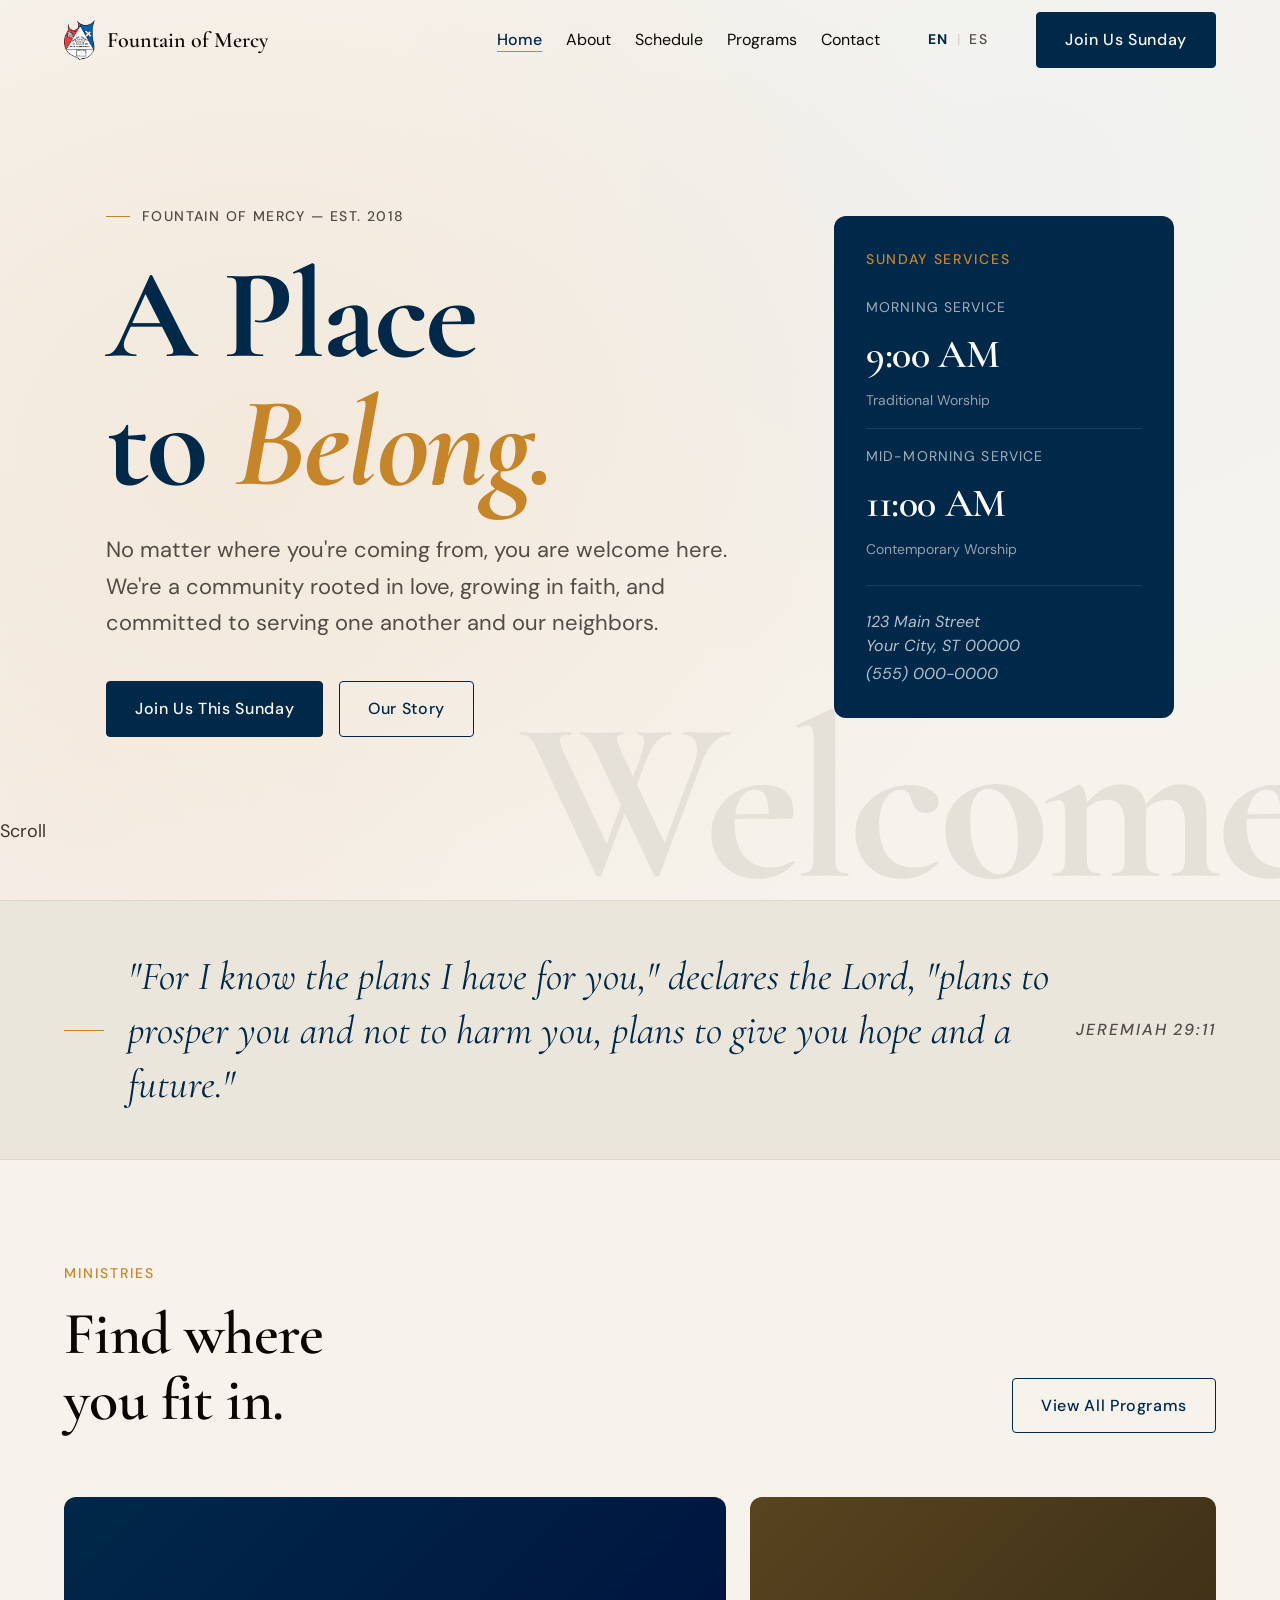
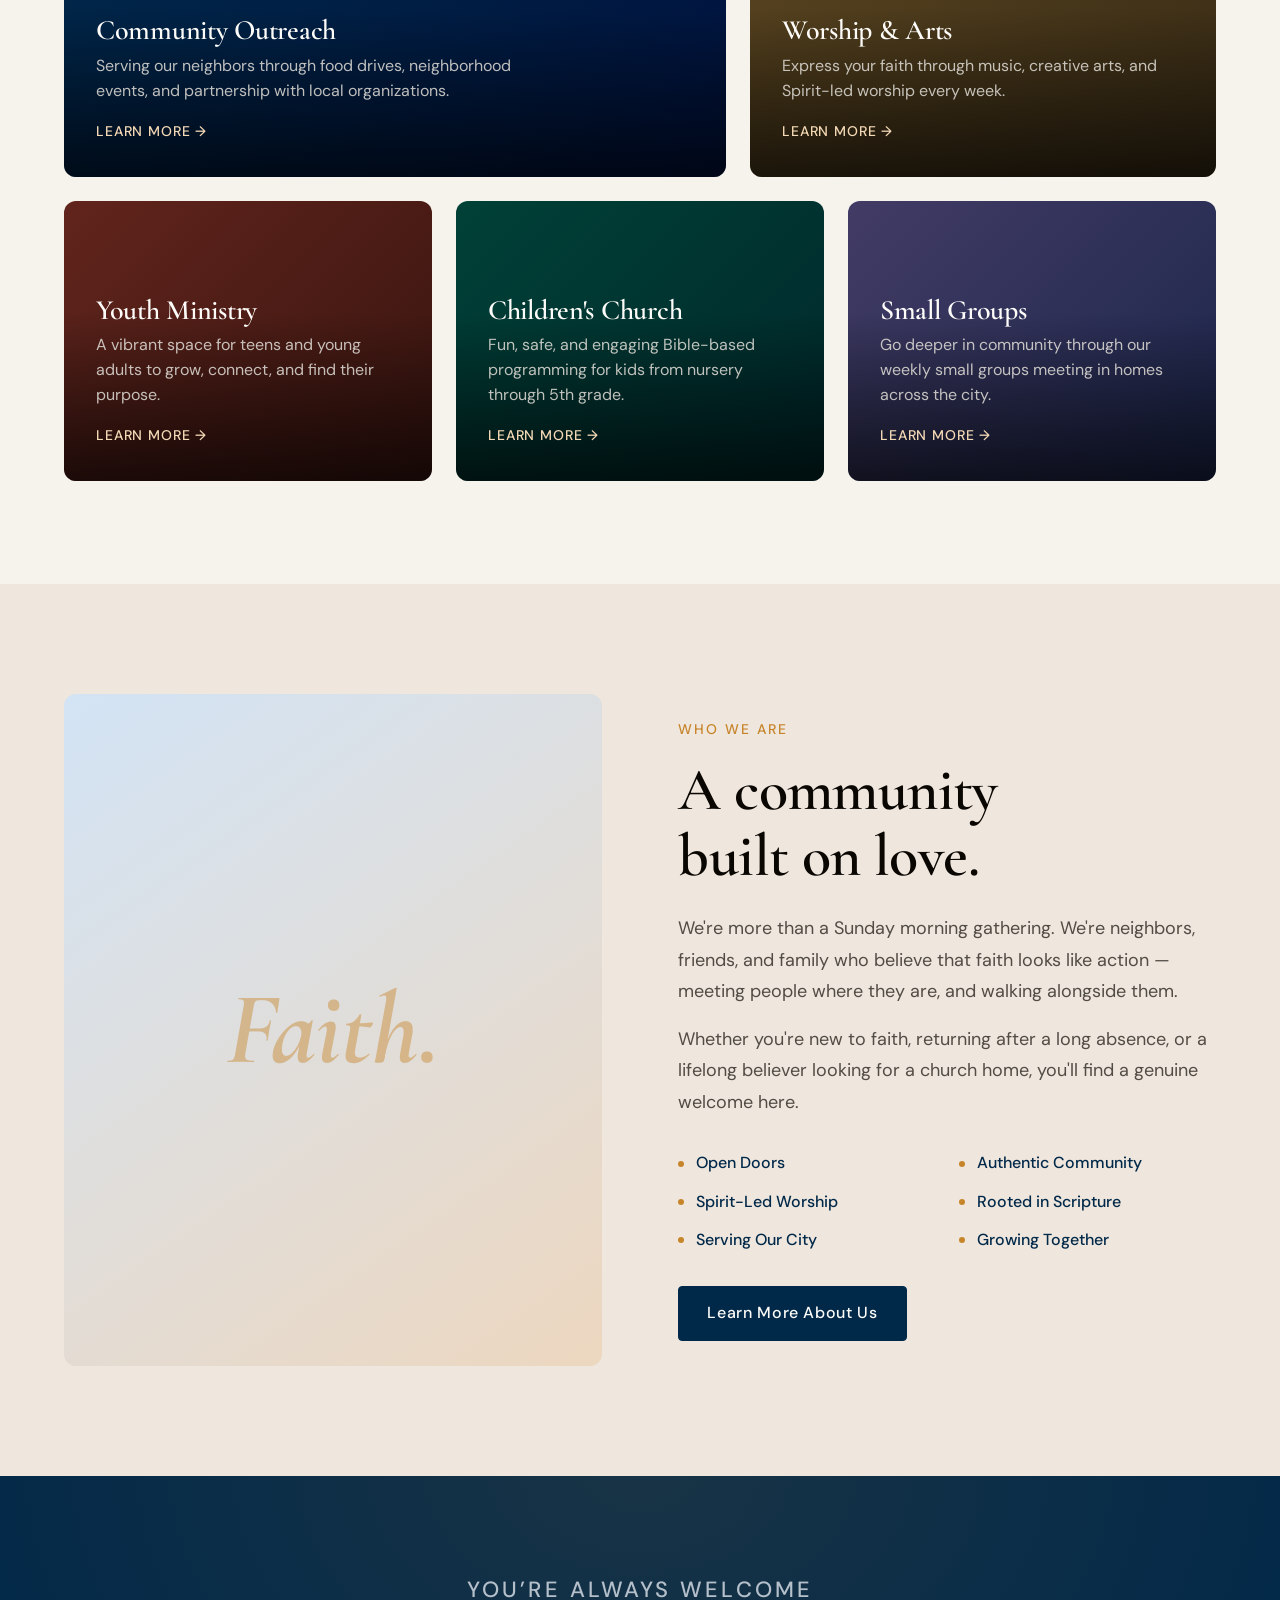
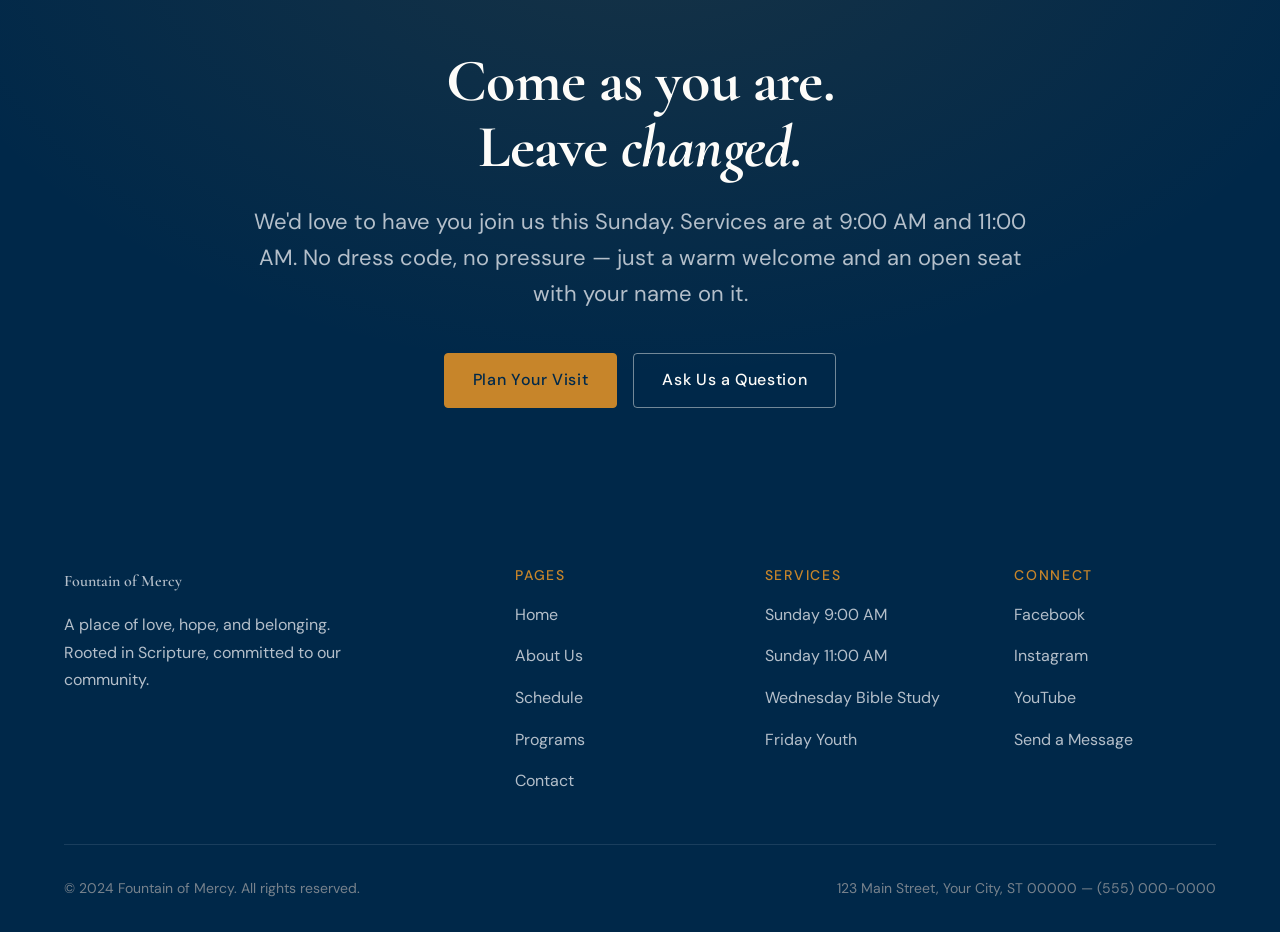
<file: index.html>
<!doctype html>
<html lang="en">
  <head>
    <meta charset="UTF-8" />
    <meta name="viewport" content="width=device-width, initial-scale=1.0" />
    <title>Fountain of Mercy — A Place to Belong</title>
    <meta
      name="description"
      content="Fountain of Mercy is a welcoming family rooted in love, hope, and service. Join us every Sunday."
    />
    <link rel="preconnect" href="https://fonts.googleapis.com" />
    <link rel="preconnect" href="https://fonts.gstatic.com" crossorigin />
    <link
      href="https://fonts.googleapis.com/css2?family=Cormorant+Garamond:ital,wght@0,400;0,600;0,700;1,400;1,600&family=DM+Sans:wght@300;400;500&display=swap"
      rel="stylesheet"
    />
    <link rel="stylesheet" href="css/style.css" />
    <link rel="alternate" hreflang="en" href="index.html" />
    <link rel="alternate" hreflang="es" href="es/index.html" />
  </head>
  <body>
    <a class="skip-link" href="#main-content">Skip to main content</a>
    <!-- ======== NAVIGATION ======== -->
    <nav class="site-nav" id="site-nav" aria-label="Main navigation">
      <div class="nav-inner">
        <a
          href="index.html"
          class="nav-logo"
          aria-label="Fountain of Mercy home"
        >
          <img src="assets/aa/aalogo1.png" alt="" class="nav-logo-img" />
          <span class="nav-logo-text">Fountain of Mercy</span>
        </a>
        <button
          class="nav-toggle"
          id="nav-toggle"
          aria-label="Open menu"
          aria-expanded="false"
        >
          <span></span><span></span><span></span>
        </button>
        <ul class="nav-links" id="nav-links" role="list">
          <li><a href="index.html">Home</a></li>
          <li><a href="about.html">About</a></li>
          <li><a href="schedule.html">Schedule</a></li>
          <li><a href="programs.html">Programs</a></li>
          <li><a href="contact.html">Contact</a></li>
        </ul>
        <div class="lang-switch" aria-label="Language selector">
          <span class="lang-switch-active">EN</span>
          <span class="lang-switch-divider" aria-hidden="true">|</span>
          <a
            href="es/index.html"
            class="lang-switch-option"
            hreflang="es"
            lang="es"
            >ES</a
          >
        </div>
        <a href="schedule.html" class="btn btn-primary nav-cta"
          >Join Us Sunday</a
        >
      </div>
    </nav>

    <main id="main-content">
      <!-- ======== HERO ======== -->
      <section class="hero" aria-label="Welcome">
        <div class="hero-bg-glow" aria-hidden="true"></div>
        <div class="hero-watermark" aria-hidden="true">Welcome</div>

        <div class="hero-inner">
          <div class="hero-content">
            <span class="hero-tag">Fountain of Mercy &mdash; Est. 2018</span>
            <h1 class="hero-heading">
              A Place<br />
              to <em>Belong.</em>
            </h1>
            <p class="hero-sub">
              No matter where you're coming from, you are welcome here. We're a
              community rooted in love, growing in faith, and committed to
              serving one another and our neighbors.
            </p>
            <div class="hero-actions">
              <a href="schedule.html" class="btn btn-primary"
                >Join Us This Sunday</a
              >
              <a href="about.html" class="btn btn-outline">Our Story</a>
            </div>
          </div>

          <div class="hero-card" aria-label="Sunday service times">
            <p class="hero-card-label">Sunday Services</p>
            <div class="hero-card-services">
              <div class="service-time">
                <span class="service-time-name">Morning Service</span>
                <span class="service-time-hour">9:00 AM</span>
                <span class="service-time-detail">Traditional Worship</span>
              </div>
              <div class="service-time">
                <span class="service-time-name">Mid-Morning Service</span>
                <span class="service-time-hour">11:00 AM</span>
                <span class="service-time-detail">Contemporary Worship</span>
              </div>
            </div>
            <address class="hero-card-address">
              123 Main Street<br />
              Your City, ST 00000<br />
              <a href="tel:+15550000000">(555) 000-0000</a>
            </address>
          </div>
        </div>

        <div class="hero-scroll" aria-hidden="true">
          <div class="hero-scroll-line"></div>
          <span>Scroll</span>
        </div>
      </section>

      <!-- ======== SCRIPTURE STRIP ======== -->
      <section class="scripture-strip" aria-label="Scripture">
        <div class="container">
          <div class="scripture-line" aria-hidden="true"></div>
          <blockquote class="scripture-text">
            "For I know the plans I have for you," declares the Lord, "plans to
            prosper you and not to harm you, plans to give you hope and a
            future."
          </blockquote>
          <cite class="scripture-ref label">Jeremiah 29:11</cite>
        </div>
      </section>

      <!-- ======== MINISTRIES PREVIEW ======== -->
      <section
        class="ministries-preview section"
        aria-labelledby="ministries-heading"
      >
        <div class="container">
          <div class="section-header">
            <div class="section-header-text">
              <span class="eyebrow">Ministries</span>
              <h2 class="heading-xl" id="ministries-heading">
                Find where<br />you fit in.
              </h2>
            </div>
            <a
              href="programs.html"
              class="btn btn-outline animate-fade"
              data-delay="2"
              >View All Programs</a
            >
          </div>

          <div class="ministries-grid">
            <a href="programs.html" class="ministry-card animate-up" data-delay="1" aria-label="Community Outreach — Learn more">
              <div class="ministry-card-bg mc-1"></div>
              <div class="ministry-card-overlay"></div>
              <div class="ministry-card-content">
                <h3>Community Outreach</h3>
                <p>
                  Serving our neighbors through food drives, neighborhood
                  events, and partnership with local organizations.
                </p>
                <span class="ministry-link" aria-hidden="true">Learn more →</span>
              </div>
            </a>

            <a href="programs.html" class="ministry-card animate-up" data-delay="2" aria-label="Worship &amp; Arts — Learn more">
              <div class="ministry-card-bg mc-2"></div>
              <div class="ministry-card-overlay"></div>
              <div class="ministry-card-content">
                <h3>Worship &amp; Arts</h3>
                <p>
                  Express your faith through music, creative arts, and
                  Spirit-led worship every week.
                </p>
                <span class="ministry-link" aria-hidden="true">Learn more →</span>
              </div>
            </a>

            <a href="programs.html" class="ministry-card animate-up" data-delay="2" aria-label="Youth Ministry — Learn more">
              <div class="ministry-card-bg mc-3"></div>
              <div class="ministry-card-overlay"></div>
              <div class="ministry-card-content">
                <h3>Youth Ministry</h3>
                <p>
                  A vibrant space for teens and young adults to grow, connect,
                  and find their purpose.
                </p>
                <span class="ministry-link" aria-hidden="true">Learn more →</span>
              </div>
            </a>

            <a href="programs.html" class="ministry-card animate-up" data-delay="3" aria-label="Children's Church — Learn more">
              <div class="ministry-card-bg mc-4"></div>
              <div class="ministry-card-overlay"></div>
              <div class="ministry-card-content">
                <h3>Children's Church</h3>
                <p>
                  Fun, safe, and engaging Bible-based programming for kids from
                  nursery through 5th grade.
                </p>
                <span class="ministry-link" aria-hidden="true">Learn more →</span>
              </div>
            </a>

            <a href="programs.html" class="ministry-card animate-up" data-delay="4" aria-label="Small Groups — Learn more">
              <div class="ministry-card-bg mc-5"></div>
              <div class="ministry-card-overlay"></div>
              <div class="ministry-card-content">
                <h3>Small Groups</h3>
                <p>
                  Go deeper in community through our weekly small groups meeting
                  in homes across the city.
                </p>
                <span class="ministry-link" aria-hidden="true">Learn more →</span>
              </div>
            </a>
          </div>
        </div>
      </section>

      <!-- ======== WELCOME / ABOUT PREVIEW ======== -->
      <section class="welcome-section" aria-labelledby="welcome-heading">
        <div class="container">
          <div class="welcome-inner">
            <div class="welcome-visual animate-fade" aria-hidden="true">
              <span class="welcome-visual-placeholder">Faith.</span>
            </div>
            <div class="welcome-content">
              <span class="eyebrow">Who We Are</span>
              <h2 class="heading-xl" id="welcome-heading">
                A community<br />built on love.
              </h2>
              <p>
                We're more than a Sunday morning gathering. We're neighbors,
                friends, and family who believe that faith looks like action —
                meeting people where they are, and walking alongside them.
              </p>
              <p>
                Whether you're new to faith, returning after a long absence, or
                a lifelong believer looking for a church home, you'll find a
                genuine welcome here.
              </p>

              <div class="welcome-values animate-up" data-delay="2">
                <span class="welcome-value">Open Doors</span>
                <span class="welcome-value">Authentic Community</span>
                <span class="welcome-value">Spirit-Led Worship</span>
                <span class="welcome-value">Rooted in Scripture</span>
                <span class="welcome-value">Serving Our City</span>
                <span class="welcome-value">Growing Together</span>
              </div>

              <a
                href="about.html"
                class="btn btn-primary animate-up"
                data-delay="3"
                >Learn More About Us</a
              >
            </div>
          </div>
        </div>
      </section>

      <!-- ======== SUNDAY CTA ======== -->
      <section class="sunday-cta" aria-labelledby="cta-heading">
        <div class="container sunday-cta-inner">
          <p class="sunday-cta-eyebrow">You&rsquo;re always welcome</p>
          <h2 id="cta-heading">
            Come as you are.<br />Leave <em>changed.</em>
          </h2>
          <p>
            We'd love to have you join us this Sunday. Services are at 9:00 AM
            and 11:00 AM. No dress code, no pressure — just a warm welcome and
            an open seat with your name on it.
          </p>
          <div class="sunday-cta-actions">
            <a href="schedule.html" class="btn btn-gold">Plan Your Visit</a>
            <a href="contact.html" class="btn btn-outline-light"
              >Ask Us a Question</a
            >
          </div>
        </div>
      </section>
    </main>

    <!-- ======== FOOTER ======== -->
    <footer class="site-footer" aria-label="Site footer">
      <div class="footer-inner">
        <div class="footer-grid">
          <div class="footer-brand">
            <p class="footer-brand-name">Fountain of Mercy</p>
            <p>
              A place of love, hope, and belonging. Rooted in Scripture,
              committed to our community.
            </p>
          </div>

          <div class="footer-col">
            <h4>Pages</h4>
            <ul>
              <li><a href="index.html">Home</a></li>
              <li><a href="about.html">About Us</a></li>
              <li><a href="schedule.html">Schedule</a></li>
              <li><a href="programs.html">Programs</a></li>
              <li><a href="contact.html">Contact</a></li>
            </ul>
          </div>

          <div class="footer-col">
            <h4>Services</h4>
            <ul>
              <li><a href="schedule.html">Sunday 9:00 AM</a></li>
              <li><a href="schedule.html">Sunday 11:00 AM</a></li>
              <li><a href="schedule.html">Wednesday Bible Study</a></li>
              <li><a href="schedule.html">Friday Youth</a></li>
            </ul>
          </div>

          <div class="footer-col">
            <h4>Connect</h4>
            <ul>
              <li><a href="#">Facebook</a></li>
              <li><a href="#">Instagram</a></li>
              <li><a href="#">YouTube</a></li>
              <li><a href="contact.html">Send a Message</a></li>
            </ul>
          </div>
        </div>

        <div class="footer-bottom">
          <p>&copy; 2024 Fountain of Mercy. All rights reserved.</p>
          <p>
            123 Main Street, Your City, ST 00000 &mdash;
            <a href="tel:+15550000000">(555) 000-0000</a>
          </p>
        </div>
      </div>
    </footer>

    <script src="js/main.js"></script>
  </body>
</html>
</file>
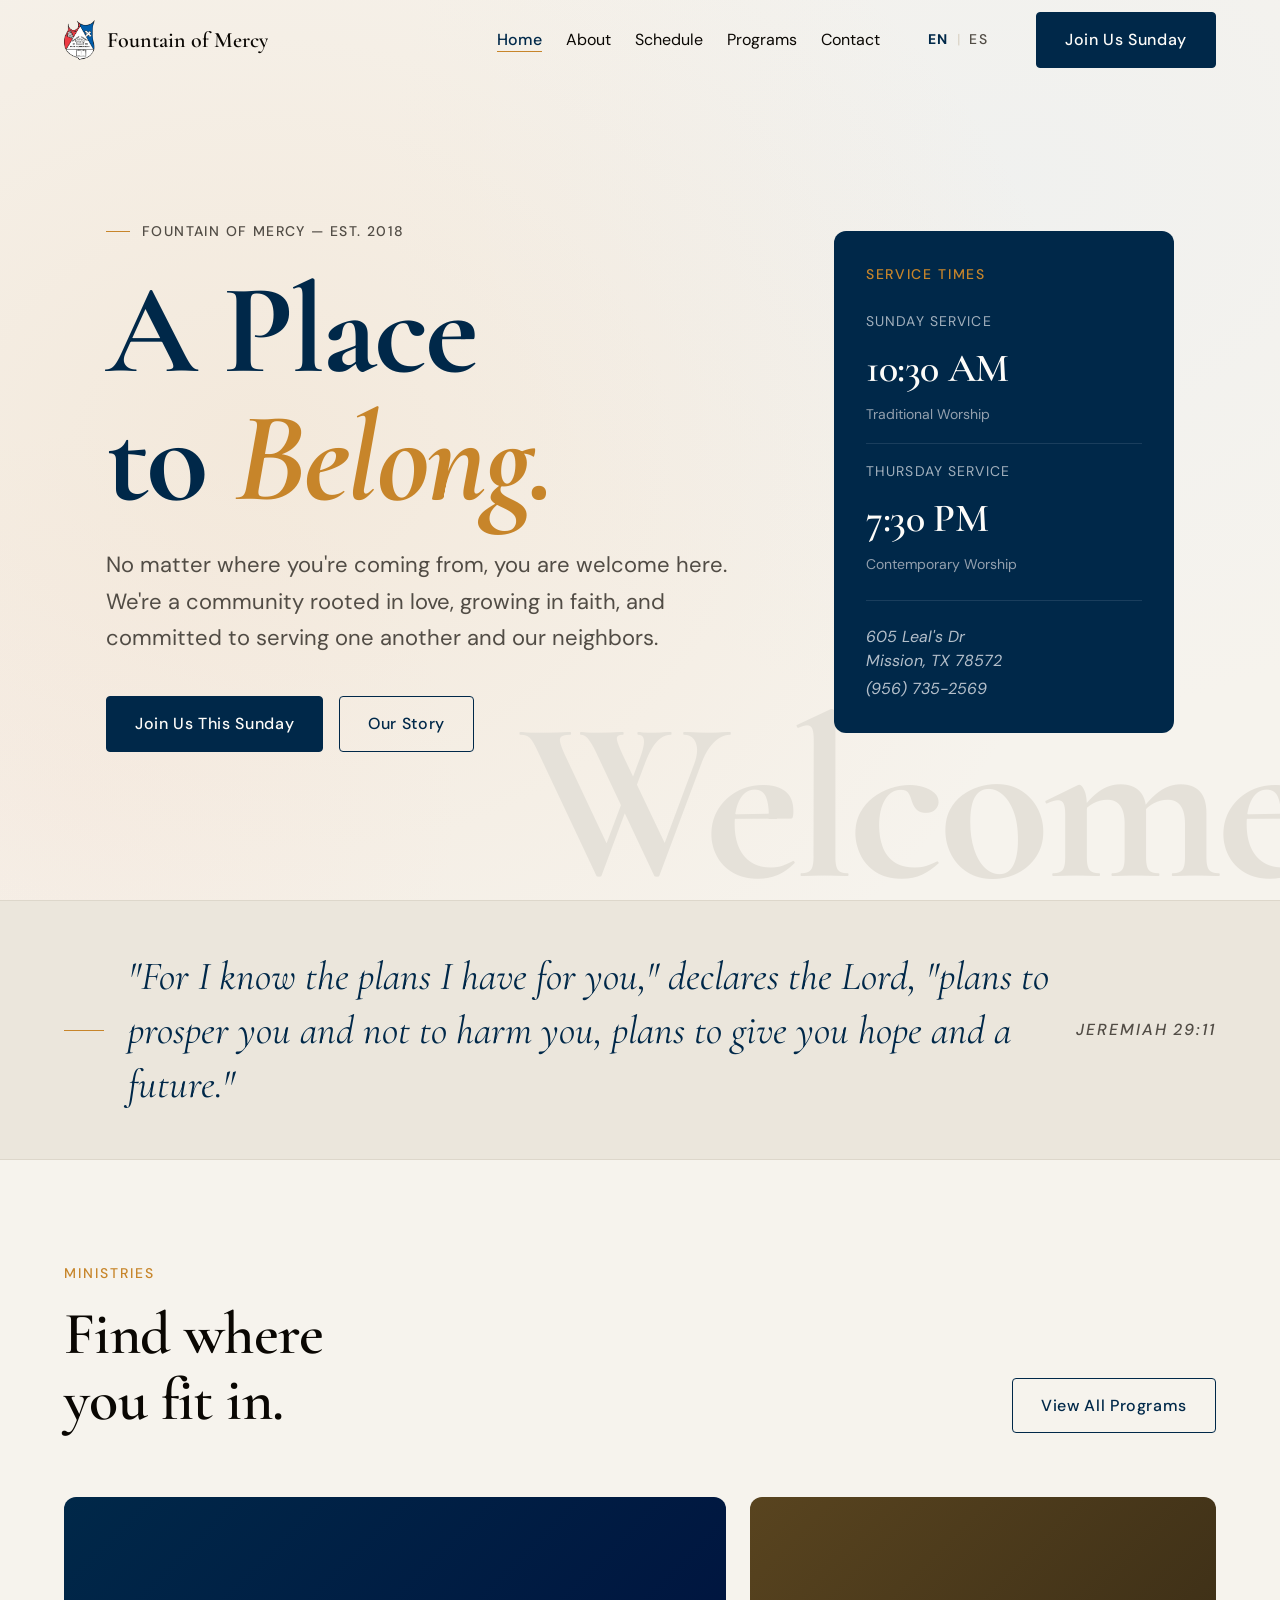
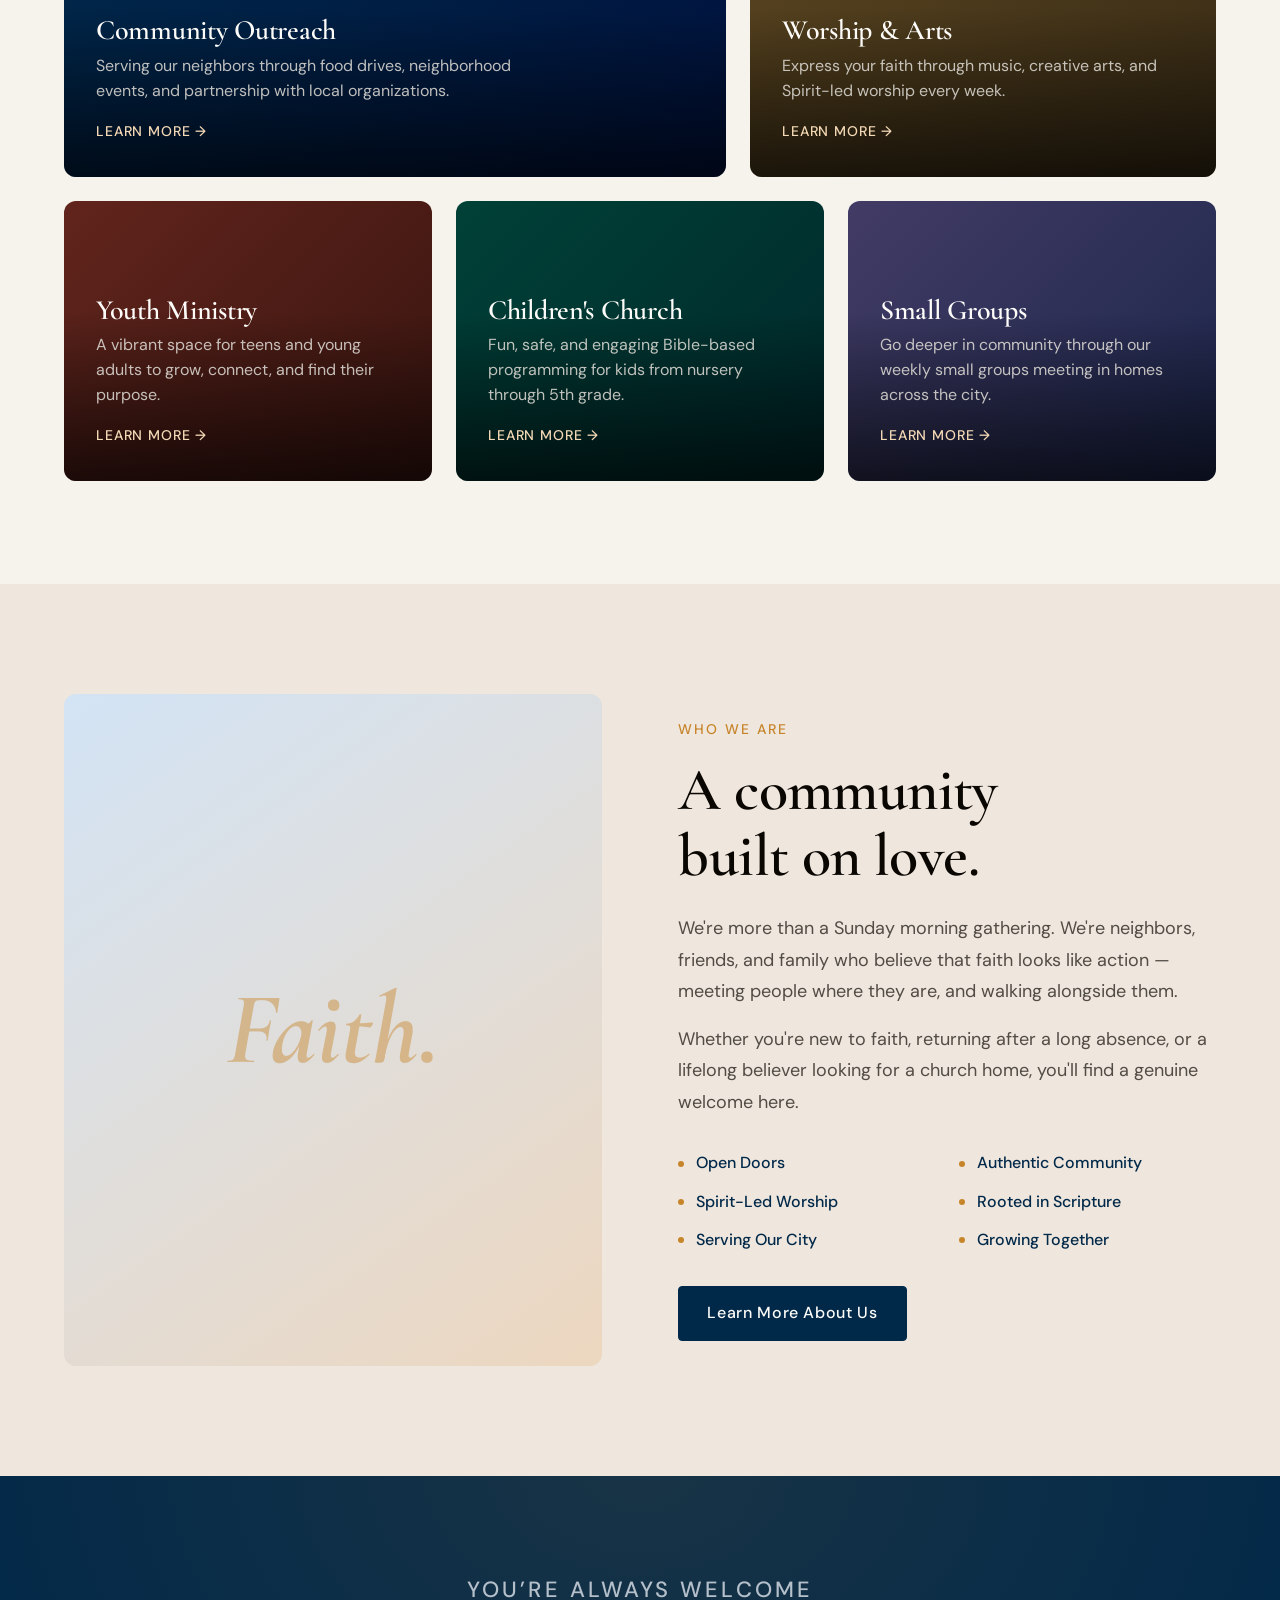
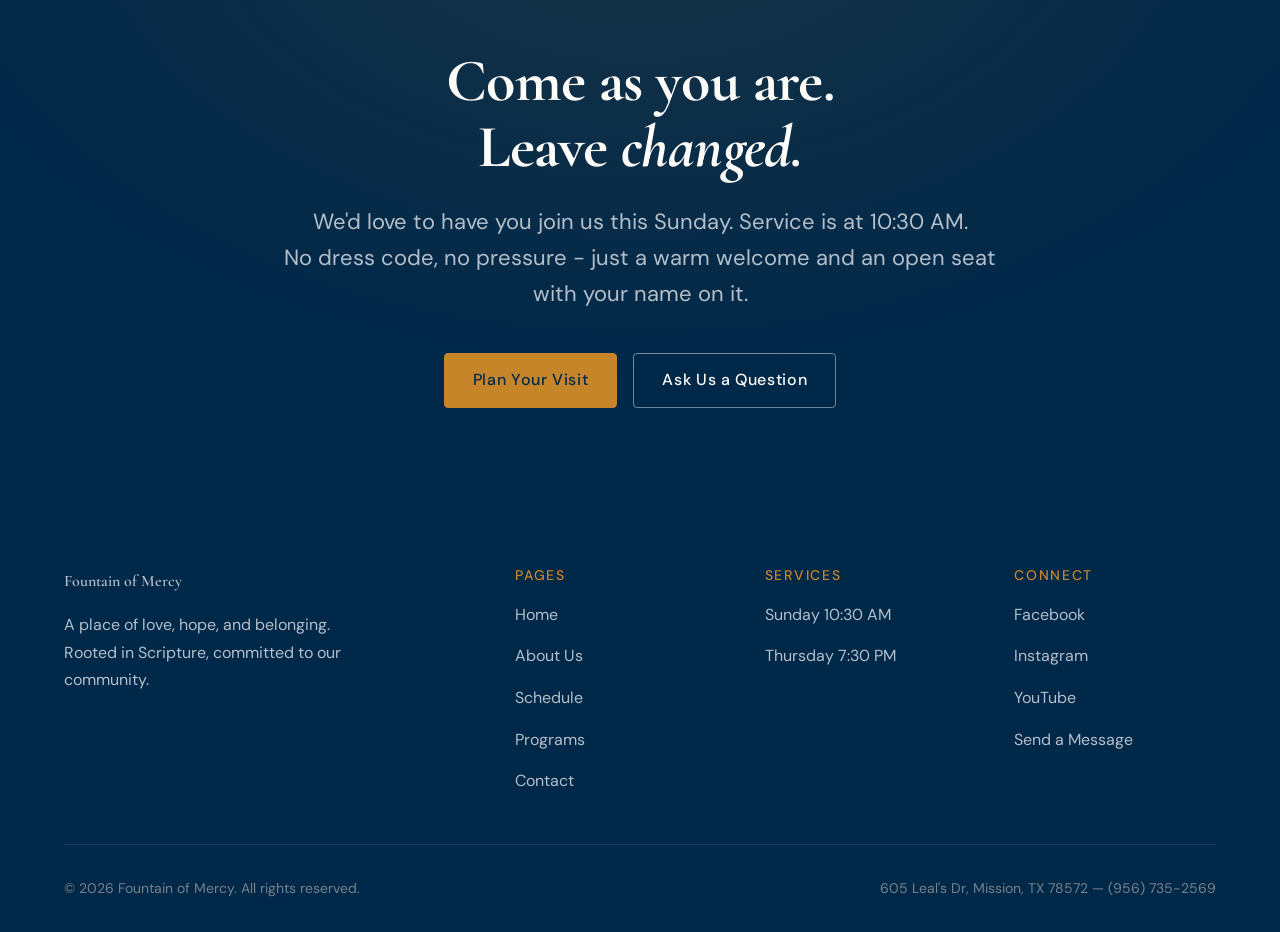
<file: en/index.html>
<!doctype html>
<html lang="en">
  <head>
    <meta charset="UTF-8" />
    <meta name="viewport" content="width=device-width, initial-scale=1.0" />
    <title>Fountain of Mercy — A Place to Belong</title>
    <meta
      name="description"
      content="Fountain of Mercy is a welcoming family rooted in love, hope, and service. Join us every Sunday."
    />
    <meta property="og:type" content="website" />
    <meta property="og:site_name" content="Fountain of Mercy" />
    <meta property="og:title" content="Fountain of Mercy — A Place to Belong" />
    <meta property="og:description" content="Fountain of Mercy is a welcoming family rooted in love, hope, and service. Join us every Sunday." />
    <meta property="og:url" content="https://www.fountainofmercy.org/en/index.html" />
    <meta property="og:image" content="https://www.fountainofmercy.org/assets/aa/aalogo1.png" />
    <meta property="og:locale" content="en_US" />
    <meta name="twitter:card" content="summary_large_image" />
    <meta name="twitter:title" content="Fountain of Mercy — A Place to Belong" />
    <meta name="twitter:description" content="Fountain of Mercy is a welcoming family rooted in love, hope, and service. Join us every Sunday." />
    <meta name="twitter:image" content="https://www.fountainofmercy.org/assets/aa/aalogo1.png" />
    <link rel="canonical" href="https://www.fountainofmercy.org/en/index.html" />
    <link rel="preconnect" href="https://fonts.googleapis.com" />
    <link rel="preconnect" href="https://fonts.gstatic.com" crossorigin />
    <link
      href="https://fonts.googleapis.com/css2?family=Cormorant+Garamond:ital,wght@0,400;0,600;0,700;1,400;1,600&family=DM+Sans:wght@300;400;500&display=swap"
      rel="stylesheet"
    />
    <link rel="stylesheet" href="../css/style.css" />
    <link rel="icon" type="image/x-icon" href="../assets/icons/favicon.ico" />
    <link rel="icon" type="image/png" sizes="192x192" href="../assets/icons/icon-192.png" />
    <link rel="apple-touch-icon" href="../assets/icons/icon-192.png" />
    <link rel="alternate" hreflang="en" href="index.html" />
    <link rel="alternate" hreflang="es" href="../es/index.html" />
  </head>
  <body>
    <a class="skip-link" href="#main-content">Skip to main content</a>
    <!-- ======== NAVIGATION ======== -->
    <nav class="site-nav" id="site-nav" aria-label="Main navigation">
      <div class="nav-inner">
        <a
          href="index.html"
          class="nav-logo"
          aria-label="Fountain of Mercy home"
        >
          <img src="../assets/aa/aalogo1.png" alt="Fountain of Mercy" class="nav-logo-img" />
          <span class="nav-logo-text">Fountain of Mercy</span>
        </a>
        <button
          class="nav-toggle"
          id="nav-toggle"
          aria-label="Open menu"
          aria-expanded="false"
        >
          <span></span><span></span><span></span>
        </button>
        <ul class="nav-links" id="nav-links" role="list">
          <li><a href="index.html">Home</a></li>
          <li><a href="about.html">About</a></li>
          <li><a href="schedule.html">Schedule</a></li>
          <li><a href="programs.html">Programs</a></li>
          <li><a href="contact.html">Contact</a></li>
        </ul>
        <div class="lang-switch" aria-label="Language selector">
          <span class="lang-switch-active">EN</span>
          <span class="lang-switch-divider" aria-hidden="true">|</span>
          <a
            href="../es/index.html"
            class="lang-switch-option"
            hreflang="es"
            lang="es"
            >ES</a
          >
        </div>
        <a href="schedule.html" class="btn btn-primary nav-cta"
          >Join Us Sunday</a
        >
      </div>
    </nav>

    <main id="main-content">
      <!-- ======== HERO ======== -->
      <section class="hero" aria-label="Welcome">
        <div class="hero-bg-glow" aria-hidden="true"></div>
        <div class="hero-watermark" aria-hidden="true">Welcome</div>

        <div class="hero-inner">
          <div class="hero-content">
            <span class="hero-tag">Fountain of Mercy &mdash; Est. 2018</span>
            <h1 class="hero-heading">
              A Place<br />
              to <em>Belong.</em>
            </h1>
            <p class="hero-sub">
              No matter where you're coming from, you are welcome here. We're a
              community rooted in love, growing in faith, and committed to
              serving one another and our neighbors.
            </p>
            <div class="hero-actions">
              <a href="schedule.html" class="btn btn-primary"
                >Join Us This Sunday</a
              >
              <a href="about.html" class="btn btn-outline">Our Story</a>
            </div>
          </div>

          <div class="hero-card" aria-label="Service Times">
            <p class="hero-card-label">Service Times</p>
            <div class="hero-card-services">
              <div class="service-time">
                <span class="service-time-name">Sunday Service</span>
                <span class="service-time-hour">10:30 AM</span>
                <span class="service-time-detail">Traditional Worship</span>
              </div>
              <div class="service-time">
                <span class="service-time-name">Thursday Service</span>
                <span class="service-time-hour">7:30 PM</span>
                <span class="service-time-detail">Contemporary Worship</span>
              </div>
            </div>
            <address class="hero-card-address">
              605 Leal's Dr<br />
              Mission, TX 78572<br />
              <a href="tel:+19567352569">(956) 735-2569</a>
            </address>
          </div>
        </div>
      </section>

      <!-- ======== SCRIPTURE STRIP ======== -->
      <section class="scripture-strip" aria-label="Scripture">
        <div class="container">
          <div class="scripture-line" aria-hidden="true"></div>
          <blockquote class="scripture-text">
            "For I know the plans I have for you," declares the Lord, "plans to
            prosper you and not to harm you, plans to give you hope and a
            future."
          </blockquote>
          <cite class="scripture-ref label">Jeremiah 29:11</cite>
        </div>
      </section>

      <!-- ======== MINISTRIES PREVIEW ======== -->
      <section
        class="ministries-preview section"
        aria-labelledby="ministries-heading"
      >
        <div class="container">
          <div class="section-header">
            <div class="section-header-text">
              <span class="eyebrow">Ministries</span>
              <h2 class="heading-xl" id="ministries-heading">
                Find where<br />you fit in.
              </h2>
            </div>
            <a
              href="programs.html"
              class="btn btn-outline animate-fade"
              data-delay="2"
              >View All Programs</a
            >
          </div>

          <div class="ministries-grid">
            <a
              href="programs.html"
              class="ministry-card animate-up"
              data-delay="1"
              aria-label="Community Outreach — Learn more"
            >
              <div class="ministry-card-bg mc-1"></div>

              <div class="ministry-card-overlay"></div>

              <div class="ministry-card-content">
                <h3>Community Outreach</h3>
                <p>
                  Serving our neighbors through food drives, neighborhood
                  events, and partnership with local organizations.
                </p>
                <span class="ministry-link" aria-hidden="true"
                  >Learn more →</span
                >
              </div>
            </a>

            <a
              href="programs.html"
              class="ministry-card animate-up"
              data-delay="2"
              aria-label="Worship &amp; Arts — Learn more"
            >
              <div class="ministry-card-bg mc-2"></div>
              <div class="ministry-card-overlay"></div>
              <div class="ministry-card-content">
                <h3>Worship &amp; Arts</h3>
                <p>
                  Express your faith through music, creative arts, and
                  Spirit-led worship every week.
                </p>
                <span class="ministry-link" aria-hidden="true"
                  >Learn more →</span
                >
              </div>
            </a>

            <a
              href="programs.html"
              class="ministry-card animate-up"
              data-delay="2"
              aria-label="Youth Ministry — Learn more"
            >
              <div class="ministry-card-bg mc-3"></div>
              <div class="ministry-card-overlay"></div>
              <div class="ministry-card-content">
                <h3>Youth Ministry</h3>
                <p>
                  A vibrant space for teens and young adults to grow, connect,
                  and find their purpose.
                </p>
                <span class="ministry-link" aria-hidden="true"
                  >Learn more →</span
                >
              </div>
            </a>

            <a
              href="programs.html"
              class="ministry-card animate-up"
              data-delay="3"
              aria-label="Children's Church — Learn more"
            >
              <div class="ministry-card-bg mc-4"></div>
              <div class="ministry-card-overlay"></div>
              <div class="ministry-card-content">
                <h3>Children's Church</h3>
                <p>
                  Fun, safe, and engaging Bible-based programming for kids from
                  nursery through 5th grade.
                </p>
                <span class="ministry-link" aria-hidden="true"
                  >Learn more →</span
                >
              </div>
            </a>

            <a
              href="programs.html"
              class="ministry-card animate-up"
              data-delay="4"
              aria-label="Small Groups — Learn more"
            >
              <div class="ministry-card-bg mc-5"></div>
              <div class="ministry-card-overlay"></div>
              <div class="ministry-card-content">
                <h3>Small Groups</h3>
                <p>
                  Go deeper in community through our weekly small groups meeting
                  in homes across the city.
                </p>
                <span class="ministry-link" aria-hidden="true"
                  >Learn more →</span
                >
              </div>
            </a>
          </div>
        </div>
      </section>

      <!-- ======== WELCOME / ABOUT PREVIEW ======== -->
      <section class="welcome-section" aria-labelledby="welcome-heading">
        <div class="container">
          <div class="welcome-inner">
            <div class="welcome-visual animate-fade" aria-hidden="true">
              <span class="welcome-visual-placeholder">Faith.</span>
            </div>
            <div class="welcome-content">
              <span class="eyebrow">Who We Are</span>
              <h2 class="heading-xl" id="welcome-heading">
                A community<br />built on love.
              </h2>
              <p>
                We're more than a Sunday morning gathering. We're neighbors,
                friends, and family who believe that faith looks like action —
                meeting people where they are, and walking alongside them.
              </p>
              <p>
                Whether you're new to faith, returning after a long absence, or
                a lifelong believer looking for a church home, you'll find a
                genuine welcome here.
              </p>

              <div class="welcome-values animate-up" data-delay="2">
                <span class="welcome-value">Open Doors</span>
                <span class="welcome-value">Authentic Community</span>
                <span class="welcome-value">Spirit-Led Worship</span>
                <span class="welcome-value">Rooted in Scripture</span>
                <span class="welcome-value">Serving Our City</span>
                <span class="welcome-value">Growing Together</span>
              </div>

              <a
                href="about.html"
                class="btn btn-primary animate-up"
                data-delay="3"
                >Learn More About Us</a
              >
            </div>
          </div>
        </div>
      </section>

      <!-- ======== SUNDAY CTA ======== -->
      <section class="sunday-cta" aria-labelledby="cta-heading">
        <div class="container sunday-cta-inner">
          <p class="sunday-cta-eyebrow">You&rsquo;re always welcome</p>
          <h2 id="cta-heading">
            Come as you are.<br />Leave <em>changed.</em>
          </h2>
          <p>
            We'd love to have you join us this Sunday. Service is at 10:30 AM.</br>
            No dress code, no pressure - just a warm welcome and an open seat</br>
            with your name on it.
          </p>
          <div class="sunday-cta-actions">
            <a href="schedule.html" class="btn btn-gold">Plan Your Visit</a>
            <a href="contact.html" class="btn btn-outline-light"
              >Ask Us a Question</a
            >
          </div>
        </div>
      </section>
    </main>

    <!-- ======== FOOTER ======== -->
    <footer class="site-footer" aria-label="Site footer">
      <div class="footer-inner">
        <div class="footer-grid">
          <div class="footer-brand">
            <p class="footer-brand-name">Fountain of Mercy</p>
            <p>
              A place of love, hope, and belonging. Rooted in Scripture,
              committed to our community.
            </p>
          </div>
          <div class="footer-col">
            <h4>Pages</h4>
            <ul>
              <li><a href="index.html">Home</a></li>
              <li><a href="about.html">About Us</a></li>
              <li><a href="schedule.html">Schedule</a></li>
              <li><a href="programs.html">Programs</a></li>
              <li><a href="contact.html">Contact</a></li>
            </ul>
          </div>
          <div class="footer-col">
            <h4>Services</h4>
            <ul>
              <li><a href="schedule.html">Sunday 10:30 AM</a></li>
              <li><a href="schedule.html">Thursday 7:30 PM</a></li>
            </ul>
          </div>
          <div class="footer-col">
            <h4>Connect</h4>
            <ul>
              <li>
                <a href="https://www.facebook.com/fdmpalmview">Facebook</a>
              </li>
              <li>
                <a href="https://www.instagram.com/fdmpalmview">Instagram</a>
              </li>
              <li>
                <a href="https://www.youtube.com/@fdmpalmview">YouTube</a>
              </li>
              <li><a href="contact.html">Send a Message</a></li>
            </ul>
          </div>
        </div>
        <div class="footer-bottom">
          <p>&copy; 2026 Fountain of Mercy. All rights reserved.</p>
          <p>
            605 Leal's Dr, Mission, TX 78572 &mdash;
            <a href="tel:+19567352569">(956) 735-2569</a>
          </p>
        </div>
      </div>
    </footer>

    <script src="../js/main.js"></script>
    <!-- impeccable-live-start -->
    <script src="http://localhost:8400/live.js"></script>
    <!-- impeccable-live-end -->
  </body>
</html>
</file>
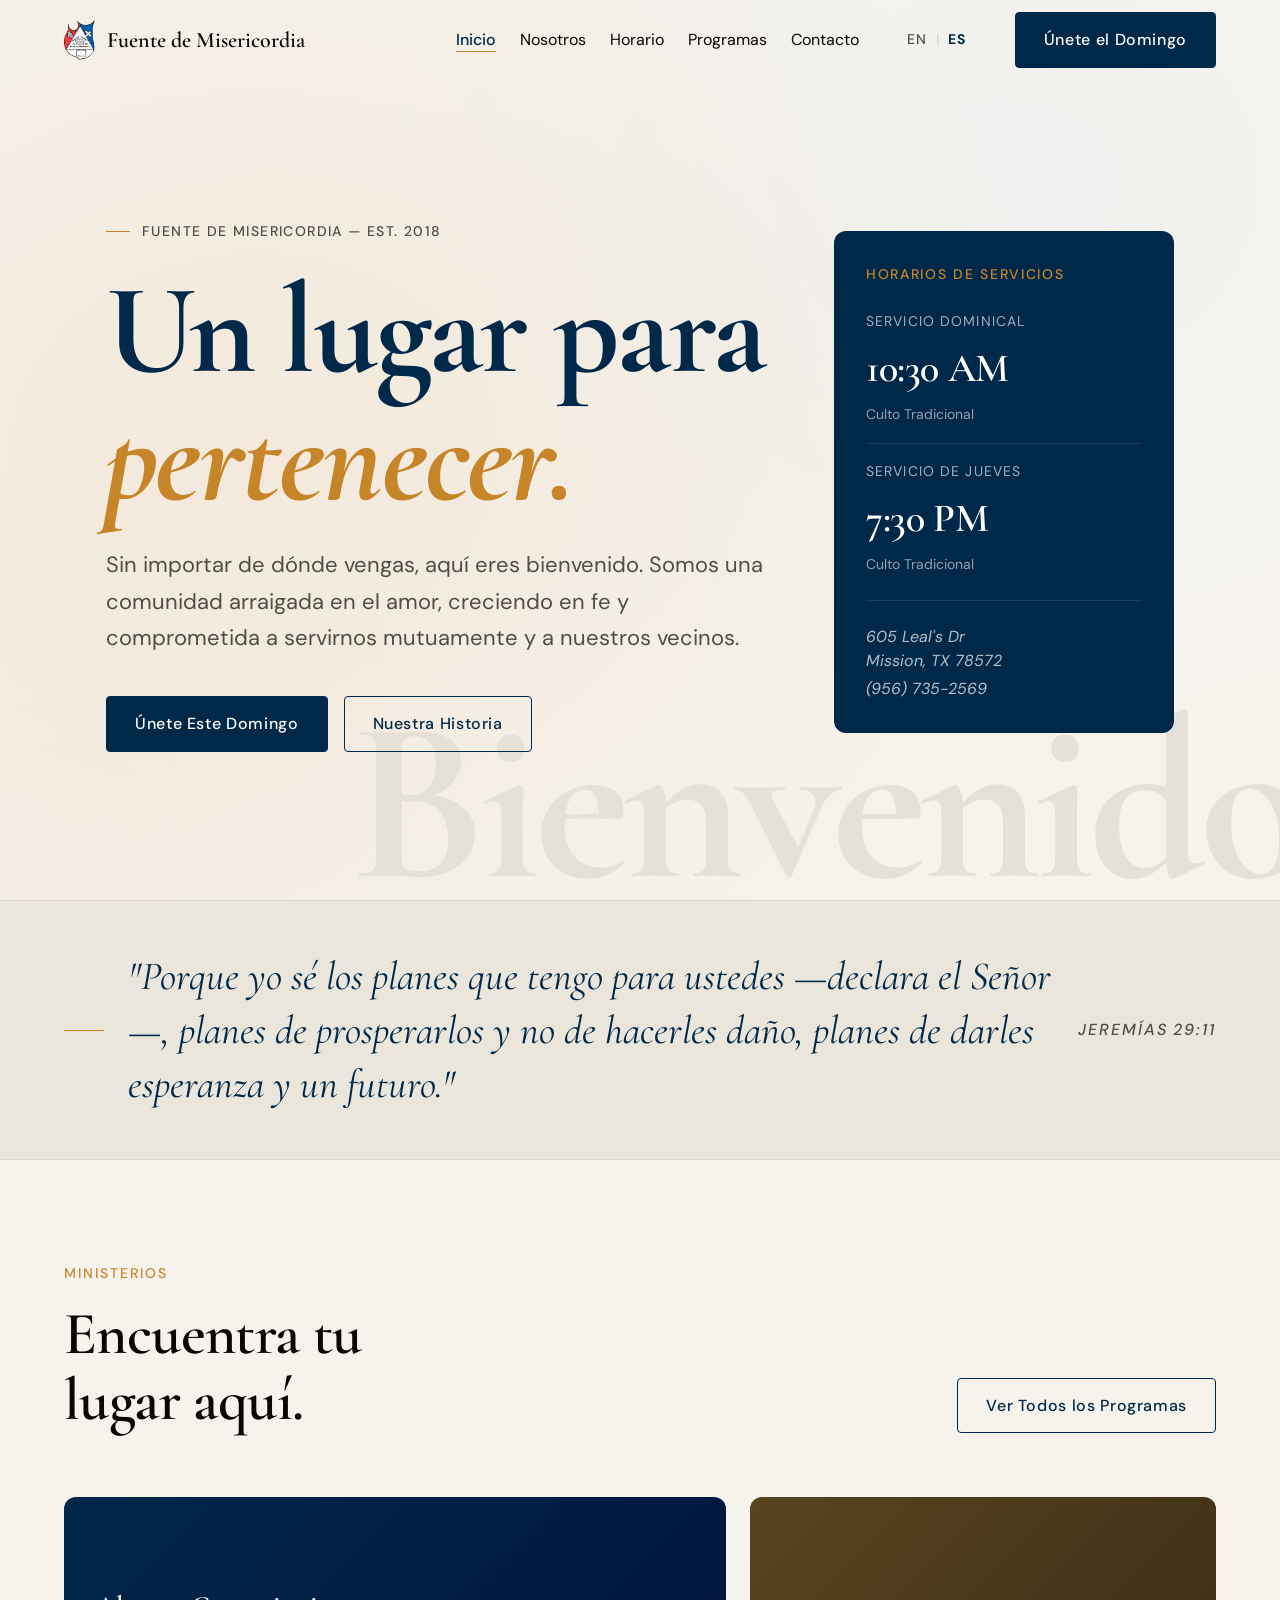
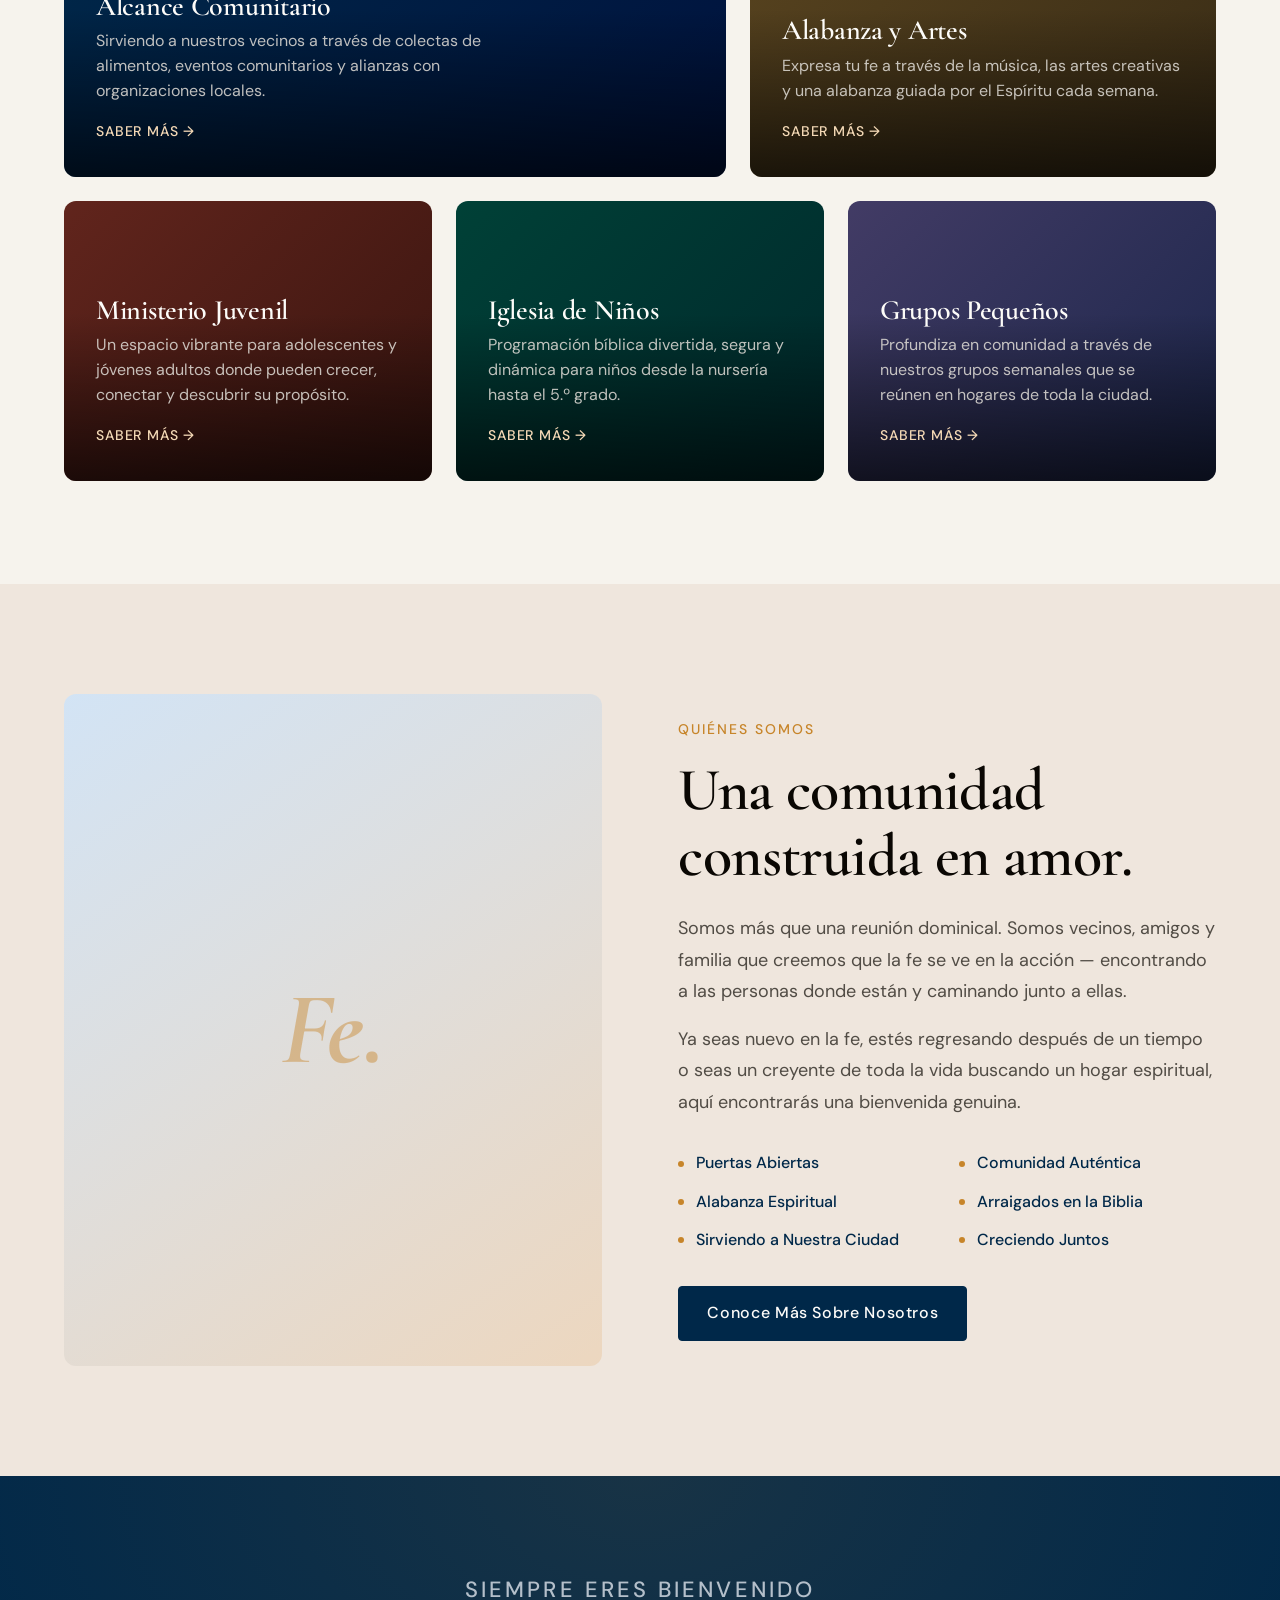
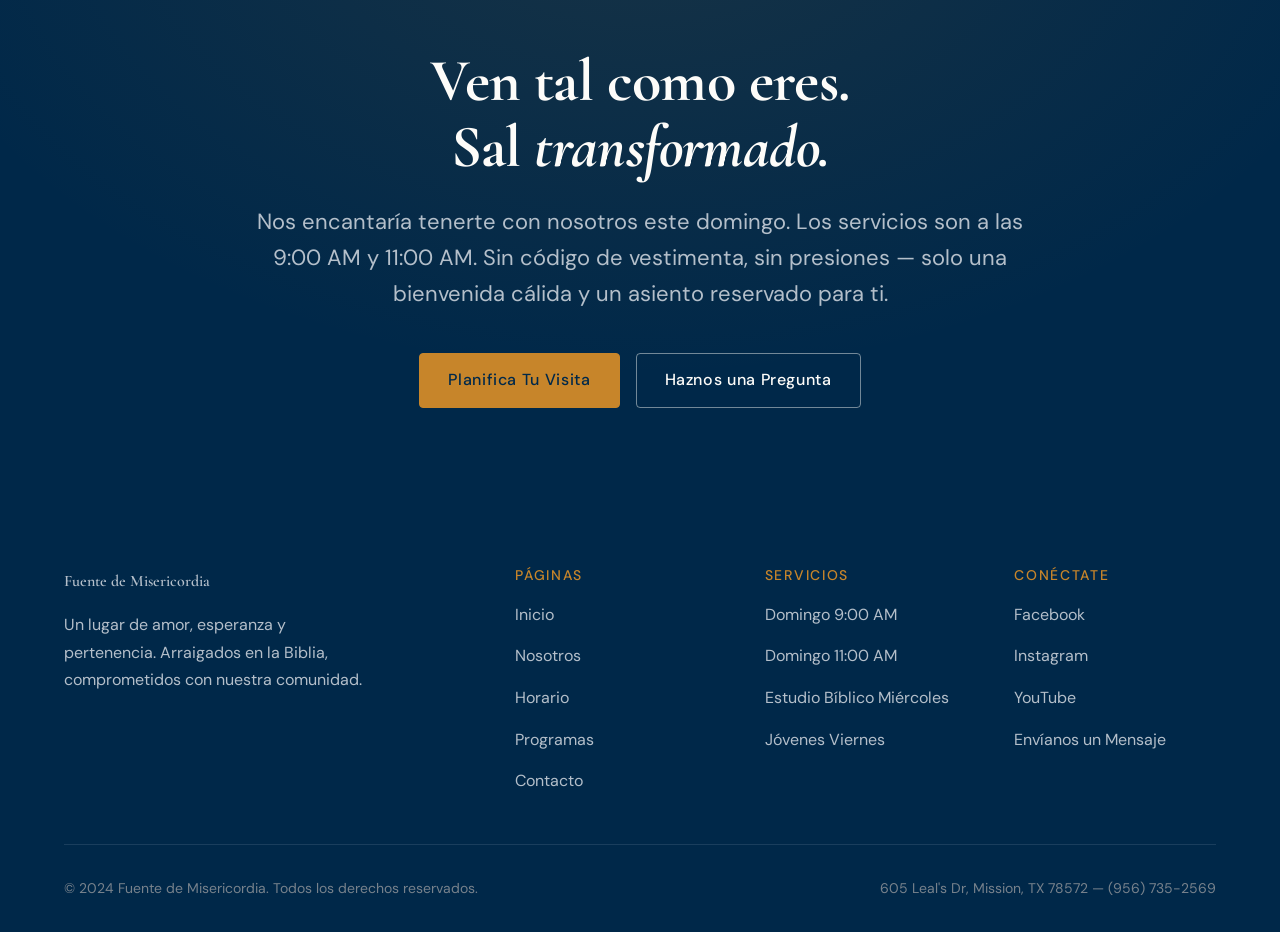
<file: es/index.html>
<!doctype html>
<html lang="es">
  <head>
    <meta charset="UTF-8" />
    <meta name="viewport" content="width=device-width, initial-scale=1.0" />
    <title>Fuente de Misericordia — Un Lugar Donde Pertenecer</title>
    <meta
      name="description"
      content="Fuente de Misericordia es una familia acogedora arraigada en el amor, la esperanza y el servicio. Únete a nosotros cada domingo."
    />
    <meta property="og:type" content="website" />
    <meta property="og:site_name" content="Fuente de Misericordia" />
    <meta property="og:title" content="Fuente de Misericordia — Un Lugar Donde Pertenecer" />
    <meta property="og:description" content="Fuente de Misericordia es una familia acogedora arraigada en el amor, la esperanza y el servicio. Únete a nosotros cada domingo." />
    <meta property="og:url" content="https://www.fountainofmercy.org/es/index.html" />
    <meta property="og:image" content="https://www.fountainofmercy.org/assets/aa/aalogo1.png" />
    <meta property="og:locale" content="es_US" />
    <meta name="twitter:card" content="summary_large_image" />
    <meta name="twitter:title" content="Fuente de Misericordia — Un Lugar Donde Pertenecer" />
    <meta name="twitter:description" content="Fuente de Misericordia es una familia acogedora arraigada en el amor, la esperanza y el servicio. Únete a nosotros cada domingo." />
    <meta name="twitter:image" content="https://www.fountainofmercy.org/assets/aa/aalogo1.png" />
    <link rel="canonical" href="https://www.fountainofmercy.org/es/index.html" />
    <link rel="preconnect" href="https://fonts.googleapis.com" />
    <link rel="preconnect" href="https://fonts.gstatic.com" crossorigin />
    <link
      href="https://fonts.googleapis.com/css2?family=Cormorant+Garamond:ital,wght@0,400;0,600;0,700;1,400;1,600&family=DM+Sans:wght@300;400;500&display=swap"
      rel="stylesheet"
    />
    <link rel="stylesheet" href="../css/style.css" />
    <link rel="icon" type="image/x-icon" href="../assets/icons/favicon.ico" />
    <link rel="icon" type="image/png" sizes="192x192" href="../assets/icons/icon-192.png" />
    <link rel="apple-touch-icon" href="../assets/icons/icon-192.png" />
    <link rel="alternate" hreflang="en" href="../en/index.html" />
    <link rel="alternate" hreflang="es" href="index.html" />
  </head>
  <body>
    <a class="skip-link" href="#main-content">Saltar al contenido principal</a>
    <!-- ======== NAVEGACIÓN ======== -->
    <nav class="site-nav" id="site-nav" aria-label="Navegación principal">
      <div class="nav-inner">
        <a
          href="index.html"
          class="nav-logo"
          aria-label="Fuente de Misericordia inicio"
        >
          <img src="../assets/aa/aalogo1.png" alt="Fuente de Misericordia" class="nav-logo-img" />
          <span class="nav-logo-text">Fuente de Misericordia</span>
        </a>
        <button
          class="nav-toggle"
          id="nav-toggle"
          aria-label="Abrir menú"
          aria-expanded="false"
        >
          <span></span><span></span><span></span>
        </button>
        <ul class="nav-links" id="nav-links" role="list">
          <li><a href="index.html">Inicio</a></li>
          <li><a href="about.html">Nosotros</a></li>
          <li><a href="schedule.html">Horario</a></li>
          <li><a href="programs.html">Programas</a></li>
          <li><a href="contact.html">Contacto</a></li>
        </ul>
        <div class="lang-switch" aria-label="Selector de idioma">
          <a
            href="../EN/index.html"
            class="lang-switch-option"
            hreflang="en"
            lang="en"
            >EN</a
          >
          <span class="lang-switch-divider" aria-hidden="true">|</span>
          <span class="lang-switch-active">ES</span>
        </div>
        <a href="schedule.html" class="btn btn-primary nav-cta"
          >Únete el Domingo</a
        >
      </div>
    </nav>

    <main id="main-content">
      <!-- ======== HERO ======== -->
      <section class="hero" aria-label="Bienvenida">
        <div class="hero-bg-glow" aria-hidden="true"></div>
        <div class="hero-watermark" aria-hidden="true">Bienvenido</div>

        <div class="hero-inner">
          <div class="hero-content">
            <span class="hero-tag"
              >Fuente de Misericordia &mdash; Est. 2018</span
            >
            <h1 class="hero-heading">
              Un lugar para<br />
              <em>pertenecer.</em>
            </h1>
            <p class="hero-sub">
              Sin importar de dónde vengas, aquí eres bienvenido. Somos una
              comunidad arraigada en el amor, creciendo en fe y comprometida a
              servirnos mutuamente y a nuestros vecinos.
            </p>
            <div class="hero-actions">
              <a href="schedule.html" class="btn btn-primary"
                >Únete Este Domingo</a
              >
              <a href="about.html" class="btn btn-outline">Nuestra Historia</a>
            </div>
          </div>

          <div class="hero-card" aria-label="Horarios de Servicios">
            <p class="hero-card-label">Horarios de Servicios</p>
            <div class="hero-card-services">
              <div class="service-time">
                <span class="service-time-name">Servicio Dominical</span>
                <span class="service-time-hour">10:30 AM</span>
                <span class="service-time-detail">Culto Tradicional</span>
              </div>
              <div class="service-time">
                <span class="service-time-name">Servicio de Jueves</span>
                <span class="service-time-hour">7:30 PM</span>
                <span class="service-time-detail">Culto Tradicional</span>
              </div>
            </div>
            <address class="hero-card-address">
              605 Leal's Dr<br />
              Mission, TX 78572<br />
              <a href="tel:+19567352569">(956) 735-2569</a>
            </address>
          </div>
        </div>
      </section>

      <!-- ======== VERSÍCULO ======== -->
      <section class="scripture-strip" aria-label="Versículo bíblico">
        <div class="container">
          <div class="scripture-line" aria-hidden="true"></div>
          <blockquote class="scripture-text">
            "Porque yo sé los planes que tengo para ustedes —declara el Señor—,
            planes de prosperarlos y no de hacerles daño, planes de darles
            esperanza y un futuro."
          </blockquote>
          <cite class="scripture-ref label">Jeremías 29:11</cite>
        </div>
      </section>

      <!-- ======== MINISTERIOS ======== -->
      <section
        class="ministries-preview section"
        aria-labelledby="ministerios-heading"
      >
        <div class="container">
          <div class="section-header">
            <div class="section-header-text">
              <span class="eyebrow">Ministerios</span>
              <h2 class="heading-xl" id="ministerios-heading">
                Encuentra tu<br />lugar aquí.
              </h2>
            </div>
            <a
              href="programs.html"
              class="btn btn-outline animate-fade"
              data-delay="2"
              >Ver Todos los Programas</a
            >
          </div>

          <div class="ministries-grid">
            <a
              href="programs.html"
              class="ministry-card animate-up"
              data-delay="1"
              aria-label="Alcance Comunitario — Saber más"
            >
              <div class="ministry-card-bg mc-1"></div>
              <div class="ministry-card-overlay"></div>
              <div class="ministry-card-content">
                <h3>Alcance Comunitario</h3>
                <p>
                  Sirviendo a nuestros vecinos a través de colectas de
                  alimentos, eventos comunitarios y alianzas con organizaciones
                  locales.
                </p>
                <span class="ministry-link" aria-hidden="true"
                  >Saber más →</span
                >
              </div>
            </a>

            <a
              href="programs.html"
              class="ministry-card animate-up"
              data-delay="2"
              aria-label="Alabanza y Artes — Saber más"
            >
              <div class="ministry-card-bg mc-2"></div>
              <div class="ministry-card-overlay"></div>
              <div class="ministry-card-content">
                <h3>Alabanza y Artes</h3>
                <p>
                  Expresa tu fe a través de la música, las artes creativas y una
                  alabanza guiada por el Espíritu cada semana.
                </p>
                <span class="ministry-link" aria-hidden="true"
                  >Saber más →</span
                >
              </div>
            </a>

            <a
              href="programs.html"
              class="ministry-card animate-up"
              data-delay="2"
              aria-label="Ministerio Juvenil — Saber más"
            >
              <div class="ministry-card-bg mc-3"></div>
              <div class="ministry-card-overlay"></div>
              <div class="ministry-card-content">
                <h3>Ministerio Juvenil</h3>
                <p>
                  Un espacio vibrante para adolescentes y jóvenes adultos donde
                  pueden crecer, conectar y descubrir su propósito.
                </p>
                <span class="ministry-link" aria-hidden="true"
                  >Saber más →</span
                >
              </div>
            </a>

            <a
              href="programs.html"
              class="ministry-card animate-up"
              data-delay="3"
              aria-label="Iglesia de Niños — Saber más"
            >
              <div class="ministry-card-bg mc-4"></div>
              <div class="ministry-card-overlay"></div>
              <div class="ministry-card-content">
                <h3>Iglesia de Niños</h3>
                <p>
                  Programación bíblica divertida, segura y dinámica para niños
                  desde la nursería hasta el 5.º grado.
                </p>
                <span class="ministry-link" aria-hidden="true"
                  >Saber más →</span
                >
              </div>
            </a>

            <a
              href="programs.html"
              class="ministry-card animate-up"
              data-delay="4"
              aria-label="Grupos Pequeños — Saber más"
            >
              <div class="ministry-card-bg mc-5"></div>
              <div class="ministry-card-overlay"></div>
              <div class="ministry-card-content">
                <h3>Grupos Pequeños</h3>
                <p>
                  Profundiza en comunidad a través de nuestros grupos semanales
                  que se reúnen en hogares de toda la ciudad.
                </p>
                <span class="ministry-link" aria-hidden="true"
                  >Saber más →</span
                >
              </div>
            </a>
          </div>
        </div>
      </section>

      <!-- ======== QUIÉNES SOMOS ======== -->
      <section class="welcome-section" aria-labelledby="bienvenida-heading">
        <div class="container">
          <div class="welcome-inner">
            <div class="welcome-visual animate-fade" aria-hidden="true">
              <span class="welcome-visual-placeholder">Fe.</span>
            </div>
            <div class="welcome-content">
              <span class="eyebrow">Quiénes Somos</span>
              <h2 class="heading-xl" id="bienvenida-heading">
                Una comunidad<br />construida en amor.
              </h2>
              <p>
                Somos más que una reunión dominical. Somos vecinos, amigos y
                familia que creemos que la fe se ve en la acción — encontrando a
                las personas donde están y caminando junto a ellas.
              </p>
              <p>
                Ya seas nuevo en la fe, estés regresando después de un tiempo o
                seas un creyente de toda la vida buscando un hogar espiritual,
                aquí encontrarás una bienvenida genuina.
              </p>

              <div class="welcome-values animate-up" data-delay="2">
                <span class="welcome-value">Puertas Abiertas</span>
                <span class="welcome-value">Comunidad Auténtica</span>
                <span class="welcome-value">Alabanza Espiritual</span>
                <span class="welcome-value">Arraigados en la Biblia</span>
                <span class="welcome-value">Sirviendo a Nuestra Ciudad</span>
                <span class="welcome-value">Creciendo Juntos</span>
              </div>

              <a
                href="about.html"
                class="btn btn-primary animate-up"
                data-delay="3"
                >Conoce Más Sobre Nosotros</a
              >
            </div>
          </div>
        </div>
      </section>

      <!-- ======== CTA DOMINGO ======== -->
      <section class="sunday-cta" aria-labelledby="cta-heading">
        <div class="container sunday-cta-inner">
          <p class="sunday-cta-eyebrow">Siempre eres bienvenido</p>
          <h2 id="cta-heading">
            Ven tal como eres.<br />Sal <em>transformado.</em>
          </h2>
          <p>
            Nos encantaría tenerte con nosotros este domingo. Los servicios son
            a las 9:00 AM y 11:00 AM. Sin código de vestimenta, sin presiones —
            solo una bienvenida cálida y un asiento reservado para ti.
          </p>
          <div class="sunday-cta-actions">
            <a href="schedule.html" class="btn btn-gold">Planifica Tu Visita</a>
            <a href="contact.html" class="btn btn-outline-light"
              >Haznos una Pregunta</a
            >
          </div>
        </div>
      </section>
    </main>

    <!-- ======== PIE DE PÁGINA ======== -->
    <footer class="site-footer" aria-label="Pie de página">
      <div class="footer-inner">
        <div class="footer-grid">
          <div class="footer-brand">
            <p class="footer-brand-name">Fuente de Misericordia</p>
            <p>
              Un lugar de amor, esperanza y pertenencia. Arraigados en la
              Biblia, comprometidos con nuestra comunidad.
            </p>
          </div>
          <div class="footer-col">
            <h4>Páginas</h4>
            <ul>
              <li><a href="index.html">Inicio</a></li>
              <li><a href="about.html">Nosotros</a></li>
              <li><a href="schedule.html">Horario</a></li>
              <li><a href="programs.html">Programas</a></li>
              <li><a href="contact.html">Contacto</a></li>
            </ul>
          </div>
          <div class="footer-col">
            <h4>Servicios</h4>
            <ul>
              <li><a href="schedule.html">Domingo 9:00 AM</a></li>
              <li><a href="schedule.html">Domingo 11:00 AM</a></li>
              <li><a href="schedule.html">Estudio Bíblico Miércoles</a></li>
              <li><a href="schedule.html">Jóvenes Viernes</a></li>
            </ul>
          </div>
          <div class="footer-col">
            <h4>Conéctate</h4>
            <ul>
              <li><a href="https://www.facebook.com/fdmpalmview" target="_blank" rel="noopener noreferrer">Facebook</a></li>
              <li><a href="https://www.instagram.com/fdmpalmview" target="_blank" rel="noopener noreferrer">Instagram</a></li>
              <li><a href="https://www.youtube.com/@fdmpalmview" target="_blank" rel="noopener noreferrer">YouTube</a></li>
              <li><a href="contact.html">Envíanos un Mensaje</a></li>
            </ul>
          </div>
        </div>
        <div class="footer-bottom">
          <p>
            &copy; 2024 Fuente de Misericordia. Todos los derechos reservados.
          </p>
          <p>
            605 Leal's Dr, Mission, TX 78572 &mdash;
            <a href="tel:+19567352569">(956) 735-2569</a>
          </p>
        </div>
      </div>
    </footer>

    <script src="../js/main.js"></script>
    <!-- impeccable-live-start -->
    <script src="http://localhost:8400/live.js"></script>
    <!-- impeccable-live-end -->
  </body>
</html>
</file>
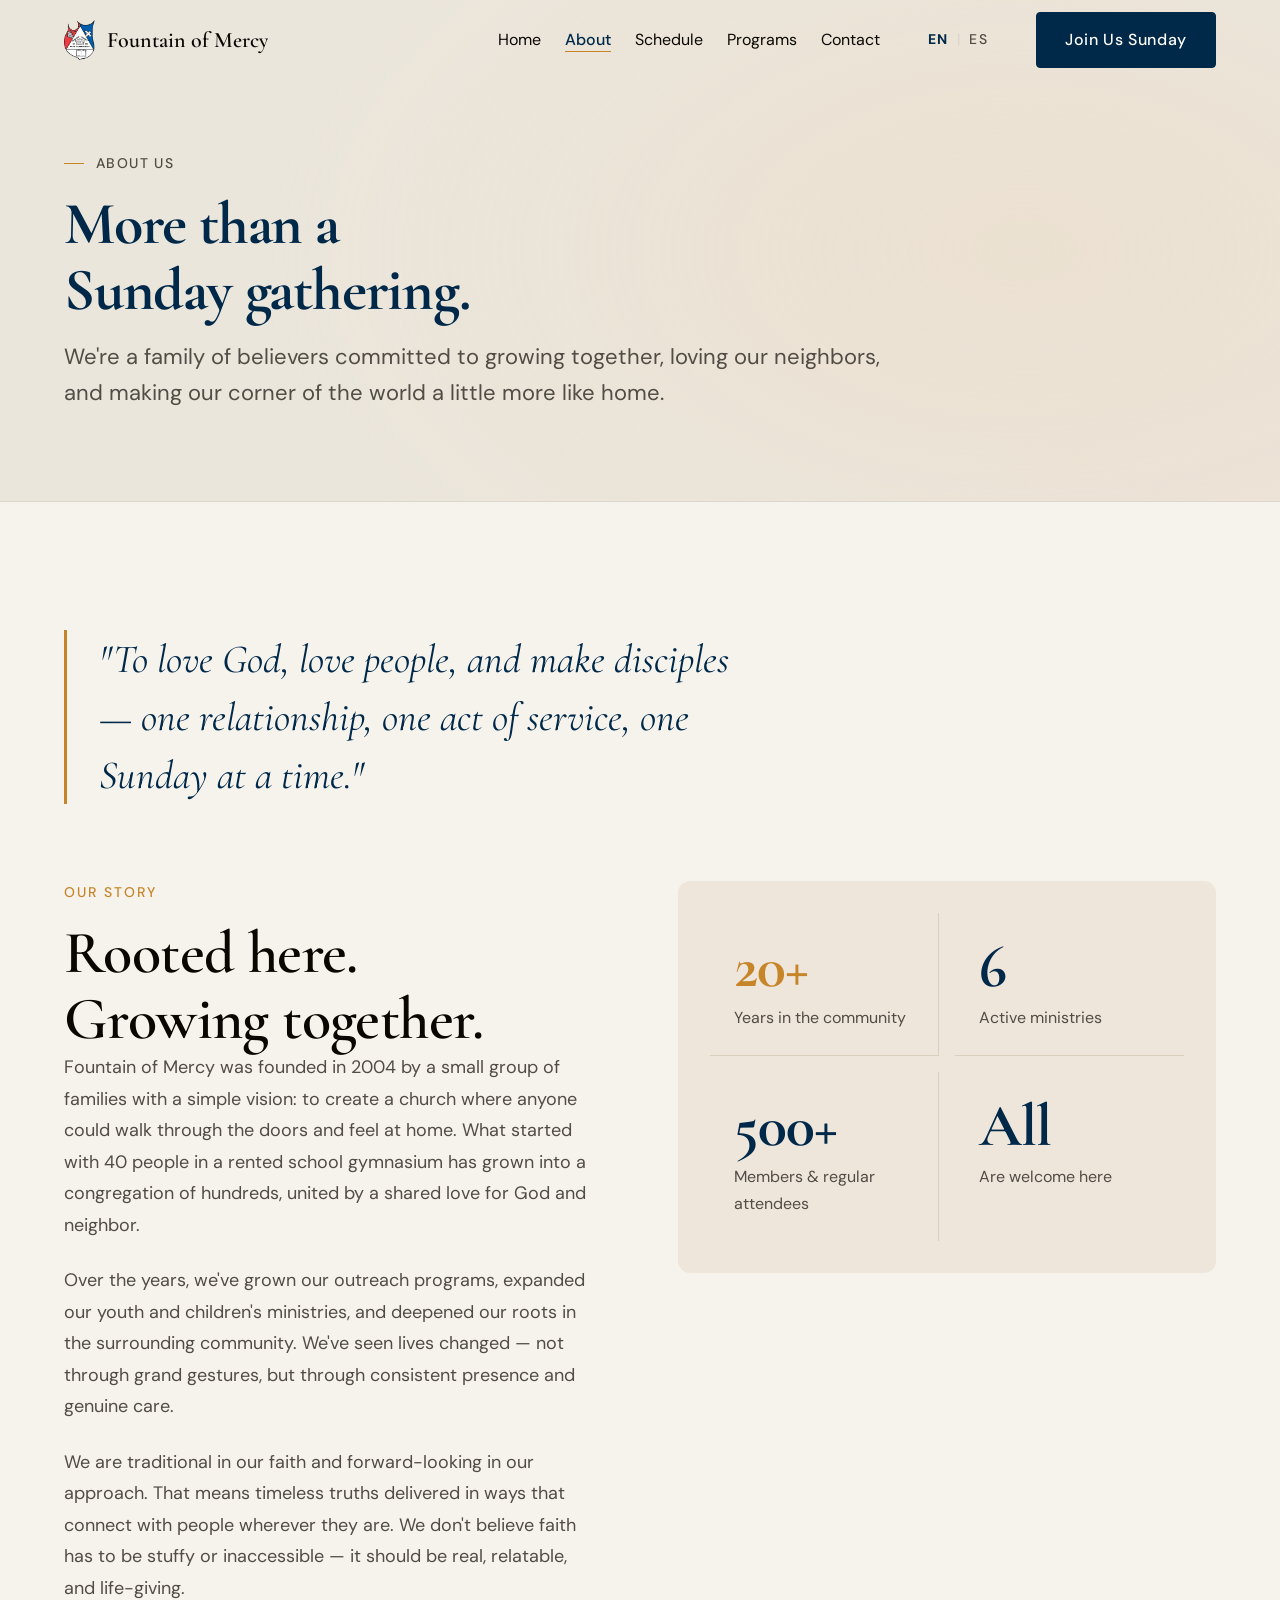
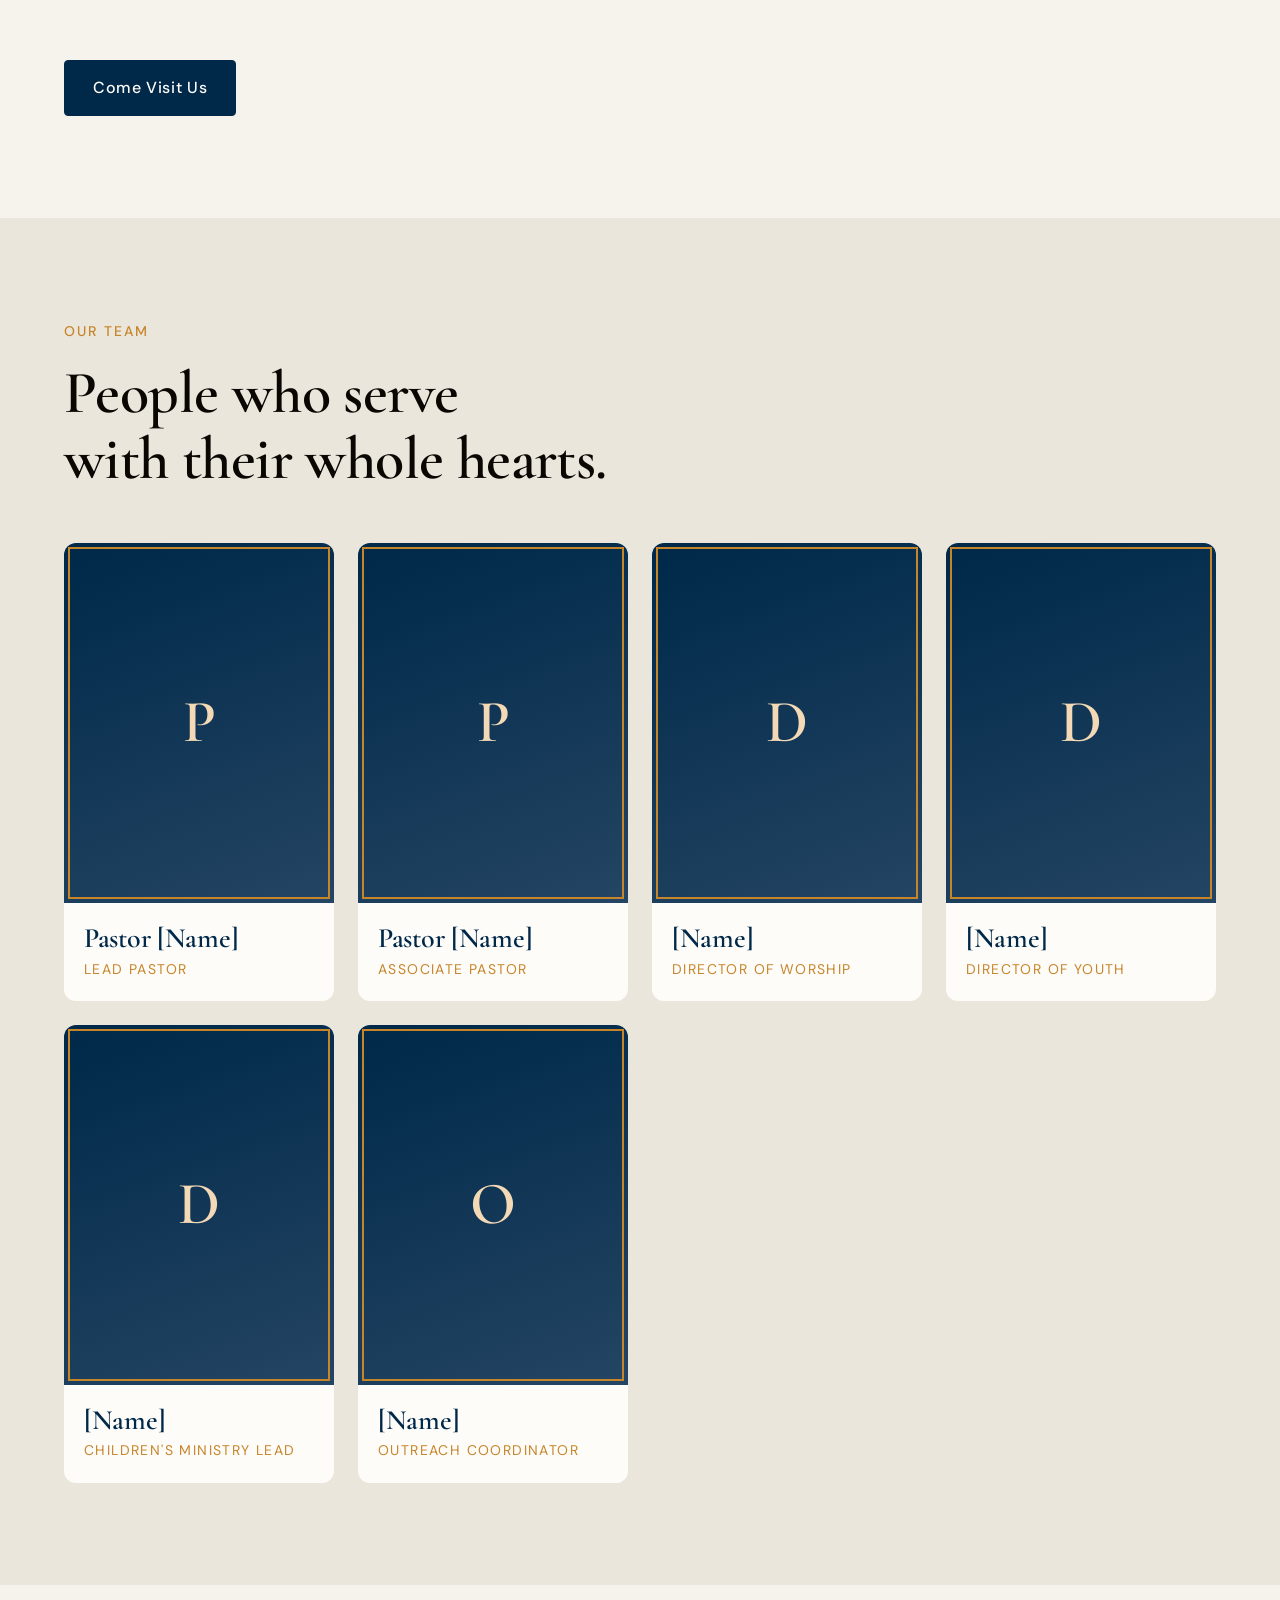
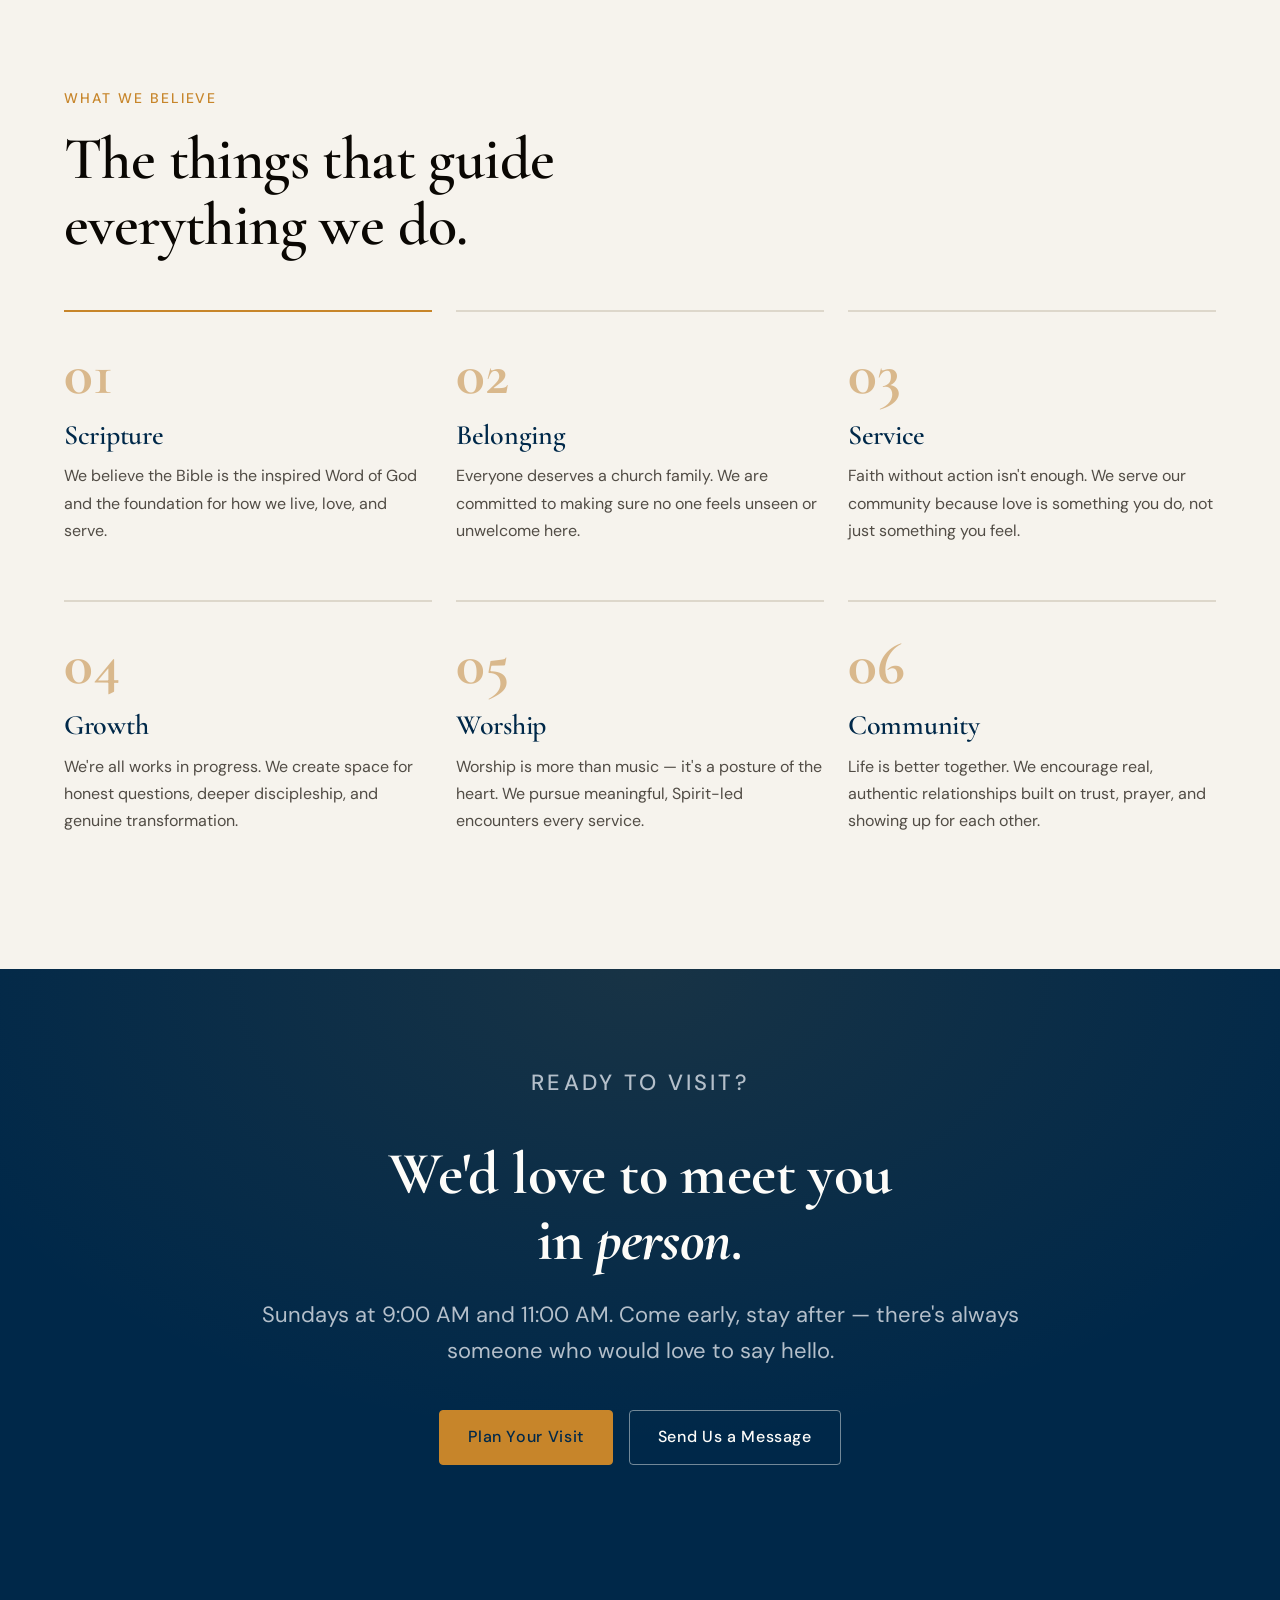
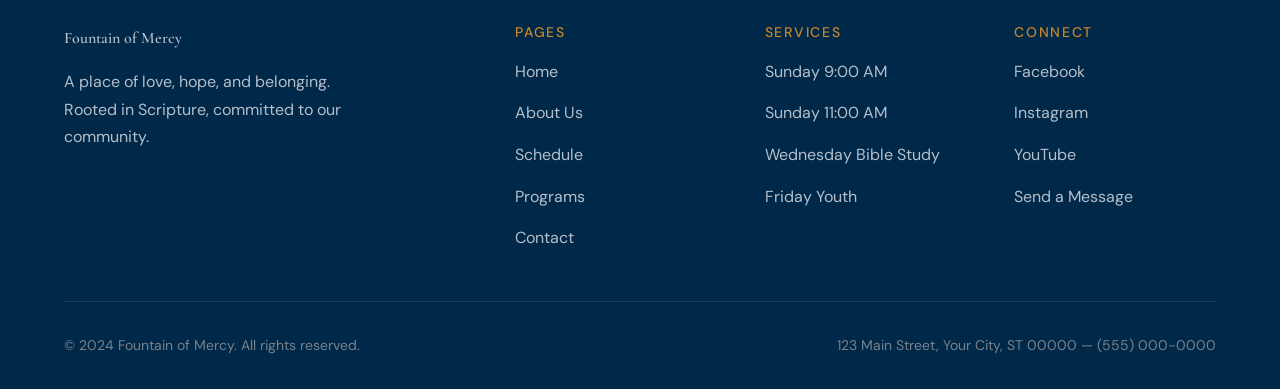
<file: about.html>
<!doctype html>
<html lang="en">
  <head>
    <meta charset="UTF-8" />
    <meta name="viewport" content="width=device-width, initial-scale=1.0" />
    <title>About — Fountain of Mercy</title>
    <meta
      name="description"
      content="Learn about Fountain of Mercy's history, mission, values, and the leadership team that serves our congregation."
    />
    <link rel="alternate" hreflang="en" href="about.html" />
    <link rel="alternate" hreflang="es" href="es/about.html" />
    <link rel="preconnect" href="https://fonts.googleapis.com" />
    <link rel="preconnect" href="https://fonts.gstatic.com" crossorigin />
    <link
      href="https://fonts.googleapis.com/css2?family=Cormorant+Garamond:ital,wght@0,400;0,600;0,700;1,400;1,600&family=DM+Sans:wght@300;400;500&display=swap"
      rel="stylesheet"
    />
    <link rel="stylesheet" href="css/style.css" />
  </head>
  <body>
    <a class="skip-link" href="#main-content">Skip to main content</a>
    <!-- ======== NAVIGATION ======== -->
    <nav class="site-nav" id="site-nav" aria-label="Main navigation">
      <div class="nav-inner">
        <a
          href="index.html"
          class="nav-logo"
          aria-label="Fountain of Mercy home"
        >
          <img src="assets/aa/aalogo1.png" alt="" class="nav-logo-img" />
          <span class="nav-logo-text">Fountain of Mercy</span>
        </a>
        <button
          class="nav-toggle"
          id="nav-toggle"
          aria-label="Open menu"
          aria-expanded="false"
        >
          <span></span><span></span><span></span>
        </button>
        <ul class="nav-links" id="nav-links" role="list">
          <li><a href="index.html">Home</a></li>
          <li><a href="about.html">About</a></li>
          <li><a href="schedule.html">Schedule</a></li>
          <li><a href="programs.html">Programs</a></li>
          <li><a href="contact.html">Contact</a></li>
        </ul>
        <div class="lang-switch" aria-label="Language selector">
          <span class="lang-switch-active">EN</span>
          <span class="lang-switch-divider" aria-hidden="true">|</span>
          <a
            href="es/about.html"
            class="lang-switch-option"
            hreflang="es"
            lang="es"
            >ES</a
          >
        </div>
        <a href="schedule.html" class="btn btn-primary nav-cta"
          >Join Us Sunday</a
        >
      </div>
    </nav>

    <main id="main-content">
      <!-- ======== PAGE HERO ======== -->
      <section class="page-hero">
        <div class="container page-hero-inner">
          <span class="page-hero-tag">About Us</span>
          <h1>More than a<br />Sunday gathering.</h1>
          <p>
            We're a family of believers committed to growing together, loving
            our neighbors, and making our corner of the world a little more like
            home.
          </p>
        </div>
      </section>

      <!-- ======== MISSION & STORY ======== -->
      <section class="about-mission section">
        <div class="container">
          <blockquote class="mission-statement animate-fade">
            "To love God, love people, and make disciples — one relationship,
            one act of service, one Sunday at a time."
          </blockquote>

          <div class="about-story">
            <div class="about-story-text">
              <span class="eyebrow animate-up">Our Story</span>
              <h2 class="heading-xl animate-up" data-delay="1">
                Rooted here.<br />Growing together.
              </h2>
              <p class="animate-up" data-delay="2">
                Fountain of Mercy was founded in 2004 by a small group of
                families with a simple vision: to create a church where anyone
                could walk through the doors and feel at home. What started with
                40 people in a rented school gymnasium has grown into a
                congregation of hundreds, united by a shared love for God and
                neighbor.
              </p>
              <p class="animate-up" data-delay="3">
                Over the years, we've grown our outreach programs, expanded our
                youth and children's ministries, and deepened our roots in the
                surrounding community. We've seen lives changed — not through
                grand gestures, but through consistent presence and genuine
                care.
              </p>
              <p class="animate-up" data-delay="4">
                We are traditional in our faith and forward-looking in our
                approach. That means timeless truths delivered in ways that
                connect with people wherever they are. We don't believe faith
                has to be stuffy or inaccessible — it should be real, relatable,
                and life-giving.
              </p>
              <a
                href="contact.html"
                class="btn btn-primary animate-up"
                data-delay="5"
                >Come Visit Us</a
              >
            </div>

            <div class="about-story-stats animate-fade" data-delay="2">
              <div class="stat-item">
                <div class="stat-number">20+</div>
                <div class="stat-label">Years in the community</div>
              </div>
              <div class="stat-item">
                <div class="stat-number">6</div>
                <div class="stat-label">Active ministries</div>
              </div>
              <div class="stat-item">
                <div class="stat-number">500+</div>
                <div class="stat-label">Members &amp; regular attendees</div>
              </div>
              <div class="stat-item">
                <div class="stat-number">All</div>
                <div class="stat-label">Are welcome here</div>
              </div>
            </div>
          </div>
        </div>
      </section>

      <!-- ======== LEADERSHIP ======== -->
      <section class="leadership" aria-labelledby="leadership-heading">
        <div class="container">
          <span class="eyebrow animate-up">Our Team</span>
          <h2
            class="heading-xl animate-up"
            data-delay="1"
            id="leadership-heading"
          >
            People who serve<br />with their whole hearts.
          </h2>

          <div class="leadership-grid">
            <article class="leader-card animate-up" data-delay="1">
              <div class="leader-photo" aria-hidden="true">P</div>
              <div class="leader-info">
                <h3 class="leader-name">Pastor [Name]</h3>
                <p class="leader-role">Lead Pastor</p>
              </div>
            </article>

            <article class="leader-card animate-up" data-delay="2">
              <div class="leader-photo" aria-hidden="true">P</div>
              <div class="leader-info">
                <h3 class="leader-name">Pastor [Name]</h3>
                <p class="leader-role">Associate Pastor</p>
              </div>
            </article>

            <article class="leader-card animate-up" data-delay="2">
              <div class="leader-photo" aria-hidden="true">D</div>
              <div class="leader-info">
                <h3 class="leader-name">[Name]</h3>
                <p class="leader-role">Director of Worship</p>
              </div>
            </article>

            <article class="leader-card animate-up" data-delay="3">
              <div class="leader-photo" aria-hidden="true">D</div>
              <div class="leader-info">
                <h3 class="leader-name">[Name]</h3>
                <p class="leader-role">Director of Youth</p>
              </div>
            </article>

            <article class="leader-card animate-up" data-delay="3">
              <div class="leader-photo" aria-hidden="true">D</div>
              <div class="leader-info">
                <h3 class="leader-name">[Name]</h3>
                <p class="leader-role">Children's Ministry Lead</p>
              </div>
            </article>

            <article class="leader-card animate-up" data-delay="4">
              <div class="leader-photo" aria-hidden="true">O</div>
              <div class="leader-info">
                <h3 class="leader-name">[Name]</h3>
                <p class="leader-role">Outreach Coordinator</p>
              </div>
            </article>
          </div>
        </div>
      </section>

      <!-- ======== VALUES ======== -->
      <section class="values-section" aria-labelledby="values-heading">
        <div class="container">
          <span class="eyebrow animate-up">What We Believe</span>
          <h2 class="heading-xl animate-up" data-delay="1" id="values-heading">
            The things that guide<br />everything we do.
          </h2>

          <div class="values-grid">
            <div class="value-item animate-up" data-delay="1">
              <div class="value-num">01</div>
              <h3>Scripture</h3>
              <p>
                We believe the Bible is the inspired Word of God and the
                foundation for how we live, love, and serve.
              </p>
            </div>
            <div class="value-item animate-up" data-delay="2">
              <div class="value-num">02</div>
              <h3>Belonging</h3>
              <p>
                Everyone deserves a church family. We are committed to making
                sure no one feels unseen or unwelcome here.
              </p>
            </div>
            <div class="value-item animate-up" data-delay="2">
              <div class="value-num">03</div>
              <h3>Service</h3>
              <p>
                Faith without action isn't enough. We serve our community
                because love is something you do, not just something you feel.
              </p>
            </div>
            <div class="value-item animate-up" data-delay="3">
              <div class="value-num">04</div>
              <h3>Growth</h3>
              <p>
                We're all works in progress. We create space for honest
                questions, deeper discipleship, and genuine transformation.
              </p>
            </div>
            <div class="value-item animate-up" data-delay="3">
              <div class="value-num">05</div>
              <h3>Worship</h3>
              <p>
                Worship is more than music — it's a posture of the heart. We
                pursue meaningful, Spirit-led encounters every service.
              </p>
            </div>
            <div class="value-item animate-up" data-delay="4">
              <div class="value-num">06</div>
              <h3>Community</h3>
              <p>
                Life is better together. We encourage real, authentic
                relationships built on trust, prayer, and showing up for each
                other.
              </p>
            </div>
          </div>
        </div>
      </section>

      <!-- ======== CTA ======== -->
      <section class="sunday-cta">
        <div class="container sunday-cta-inner">
          <p class="sunday-cta-eyebrow">Ready to visit?</p>
          <h2>We'd love to meet you<br />in <em>person.</em></h2>
          <p>
            Sundays at 9:00 AM and 11:00 AM. Come early, stay after — there's
            always someone who would love to say hello.
          </p>
          <div class="sunday-cta-actions">
            <a href="schedule.html" class="btn btn-gold">Plan Your Visit</a>
            <a href="contact.html" class="btn btn-outline-light"
              >Send Us a Message</a
            >
          </div>
        </div>
      </section>
    </main>

    <!-- ======== FOOTER ======== -->
    <footer class="site-footer" aria-label="Site footer">
      <div class="footer-inner">
        <div class="footer-grid">
          <div class="footer-brand">
            <p class="footer-brand-name">Fountain of Mercy</p>
            <p>
              A place of love, hope, and belonging. Rooted in Scripture,
              committed to our community.
            </p>
          </div>
          <div class="footer-col">
            <h4>Pages</h4>
            <ul>
              <li><a href="index.html">Home</a></li>
              <li><a href="about.html">About Us</a></li>
              <li><a href="schedule.html">Schedule</a></li>
              <li><a href="programs.html">Programs</a></li>
              <li><a href="contact.html">Contact</a></li>
            </ul>
          </div>
          <div class="footer-col">
            <h4>Services</h4>
            <ul>
              <li><a href="schedule.html">Sunday 9:00 AM</a></li>
              <li><a href="schedule.html">Sunday 11:00 AM</a></li>
              <li><a href="schedule.html">Wednesday Bible Study</a></li>
              <li><a href="schedule.html">Friday Youth</a></li>
            </ul>
          </div>
          <div class="footer-col">
            <h4>Connect</h4>
            <ul>
              <li><a href="#">Facebook</a></li>
              <li><a href="#">Instagram</a></li>
              <li><a href="#">YouTube</a></li>
              <li><a href="contact.html">Send a Message</a></li>
            </ul>
          </div>
        </div>
        <div class="footer-bottom">
          <p>&copy; 2024 Fountain of Mercy. All rights reserved.</p>
          <p>
            123 Main Street, Your City, ST 00000 &mdash;
            <a href="tel:+15550000000">(555) 000-0000</a>
          </p>
        </div>
      </div>
    </footer>

    <script src="js/main.js"></script>
  </body>
</html>
</file>
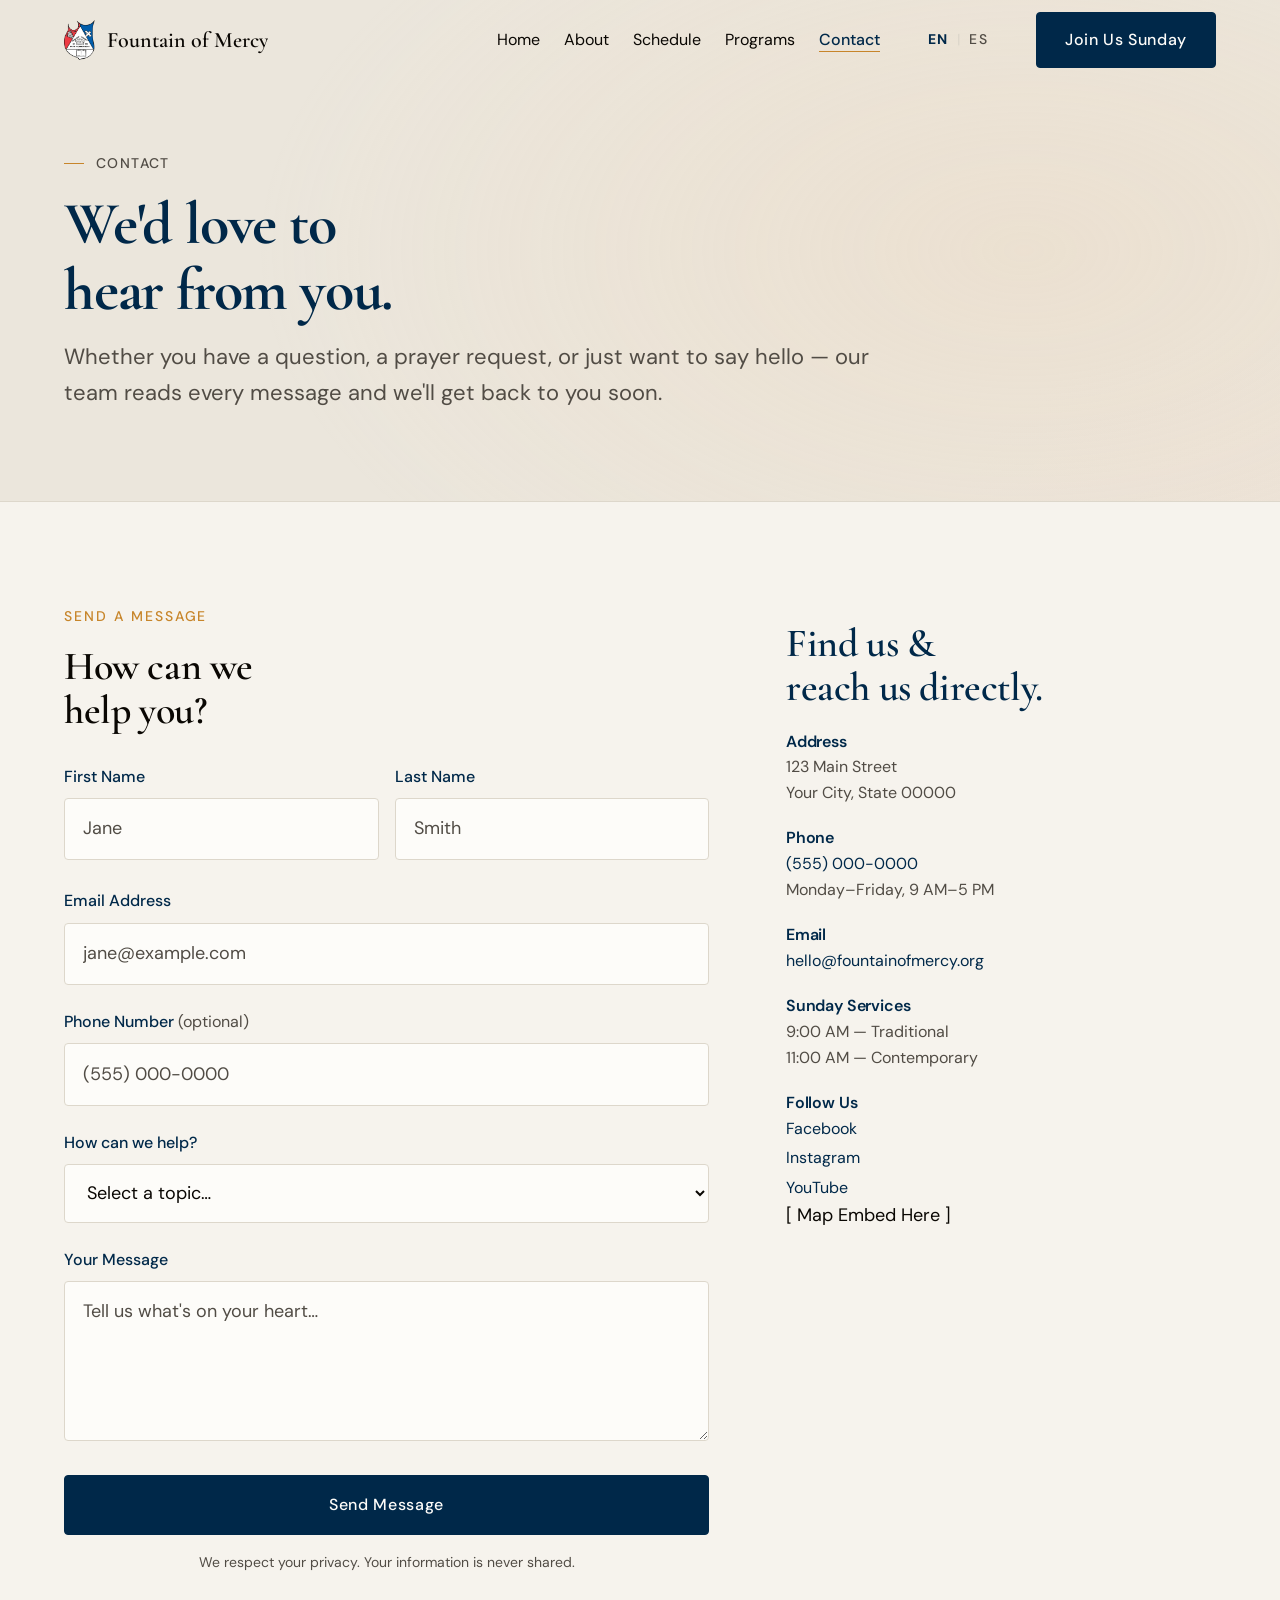
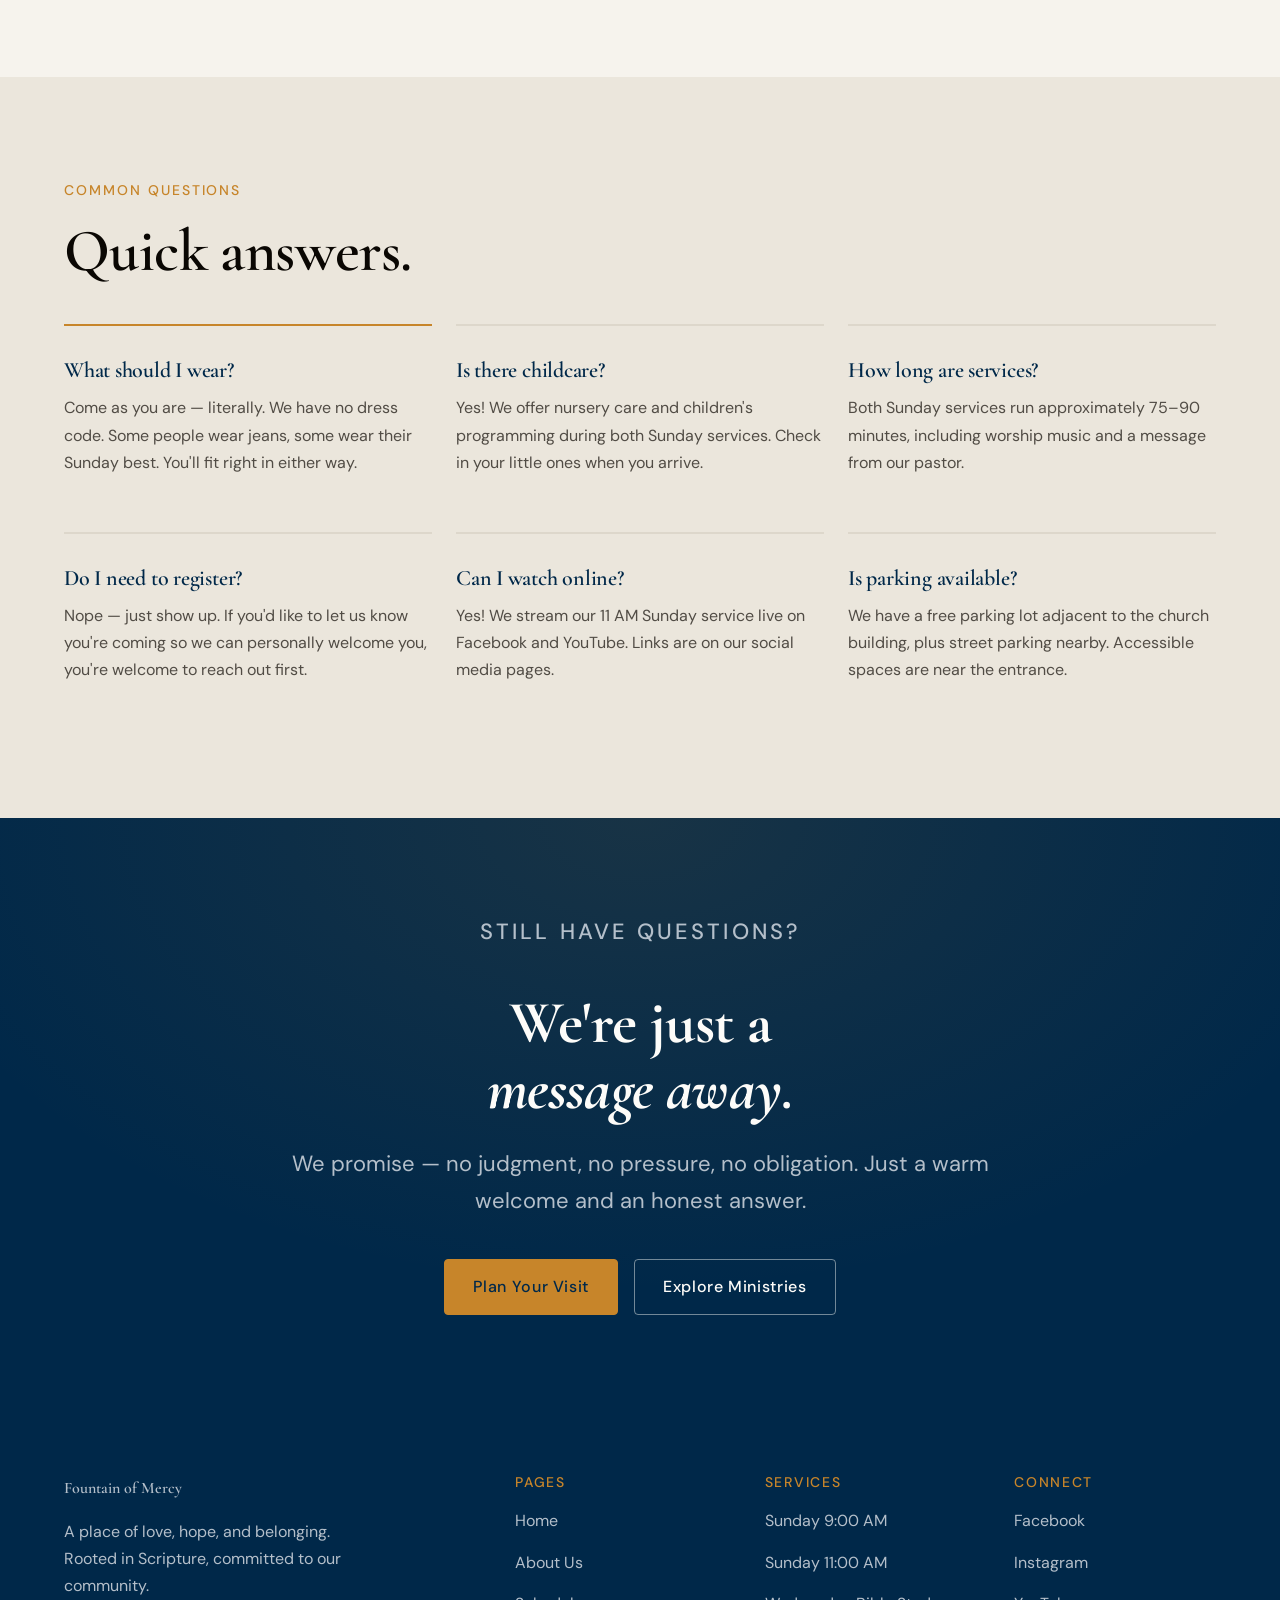
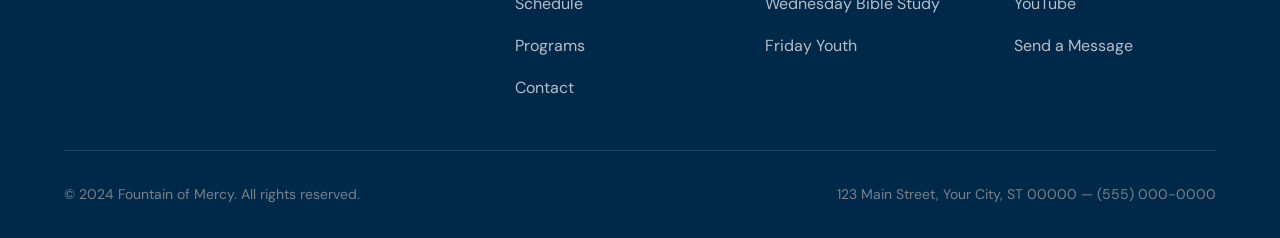
<file: contact.html>
<!doctype html>
<html lang="en">
  <head>
    <meta charset="UTF-8" />
    <meta name="viewport" content="width=device-width, initial-scale=1.0" />
    <title>Contact — Fountain of Mercy</title>
    <meta
      name="description"
      content="Reach out to Fountain of Mercy. We'd love to hear from you — questions, prayer requests, or just saying hello."
    />
    <link rel="preconnect" href="https://fonts.googleapis.com" />
    <link rel="preconnect" href="https://fonts.gstatic.com" crossorigin />
    <link
      href="https://fonts.googleapis.com/css2?family=Cormorant+Garamond:ital,wght@0,400;0,600;0,700;1,400;1,600&family=DM+Sans:wght@300;400;500&display=swap"
      rel="stylesheet"
    />
    <link rel="stylesheet" href="css/style.css" />
    <link rel="alternate" hreflang="en" href="contact.html" />
    <link rel="alternate" hreflang="es" href="es/contact.html" />
  </head>
  <body>
    <a class="skip-link" href="#main-content">Skip to main content</a>
    <!-- ======== NAVIGATION ======== -->
    <nav class="site-nav" id="site-nav" aria-label="Main navigation">
      <div class="nav-inner">
        <a
          href="index.html"
          class="nav-logo"
          aria-label="Fountain of Mercy home"
        >
          <img src="assets/aa/aalogo1.png" alt="" class="nav-logo-img" />
          <span class="nav-logo-text">Fountain of Mercy</span>
        </a>
        <button
          class="nav-toggle"
          id="nav-toggle"
          aria-label="Open menu"
          aria-expanded="false"
        >
          <span></span><span></span><span></span>
        </button>
        <ul class="nav-links" id="nav-links" role="list">
          <li><a href="index.html">Home</a></li>
          <li><a href="about.html">About</a></li>
          <li><a href="schedule.html">Schedule</a></li>
          <li><a href="programs.html">Programs</a></li>
          <li><a href="contact.html">Contact</a></li>
        </ul>
        <div class="lang-switch" aria-label="Language selector">
          <span class="lang-switch-active">EN</span>
          <span class="lang-switch-divider" aria-hidden="true">|</span>
          <a
            href="es/contact.html"
            class="lang-switch-option"
            hreflang="es"
            lang="es"
            >ES</a
          >
        </div>
        <a href="schedule.html" class="btn btn-primary nav-cta"
          >Join Us Sunday</a
        >
      </div>
    </nav>

    <main id="main-content">
      <!-- ======== PAGE HERO ======== -->
      <section class="page-hero">
        <div class="container page-hero-inner">
          <span class="page-hero-tag">Contact</span>
          <h1>We'd love to<br />hear from you.</h1>
          <p>
            Whether you have a question, a prayer request, or just want to say
            hello — our team reads every message and we'll get back to you soon.
          </p>
        </div>
      </section>

      <!-- ======== CONTACT MAIN ======== -->
      <section class="contact-section section">
        <div class="container">
          <div class="contact-grid">
            <!-- FORM -->
            <div class="contact-form-wrap">
              <span class="eyebrow animate-up">Send a Message</span>
              <h2 class="heading-lg animate-up" data-delay="1">
                How can we<br />help you?
              </h2>

              <form
                id="contact-form"
                class="animate-up"
                data-delay="2"
                novalidate
              >
                <div class="form-row">
                  <div class="form-group">
                    <label for="first-name">First Name</label>
                    <input
                      type="text"
                      id="first-name"
                      name="first_name"
                      class="form-control"
                      placeholder="Jane"
                      autocomplete="given-name"
                      required
                      aria-required="true"
                      aria-describedby="first-name-error"
                      data-error-required="First name is required."
                    />
                    <p class="form-error" id="first-name-error" hidden></p>
                  </div>
                  <div class="form-group">
                    <label for="last-name">Last Name</label>
                    <input
                      type="text"
                      id="last-name"
                      name="last_name"
                      class="form-control"
                      placeholder="Smith"
                      autocomplete="family-name"
                      required
                      aria-required="true"
                      aria-describedby="last-name-error"
                      data-error-required="Last name is required."
                    />
                    <p class="form-error" id="last-name-error" hidden></p>
                  </div>
                </div>

                <div class="form-group">
                  <label for="email">Email Address</label>
                  <input
                    type="email"
                    id="email"
                    name="email"
                    class="form-control"
                    placeholder="jane@example.com"
                    autocomplete="email"
                    required
                    aria-required="true"
                    aria-describedby="email-error"
                    data-error-required="Email address is required."
                    data-error-email="Please enter a valid email address."
                  />
                  <p class="form-error" id="email-error" hidden></p>
                </div>

                <div class="form-group">
                  <label for="phone"
                    >Phone Number
                    <span class="label-optional">(optional)</span></label
                  >
                  <input
                    type="tel"
                    id="phone"
                    name="phone"
                    class="form-control"
                    placeholder="(555) 000-0000"
                    autocomplete="tel"
                    inputmode="tel"
                  />
                </div>

                <div class="form-group">
                  <label for="reason">How can we help?</label>
                  <select id="reason" name="reason" class="form-control">
                    <option value="" disabled selected>Select a topic…</option>
                    <option value="general">General Question</option>
                    <option value="visit">Planning a Visit</option>
                    <option value="prayer">Prayer Request</option>
                    <option value="membership">Church Membership</option>
                    <option value="ministry">Ministry / Volunteering</option>
                    <option value="kids">Children's Ministry</option>
                    <option value="youth">Youth Ministry</option>
                    <option value="other">Other</option>
                  </select>
                </div>

                <div class="form-group">
                  <label for="message">Your Message</label>
                  <textarea
                    id="message"
                    name="message"
                    class="form-control"
                    placeholder="Tell us what's on your heart…"
                    required
                    aria-required="true"
                    aria-describedby="message-error"
                    data-error-required="Please share what's on your heart."
                  ></textarea>
                  <p class="form-error" id="message-error" hidden></p>
                </div>

                <button
                  type="submit"
                  class="btn btn-primary btn-block btn-padded"
                  data-sending="Sending…"
                >
                  Send Message
                </button>

                <p class="form-privacy-note">
                  We respect your privacy. Your information is never shared.
                </p>
              </form>
            </div>

            <!-- SIDEBAR INFO -->
            <div class="contact-info animate-up" data-delay="2">
              <h3>Find us &amp;<br />reach us directly.</h3>

              <div class="contact-details">
                <div class="contact-detail">
                  <div class="contact-detail-text">
                    <h4>Address</h4>
                    <p>123 Main Street<br />Your City, State 00000</p>
                  </div>
                </div>

                <div class="contact-detail">
                  <div class="contact-detail-text">
                    <h4>Phone</h4>
                    <p>
                      <a href="tel:+15550000000" class="contact-direct-link"
                        >(555) 000-0000</a
                      ><br />Monday–Friday, 9 AM–5 PM
                    </p>
                  </div>
                </div>

                <div class="contact-detail">
                  <div class="contact-detail-text">
                    <h4>Email</h4>
                    <p>
                      <a
                        href="mailto:hello@fountainofmercy.org"
                        class="contact-direct-link"
                        >hello@fountainofmercy.org</a
                      >
                    </p>
                  </div>
                </div>

                <div class="contact-detail">
                  <div class="contact-detail-text">
                    <h4>Sunday Services</h4>
                    <p>9:00 AM — Traditional<br />11:00 AM — Contemporary</p>
                  </div>
                </div>

                <div class="contact-detail">
                  <div class="contact-detail-text">
                    <h4>Follow Us</h4>
                    <p class="contact-social-links">
                      <a href="#">Facebook</a>
                      <a href="#">Instagram</a>
                      <a href="#">YouTube</a>
                    </p>
                  </div>
                </div>
              </div>

              <div class="map-placeholder" aria-label="Map placeholder">
                [ Map Embed Here ]
              </div>
            </div>
          </div>
        </div>
      </section>

      <!-- ======== FAQ STRIP ======== -->
      <section class="section section--deep" aria-labelledby="faq-heading">
        <div class="container">
          <span class="eyebrow animate-up">Common Questions</span>
          <h2
            class="heading-xl animate-up faq-section-heading"
            data-delay="1"
            id="faq-heading"
          >
            Quick answers.
          </h2>

          <div class="faq-grid">
            <div class="value-item animate-up" data-delay="1">
              <h3>What should I wear?</h3>
              <p>
                Come as you are — literally. We have no dress code. Some people
                wear jeans, some wear their Sunday best. You'll fit right in
                either way.
              </p>
            </div>

            <div class="value-item animate-up" data-delay="2">
              <h3>Is there childcare?</h3>
              <p>
                Yes! We offer nursery care and children's programming during
                both Sunday services. Check in your little ones when you arrive.
              </p>
            </div>

            <div class="value-item animate-up" data-delay="2">
              <h3>How long are services?</h3>
              <p>
                Both Sunday services run approximately 75–90 minutes, including
                worship music and a message from our pastor.
              </p>
            </div>

            <div class="value-item animate-up" data-delay="3">
              <h3>Do I need to register?</h3>
              <p>
                Nope — just show up. If you'd like to let us know you're coming
                so we can personally welcome you, you're welcome to reach out
                first.
              </p>
            </div>

            <div class="value-item animate-up" data-delay="3">
              <h3>Can I watch online?</h3>
              <p>
                Yes! We stream our 11 AM Sunday service live on Facebook and
                YouTube. Links are on our social media pages.
              </p>
            </div>

            <div class="value-item animate-up" data-delay="4">
              <h3>Is parking available?</h3>
              <p>
                We have a free parking lot adjacent to the church building, plus
                street parking nearby. Accessible spaces are near the entrance.
              </p>
            </div>
          </div>
        </div>
      </section>

      <!-- ======== CTA ======== -->
      <section class="sunday-cta">
        <div class="container sunday-cta-inner">
          <p class="sunday-cta-eyebrow">Still have questions?</p>
          <h2>We're just a<br /><em>message away.</em></h2>
          <p>
            We promise — no judgment, no pressure, no obligation. Just a warm
            welcome and an honest answer.
          </p>
          <div class="sunday-cta-actions">
            <a href="schedule.html" class="btn btn-gold">Plan Your Visit</a>
            <a href="programs.html" class="btn btn-outline-light"
              >Explore Ministries</a
            >
          </div>
        </div>
      </section>
    </main>

    <!-- ======== FOOTER ======== -->
    <footer class="site-footer" aria-label="Site footer">
      <div class="footer-inner">
        <div class="footer-grid">
          <div class="footer-brand">
            <p class="footer-brand-name">Fountain of Mercy</p>
            <p>
              A place of love, hope, and belonging. Rooted in Scripture,
              committed to our community.
            </p>
          </div>
          <div class="footer-col">
            <h4>Pages</h4>
            <ul>
              <li><a href="index.html">Home</a></li>
              <li><a href="about.html">About Us</a></li>
              <li><a href="schedule.html">Schedule</a></li>
              <li><a href="programs.html">Programs</a></li>
              <li><a href="contact.html">Contact</a></li>
            </ul>
          </div>
          <div class="footer-col">
            <h4>Services</h4>
            <ul>
              <li><a href="schedule.html">Sunday 9:00 AM</a></li>
              <li><a href="schedule.html">Sunday 11:00 AM</a></li>
              <li><a href="schedule.html">Wednesday Bible Study</a></li>
              <li><a href="schedule.html">Friday Youth</a></li>
            </ul>
          </div>
          <div class="footer-col">
            <h4>Connect</h4>
            <ul>
              <li><a href="#">Facebook</a></li>
              <li><a href="#">Instagram</a></li>
              <li><a href="#">YouTube</a></li>
              <li><a href="contact.html">Send a Message</a></li>
            </ul>
          </div>
        </div>
        <div class="footer-bottom">
          <p>&copy; 2024 Fountain of Mercy. All rights reserved.</p>
          <p>
            123 Main Street, Your City, ST 00000 &mdash;
            <a href="tel:+15550000000">(555) 000-0000</a>
          </p>
        </div>
      </div>
    </footer>

    <script src="js/main.js"></script>
  </body>
</html>
</file>
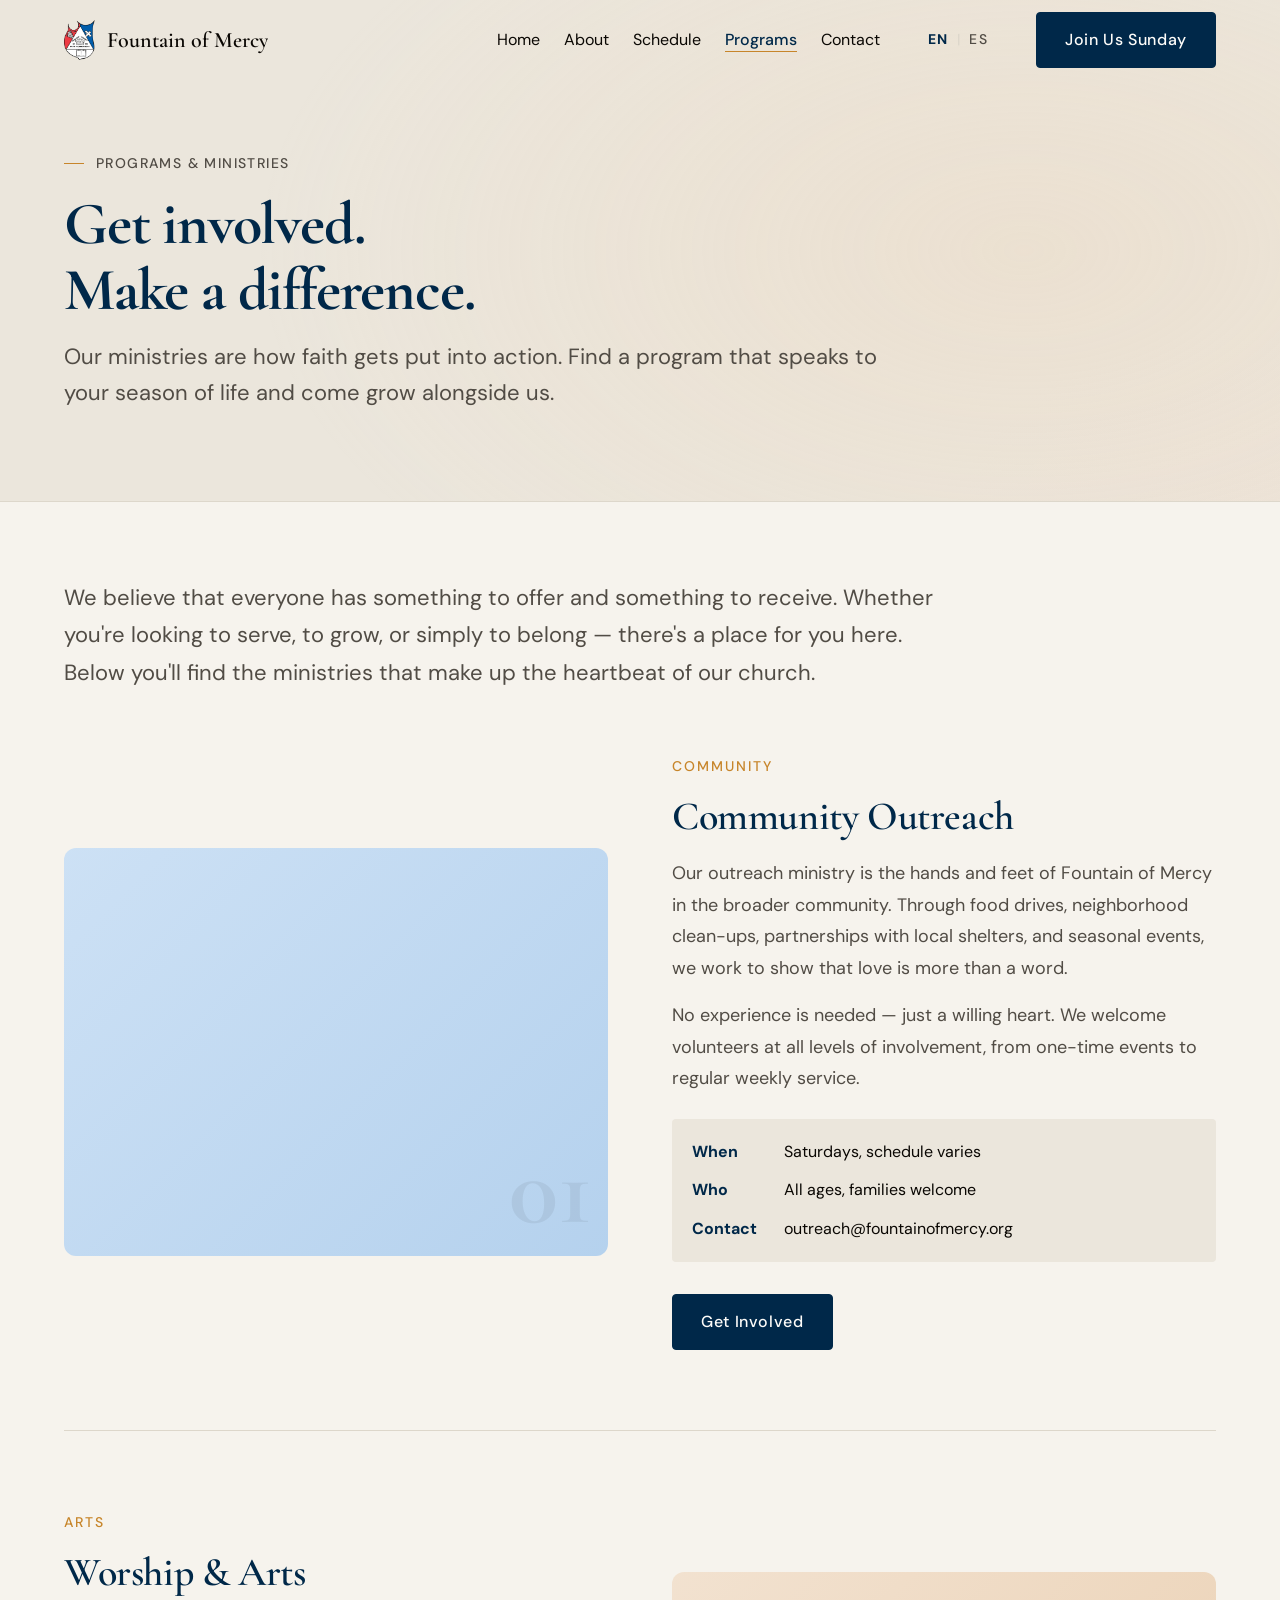
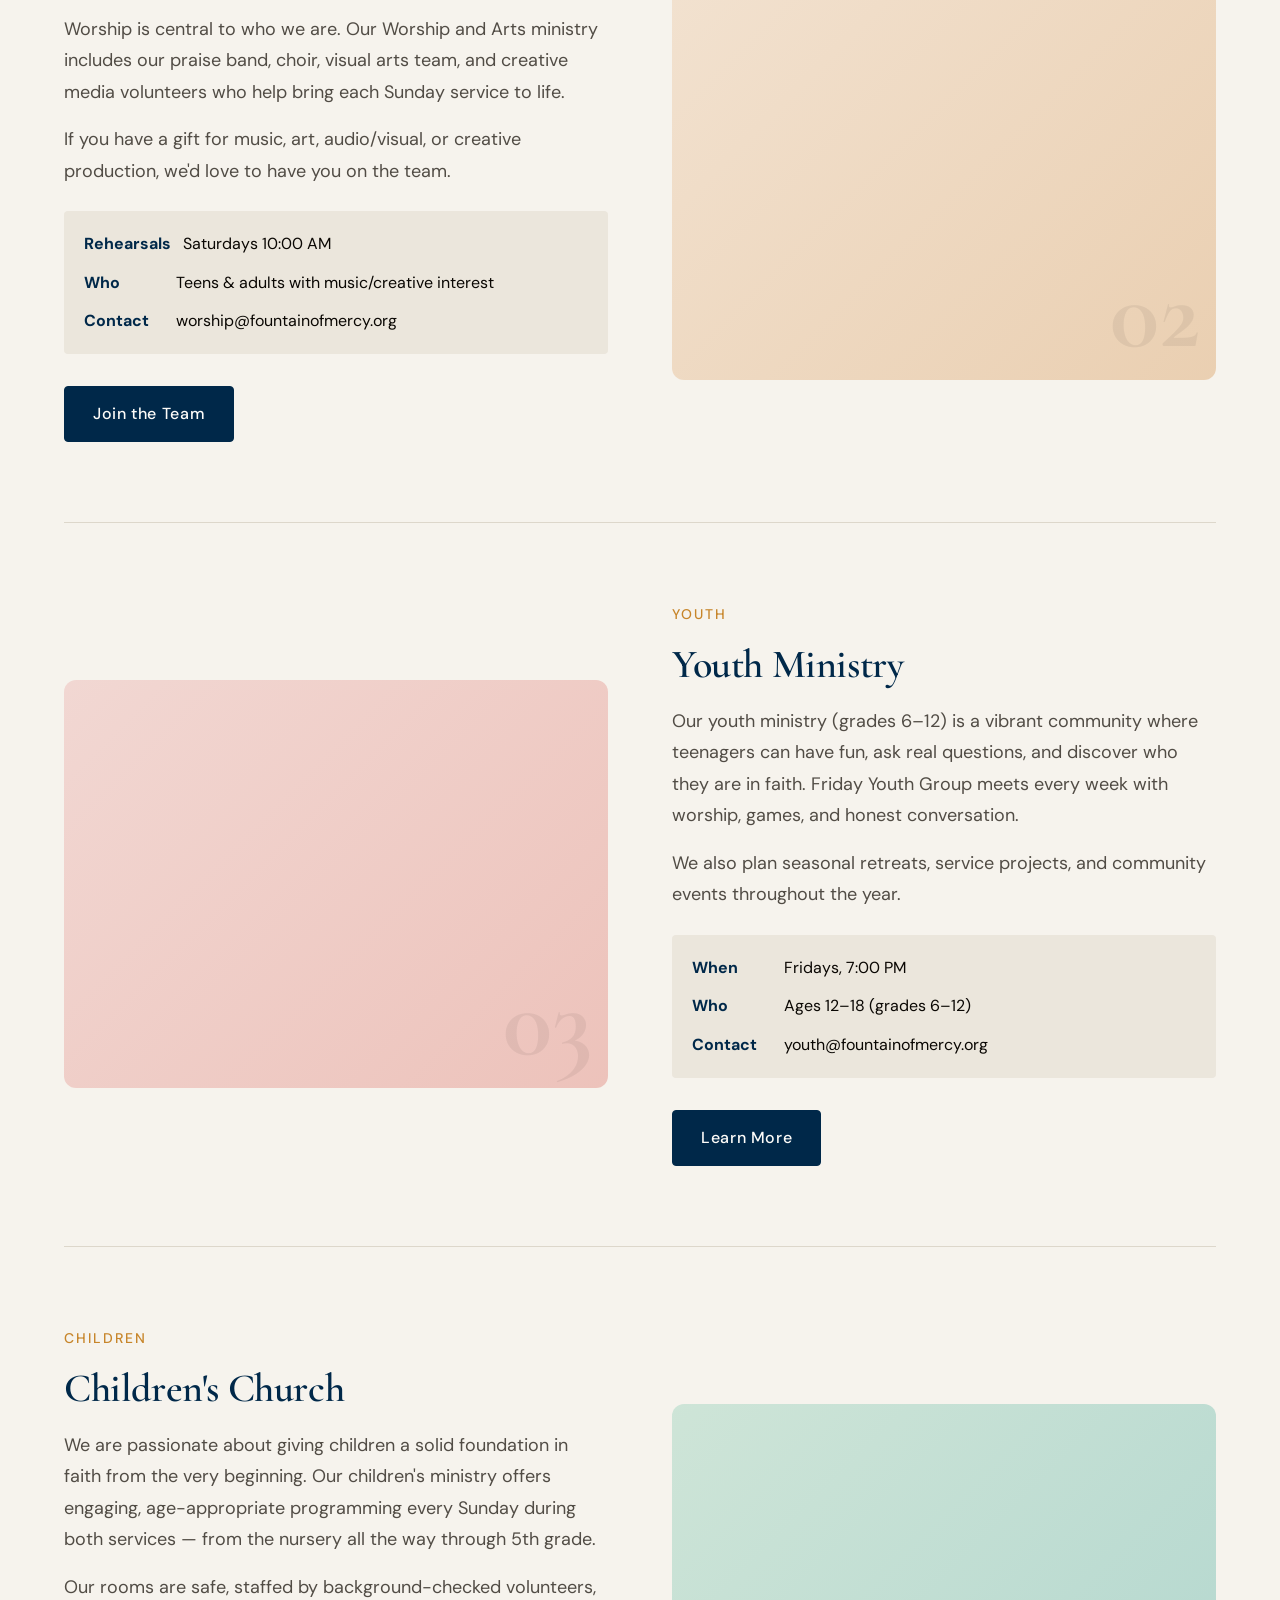
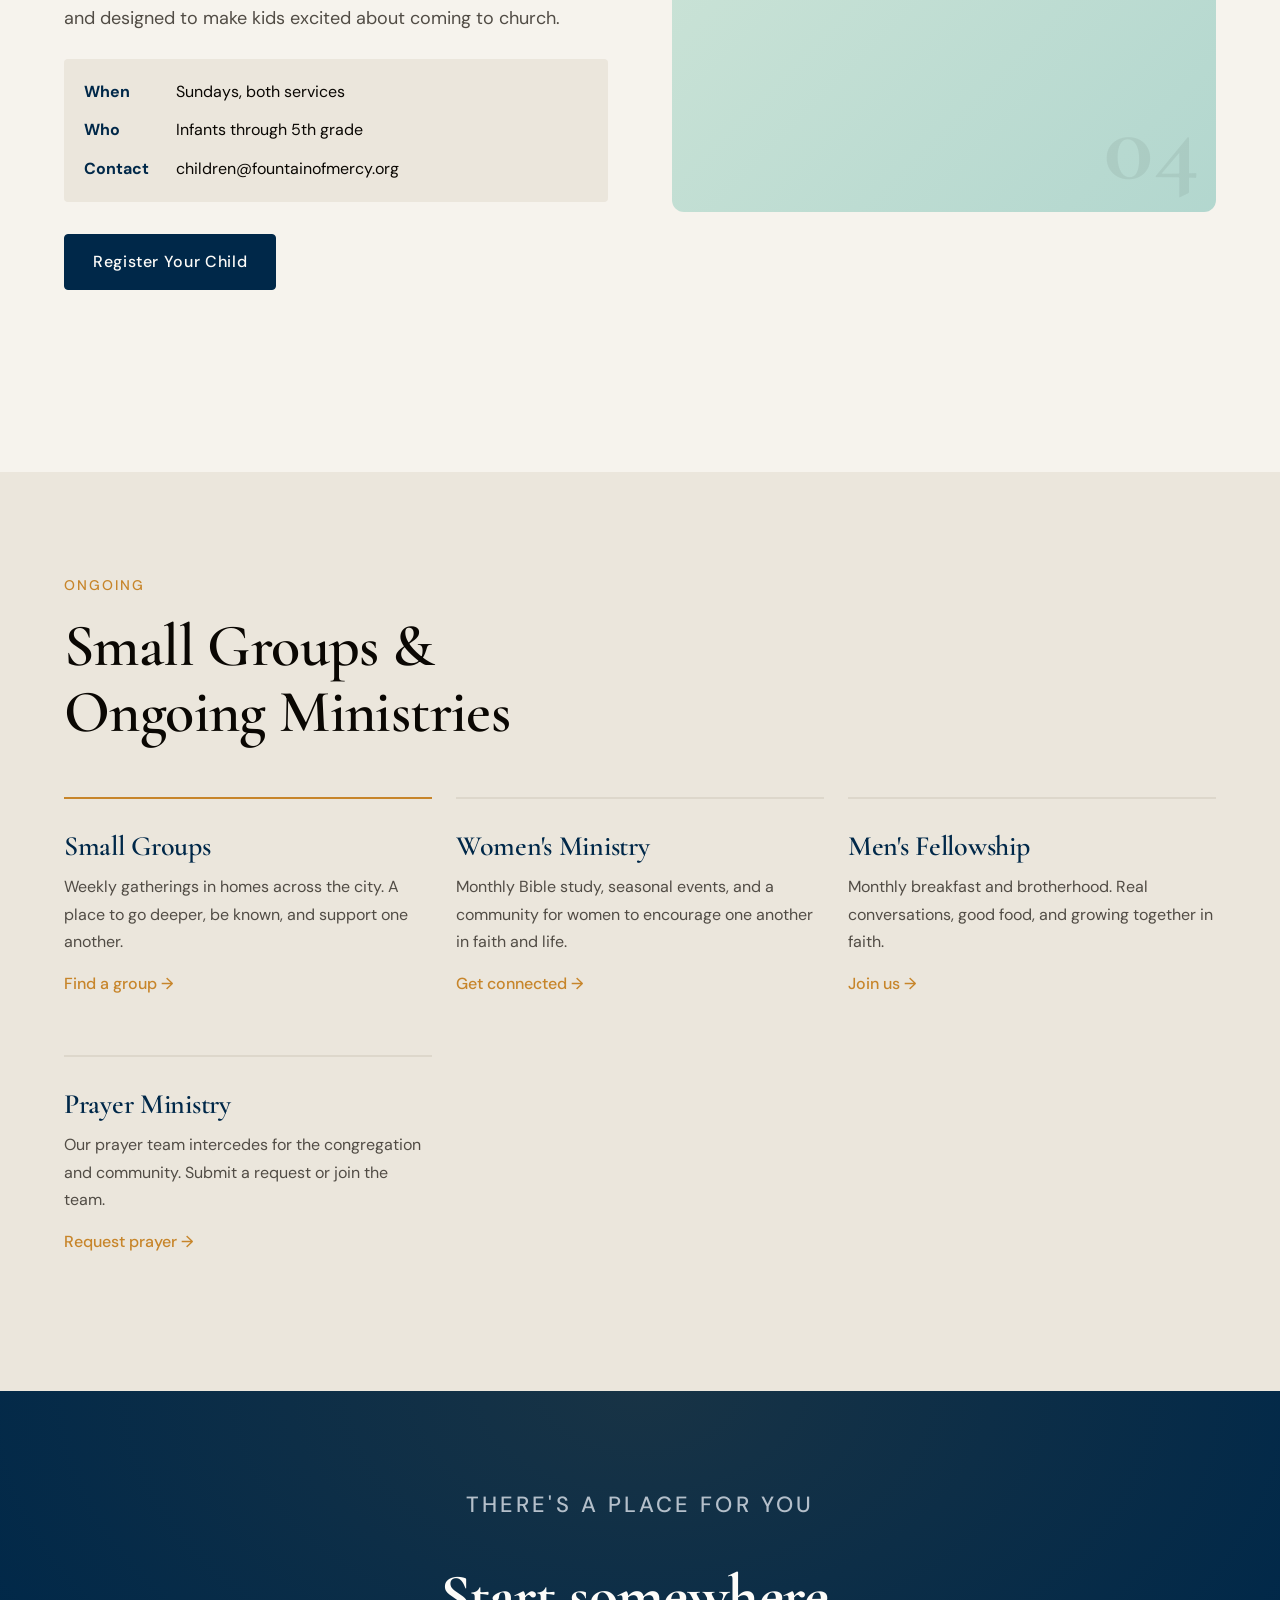
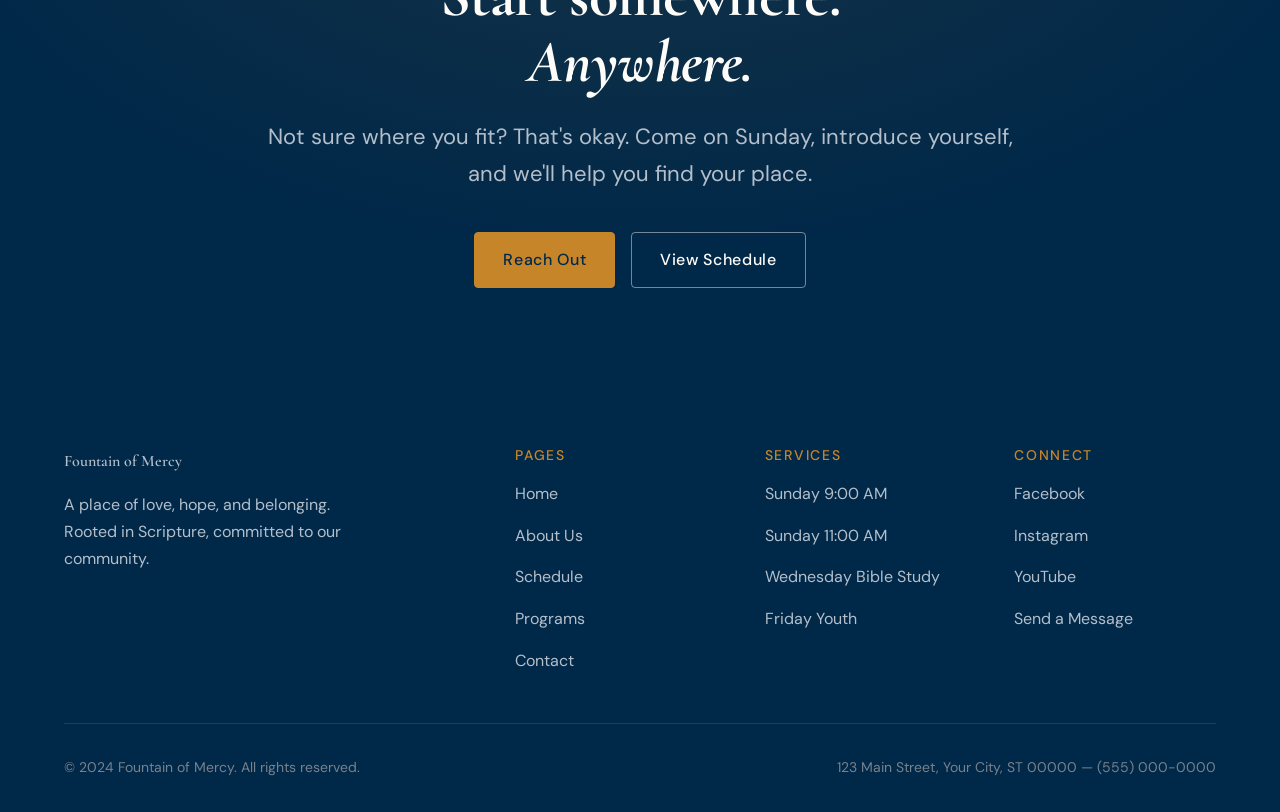
<file: programs.html>
<!doctype html>
<html lang="en">
  <head>
    <meta charset="UTF-8" />
    <meta name="viewport" content="width=device-width, initial-scale=1.0" />
    <title>Programs &amp; Ministries — Fountain of Mercy</title>
    <meta
      name="description"
      content="Explore the ministries and programs offered at Fountain of Mercy — from children's ministry to community outreach."
    />
    <link rel="preconnect" href="https://fonts.googleapis.com" />
    <link rel="preconnect" href="https://fonts.gstatic.com" crossorigin />
    <link
      href="https://fonts.googleapis.com/css2?family=Cormorant+Garamond:ital,wght@0,400;0,600;0,700;1,400;1,600&family=DM+Sans:wght@300;400;500&display=swap"
      rel="stylesheet"
    />
    <link rel="stylesheet" href="css/style.css" />
    <link rel="alternate" hreflang="en" href="programs.html" />
    <link rel="alternate" hreflang="es" href="es/programs.html" />
  </head>
  <body>
    <a class="skip-link" href="#main-content">Skip to main content</a>
    <!-- ======== NAVIGATION ======== -->
    <nav class="site-nav" id="site-nav" aria-label="Main navigation">
      <div class="nav-inner">
        <a
          href="index.html"
          class="nav-logo"
          aria-label="Fountain of Mercy home"
        >
          <img src="assets/aa/aalogo1.png" alt="" class="nav-logo-img" />
          <span class="nav-logo-text">Fountain of Mercy</span>
        </a>
        <button
          class="nav-toggle"
          id="nav-toggle"
          aria-label="Open menu"
          aria-expanded="false"
        >
          <span></span><span></span><span></span>
        </button>
        <ul class="nav-links" id="nav-links" role="list">
          <li><a href="index.html">Home</a></li>
          <li><a href="about.html">About</a></li>
          <li><a href="schedule.html">Schedule</a></li>
          <li><a href="programs.html">Programs</a></li>
          <li><a href="contact.html">Contact</a></li>
        </ul>
        <div class="lang-switch" aria-label="Language selector">
          <span class="lang-switch-active">EN</span>
          <span class="lang-switch-divider" aria-hidden="true">|</span>
          <a
            href="es/programs.html"
            class="lang-switch-option"
            hreflang="es"
            lang="es"
            >ES</a
          >
        </div>
        <a href="schedule.html" class="btn btn-primary nav-cta"
          >Join Us Sunday</a
        >
      </div>
    </nav>

    <main id="main-content">
      <!-- ======== PAGE HERO ======== -->
      <section class="page-hero">
        <div class="container page-hero-inner">
          <span class="page-hero-tag">Programs &amp; Ministries</span>
          <h1>Get involved.<br />Make a difference.</h1>
          <p>
            Our ministries are how faith gets put into action. Find a program
            that speaks to your season of life and come grow alongside us.
          </p>
        </div>
      </section>

      <!-- ======== PROGRAMS INTRO ======== -->
      <section class="programs-intro section">
        <div class="container">
          <p class="programs-lead animate-up">
            We believe that everyone has something to offer and something to
            receive. Whether you're looking to serve, to grow, or simply to
            belong — there's a place for you here. Below you'll find the
            ministries that make up the heartbeat of our church.
          </p>
        </div>
      </section>

      <!-- ======== PROGRAMS LIST ======== -->
      <section class="programs-section">
        <div class="container">
          <!-- Community Outreach -->
          <article class="program-row animate-up">
            <div class="program-visual pv-1">
              <div class="program-number" aria-hidden="true">01</div>
            </div>
            <div class="program-content">
              <span class="eyebrow">Community</span>
              <h2>Community Outreach</h2>
              <p>
                Our outreach ministry is the hands and feet of Fountain of Mercy
                in the broader community. Through food drives, neighborhood
                clean-ups, partnerships with local shelters, and seasonal
                events, we work to show that love is more than a word.
              </p>
              <p>
                No experience is needed — just a willing heart. We welcome
                volunteers at all levels of involvement, from one-time events to
                regular weekly service.
              </p>
              <div class="program-details">
                <div class="program-detail">
                  <strong>When</strong> Saturdays, schedule varies
                </div>
                <div class="program-detail">
                  <strong>Who</strong> All ages, families welcome
                </div>
                <div class="program-detail">
                  <strong>Contact</strong> outreach@fountainofmercy.org
                </div>
              </div>
              <a href="contact.html" class="btn btn-primary">Get Involved</a>
            </div>
          </article>

          <!-- Worship & Arts -->
          <article class="program-row reverse animate-up" data-delay="1">
            <div class="program-visual pv-2">
              <div class="program-number" aria-hidden="true">02</div>
            </div>
            <div class="program-content">
              <span class="eyebrow">Arts</span>
              <h2>Worship &amp; Arts</h2>
              <p>
                Worship is central to who we are. Our Worship and Arts ministry
                includes our praise band, choir, visual arts team, and creative
                media volunteers who help bring each Sunday service to life.
              </p>
              <p>
                If you have a gift for music, art, audio/visual, or creative
                production, we'd love to have you on the team.
              </p>
              <div class="program-details">
                <div class="program-detail">
                  <strong>Rehearsals</strong> Saturdays 10:00 AM
                </div>
                <div class="program-detail">
                  <strong>Who</strong> Teens &amp; adults with music/creative
                  interest
                </div>
                <div class="program-detail">
                  <strong>Contact</strong> worship@fountainofmercy.org
                </div>
              </div>
              <a href="contact.html" class="btn btn-primary">Join the Team</a>
            </div>
          </article>

          <!-- Youth Ministry -->
          <article class="program-row animate-up" data-delay="1">
            <div class="program-visual pv-3">
              <div class="program-number" aria-hidden="true">03</div>
            </div>
            <div class="program-content">
              <span class="eyebrow">Youth</span>
              <h2>Youth Ministry</h2>
              <p>
                Our youth ministry (grades 6–12) is a vibrant community where
                teenagers can have fun, ask real questions, and discover who
                they are in faith. Friday Youth Group meets every week with
                worship, games, and honest conversation.
              </p>
              <p>
                We also plan seasonal retreats, service projects, and community
                events throughout the year.
              </p>
              <div class="program-details">
                <div class="program-detail">
                  <strong>When</strong> Fridays, 7:00 PM
                </div>
                <div class="program-detail">
                  <strong>Who</strong> Ages 12–18 (grades 6–12)
                </div>
                <div class="program-detail">
                  <strong>Contact</strong> youth@fountainofmercy.org
                </div>
              </div>
              <a href="contact.html" class="btn btn-primary">Learn More</a>
            </div>
          </article>

          <!-- Children's Ministry -->
          <article class="program-row reverse animate-up" data-delay="1">
            <div class="program-visual pv-4">
              <div class="program-number" aria-hidden="true">04</div>
            </div>
            <div class="program-content">
              <span class="eyebrow">Children</span>
              <h2>Children's Church</h2>
              <p>
                We are passionate about giving children a solid foundation in
                faith from the very beginning. Our children's ministry offers
                engaging, age-appropriate programming every Sunday during both
                services — from the nursery all the way through 5th grade.
              </p>
              <p>
                Our rooms are safe, staffed by background-checked volunteers,
                and designed to make kids excited about coming to church.
              </p>
              <div class="program-details">
                <div class="program-detail">
                  <strong>When</strong> Sundays, both services
                </div>
                <div class="program-detail">
                  <strong>Who</strong> Infants through 5th grade
                </div>
                <div class="program-detail">
                  <strong>Contact</strong> children@fountainofmercy.org
                </div>
              </div>
              <a href="contact.html" class="btn btn-primary"
                >Register Your Child</a
              >
            </div>
          </article>
        </div>
      </section>

      <!-- ======== SMALL GROUPS ======== -->
      <section
        class="section section--deep"
        aria-labelledby="smallgroups-heading"
      >
        <div class="container">
          <span class="eyebrow animate-up">Ongoing</span>
          <h2
            class="heading-xl animate-up"
            data-delay="1"
            id="smallgroups-heading"
          >
            Small Groups &amp;<br />Ongoing Ministries
          </h2>

          <div class="values-grid">
            <div class="value-item animate-up" data-delay="1">
              <h3>Small Groups</h3>
              <p>
                Weekly gatherings in homes across the city. A place to go
                deeper, be known, and support one another.
              </p>
              <a href="contact.html" class="section-item-link"
                >Find a group →</a
              >
            </div>

            <div class="value-item animate-up" data-delay="2">
              <h3>Women's Ministry</h3>
              <p>
                Monthly Bible study, seasonal events, and a community for women
                to encourage one another in faith and life.
              </p>
              <a href="contact.html" class="section-item-link"
                >Get connected →</a
              >
            </div>

            <div class="value-item animate-up" data-delay="2">
              <h3>Men's Fellowship</h3>
              <p>
                Monthly breakfast and brotherhood. Real conversations, good
                food, and growing together in faith.
              </p>
              <a href="contact.html" class="section-item-link">Join us →</a>
            </div>

            <div class="value-item animate-up" data-delay="3">
              <h3>Prayer Ministry</h3>
              <p>
                Our prayer team intercedes for the congregation and community.
                Submit a request or join the team.
              </p>
              <a href="contact.html" class="section-item-link"
                >Request prayer →</a
              >
            </div>
          </div>
        </div>
      </section>

      <!-- ======== CTA ======== -->
      <section class="sunday-cta">
        <div class="container sunday-cta-inner">
          <p class="sunday-cta-eyebrow">There's a place for you</p>
          <h2>Start somewhere.<br /><em>Anywhere.</em></h2>
          <p>
            Not sure where you fit? That's okay. Come on Sunday, introduce
            yourself, and we'll help you find your place.
          </p>
          <div class="sunday-cta-actions">
            <a href="contact.html" class="btn btn-gold">Reach Out</a>
            <a href="schedule.html" class="btn btn-outline-light"
              >View Schedule</a
            >
          </div>
        </div>
      </section>
    </main>

    <!-- ======== FOOTER ======== -->
    <footer class="site-footer" aria-label="Site footer">
      <div class="footer-inner">
        <div class="footer-grid">
          <div class="footer-brand">
            <p class="footer-brand-name">Fountain of Mercy</p>
            <p>
              A place of love, hope, and belonging. Rooted in Scripture,
              committed to our community.
            </p>
          </div>
          <div class="footer-col">
            <h4>Pages</h4>
            <ul>
              <li><a href="index.html">Home</a></li>
              <li><a href="about.html">About Us</a></li>
              <li><a href="schedule.html">Schedule</a></li>
              <li><a href="programs.html">Programs</a></li>
              <li><a href="contact.html">Contact</a></li>
            </ul>
          </div>
          <div class="footer-col">
            <h4>Services</h4>
            <ul>
              <li><a href="schedule.html">Sunday 9:00 AM</a></li>
              <li><a href="schedule.html">Sunday 11:00 AM</a></li>
              <li><a href="schedule.html">Wednesday Bible Study</a></li>
              <li><a href="schedule.html">Friday Youth</a></li>
            </ul>
          </div>
          <div class="footer-col">
            <h4>Connect</h4>
            <ul>
              <li><a href="#">Facebook</a></li>
              <li><a href="#">Instagram</a></li>
              <li><a href="#">YouTube</a></li>
              <li><a href="contact.html">Send a Message</a></li>
            </ul>
          </div>
        </div>
        <div class="footer-bottom">
          <p>&copy; 2024 Fountain of Mercy. All rights reserved.</p>
          <p>
            123 Main Street, Your City, ST 00000 &mdash;
            <a href="tel:+15550000000">(555) 000-0000</a>
          </p>
        </div>
      </div>
    </footer>

    <script src="js/main.js"></script>
  </body>
</html>
</file>
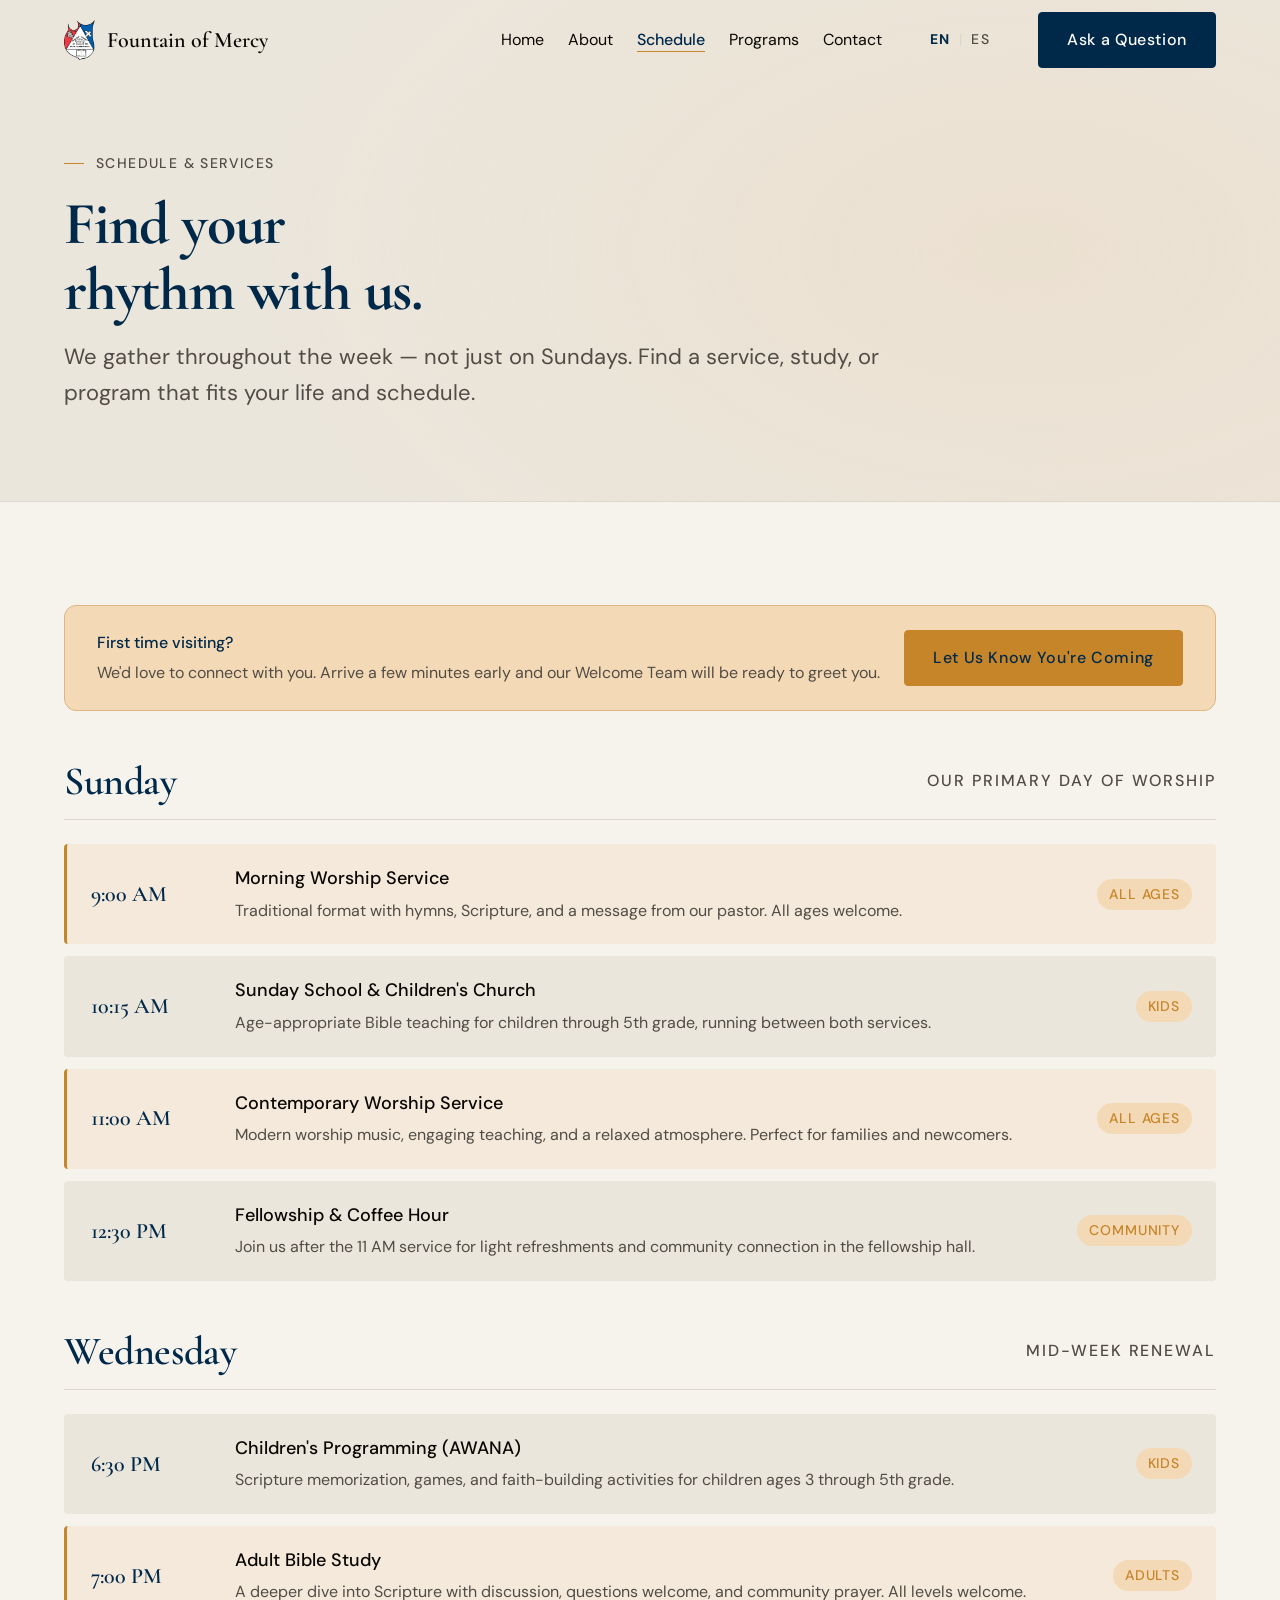
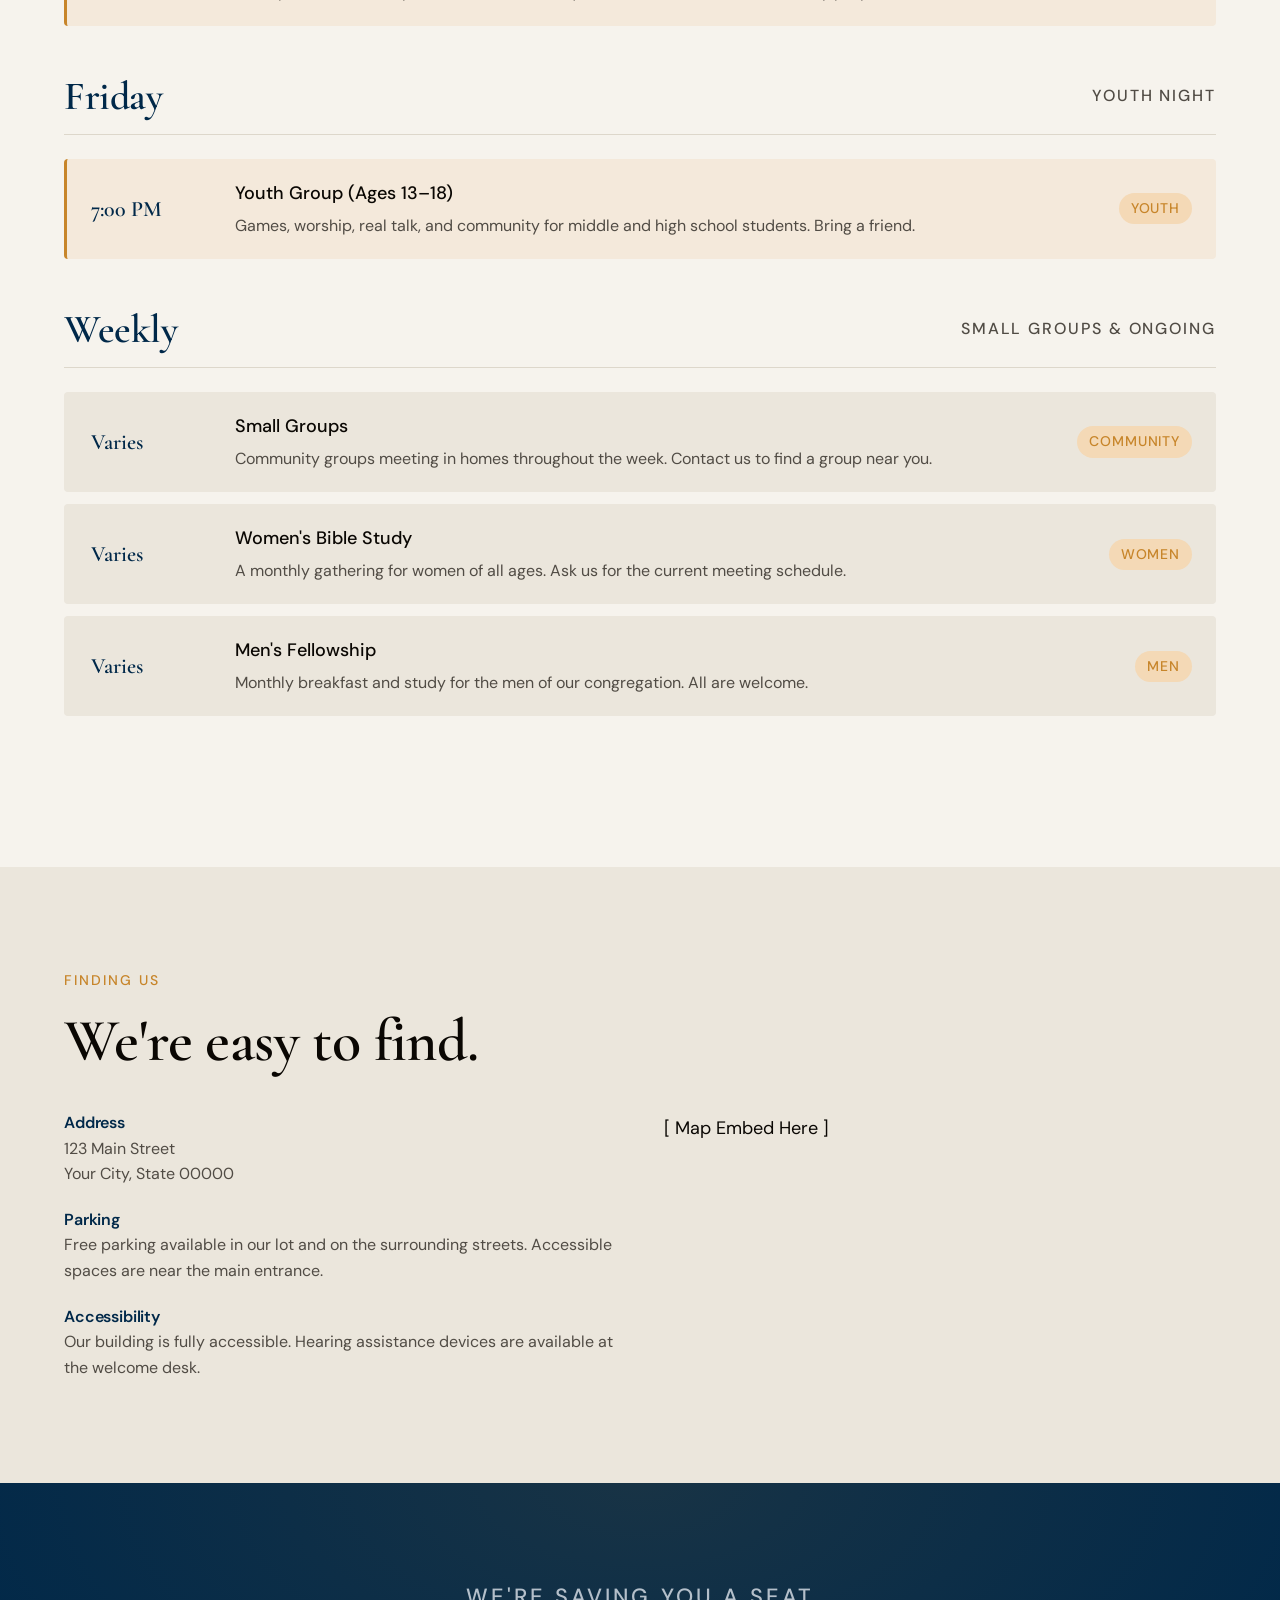
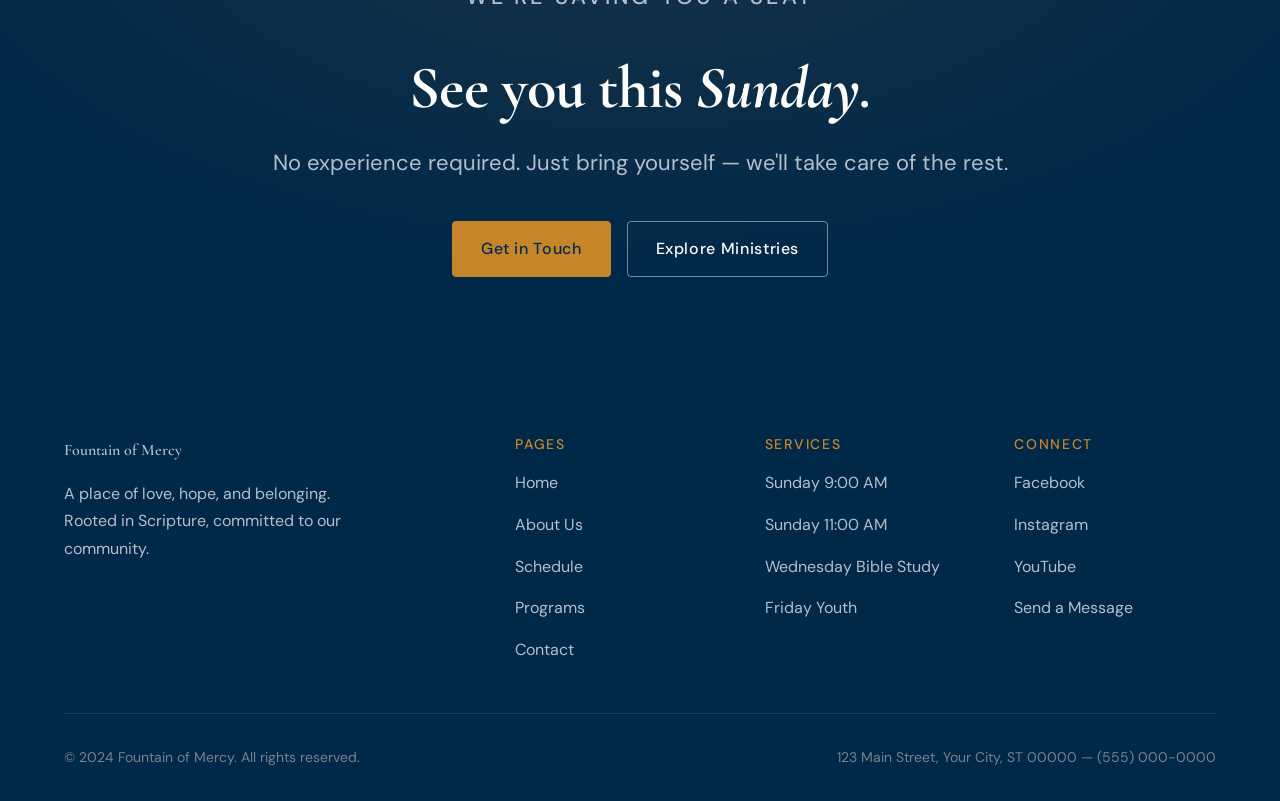
<file: schedule.html>
<!doctype html>
<html lang="en">
  <head>
    <meta charset="UTF-8" />
    <meta name="viewport" content="width=device-width, initial-scale=1.0" />
    <title>Schedule — Fountain of Mercy</title>
    <meta
      name="description"
      content="View our weekly service schedule, Bible studies, youth programs, and upcoming events at Fountain of Mercy."
    />
    <link rel="preconnect" href="https://fonts.googleapis.com" />
    <link rel="preconnect" href="https://fonts.gstatic.com" crossorigin />
    <link
      href="https://fonts.googleapis.com/css2?family=Cormorant+Garamond:ital,wght@0,400;0,600;0,700;1,400;1,600&family=DM+Sans:wght@300;400;500&display=swap"
      rel="stylesheet"
    />
    <link rel="stylesheet" href="css/style.css" />
    <link rel="alternate" hreflang="en" href="schedule.html" />
    <link rel="alternate" hreflang="es" href="es/schedule.html" />
  </head>
  <body>
    <a class="skip-link" href="#main-content">Skip to main content</a>
    <!-- ======== NAVIGATION ======== -->
    <nav class="site-nav" id="site-nav" aria-label="Main navigation">
      <div class="nav-inner">
        <a
          href="index.html"
          class="nav-logo"
          aria-label="Fountain of Mercy home"
        >
          <img src="assets/aa/aalogo1.png" alt="" class="nav-logo-img" />
          <span class="nav-logo-text">Fountain of Mercy</span>
        </a>
        <button
          class="nav-toggle"
          id="nav-toggle"
          aria-label="Open menu"
          aria-expanded="false"
        >
          <span></span><span></span><span></span>
        </button>
        <ul class="nav-links" id="nav-links" role="list">
          <li><a href="index.html">Home</a></li>
          <li><a href="about.html">About</a></li>
          <li><a href="schedule.html">Schedule</a></li>
          <li><a href="programs.html">Programs</a></li>
          <li><a href="contact.html">Contact</a></li>
        </ul>
        <div class="lang-switch" aria-label="Language selector">
          <span class="lang-switch-active">EN</span>
          <span class="lang-switch-divider" aria-hidden="true">|</span>
          <a
            href="es/schedule.html"
            class="lang-switch-option"
            hreflang="es"
            lang="es"
            >ES</a
          >
        </div>
        <a href="contact.html" class="btn btn-primary nav-cta"
          >Ask a Question</a
        >
      </div>
    </nav>

    <main id="main-content">
      <!-- ======== PAGE HERO ======== -->
      <section class="page-hero">
        <div class="container page-hero-inner">
          <span class="page-hero-tag">Schedule &amp; Services</span>
          <h1>Find your<br />rhythm with us.</h1>
          <p>
            We gather throughout the week — not just on Sundays. Find a service,
            study, or program that fits your life and schedule.
          </p>
        </div>
      </section>

      <!-- ======== SCHEDULE ======== -->
      <section class="schedule-section section">
        <div class="container">
          <!-- First Time Visit Banner -->
          <div class="first-visit-banner animate-up">
            <div class="first-visit-banner-text">
              <p>First time visiting?</p>
              <p>
                We'd love to connect with you. Arrive a few minutes early and
                our Welcome Team will be ready to greet you.
              </p>
            </div>
            <a href="contact.html" class="btn btn-gold"
              >Let Us Know You're Coming</a
            >
          </div>

          <!-- SUNDAY -->
          <div class="schedule-block animate-up" data-delay="1">
            <div class="schedule-block-header">
              <h2 class="schedule-block-day">Sunday</h2>
              <span class="schedule-block-note label"
                >Our primary day of worship</span
              >
            </div>
            <div class="schedule-events">
              <article class="schedule-event featured">
                <time class="event-time" datetime="09:00">9:00 AM</time>
                <div>
                  <p class="event-name">Morning Worship Service</p>
                  <p class="event-desc">
                    Traditional format with hymns, Scripture, and a message from
                    our pastor. All ages welcome.
                  </p>
                </div>
                <span class="event-tag">All Ages</span>
              </article>

              <article class="schedule-event">
                <time class="event-time" datetime="10:00">10:15 AM</time>
                <div>
                  <p class="event-name">
                    Sunday School &amp; Children's Church
                  </p>
                  <p class="event-desc">
                    Age-appropriate Bible teaching for children through 5th
                    grade, running between both services.
                  </p>
                </div>
                <span class="event-tag">Kids</span>
              </article>

              <article class="schedule-event featured">
                <time class="event-time" datetime="11:00">11:00 AM</time>
                <div>
                  <p class="event-name">Contemporary Worship Service</p>
                  <p class="event-desc">
                    Modern worship music, engaging teaching, and a relaxed
                    atmosphere. Perfect for families and newcomers.
                  </p>
                </div>
                <span class="event-tag">All Ages</span>
              </article>

              <article class="schedule-event">
                <time class="event-time" datetime="12:30">12:30 PM</time>
                <div>
                  <p class="event-name">Fellowship &amp; Coffee Hour</p>
                  <p class="event-desc">
                    Join us after the 11 AM service for light refreshments and
                    community connection in the fellowship hall.
                  </p>
                </div>
                <span class="event-tag">Community</span>
              </article>
            </div>
          </div>

          <!-- WEDNESDAY -->
          <div class="schedule-block animate-up" data-delay="2">
            <div class="schedule-block-header">
              <h2 class="schedule-block-day">Wednesday</h2>
              <span class="schedule-block-note label">Mid-week renewal</span>
            </div>
            <div class="schedule-events">
              <article class="schedule-event">
                <time class="event-time" datetime="18:30">6:30 PM</time>
                <div>
                  <p class="event-name">Children's Programming (AWANA)</p>
                  <p class="event-desc">
                    Scripture memorization, games, and faith-building activities
                    for children ages 3 through 5th grade.
                  </p>
                </div>
                <span class="event-tag">Kids</span>
              </article>

              <article class="schedule-event featured">
                <time class="event-time" datetime="19:00">7:00 PM</time>
                <div>
                  <p class="event-name">Adult Bible Study</p>
                  <p class="event-desc">
                    A deeper dive into Scripture with discussion, questions
                    welcome, and community prayer. All levels welcome.
                  </p>
                </div>
                <span class="event-tag">Adults</span>
              </article>
            </div>
          </div>

          <!-- FRIDAY -->
          <div class="schedule-block animate-up" data-delay="3">
            <div class="schedule-block-header">
              <h2 class="schedule-block-day">Friday</h2>
              <span class="schedule-block-note label">Youth night</span>
            </div>
            <div class="schedule-events">
              <article class="schedule-event featured">
                <time class="event-time" datetime="19:00">7:00 PM</time>
                <div>
                  <p class="event-name">Youth Group (Ages 13–18)</p>
                  <p class="event-desc">
                    Games, worship, real talk, and community for middle and high
                    school students. Bring a friend.
                  </p>
                </div>
                <span class="event-tag">Youth</span>
              </article>
            </div>
          </div>

          <!-- ONGOING / SMALL GROUPS -->
          <div class="schedule-block animate-up" data-delay="4">
            <div class="schedule-block-header">
              <h2 class="schedule-block-day">Weekly</h2>
              <span class="schedule-block-note label"
                >Small groups &amp; ongoing</span
              >
            </div>
            <div class="schedule-events">
              <article class="schedule-event">
                <span class="event-time">Varies</span>
                <div>
                  <p class="event-name">Small Groups</p>
                  <p class="event-desc">
                    Community groups meeting in homes throughout the week.
                    Contact us to find a group near you.
                  </p>
                </div>
                <span class="event-tag">Community</span>
              </article>

              <article class="schedule-event">
                <span class="event-time">Varies</span>
                <div>
                  <p class="event-name">Women's Bible Study</p>
                  <p class="event-desc">
                    A monthly gathering for women of all ages. Ask us for the
                    current meeting schedule.
                  </p>
                </div>
                <span class="event-tag">Women</span>
              </article>

              <article class="schedule-event">
                <span class="event-time">Varies</span>
                <div>
                  <p class="event-name">Men's Fellowship</p>
                  <p class="event-desc">
                    Monthly breakfast and study for the men of our congregation.
                    All are welcome.
                  </p>
                </div>
                <span class="event-tag">Men</span>
              </article>
            </div>
          </div>
        </div>
      </section>

      <!-- ======== LOCATION ======== -->
      <section class="section section--deep" aria-labelledby="location-heading">
        <div class="container">
          <span class="eyebrow">Finding Us</span>
          <h2 class="heading-xl animate-up" id="location-heading">
            We're easy to find.
          </h2>

          <div class="location-grid">
            <div class="animate-up" data-delay="1">
              <div class="contact-details">
                <div class="contact-detail">
                  <div class="contact-detail-text">
                    <h4>Address</h4>
                    <p>123 Main Street<br />Your City, State 00000</p>
                  </div>
                </div>
                <div class="contact-detail">
                  <div class="contact-detail-text">
                    <h4>Parking</h4>
                    <p>
                      Free parking available in our lot and on the surrounding
                      streets. Accessible spaces are near the main entrance.
                    </p>
                  </div>
                </div>
                <div class="contact-detail">
                  <div class="contact-detail-text">
                    <h4>Accessibility</h4>
                    <p>
                      Our building is fully accessible. Hearing assistance
                      devices are available at the welcome desk.
                    </p>
                  </div>
                </div>
              </div>
            </div>
            <div class="map-placeholder animate-fade" data-delay="2" aria-label="Map of our location">
              [ Map Embed Here ]
            </div>
          </div>
        </div>
      </section>

      <!-- ======== CTA ======== -->
      <section class="sunday-cta">
        <div class="container sunday-cta-inner">
          <p class="sunday-cta-eyebrow">We're saving you a seat</p>
          <h2>See you this <em>Sunday.</em></h2>
          <p>
            No experience required. Just bring yourself — we'll take care of the
            rest.
          </p>
          <div class="sunday-cta-actions">
            <a href="contact.html" class="btn btn-gold">Get in Touch</a>
            <a href="programs.html" class="btn btn-outline-light"
              >Explore Ministries</a
            >
          </div>
        </div>
      </section>
    </main>

    <!-- ======== FOOTER ======== -->
    <footer class="site-footer" aria-label="Site footer">
      <div class="footer-inner">
        <div class="footer-grid">
          <div class="footer-brand">
            <p class="footer-brand-name">Fountain of Mercy</p>
            <p>
              A place of love, hope, and belonging. Rooted in Scripture,
              committed to our community.
            </p>
          </div>
          <div class="footer-col">
            <h4>Pages</h4>
            <ul>
              <li><a href="index.html">Home</a></li>
              <li><a href="about.html">About Us</a></li>
              <li><a href="schedule.html">Schedule</a></li>
              <li><a href="programs.html">Programs</a></li>
              <li><a href="contact.html">Contact</a></li>
            </ul>
          </div>
          <div class="footer-col">
            <h4>Services</h4>
            <ul>
              <li><a href="schedule.html">Sunday 9:00 AM</a></li>
              <li><a href="schedule.html">Sunday 11:00 AM</a></li>
              <li><a href="schedule.html">Wednesday Bible Study</a></li>
              <li><a href="schedule.html">Friday Youth</a></li>
            </ul>
          </div>
          <div class="footer-col">
            <h4>Connect</h4>
            <ul>
              <li><a href="#">Facebook</a></li>
              <li><a href="#">Instagram</a></li>
              <li><a href="#">YouTube</a></li>
              <li><a href="contact.html">Send a Message</a></li>
            </ul>
          </div>
        </div>
        <div class="footer-bottom">
          <p>&copy; 2024 Fountain of Mercy. All rights reserved.</p>
          <p>
            123 Main Street, Your City, ST 00000 &mdash;
            <a href="tel:+15550000000">(555) 000-0000</a>
          </p>
        </div>
      </div>
    </footer>

    <script src="js/main.js"></script>
  </body>
</html>
</file>
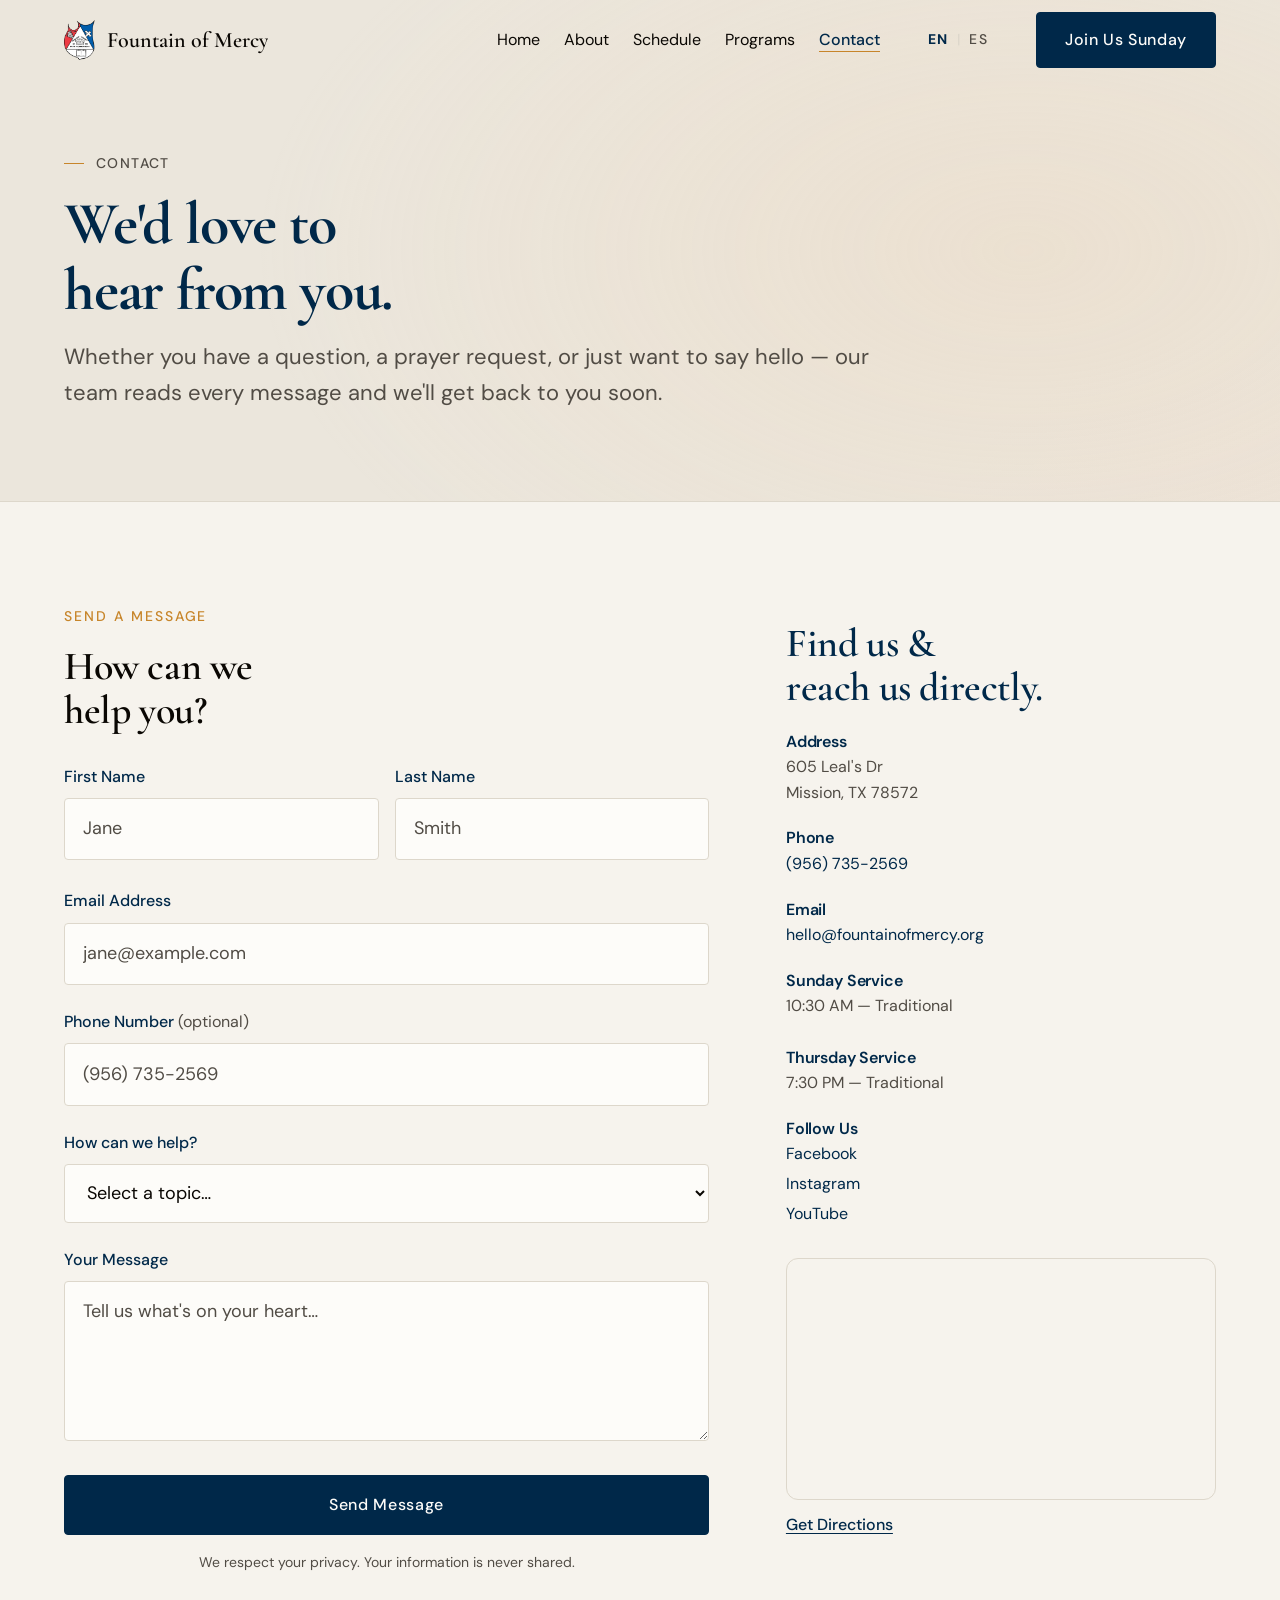
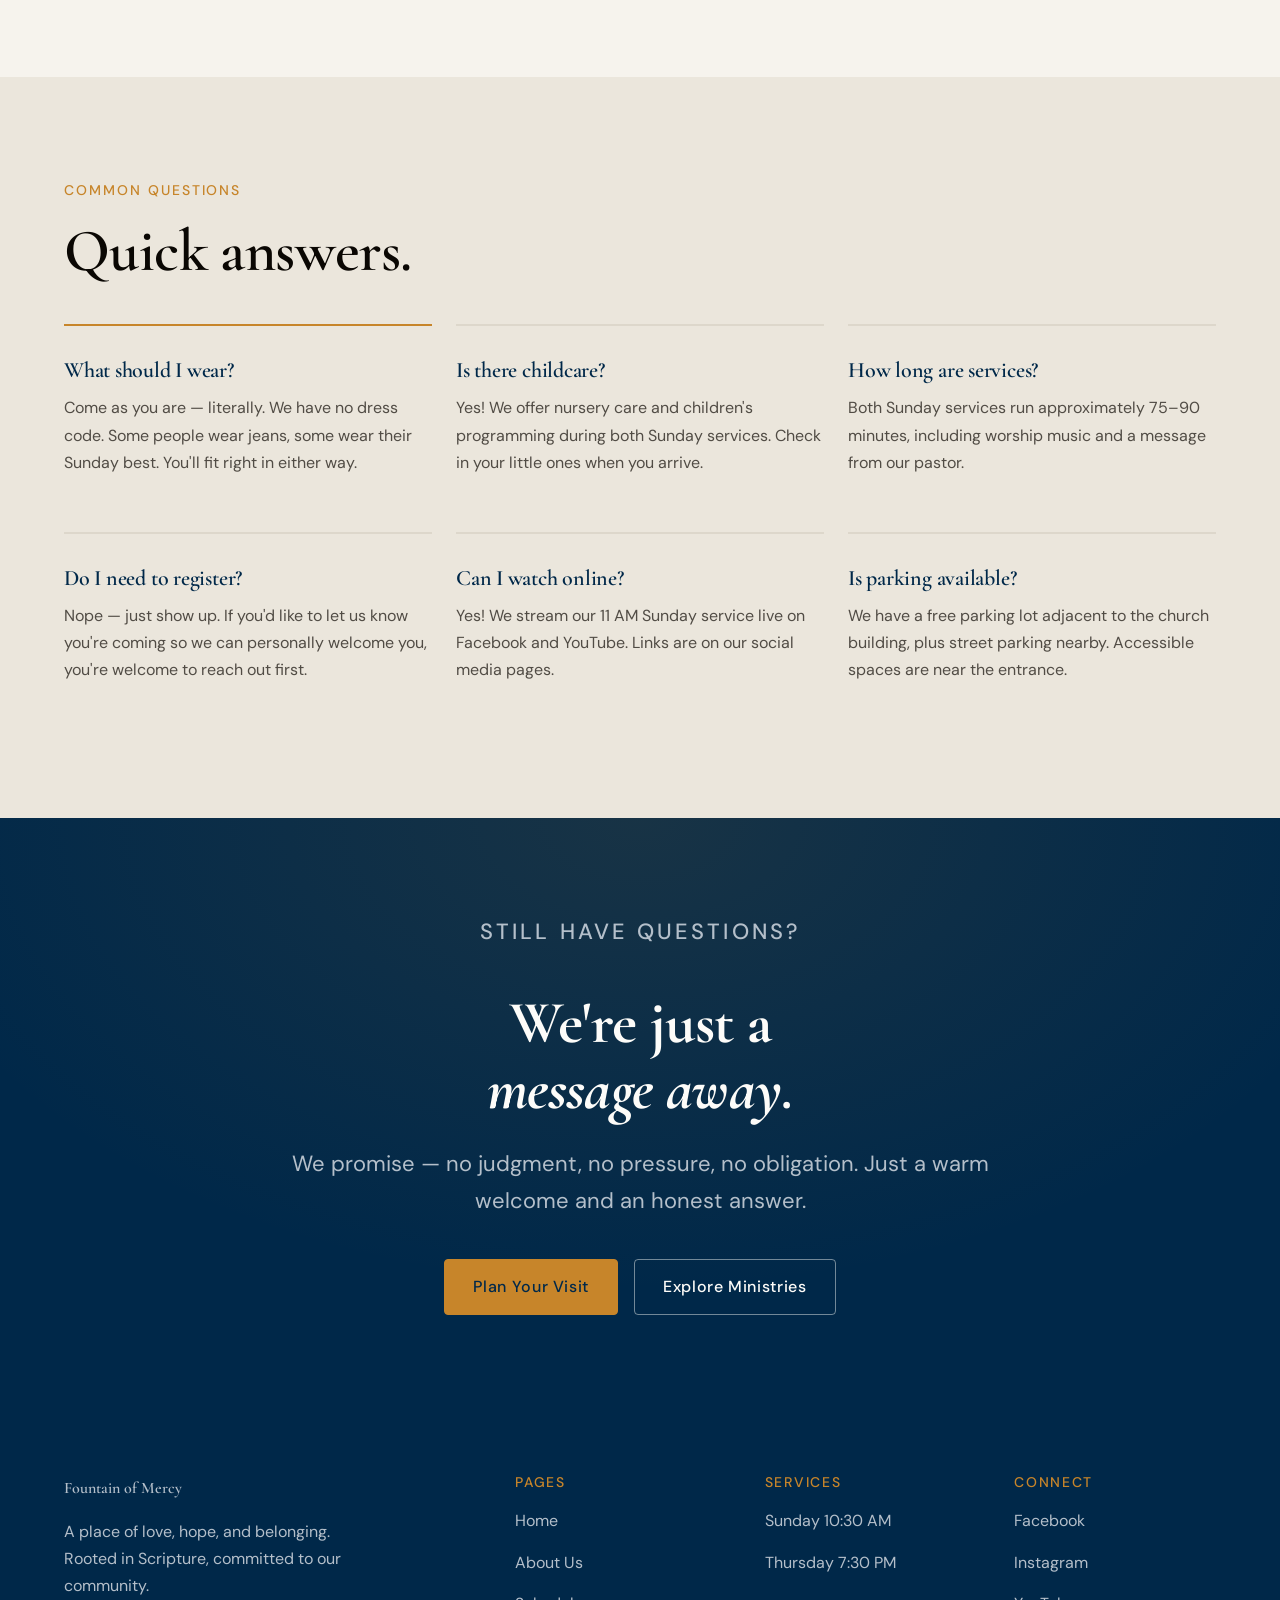
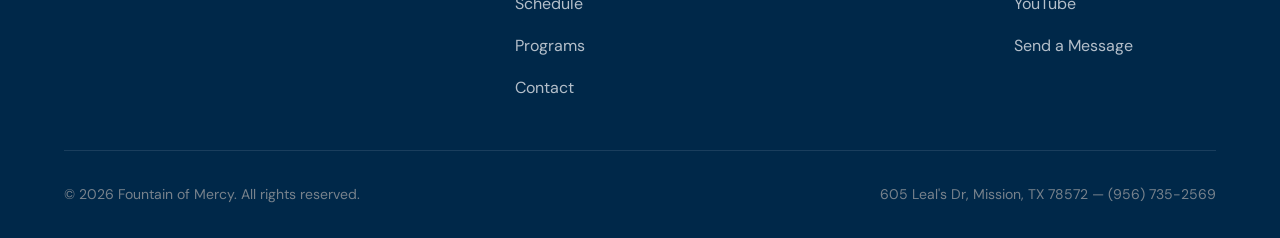
<file: en/contact.html>
<!doctype html>
<html lang="en">
  <head>
    <meta charset="UTF-8" />
    <meta name="viewport" content="width=device-width, initial-scale=1.0" />
    <title>Contact — Fountain of Mercy</title>
    <meta
      name="description"
      content="Reach out to Fountain of Mercy. We'd love to hear from you — questions, prayer requests, or just saying hello."
    />
    <meta property="og:type" content="website" />
    <meta property="og:site_name" content="Fountain of Mercy" />
    <meta property="og:title" content="Contact — Fountain of Mercy" />
    <meta property="og:description" content="Reach out to Fountain of Mercy. We'd love to hear from you — questions, prayer requests, or just saying hello." />
    <meta property="og:url" content="https://www.fountainofmercy.org/en/contact.html" />
    <meta property="og:image" content="https://www.fountainofmercy.org/assets/aa/aalogo1.png" />
    <meta property="og:locale" content="en_US" />
    <meta name="twitter:card" content="summary_large_image" />
    <meta name="twitter:title" content="Contact — Fountain of Mercy" />
    <meta name="twitter:description" content="Reach out to Fountain of Mercy. We'd love to hear from you — questions, prayer requests, or just saying hello." />
    <meta name="twitter:image" content="https://www.fountainofmercy.org/assets/aa/aalogo1.png" />
    <link rel="canonical" href="https://www.fountainofmercy.org/en/contact.html" />
    <link rel="preconnect" href="https://fonts.googleapis.com" />
    <link rel="preconnect" href="https://fonts.gstatic.com" crossorigin />
    <link
      href="https://fonts.googleapis.com/css2?family=Cormorant+Garamond:ital,wght@0,400;0,600;0,700;1,400;1,600&family=DM+Sans:wght@300;400;500&display=swap"
      rel="stylesheet"
    />
    <link rel="stylesheet" href="../css/style.css" />
    <link rel="icon" type="image/x-icon" href="../assets/icons/favicon.ico" />
    <link rel="icon" type="image/png" sizes="192x192" href="../assets/icons/icon-192.png" />
    <link rel="apple-touch-icon" href="../assets/icons/icon-192.png" />
    <link rel="alternate" hreflang="en" href="contact.html" />
    <link rel="alternate" hreflang="es" href="../es/contact.html" />
  </head>
  <body>
    <a class="skip-link" href="#main-content">Skip to main content</a>
    <!-- ======== NAVIGATION ======== -->
    <nav class="site-nav" id="site-nav" aria-label="Main navigation">
      <div class="nav-inner">
        <a
          href="index.html"
          class="nav-logo"
          aria-label="Fountain of Mercy home"
        >
          <img src="../assets/aa/aalogo1.png" alt="Fountain of Mercy" class="nav-logo-img" />
          <span class="nav-logo-text">Fountain of Mercy</span>
        </a>
        <button
          class="nav-toggle"
          id="nav-toggle"
          aria-label="Open menu"
          aria-expanded="false"
        >
          <span></span><span></span><span></span>
        </button>
        <ul class="nav-links" id="nav-links" role="list">
          <li><a href="index.html">Home</a></li>
          <li><a href="about.html">About</a></li>
          <li><a href="schedule.html">Schedule</a></li>
          <li><a href="programs.html">Programs</a></li>
          <li><a href="contact.html">Contact</a></li>
        </ul>
        <div class="lang-switch" aria-label="Language selector">
          <span class="lang-switch-active">EN</span>
          <span class="lang-switch-divider" aria-hidden="true">|</span>
          <a
            href="../es/contact.html"
            class="lang-switch-option"
            hreflang="es"
            lang="es"
            >ES</a
          >
        </div>
        <a href="schedule.html" class="btn btn-primary nav-cta"
          >Join Us Sunday</a
        >
      </div>
    </nav>

    <main id="main-content">
      <!-- ======== PAGE HERO ======== -->
      <section class="page-hero">
        <div class="container page-hero-inner">
          <span class="page-hero-tag">Contact</span>
          <h1>We'd love to<br />hear from you.</h1>
          <p>
            Whether you have a question, a prayer request, or just want to say
            hello — our team reads every message and we'll get back to you soon.
          </p>
        </div>
      </section>

      <!-- ======== CONTACT MAIN ======== -->
      <section class="contact-section section">
        <div class="container">
          <div class="contact-grid">
            <!-- FORM -->
            <div class="contact-form-wrap">
              <span class="eyebrow animate-up">Send a Message</span>
              <h2 class="heading-lg animate-up" data-delay="1">
                How can we<br />help you?
              </h2>

              <form
                id="contact-form"
                class="animate-up"
                data-delay="2"
                novalidate
              >
                <div class="form-row">
                  <div class="form-group">
                    <label for="first-name">First Name</label>
                    <input
                      type="text"
                      id="first-name"
                      name="first_name"
                      class="form-control"
                      placeholder="Jane"
                      autocomplete="given-name"
                      required
                      aria-required="true"
                      aria-describedby="first-name-error"
                      data-error-required="First name is required."
                    />
                    <p class="form-error" id="first-name-error" hidden></p>
                  </div>
                  <div class="form-group">
                    <label for="last-name">Last Name</label>
                    <input
                      type="text"
                      id="last-name"
                      name="last_name"
                      class="form-control"
                      placeholder="Smith"
                      autocomplete="family-name"
                      required
                      aria-required="true"
                      aria-describedby="last-name-error"
                      data-error-required="Last name is required."
                    />
                    <p class="form-error" id="last-name-error" hidden></p>
                  </div>
                </div>

                <div class="form-group">
                  <label for="email">Email Address</label>
                  <input
                    type="email"
                    id="email"
                    name="email"
                    class="form-control"
                    placeholder="jane@example.com"
                    autocomplete="email"
                    required
                    aria-required="true"
                    aria-describedby="email-error"
                    data-error-required="Email address is required."
                    data-error-email="Please enter a valid email address."
                  />
                  <p class="form-error" id="email-error" hidden></p>
                </div>

                <div class="form-group">
                  <label for="phone"
                    >Phone Number
                    <span class="label-optional">(optional)</span></label
                  >
                  <input
                    type="tel"
                    id="phone"
                    name="phone"
                    class="form-control"
                    placeholder="(956) 735-2569"
                    autocomplete="tel"
                    inputmode="tel"
                  />
                </div>

                <div class="form-group">
                  <label for="reason">How can we help?</label>
                  <select id="reason" name="reason" class="form-control">
                    <option value="" disabled selected>Select a topic…</option>
                    <option value="general">General Question</option>
                    <option value="visit">Planning a Visit</option>
                    <option value="prayer">Prayer Request</option>
                    <option value="membership">Church Membership</option>
                    <option value="ministry">Ministry / Volunteering</option>
                    <option value="kids">Children's Ministry</option>
                    <option value="youth">Youth Ministry</option>
                    <option value="other">Other</option>
                  </select>
                </div>

                <div class="form-group">
                  <label for="message">Your Message</label>
                  <textarea
                    id="message"
                    name="message"
                    class="form-control"
                    placeholder="Tell us what's on your heart…"
                    required
                    aria-required="true"
                    aria-describedby="message-error"
                    data-error-required="Please share what's on your heart."
                  ></textarea>
                  <p class="form-error" id="message-error" hidden></p>
                </div>

                <input type="hidden" name="_subject" value="New message — Fountain of Mercy website" />
                <input type="text" name="_gotcha" style="display:none" tabindex="-1" autocomplete="off" />

                <p class="form-error" id="contact-submit-error" hidden role="alert"></p>

                <button
                  type="submit"
                  class="btn btn-primary btn-block btn-padded"
                  data-sending="Sending…"
                  data-error-generic="Something went wrong. Please try again."
                  data-error-network="Unable to send. Please check your connection and try again."
                >
                  Send Message
                </button>

                <p class="form-privacy-note">
                  We respect your privacy. Your information is never shared.
                </p>
              </form>

              <div id="contact-success" class="contact-success" hidden tabindex="-1">
                <p class="contact-success-mark" aria-hidden="true">✦</p>
                <h3>Message received.</h3>
                <p>Thank you for reaching out. We read every message and will get back to you soon. We look forward to connecting with you.</p>
                <a href="index.html" class="btn btn-primary">Back to Home</a>
              </div>
            </div>

            <!-- SIDEBAR INFO -->
            <div class="contact-info animate-up" data-delay="2">
              <h3>Find us &amp;<br />reach us directly.</h3>

              <div class="contact-details">
                <div class="contact-detail">
                  <div class="contact-detail-text">
                    <h4>Address</h4>
                    <p>605 Leal's Dr<br />Mission, TX 78572</p>
                  </div>
                </div>

                <div class="contact-detail">
                  <div class="contact-detail-text">
                    <h4>Phone</h4>
                    <p>
                      <a href="tel:+19567352569" class="contact-direct-link"
                        >(956) 735-2569</a
                      >
                    </p>
                  </div>
                </div>

                <div class="contact-detail">
                  <div class="contact-detail-text">
                    <h4>Email</h4>
                    <p>
                      <a
                        href="mailto:hello@fountainofmercy.org"
                        class="contact-direct-link"
                        >hello@fountainofmercy.org</a
                      >
                    </p>
                  </div>
                </div>

                <div class="contact-detail">
                  <div class="contact-detail-text">
                    <h4>Sunday Service</h4>
                    <p>10:30 AM — Traditional</p></br>
                    <h4>Thursday Service</h4>
                    <p>7:30 PM — Traditional</p>
                  </div>
                </div>

                <div class="contact-detail">
                  <div class="contact-detail-text">
                    <h4>Follow Us</h4>
                    <p class="contact-social-links">
                      <a href="https://www.facebook.com/fdmpalmview">Facebook</a>
                      <a href="https://www.instagram.com/fdmpalmview/">Instagram</a>
                      <a href="https://www.youtube.com/@fdmpalmview">YouTube</a>
                    </p>
                  </div>
                </div>
              </div>

              <div class="map-wrap">
                <iframe
                  class="map-embed"
                  src="https://maps.google.com/maps?q=605+Leal%27s+Dr,+Mission,+TX+78572&output=embed&z=15"
                  title="Fountain of Mercy location map"
                  loading="lazy"
                  referrerpolicy="no-referrer-when-downgrade"
                  allowfullscreen
                ></iframe>
                <a
                  href="https://www.google.com/maps/dir/?api=1&destination=605+Leal%27s+Dr,+Mission,+TX+78572"
                  class="map-directions"
                  target="_blank"
                  rel="noopener noreferrer"
                >Get Directions</a>
              </div>
            </div>
          </div>
        </div>
      </section>

      <!-- ======== FAQ STRIP ======== -->
      <section class="section section--deep" aria-labelledby="faq-heading">
        <div class="container">
          <span class="eyebrow animate-up">Common Questions</span>
          <h2
            class="heading-xl animate-up faq-section-heading"
            data-delay="1"
            id="faq-heading"
          >
            Quick answers.
          </h2>

          <div class="faq-grid">
            <div class="value-item animate-up" data-delay="1">
              <h3>What should I wear?</h3>
              <p>
                Come as you are — literally. We have no dress code. Some people
                wear jeans, some wear their Sunday best. You'll fit right in
                either way.
              </p>
            </div>

            <div class="value-item animate-up" data-delay="2">
              <h3>Is there childcare?</h3>
              <p>
                Yes! We offer nursery care and children's programming during
                both Sunday services. Check in your little ones when you arrive.
              </p>
            </div>

            <div class="value-item animate-up" data-delay="2">
              <h3>How long are services?</h3>
              <p>
                Both Sunday services run approximately 75–90 minutes, including
                worship music and a message from our pastor.
              </p>
            </div>

            <div class="value-item animate-up" data-delay="3">
              <h3>Do I need to register?</h3>
              <p>
                Nope — just show up. If you'd like to let us know you're coming
                so we can personally welcome you, you're welcome to reach out
                first.
              </p>
            </div>

            <div class="value-item animate-up" data-delay="3">
              <h3>Can I watch online?</h3>
              <p>
                Yes! We stream our 11 AM Sunday service live on Facebook and
                YouTube. Links are on our social media pages.
              </p>
            </div>

            <div class="value-item animate-up" data-delay="4">
              <h3>Is parking available?</h3>
              <p>
                We have a free parking lot adjacent to the church building, plus
                street parking nearby. Accessible spaces are near the entrance.
              </p>
            </div>
          </div>
        </div>
      </section>

      <!-- ======== CTA ======== -->
      <section class="sunday-cta">
        <div class="container sunday-cta-inner">
          <p class="sunday-cta-eyebrow">Still have questions?</p>
          <h2>We're just a<br /><em>message away.</em></h2>
          <p>
            We promise — no judgment, no pressure, no obligation. Just a warm
            welcome and an honest answer.
          </p>
          <div class="sunday-cta-actions">
            <a href="schedule.html" class="btn btn-gold">Plan Your Visit</a>
            <a href="programs.html" class="btn btn-outline-light"
              >Explore Ministries</a
            >
          </div>
        </div>
      </section>
    </main>

    <!-- ======== FOOTER ======== -->
    <footer class="site-footer" aria-label="Site footer">
      <div class="footer-inner">
        <div class="footer-grid">
          <div class="footer-brand">
            <p class="footer-brand-name">Fountain of Mercy</p>
            <p>
              A place of love, hope, and belonging. Rooted in Scripture,
              committed to our community.
            </p>
          </div>
          <div class="footer-col">
            <h4>Pages</h4>
            <ul>
              <li><a href="index.html">Home</a></li>
              <li><a href="about.html">About Us</a></li>
              <li><a href="schedule.html">Schedule</a></li>
              <li><a href="programs.html">Programs</a></li>
              <li><a href="contact.html">Contact</a></li>
            </ul>
          </div>
          <div class="footer-col">
            <h4>Services</h4>
            <ul>
              <li><a href="schedule.html">Sunday 10:30 AM</a></li>
              <li><a href="schedule.html">Thursday 7:30 PM</a></li>
            </ul>
          </div>
          <div class="footer-col">
            <h4>Connect</h4>
            <ul>
              <li>
                <a href="https://www.facebook.com/fdmpalmview">Facebook</a>
              </li>
              <li>
                <a href="https://www.instagram.com/fdmpalmview">Instagram</a>
              </li>
              <li>
                <a href="https://www.youtube.com/@fdmpalmview">YouTube</a>
              </li>
              <li><a href="contact.html">Send a Message</a></li>
            </ul>
          </div>
        </div>
        <div class="footer-bottom">
          <p>&copy; 2026 Fountain of Mercy. All rights reserved.</p>
          <p>
            605 Leal's Dr, Mission, TX 78572 &mdash;
            <a href="tel:+19567352569">(956) 735-2569</a>
          </p>
        </div>
      </div>
    </footer>

    <script src="../js/main.js"></script>
  </body>
</html>
</file>
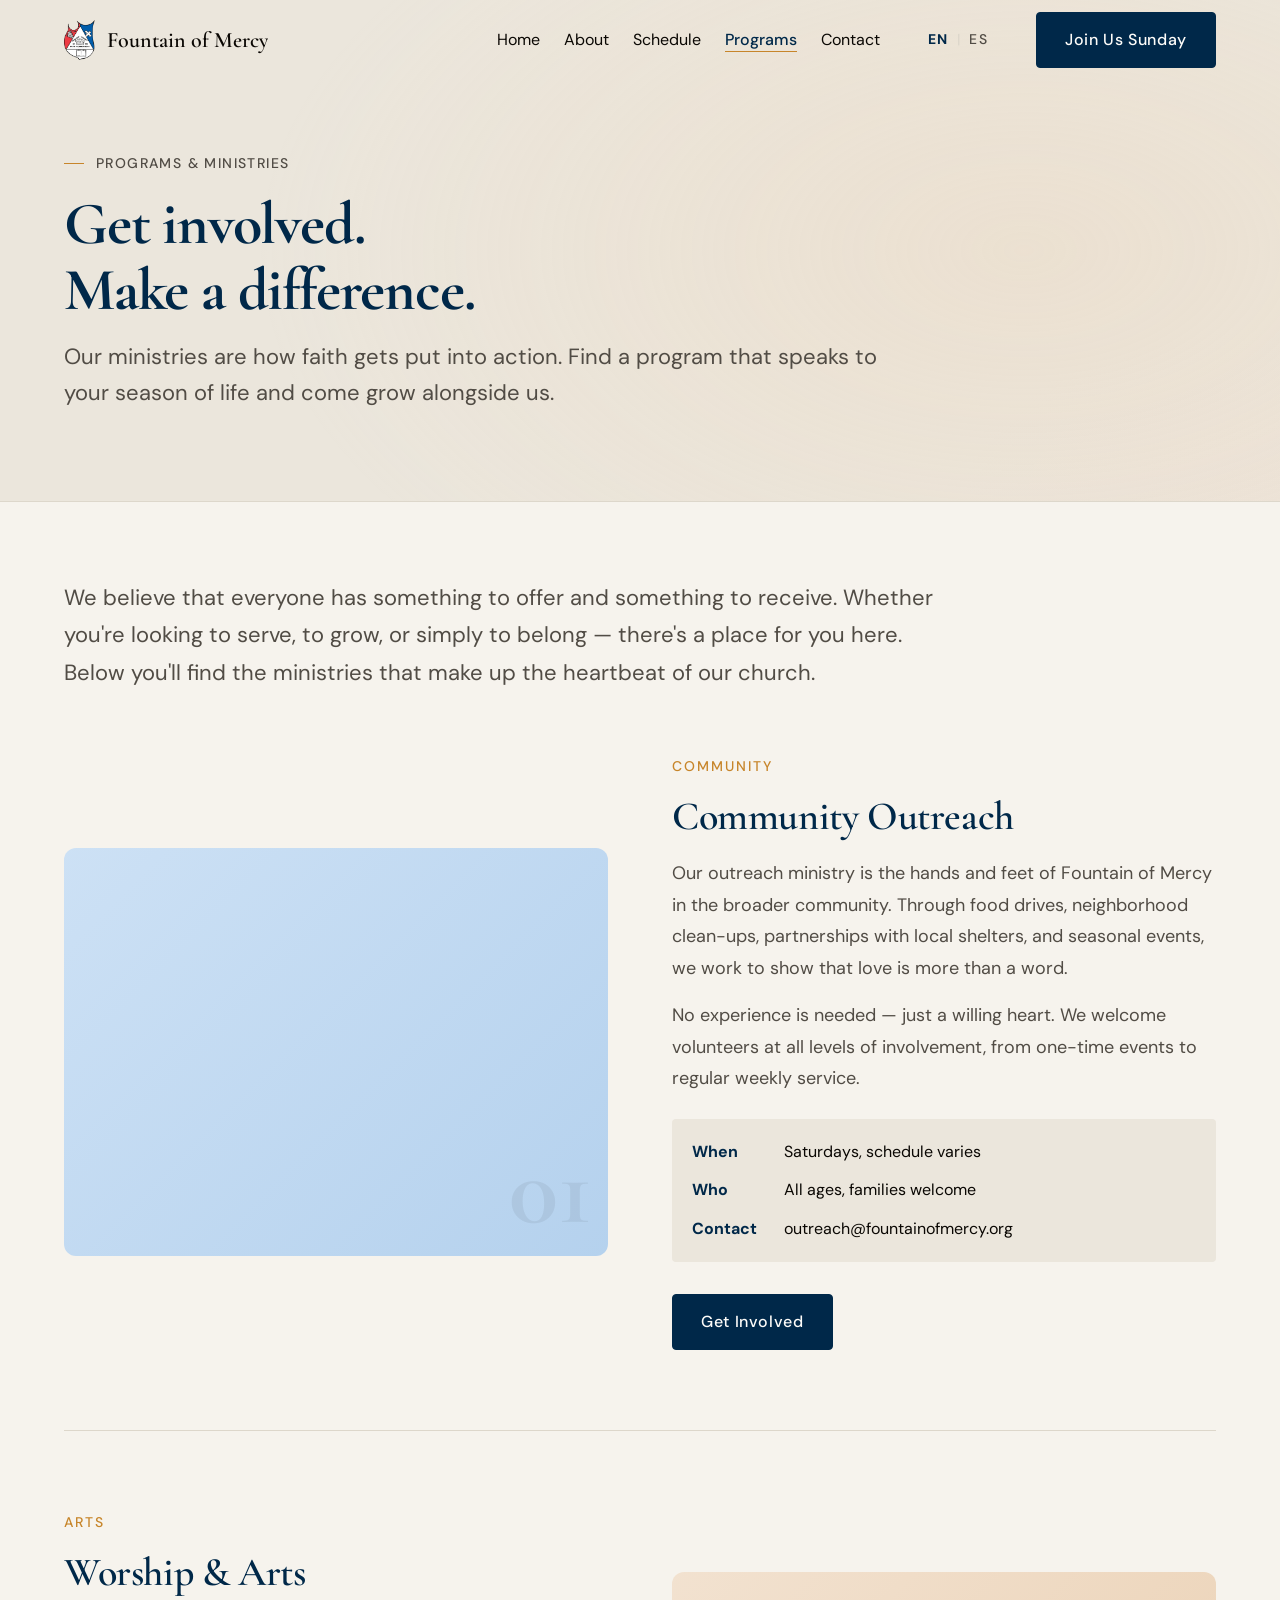
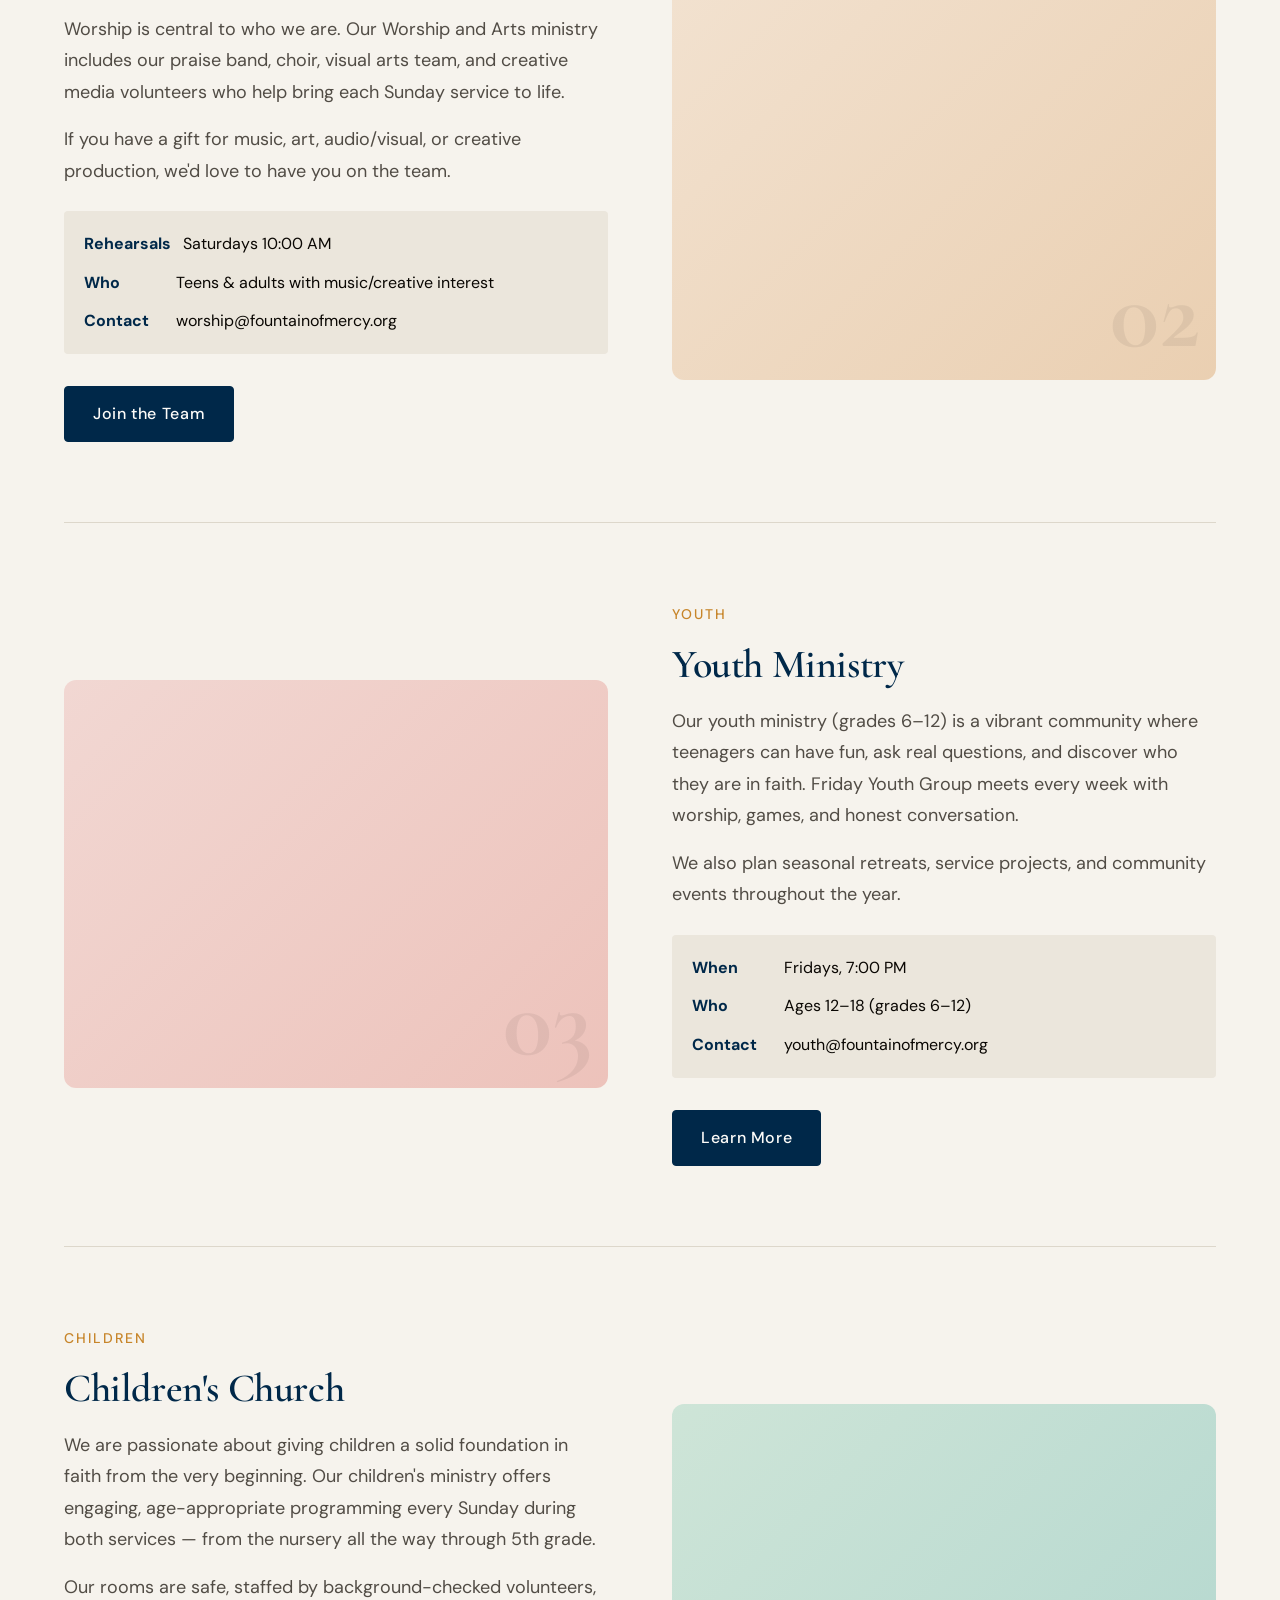
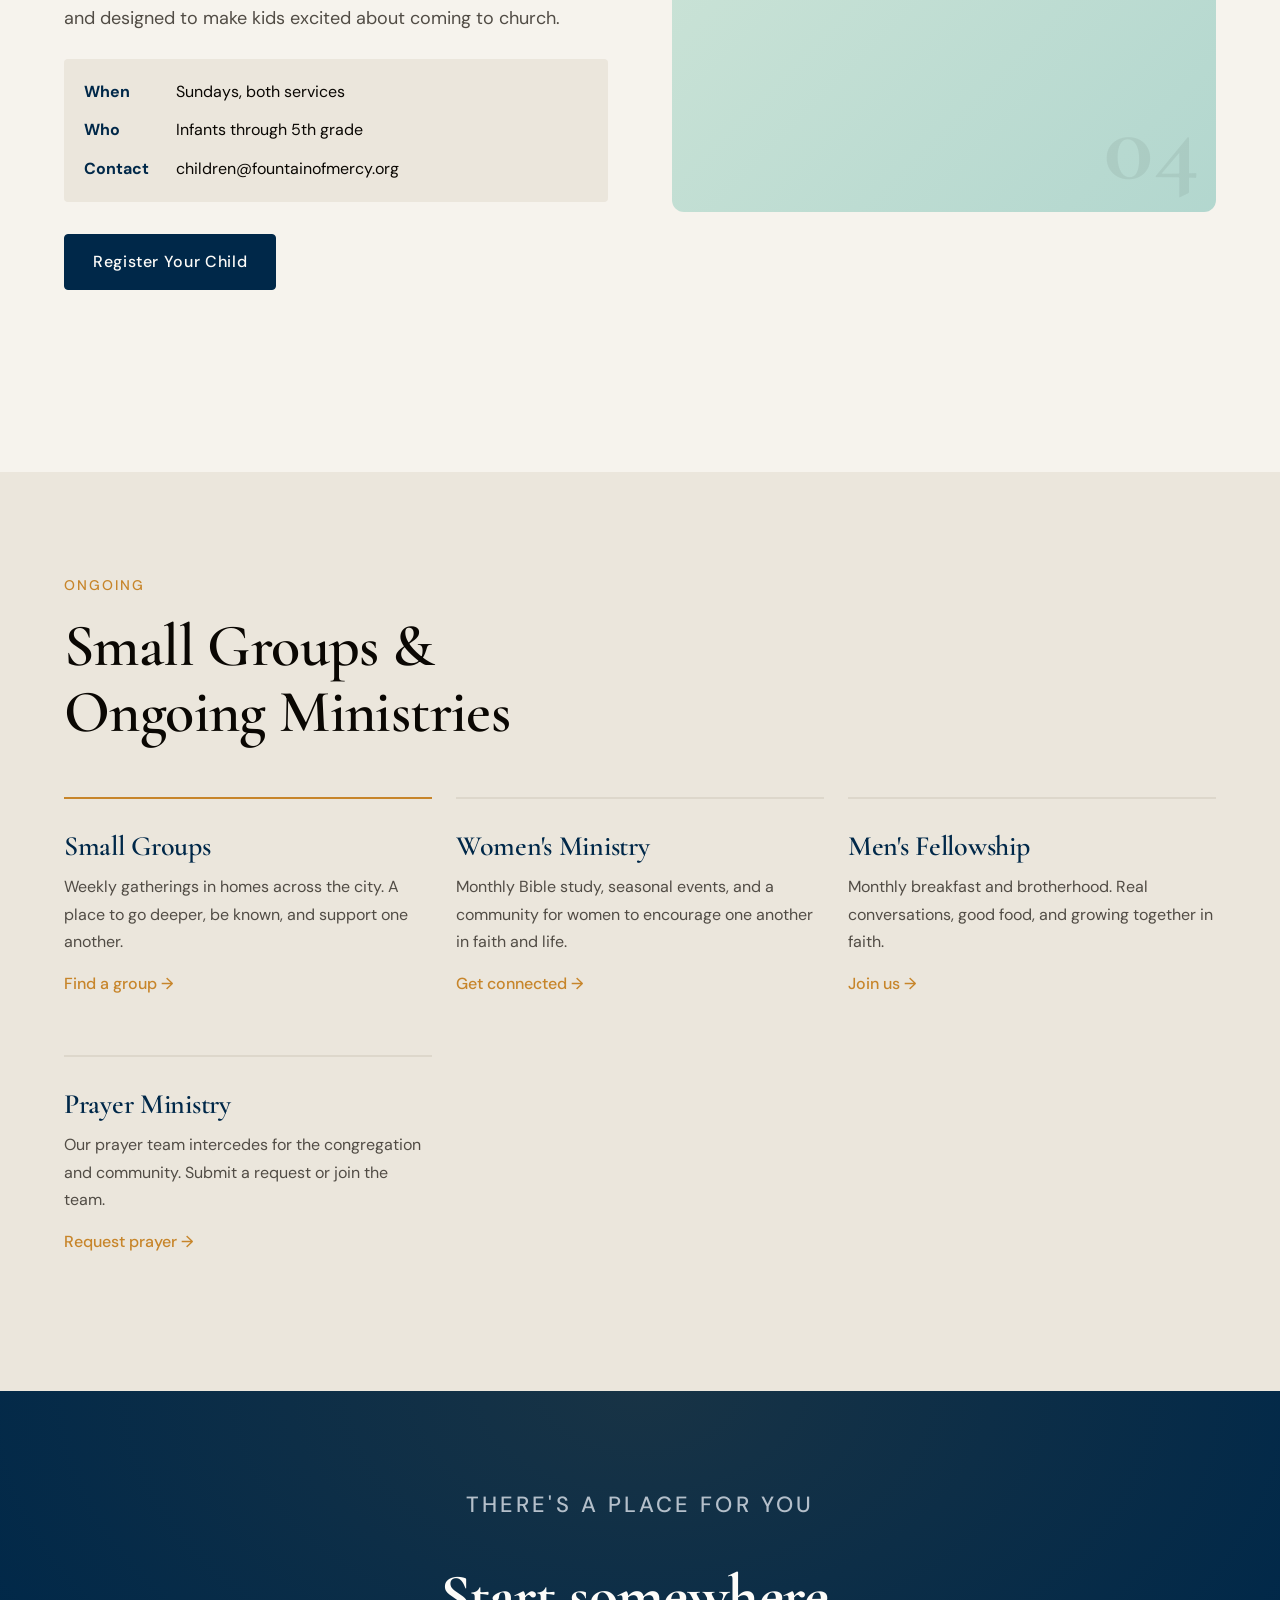
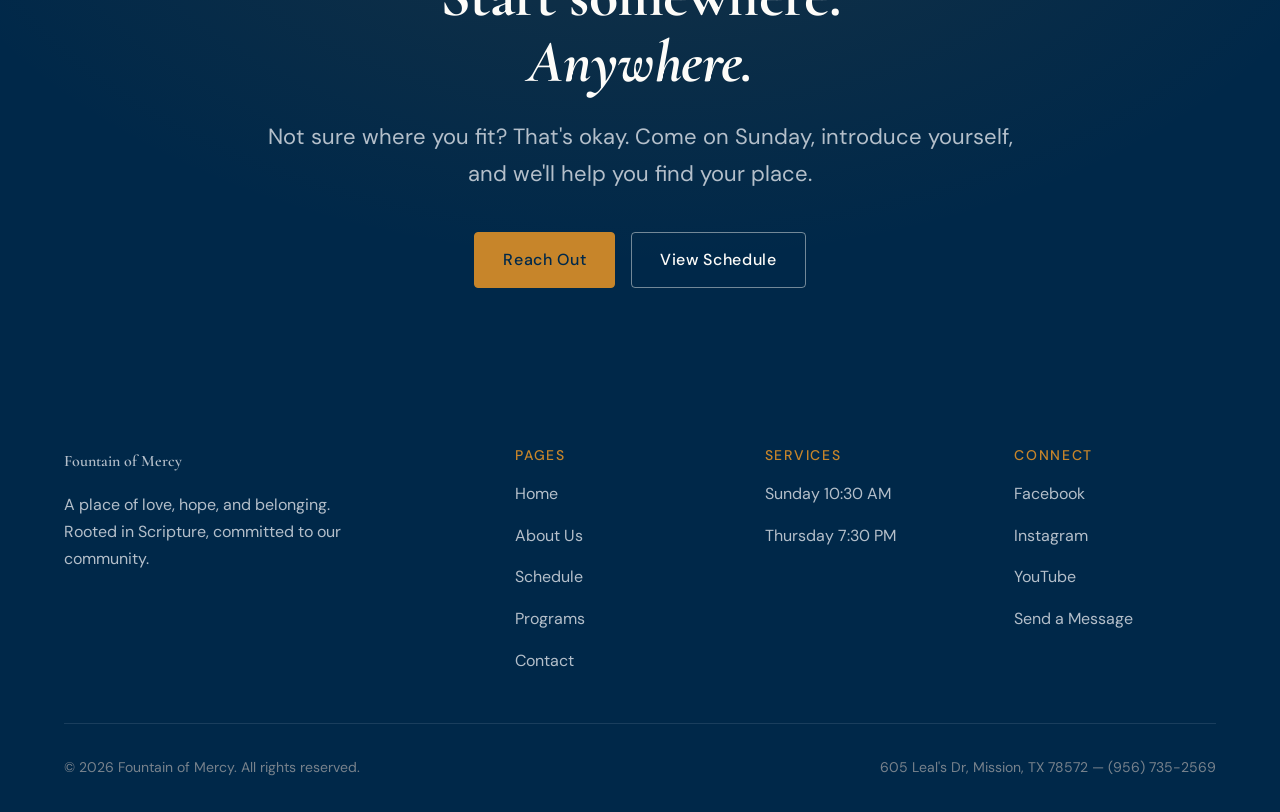
<file: en/programs.html>
<!doctype html>
<html lang="en">
  <head>
    <meta charset="UTF-8" />
    <meta name="viewport" content="width=device-width, initial-scale=1.0" />
    <title>Programs &amp; Ministries — Fountain of Mercy</title>
    <meta
      name="description"
      content="Explore the ministries and programs offered at Fountain of Mercy — from children's ministry to community outreach."
    />
    <meta property="og:type" content="website" />
    <meta property="og:site_name" content="Fountain of Mercy" />
    <meta property="og:title" content="Programs &amp; Ministries — Fountain of Mercy" />
    <meta property="og:description" content="Explore the ministries and programs offered at Fountain of Mercy — from children's ministry to community outreach." />
    <meta property="og:url" content="https://www.fountainofmercy.org/en/programs.html" />
    <meta property="og:image" content="https://www.fountainofmercy.org/assets/aa/aalogo1.png" />
    <meta property="og:locale" content="en_US" />
    <meta name="twitter:card" content="summary_large_image" />
    <meta name="twitter:title" content="Programs &amp; Ministries — Fountain of Mercy" />
    <meta name="twitter:description" content="Explore the ministries and programs offered at Fountain of Mercy — from children's ministry to community outreach." />
    <meta name="twitter:image" content="https://www.fountainofmercy.org/assets/aa/aalogo1.png" />
    <link rel="canonical" href="https://www.fountainofmercy.org/en/programs.html" />
    <link rel="preconnect" href="https://fonts.googleapis.com" />
    <link rel="preconnect" href="https://fonts.gstatic.com" crossorigin />
    <link
      href="https://fonts.googleapis.com/css2?family=Cormorant+Garamond:ital,wght@0,400;0,600;0,700;1,400;1,600&family=DM+Sans:wght@300;400;500&display=swap"
      rel="stylesheet"
    />
    <link rel="stylesheet" href="../css/style.css" />
    <link rel="icon" type="image/x-icon" href="../assets/icons/favicon.ico" />
    <link rel="icon" type="image/png" sizes="192x192" href="../assets/icons/icon-192.png" />
    <link rel="apple-touch-icon" href="../assets/icons/icon-192.png" />
    <link rel="alternate" hreflang="en" href="programs.html" />
    <link rel="alternate" hreflang="es" href="../es/programs.html" />
  </head>
  <body>
    <a class="skip-link" href="#main-content">Skip to main content</a>
    <!-- ======== NAVIGATION ======== -->
    <nav class="site-nav" id="site-nav" aria-label="Main navigation">
      <div class="nav-inner">
        <a
          href="index.html"
          class="nav-logo"
          aria-label="Fountain of Mercy home"
        >
          <img src="../assets/aa/aalogo1.png" alt="Fountain of Mercy" class="nav-logo-img" />
          <span class="nav-logo-text">Fountain of Mercy</span>
        </a>
        <button
          class="nav-toggle"
          id="nav-toggle"
          aria-label="Open menu"
          aria-expanded="false"
        >
          <span></span><span></span><span></span>
        </button>
        <ul class="nav-links" id="nav-links" role="list">
          <li><a href="index.html">Home</a></li>
          <li><a href="about.html">About</a></li>
          <li><a href="schedule.html">Schedule</a></li>
          <li><a href="programs.html">Programs</a></li>
          <li><a href="contact.html">Contact</a></li>
        </ul>
        <div class="lang-switch" aria-label="Language selector">
          <span class="lang-switch-active">EN</span>
          <span class="lang-switch-divider" aria-hidden="true">|</span>
          <a
            href="../es/programs.html"
            class="lang-switch-option"
            hreflang="es"
            lang="es"
            >ES</a
          >
        </div>
        <a href="schedule.html" class="btn btn-primary nav-cta"
          >Join Us Sunday</a
        >
      </div>
    </nav>

    <main id="main-content">
      <!-- ======== PAGE HERO ======== -->
      <section class="page-hero">
        <div class="container page-hero-inner">
          <span class="page-hero-tag">Programs &amp; Ministries</span>
          <h1>Get involved.<br />Make a difference.</h1>
          <p>
            Our ministries are how faith gets put into action. Find a program
            that speaks to your season of life and come grow alongside us.
          </p>
        </div>
      </section>

      <!-- ======== PROGRAMS INTRO ======== -->
      <section class="programs-intro section">
        <div class="container">
          <p class="programs-lead animate-up">
            We believe that everyone has something to offer and something to
            receive. Whether you're looking to serve, to grow, or simply to
            belong — there's a place for you here. Below you'll find the
            ministries that make up the heartbeat of our church.
          </p>
        </div>
      </section>

      <!-- ======== PROGRAMS LIST ======== -->
      <section class="programs-section">
        <div class="container">
          <!-- Community Outreach -->
          <article class="program-row animate-up">
            <div class="program-visual pv-1">
              <div class="program-number" aria-hidden="true">01</div>
            </div>
            <div class="program-content">
              <span class="eyebrow">Community</span>
              <h2>Community Outreach</h2>
              <p>
                Our outreach ministry is the hands and feet of Fountain of Mercy
                in the broader community. Through food drives, neighborhood
                clean-ups, partnerships with local shelters, and seasonal
                events, we work to show that love is more than a word.
              </p>
              <p>
                No experience is needed — just a willing heart. We welcome
                volunteers at all levels of involvement, from one-time events to
                regular weekly service.
              </p>
              <div class="program-details">
                <div class="program-detail">
                  <strong>When</strong> Saturdays, schedule varies
                </div>
                <div class="program-detail">
                  <strong>Who</strong> All ages, families welcome
                </div>
                <div class="program-detail">
                  <strong>Contact</strong> outreach@fountainofmercy.org
                </div>
              </div>
              <a href="contact.html" class="btn btn-primary">Get Involved</a>
            </div>
          </article>

          <!-- Worship & Arts -->
          <article class="program-row reverse animate-up" data-delay="1">
            <div class="program-visual pv-2">
              <div class="program-number" aria-hidden="true">02</div>
            </div>
            <div class="program-content">
              <span class="eyebrow">Arts</span>
              <h2>Worship &amp; Arts</h2>
              <p>
                Worship is central to who we are. Our Worship and Arts ministry
                includes our praise band, choir, visual arts team, and creative
                media volunteers who help bring each Sunday service to life.
              </p>
              <p>
                If you have a gift for music, art, audio/visual, or creative
                production, we'd love to have you on the team.
              </p>
              <div class="program-details">
                <div class="program-detail">
                  <strong>Rehearsals</strong> Saturdays 10:00 AM
                </div>
                <div class="program-detail">
                  <strong>Who</strong> Teens &amp; adults with music/creative
                  interest
                </div>
                <div class="program-detail">
                  <strong>Contact</strong> worship@fountainofmercy.org
                </div>
              </div>
              <a href="contact.html" class="btn btn-primary">Join the Team</a>
            </div>
          </article>

          <!-- Youth Ministry -->
          <article class="program-row animate-up" data-delay="1">
            <div class="program-visual pv-3">
              <div class="program-number" aria-hidden="true">03</div>
            </div>
            <div class="program-content">
              <span class="eyebrow">Youth</span>
              <h2>Youth Ministry</h2>
              <p>
                Our youth ministry (grades 6–12) is a vibrant community where
                teenagers can have fun, ask real questions, and discover who
                they are in faith. Friday Youth Group meets every week with
                worship, games, and honest conversation.
              </p>
              <p>
                We also plan seasonal retreats, service projects, and community
                events throughout the year.
              </p>
              <div class="program-details">
                <div class="program-detail">
                  <strong>When</strong> Fridays, 7:00 PM
                </div>
                <div class="program-detail">
                  <strong>Who</strong> Ages 12–18 (grades 6–12)
                </div>
                <div class="program-detail">
                  <strong>Contact</strong> youth@fountainofmercy.org
                </div>
              </div>
              <a href="contact.html" class="btn btn-primary">Learn More</a>
            </div>
          </article>

          <!-- Children's Ministry -->
          <article class="program-row reverse animate-up" data-delay="1">
            <div class="program-visual pv-4">
              <div class="program-number" aria-hidden="true">04</div>
            </div>
            <div class="program-content">
              <span class="eyebrow">Children</span>
              <h2>Children's Church</h2>
              <p>
                We are passionate about giving children a solid foundation in
                faith from the very beginning. Our children's ministry offers
                engaging, age-appropriate programming every Sunday during both
                services — from the nursery all the way through 5th grade.
              </p>
              <p>
                Our rooms are safe, staffed by background-checked volunteers,
                and designed to make kids excited about coming to church.
              </p>
              <div class="program-details">
                <div class="program-detail">
                  <strong>When</strong> Sundays, both services
                </div>
                <div class="program-detail">
                  <strong>Who</strong> Infants through 5th grade
                </div>
                <div class="program-detail">
                  <strong>Contact</strong> children@fountainofmercy.org
                </div>
              </div>
              <a href="contact.html" class="btn btn-primary"
                >Register Your Child</a
              >
            </div>
          </article>
        </div>
      </section>

      <!-- ======== SMALL GROUPS ======== -->
      <section
        class="section section--deep"
        aria-labelledby="smallgroups-heading"
      >
        <div class="container">
          <span class="eyebrow animate-up">Ongoing</span>
          <h2
            class="heading-xl animate-up"
            data-delay="1"
            id="smallgroups-heading"
          >
            Small Groups &amp;<br />Ongoing Ministries
          </h2>

          <div class="values-grid">
            <div class="value-item animate-up" data-delay="1">
              <h3>Small Groups</h3>
              <p>
                Weekly gatherings in homes across the city. A place to go
                deeper, be known, and support one another.
              </p>
              <a href="contact.html" class="section-item-link"
                >Find a group →</a
              >
            </div>

            <div class="value-item animate-up" data-delay="2">
              <h3>Women's Ministry</h3>
              <p>
                Monthly Bible study, seasonal events, and a community for women
                to encourage one another in faith and life.
              </p>
              <a href="contact.html" class="section-item-link"
                >Get connected →</a
              >
            </div>

            <div class="value-item animate-up" data-delay="2">
              <h3>Men's Fellowship</h3>
              <p>
                Monthly breakfast and brotherhood. Real conversations, good
                food, and growing together in faith.
              </p>
              <a href="contact.html" class="section-item-link">Join us →</a>
            </div>

            <div class="value-item animate-up" data-delay="3">
              <h3>Prayer Ministry</h3>
              <p>
                Our prayer team intercedes for the congregation and community.
                Submit a request or join the team.
              </p>
              <a href="contact.html" class="section-item-link"
                >Request prayer →</a
              >
            </div>
          </div>
        </div>
      </section>

      <!-- ======== CTA ======== -->
      <section class="sunday-cta">
        <div class="container sunday-cta-inner">
          <p class="sunday-cta-eyebrow">There's a place for you</p>
          <h2>Start somewhere.<br /><em>Anywhere.</em></h2>
          <p>
            Not sure where you fit? That's okay. Come on Sunday, introduce
            yourself, and we'll help you find your place.
          </p>
          <div class="sunday-cta-actions">
            <a href="contact.html" class="btn btn-gold">Reach Out</a>
            <a href="schedule.html" class="btn btn-outline-light"
              >View Schedule</a
            >
          </div>
        </div>
      </section>
    </main>

    <!-- ======== FOOTER ======== -->
    <footer class="site-footer" aria-label="Site footer">
      <div class="footer-inner">
        <div class="footer-grid">
          <div class="footer-brand">
            <p class="footer-brand-name">Fountain of Mercy</p>
            <p>
              A place of love, hope, and belonging. Rooted in Scripture,
              committed to our community.
            </p>
          </div>
          <div class="footer-col">
            <h4>Pages</h4>
            <ul>
              <li><a href="index.html">Home</a></li>
              <li><a href="about.html">About Us</a></li>
              <li><a href="schedule.html">Schedule</a></li>
              <li><a href="programs.html">Programs</a></li>
              <li><a href="contact.html">Contact</a></li>
            </ul>
          </div>
          <div class="footer-col">
            <h4>Services</h4>
            <ul>
              <li><a href="schedule.html">Sunday 10:30 AM</a></li>
              <li><a href="schedule.html">Thursday 7:30 PM</a></li>
            </ul>
          </div>
          <div class="footer-col">
            <h4>Connect</h4>
            <ul>
              <li>
                <a href="https://www.facebook.com/fdmpalmview">Facebook</a>
              </li>
              <li>
                <a href="https://www.instagram.com/fdmpalmview">Instagram</a>
              </li>
              <li>
                <a href="https://www.youtube.com/@fdmpalmview">YouTube</a>
              </li>
              <li><a href="contact.html">Send a Message</a></li>
            </ul>
          </div>
        </div>
        <div class="footer-bottom">
          <p>&copy; 2026 Fountain of Mercy. All rights reserved.</p>
          <p>
            605 Leal's Dr, Mission, TX 78572 &mdash;
            <a href="tel:+19567352569">(956) 735-2569</a>
          </p>
        </div>
      </div>
    </footer>

    <script src="../js/main.js"></script>
  </body>
</html>
</file>
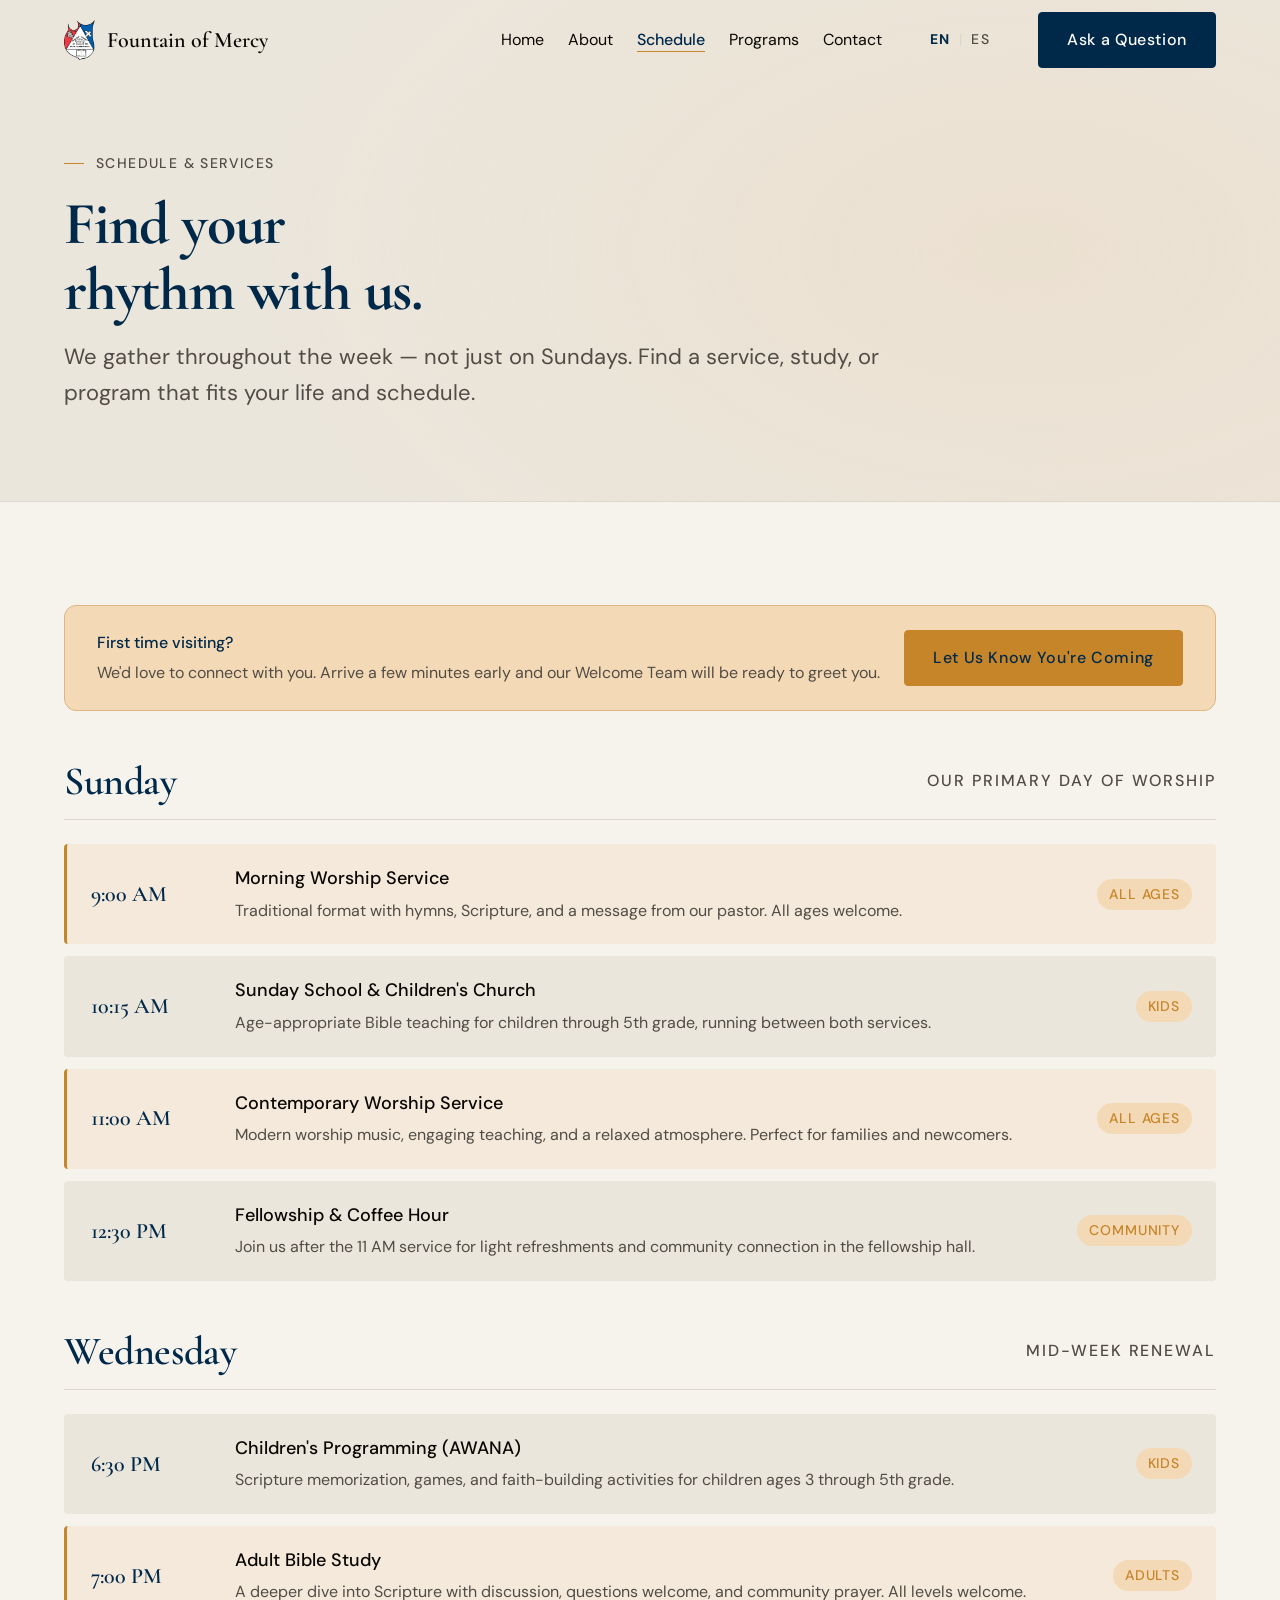
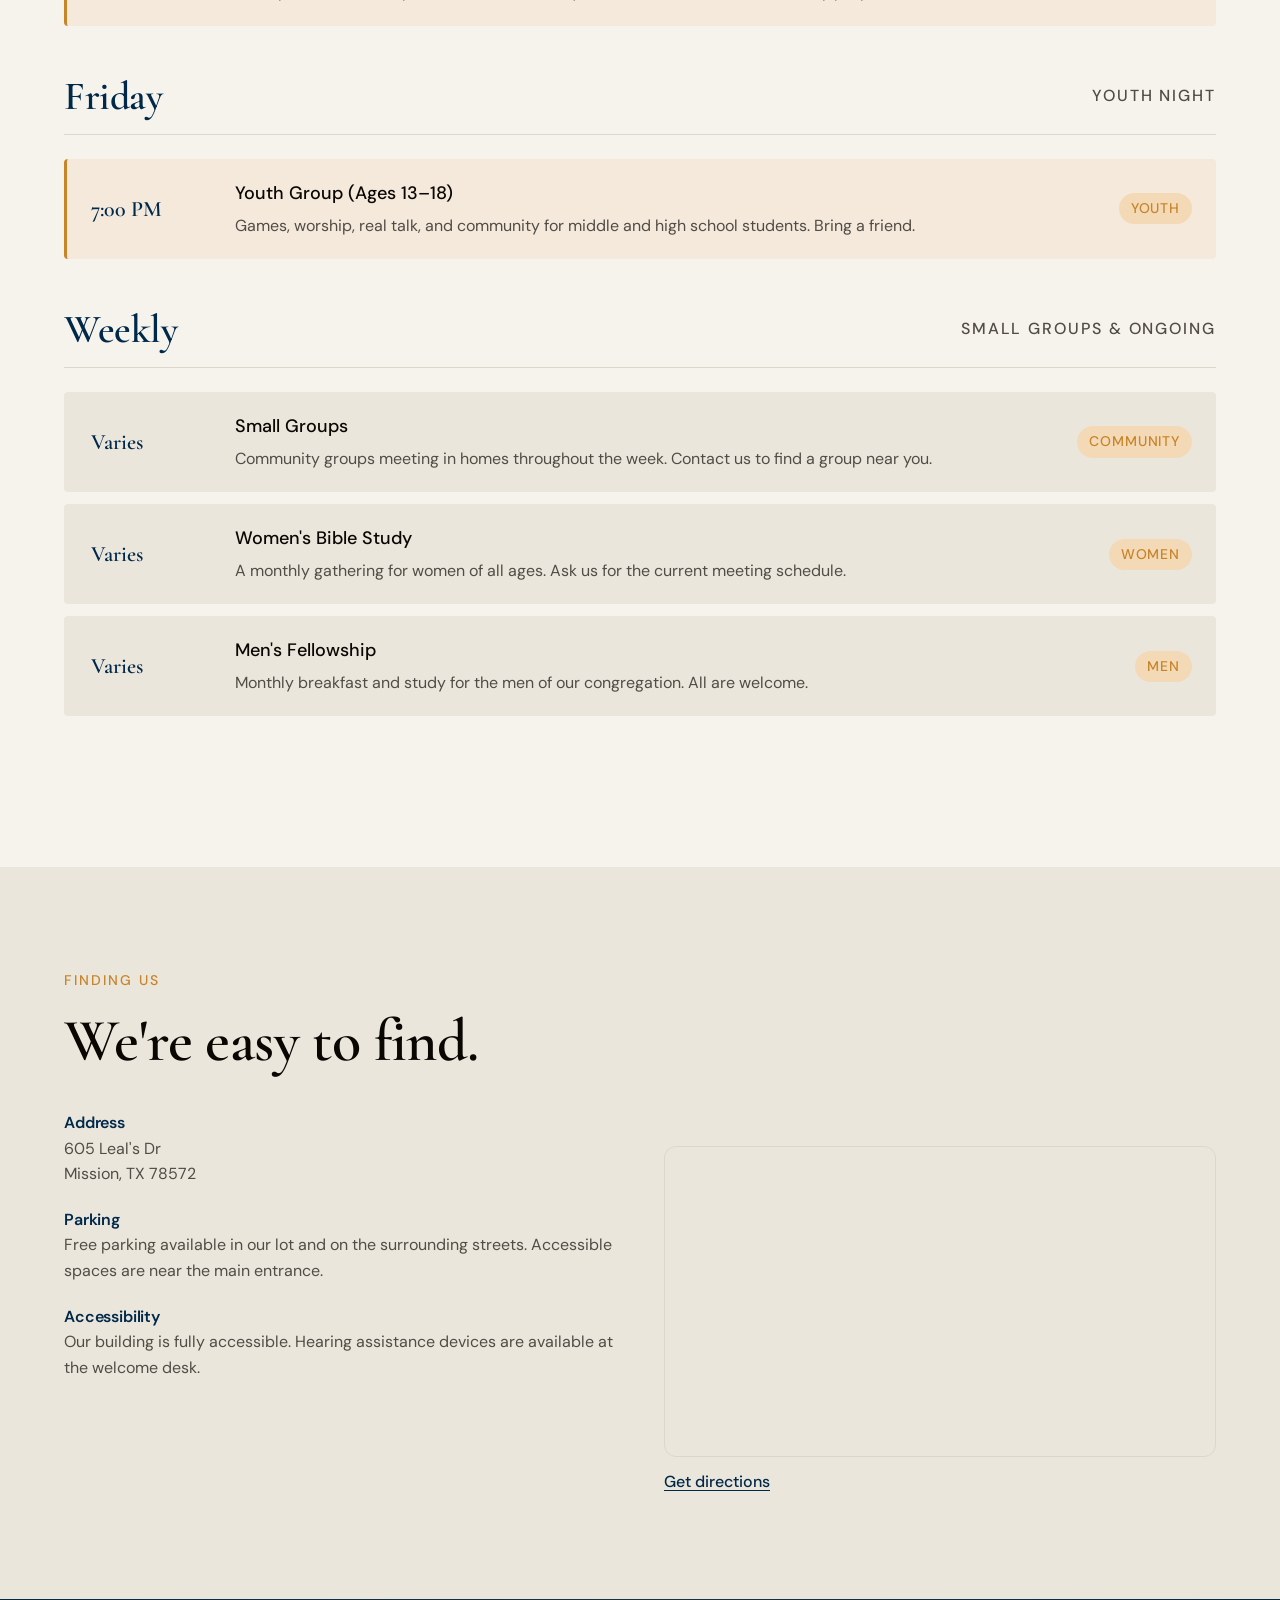
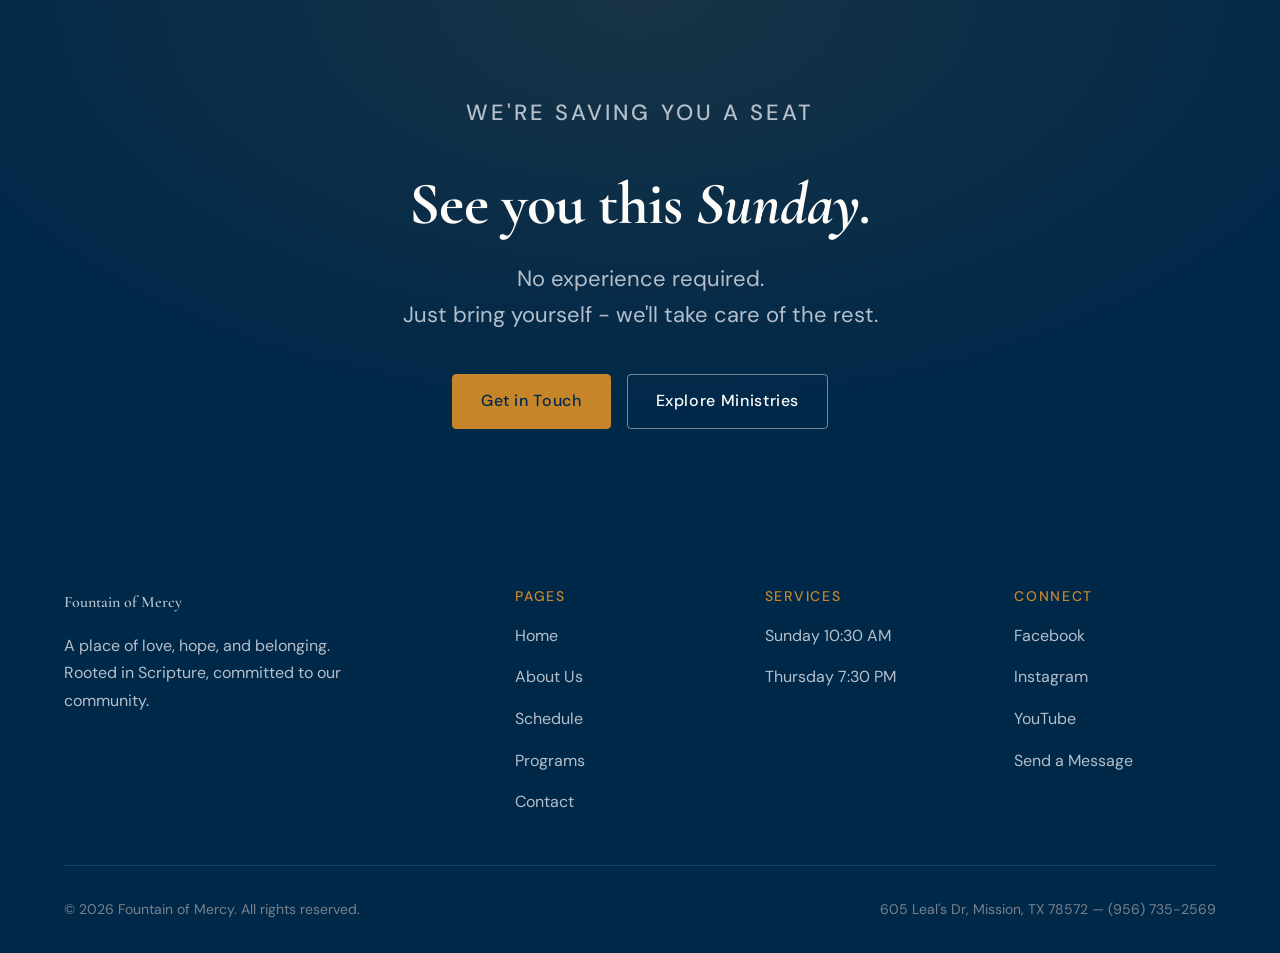
<file: en/schedule.html>
<!doctype html>
<html lang="en">
  <head>
    <meta charset="UTF-8" />
    <meta name="viewport" content="width=device-width, initial-scale=1.0" />
    <title>Schedule — Fountain of Mercy</title>
    <meta
      name="description"
      content="View our weekly service schedule, Bible studies, youth programs, and upcoming events at Fountain of Mercy."
    />
    <meta property="og:type" content="website" />
    <meta property="og:site_name" content="Fountain of Mercy" />
    <meta property="og:title" content="Schedule — Fountain of Mercy" />
    <meta property="og:description" content="View our weekly service schedule, Bible studies, youth programs, and upcoming events at Fountain of Mercy." />
    <meta property="og:url" content="https://www.fountainofmercy.org/en/schedule.html" />
    <meta property="og:image" content="https://www.fountainofmercy.org/assets/aa/aalogo1.png" />
    <meta property="og:locale" content="en_US" />
    <meta name="twitter:card" content="summary_large_image" />
    <meta name="twitter:title" content="Schedule — Fountain of Mercy" />
    <meta name="twitter:description" content="View our weekly service schedule, Bible studies, youth programs, and upcoming events at Fountain of Mercy." />
    <meta name="twitter:image" content="https://www.fountainofmercy.org/assets/aa/aalogo1.png" />
    <link rel="canonical" href="https://www.fountainofmercy.org/en/schedule.html" />
    <link rel="preconnect" href="https://fonts.googleapis.com" />
    <link rel="preconnect" href="https://fonts.gstatic.com" crossorigin />
    <link
      href="https://fonts.googleapis.com/css2?family=Cormorant+Garamond:ital,wght@0,400;0,600;0,700;1,400;1,600&family=DM+Sans:wght@300;400;500&display=swap"
      rel="stylesheet"
    />
    <link rel="stylesheet" href="../css/style.css" />
    <link rel="icon" type="image/x-icon" href="../assets/icons/favicon.ico" />
    <link rel="icon" type="image/png" sizes="192x192" href="../assets/icons/icon-192.png" />
    <link rel="apple-touch-icon" href="../assets/icons/icon-192.png" />
    <link rel="alternate" hreflang="en" href="schedule.html" />
    <link rel="alternate" hreflang="es" href="../es/schedule.html" />
  </head>
  <body>
    <a class="skip-link" href="#main-content">Skip to main content</a>
    <!-- ======== NAVIGATION ======== -->
    <nav class="site-nav" id="site-nav" aria-label="Main navigation">
      <div class="nav-inner">
        <a
          href="index.html"
          class="nav-logo"
          aria-label="Fountain of Mercy home"
        >
          <img src="../assets/aa/aalogo1.png" alt="Fountain of Mercy" class="nav-logo-img" />
          <span class="nav-logo-text">Fountain of Mercy</span>
        </a>
        <button
          class="nav-toggle"
          id="nav-toggle"
          aria-label="Open menu"
          aria-expanded="false"
        >
          <span></span><span></span><span></span>
        </button>
        <ul class="nav-links" id="nav-links" role="list">
          <li><a href="index.html">Home</a></li>
          <li><a href="about.html">About</a></li>
          <li><a href="schedule.html">Schedule</a></li>
          <li><a href="programs.html">Programs</a></li>
          <li><a href="contact.html">Contact</a></li>
        </ul>
        <div class="lang-switch" aria-label="Language selector">
          <span class="lang-switch-active">EN</span>
          <span class="lang-switch-divider" aria-hidden="true">|</span>
          <a
            href="../es/schedule.html"
            class="lang-switch-option"
            hreflang="es"
            lang="es"
            >ES</a
          >
        </div>
        <a href="contact.html" class="btn btn-primary nav-cta"
          >Ask a Question</a
        >
      </div>
    </nav>

    <main id="main-content">
      <!-- ======== PAGE HERO ======== -->
      <section class="page-hero">
        <div class="container page-hero-inner">
          <span class="page-hero-tag">Schedule &amp; Services</span>
          <h1>Find your<br />rhythm with us.</h1>
          <p>
            We gather throughout the week — not just on Sundays. Find a service,
            study, or program that fits your life and schedule.
          </p>
        </div>
      </section>

      <!-- ======== SCHEDULE ======== -->
      <section class="schedule-section section">
        <div class="container">
          <!-- First Time Visit Banner -->
          <div class="first-visit-banner animate-up">
            <div class="first-visit-banner-text">
              <p>First time visiting?</p>
              <p>
                We'd love to connect with you. Arrive a few minutes early and
                our Welcome Team will be ready to greet you.
              </p>
            </div>
            <a href="contact.html" class="btn btn-gold"
              >Let Us Know You're Coming</a
            >
          </div>

          <!-- SUNDAY -->
          <div class="schedule-block animate-up" data-delay="1">
            <div class="schedule-block-header">
              <h2 class="schedule-block-day">Sunday</h2>
              <span class="schedule-block-note label"
                >Our primary day of worship</span
              >
            </div>
            <div class="schedule-events">
              <article class="schedule-event featured">
                <time class="event-time" datetime="09:00">9:00 AM</time>
                <div>
                  <p class="event-name">Morning Worship Service</p>
                  <p class="event-desc">
                    Traditional format with hymns, Scripture, and a message from
                    our pastor. All ages welcome.
                  </p>
                </div>
                <span class="event-tag">All Ages</span>
              </article>

              <article class="schedule-event">
                <time class="event-time" datetime="10:00">10:15 AM</time>
                <div>
                  <p class="event-name">
                    Sunday School &amp; Children's Church
                  </p>
                  <p class="event-desc">
                    Age-appropriate Bible teaching for children through 5th
                    grade, running between both services.
                  </p>
                </div>
                <span class="event-tag">Kids</span>
              </article>

              <article class="schedule-event featured">
                <time class="event-time" datetime="11:00">11:00 AM</time>
                <div>
                  <p class="event-name">Contemporary Worship Service</p>
                  <p class="event-desc">
                    Modern worship music, engaging teaching, and a relaxed
                    atmosphere. Perfect for families and newcomers.
                  </p>
                </div>
                <span class="event-tag">All Ages</span>
              </article>

              <article class="schedule-event">
                <time class="event-time" datetime="12:30">12:30 PM</time>
                <div>
                  <p class="event-name">Fellowship &amp; Coffee Hour</p>
                  <p class="event-desc">
                    Join us after the 11 AM service for light refreshments and
                    community connection in the fellowship hall.
                  </p>
                </div>
                <span class="event-tag">Community</span>
              </article>
            </div>
          </div>

          <!-- WEDNESDAY -->
          <div class="schedule-block animate-up" data-delay="2">
            <div class="schedule-block-header">
              <h2 class="schedule-block-day">Wednesday</h2>
              <span class="schedule-block-note label">Mid-week renewal</span>
            </div>
            <div class="schedule-events">
              <article class="schedule-event">
                <time class="event-time" datetime="18:30">6:30 PM</time>
                <div>
                  <p class="event-name">Children's Programming (AWANA)</p>
                  <p class="event-desc">
                    Scripture memorization, games, and faith-building activities
                    for children ages 3 through 5th grade.
                  </p>
                </div>
                <span class="event-tag">Kids</span>
              </article>

              <article class="schedule-event featured">
                <time class="event-time" datetime="19:00">7:00 PM</time>
                <div>
                  <p class="event-name">Adult Bible Study</p>
                  <p class="event-desc">
                    A deeper dive into Scripture with discussion, questions
                    welcome, and community prayer. All levels welcome.
                  </p>
                </div>
                <span class="event-tag">Adults</span>
              </article>
            </div>
          </div>

          <!-- FRIDAY -->
          <div class="schedule-block animate-up" data-delay="3">
            <div class="schedule-block-header">
              <h2 class="schedule-block-day">Friday</h2>
              <span class="schedule-block-note label">Youth night</span>
            </div>
            <div class="schedule-events">
              <article class="schedule-event featured">
                <time class="event-time" datetime="19:00">7:00 PM</time>
                <div>
                  <p class="event-name">Youth Group (Ages 13–18)</p>
                  <p class="event-desc">
                    Games, worship, real talk, and community for middle and high
                    school students. Bring a friend.
                  </p>
                </div>
                <span class="event-tag">Youth</span>
              </article>
            </div>
          </div>

          <!-- ONGOING / SMALL GROUPS -->
          <div class="schedule-block animate-up" data-delay="4">
            <div class="schedule-block-header">
              <h2 class="schedule-block-day">Weekly</h2>
              <span class="schedule-block-note label"
                >Small groups &amp; ongoing</span
              >
            </div>
            <div class="schedule-events">
              <article class="schedule-event">
                <span class="event-time">Varies</span>
                <div>
                  <p class="event-name">Small Groups</p>
                  <p class="event-desc">
                    Community groups meeting in homes throughout the week.
                    Contact us to find a group near you.
                  </p>
                </div>
                <span class="event-tag">Community</span>
              </article>

              <article class="schedule-event">
                <span class="event-time">Varies</span>
                <div>
                  <p class="event-name">Women's Bible Study</p>
                  <p class="event-desc">
                    A monthly gathering for women of all ages. Ask us for the
                    current meeting schedule.
                  </p>
                </div>
                <span class="event-tag">Women</span>
              </article>

              <article class="schedule-event">
                <span class="event-time">Varies</span>
                <div>
                  <p class="event-name">Men's Fellowship</p>
                  <p class="event-desc">
                    Monthly breakfast and study for the men of our congregation.
                    All are welcome.
                  </p>
                </div>
                <span class="event-tag">Men</span>
              </article>
            </div>
          </div>
        </div>
      </section>

      <!-- ======== LOCATION ======== -->
      <section class="section section--deep" aria-labelledby="location-heading">
        <div class="container">
          <span class="eyebrow">Finding Us</span>
          <h2 class="heading-xl animate-up" id="location-heading">
            We're easy to find.
          </h2>

          <div class="location-grid">
            <div class="animate-up" data-delay="1">
              <div class="contact-details">
                <div class="contact-detail">
                  <div class="contact-detail-text">
                    <h4>Address</h4>
                    <p>605 Leal's Dr<br />Mission, TX 78572</p>
                  </div>
                </div>
                <div class="contact-detail">
                  <div class="contact-detail-text">
                    <h4>Parking</h4>
                    <p>
                      Free parking available in our lot and on the surrounding
                      streets. Accessible spaces are near the main entrance.
                    </p>
                  </div>
                </div>
                <div class="contact-detail">
                  <div class="contact-detail-text">
                    <h4>Accessibility</h4>
                    <p>
                      Our building is fully accessible. Hearing assistance
                      devices are available at the welcome desk.
                    </p>
                  </div>
                </div>
              </div>
            </div>
            <div class="map-wrap animate-fade" data-delay="2">
              <iframe
                class="map-embed"
                src="https://maps.google.com/maps?q=605+Leal%27s+Dr,+Mission,+TX+78572&output=embed&z=15"
                title="Fountain of Mercy location map"
                loading="lazy"
                referrerpolicy="no-referrer-when-downgrade"
                allowfullscreen
              ></iframe>
              <a
                href="https://www.google.com/maps/dir/?api=1&destination=605+Leal%27s+Dr,+Mission,+TX+78572"
                class="map-directions"
                target="_blank"
                rel="noopener noreferrer"
              >Get directions</a>
            </div>
          </div>
        </div>
      </section>

      <!-- ======== CTA ======== -->
      <section class="sunday-cta">
        <div class="container sunday-cta-inner">
          <p class="sunday-cta-eyebrow">We're saving you a seat</p>
          <h2>See you this <em>Sunday.</em></h2>
          <p>
            No experience required.</br>Just bring yourself - we'll take care of the
            rest.
          </p>
          <div class="sunday-cta-actions">
            <a href="contact.html" class="btn btn-gold">Get in Touch</a>
            <a href="programs.html" class="btn btn-outline-light"
              >Explore Ministries</a
            >
          </div>
        </div>
      </section>
    </main>

    <!-- ======== FOOTER ======== -->
    <footer class="site-footer" aria-label="Site footer">
      <div class="footer-inner">
        <div class="footer-grid">
          <div class="footer-brand">
            <p class="footer-brand-name">Fountain of Mercy</p>
            <p>
              A place of love, hope, and belonging. Rooted in Scripture,
              committed to our community.
            </p>
          </div>
          <div class="footer-col">
            <h4>Pages</h4>
            <ul>
              <li><a href="index.html">Home</a></li>
              <li><a href="about.html">About Us</a></li>
              <li><a href="schedule.html">Schedule</a></li>
              <li><a href="programs.html">Programs</a></li>
              <li><a href="contact.html">Contact</a></li>
            </ul>
          </div>
          <div class="footer-col">
            <h4>Services</h4>
            <ul>
              <li><a href="schedule.html">Sunday 10:30 AM</a></li>
              <li><a href="schedule.html">Thursday 7:30 PM</a></li>
            </ul>
          </div>
          <div class="footer-col">
            <h4>Connect</h4>
            <ul>
              <li>
                <a href="https://www.facebook.com/fdmpalmview">Facebook</a>
              </li>
              <li>
                <a href="https://www.instagram.com/fdmpalmview">Instagram</a>
              </li>
              <li>
                <a href="https://www.youtube.com/@fdmpalmview">YouTube</a>
              </li>
              <li><a href="contact.html">Send a Message</a></li>
            </ul>
          </div>
        </div>
        <div class="footer-bottom">
          <p>&copy; 2026 Fountain of Mercy. All rights reserved.</p>
          <p>
            605 Leal's Dr, Mission, TX 78572 &mdash;
            <a href="tel:+19567352569">(956) 735-2569</a>
          </p>
        </div>
      </div>
    </footer>

    <script src="../js/main.js"></script>
  </body>
</html>
</file>
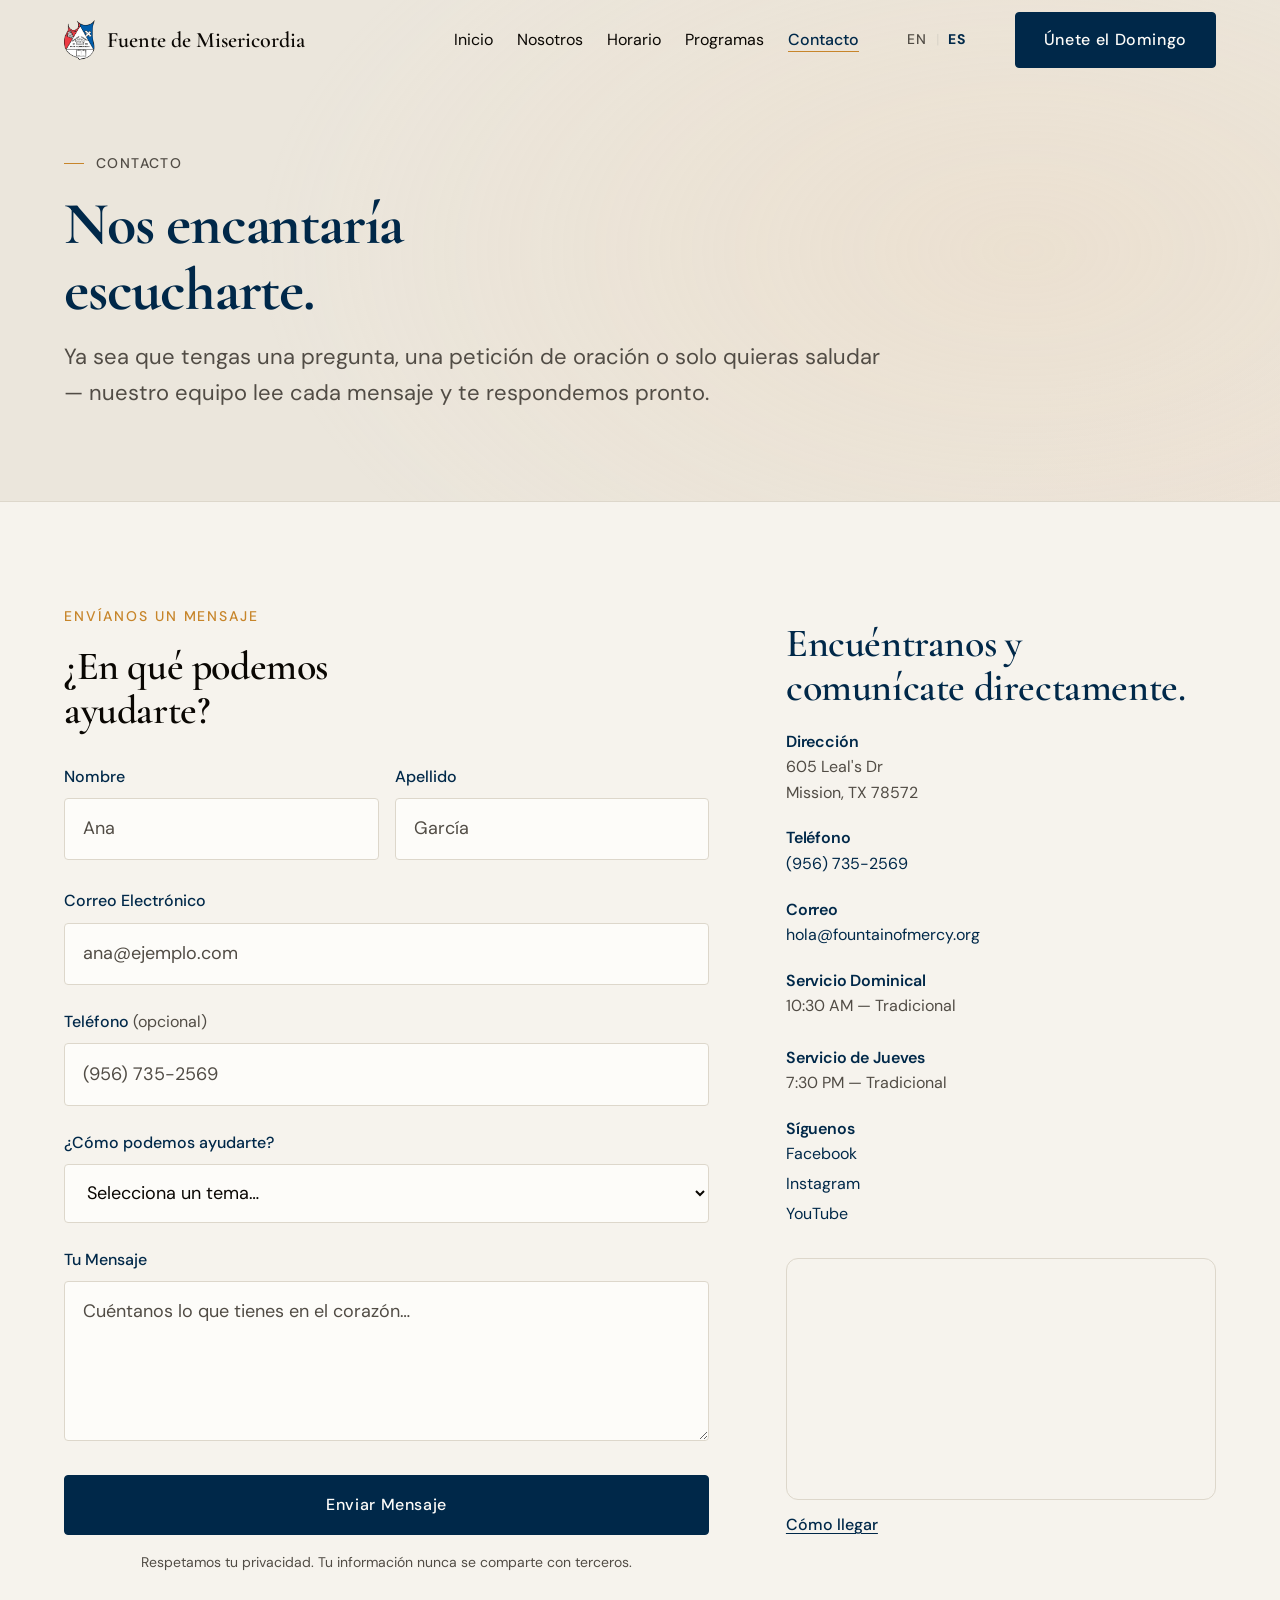
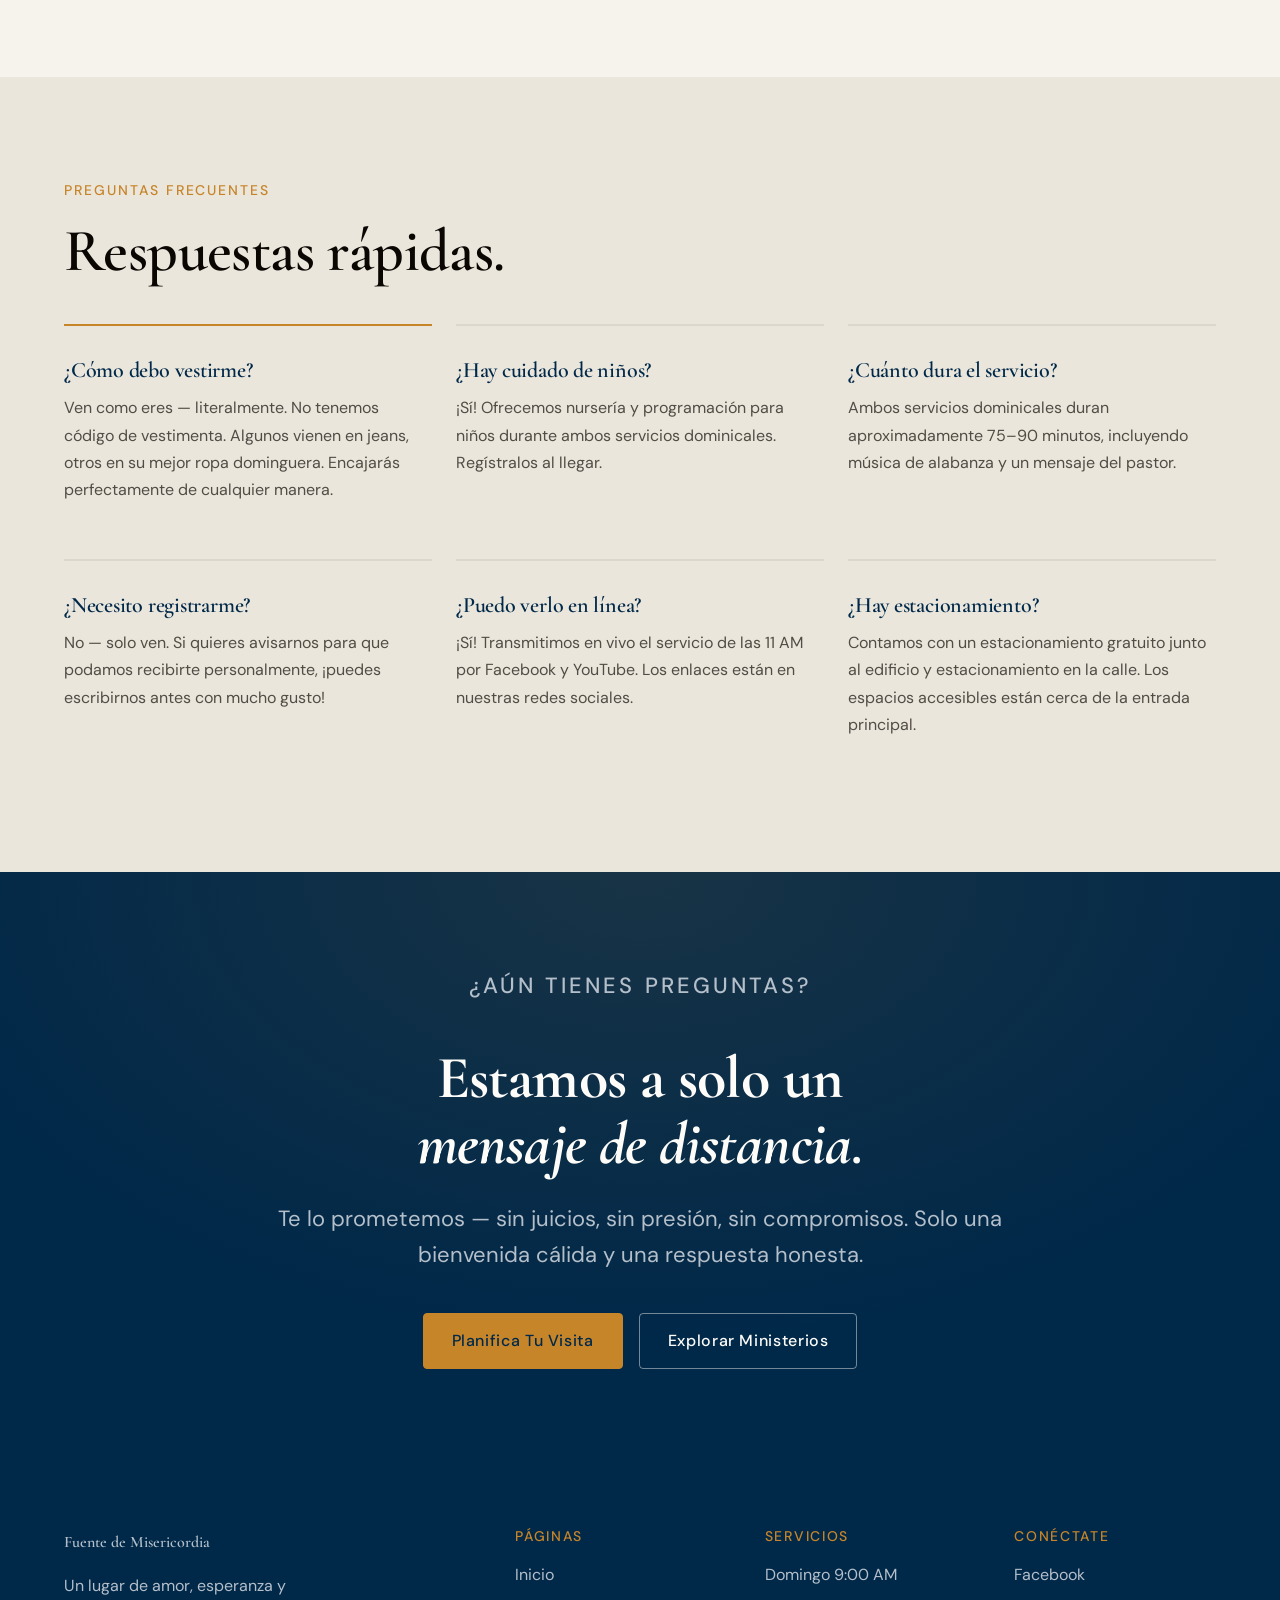
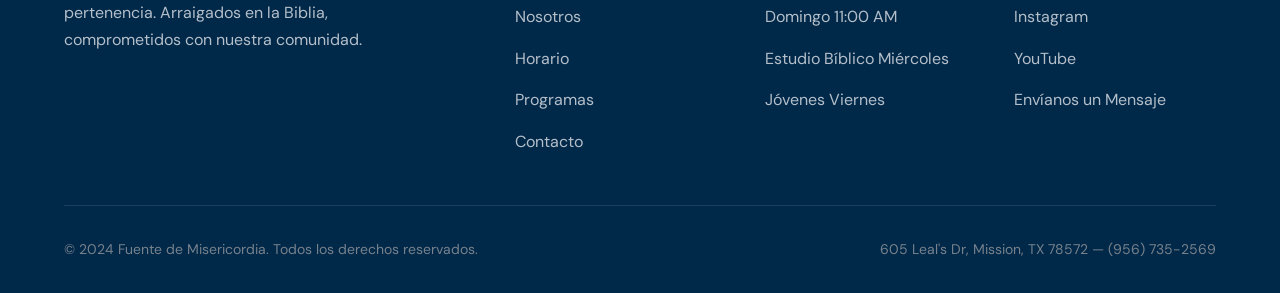
<file: es/contact.html>
<!doctype html>
<html lang="es">
  <head>
    <meta charset="UTF-8" />
    <meta name="viewport" content="width=device-width, initial-scale=1.0" />
    <title>Contacto — Fuente de Misericordia</title>
    <meta
      name="description"
      content="Comunícate con Fuente de Misericordia. Preguntas, peticiones de oración o simplemente un saludo — te respondemos pronto."
    />
    <meta property="og:type" content="website" />
    <meta property="og:site_name" content="Fuente de Misericordia" />
    <meta property="og:title" content="Contacto — Fuente de Misericordia" />
    <meta property="og:description" content="Comunícate con Fuente de Misericordia. Preguntas, peticiones de oración o simplemente un saludo — te respondemos pronto." />
    <meta property="og:url" content="https://www.fountainofmercy.org/es/contact.html" />
    <meta property="og:image" content="https://www.fountainofmercy.org/assets/aa/aalogo1.png" />
    <meta property="og:locale" content="es_US" />
    <meta name="twitter:card" content="summary_large_image" />
    <meta name="twitter:title" content="Contacto — Fuente de Misericordia" />
    <meta name="twitter:description" content="Comunícate con Fuente de Misericordia. Preguntas, peticiones de oración o simplemente un saludo — te respondemos pronto." />
    <meta name="twitter:image" content="https://www.fountainofmercy.org/assets/aa/aalogo1.png" />
    <link rel="canonical" href="https://www.fountainofmercy.org/es/contact.html" />
    <link rel="preconnect" href="https://fonts.googleapis.com" />
    <link rel="preconnect" href="https://fonts.gstatic.com" crossorigin />
    <link
      href="https://fonts.googleapis.com/css2?family=Cormorant+Garamond:ital,wght@0,400;0,600;0,700;1,400;1,600&family=DM+Sans:wght@300;400;500&display=swap"
      rel="stylesheet"
    />
    <link rel="stylesheet" href="../css/style.css" />
    <link rel="icon" type="image/x-icon" href="../assets/icons/favicon.ico" />
    <link rel="icon" type="image/png" sizes="192x192" href="../assets/icons/icon-192.png" />
    <link rel="apple-touch-icon" href="../assets/icons/icon-192.png" />
    <link rel="alternate" hreflang="en" href="../EN/contact.html" />
    <link rel="alternate" hreflang="es" href="contact.html" />
  </head>
  <body>
    <a class="skip-link" href="#main-content">Saltar al contenido principal</a>
    <!-- ======== NAVEGACIÓN ======== -->
    <nav class="site-nav" id="site-nav" aria-label="Navegación principal">
      <div class="nav-inner">
        <a
          href="index.html"
          class="nav-logo"
          aria-label="Fuente de Misericordia inicio"
        >
          <img src="../assets/aa/aalogo1.png" alt="Fuente de Misericordia" class="nav-logo-img" />
          <span class="nav-logo-text">Fuente de Misericordia</span>
        </a>
        <button
          class="nav-toggle"
          id="nav-toggle"
          aria-label="Abrir menú"
          aria-expanded="false"
        >
          <span></span><span></span><span></span>
        </button>
        <ul class="nav-links" id="nav-links" role="list">
          <li><a href="index.html">Inicio</a></li>
          <li><a href="about.html">Nosotros</a></li>
          <li><a href="schedule.html">Horario</a></li>
          <li><a href="programs.html">Programas</a></li>
          <li><a href="contact.html">Contacto</a></li>
        </ul>
        <div class="lang-switch" aria-label="Selector de idioma">
          <a
            href="../EN/contact.html"
            class="lang-switch-option"
            hreflang="en"
            lang="en"
            >EN</a
          >
          <span class="lang-switch-divider" aria-hidden="true">|</span>
          <span class="lang-switch-active">ES</span>
        </div>
        <a href="schedule.html" class="btn btn-primary nav-cta"
          >Únete el Domingo</a
        >
      </div>
    </nav>

    <main id="main-content">
      <!-- ======== HERO DE PÁGINA ======== -->
      <section class="page-hero">
        <div class="container page-hero-inner">
          <span class="page-hero-tag">Contacto</span>
          <h1>Nos encantaría<br />escucharte.</h1>
          <p>
            Ya sea que tengas una pregunta, una petición de oración o solo
            quieras saludar — nuestro equipo lee cada mensaje y te respondemos
            pronto.
          </p>
        </div>
      </section>

      <!-- ======== CONTACTO PRINCIPAL ======== -->
      <section class="contact-section section">
        <div class="container">
          <div class="contact-grid">
            <!-- FORMULARIO -->
            <div class="contact-form-wrap">
              <span class="eyebrow animate-up">Envíanos un Mensaje</span>
              <h2 class="heading-lg animate-up" data-delay="1">
                ¿En qué podemos<br />ayudarte?
              </h2>

              <form
                id="contact-form"
                class="animate-up"
                data-delay="2"
                novalidate
              >
                <div class="form-row">
                  <div class="form-group">
                    <label for="first-name">Nombre</label>
                    <input
                      type="text"
                      id="first-name"
                      name="first_name"
                      class="form-control"
                      placeholder="Ana"
                      autocomplete="given-name"
                      required
                      aria-required="true"
                      aria-describedby="first-name-error"
                      data-error-required="El nombre es obligatorio."
                    />
                    <p class="form-error" id="first-name-error" hidden></p>
                  </div>
                  <div class="form-group">
                    <label for="last-name">Apellido</label>
                    <input
                      type="text"
                      id="last-name"
                      name="last_name"
                      class="form-control"
                      placeholder="García"
                      autocomplete="family-name"
                      required
                      aria-required="true"
                      aria-describedby="last-name-error"
                      data-error-required="El apellido es obligatorio."
                    />
                    <p class="form-error" id="last-name-error" hidden></p>
                  </div>
                </div>

                <div class="form-group">
                  <label for="email">Correo Electrónico</label>
                  <input
                    type="email"
                    id="email"
                    name="email"
                    class="form-control"
                    placeholder="ana@ejemplo.com"
                    autocomplete="email"
                    required
                    aria-required="true"
                    aria-describedby="email-error"
                    data-error-required="El correo electrónico es obligatorio."
                    data-error-email="Por favor ingresa un correo electrónico válido."
                  />
                  <p class="form-error" id="email-error" hidden></p>
                </div>

                <div class="form-group">
                  <label for="phone"
                    >Teléfono
                    <span class="label-optional">(opcional)</span></label
                  >
                  <input
                    type="tel"
                    id="phone"
                    name="phone"
                    class="form-control"
                    placeholder="(956) 735-2569"
                    autocomplete="tel"
                    inputmode="tel"
                  />
                </div>

                <div class="form-group">
                  <label for="reason">¿Cómo podemos ayudarte?</label>
                  <select id="reason" name="reason" class="form-control">
                    <option value="" disabled selected>
                      Selecciona un tema…
                    </option>
                    <option value="general">Pregunta General</option>
                    <option value="visit">Planificar una Visita</option>
                    <option value="prayer">Petición de Oración</option>
                    <option value="membership">Membresía</option>
                    <option value="ministry">Ministerio / Voluntariado</option>
                    <option value="kids">Ministerio de Niños</option>
                    <option value="youth">Ministerio Juvenil</option>
                    <option value="other">Otro</option>
                  </select>
                </div>

                <div class="form-group">
                  <label for="message">Tu Mensaje</label>
                  <textarea
                    id="message"
                    name="message"
                    class="form-control"
                    placeholder="Cuéntanos lo que tienes en el corazón…"
                    required
                    aria-required="true"
                    aria-describedby="message-error"
                    data-error-required="Por favor comparte lo que tienes en el corazón."
                  ></textarea>
                  <p class="form-error" id="message-error" hidden></p>
                </div>

                <input type="hidden" name="_subject" value="Nuevo mensaje — sitio web Fuente de Misericordia" />
                <input type="text" name="_gotcha" style="display:none" tabindex="-1" autocomplete="off" />

                <p class="form-error" id="contact-submit-error" hidden role="alert"></p>

                <button
                  type="submit"
                  class="btn btn-primary btn-block btn-padded"
                  data-sending="Enviando…"
                  data-error-generic="Algo salió mal. Por favor intenta de nuevo."
                  data-error-network="No se pudo enviar. Por favor verifica tu conexión e intenta de nuevo."
                >
                  Enviar Mensaje
                </button>

                <p class="form-privacy-note">
                  Respetamos tu privacidad. Tu información nunca se comparte con
                  terceros.
                </p>
              </form>

              <div id="contact-success" class="contact-success" hidden tabindex="-1">
                <p class="contact-success-mark" aria-hidden="true">✦</p>
                <h3>Mensaje recibido.</h3>
                <p>Gracias por comunicarte con nosotros. Leemos cada mensaje y nos pondremos en contacto contigo pronto. Esperamos conectar contigo.</p>
                <a href="index.html" class="btn btn-primary">Volver al inicio</a>
              </div>
            </div>

            <!-- INFORMACIÓN DE CONTACTO -->
            <div class="contact-info animate-up" data-delay="2">
              <h3>Encuéntranos y<br />comunícate directamente.</h3>

              <div class="contact-details">
                <div class="contact-detail">
                  <div class="contact-detail-text">
                    <h4>Dirección</h4>
                    <p>605 Leal's Dr<br />Mission, TX 78572</p>
                  </div>
                </div>

                <div class="contact-detail">
                  <div class="contact-detail-text">
                    <h4>Teléfono</h4>
                    <p>
                      <a href="tel:+19567352569" class="contact-direct-link"
                        >(956) 735-2569</a
                      >
                    </p>
                  </div>
                </div>

                <div class="contact-detail">
                  <div class="contact-detail-text">
                    <h4>Correo</h4>
                    <p>
                      <a
                        href="mailto:hola@fountainofmercy.org"
                        class="contact-direct-link"
                        >hola@fountainofmercy.org</a
                      >
                    </p>
                  </div>
                </div>

                <div class="contact-detail">
                  <div class="contact-detail-text">
                    <h4>Servicio Dominical</h4>
                    <p>10:30 AM — Tradicional</p></br>
                    <h4>Servicio de Jueves</h4>
                    <p>7:30 PM — Tradicional</p>
                  </div>
                </div>

                <div class="contact-detail">
                  <div class="contact-detail-text">
                    <h4>Síguenos</h4>
                    <p class="contact-social-links">
                      <a
                        href="https://www.facebook.com/fdmpalmview"
                        >Facebook</a
                      >
                      <a href="https://www.instagram.com/fdmpalmview/"
                        >Instagram</a
                      >
                      <a href="https://www.youtube.com/@FDMPalmview">YouTube</a>
                    </p>
                  </div>
                </div>
              </div>

              <div class="map-wrap">
                <iframe
                  class="map-embed"
                  src="https://maps.google.com/maps?q=605+Leal%27s+Dr,+Mission,+TX+78572&output=embed&z=15"
                  title="Mapa de ubicación de Fuente de Misericordia"
                  loading="lazy"
                  referrerpolicy="no-referrer-when-downgrade"
                  allowfullscreen
                ></iframe>
                <a
                  href="https://www.google.com/maps/dir/?api=1&destination=605+Leal%27s+Dr,+Mission,+TX+78572"
                  class="map-directions"
                  target="_blank"
                  rel="noopener noreferrer"
                >Cómo llegar</a>
              </div>
            </div>
          </div>
        </div>
      </section>

      <!-- ======== PREGUNTAS FRECUENTES ======== -->
      <section class="section section--deep" aria-labelledby="faq-heading">
        <div class="container">
          <span class="eyebrow animate-up">Preguntas Frecuentes</span>
          <h2
            class="heading-xl animate-up faq-section-heading"
            data-delay="1"
            id="faq-heading"
          >
            Respuestas rápidas.
          </h2>

          <div class="faq-grid">
            <div class="value-item animate-up" data-delay="1">
              <h3>¿Cómo debo vestirme?</h3>
              <p>
                Ven como eres — literalmente. No tenemos código de vestimenta.
                Algunos vienen en jeans, otros en su mejor ropa dominguera.
                Encajarás perfectamente de cualquier manera.
              </p>
            </div>

            <div class="value-item animate-up" data-delay="2">
              <h3>¿Hay cuidado de niños?</h3>
              <p>
                ¡Sí! Ofrecemos nursería y programación para niños durante ambos
                servicios dominicales. Regístralos al llegar.
              </p>
            </div>

            <div class="value-item animate-up" data-delay="2">
              <h3>¿Cuánto dura el servicio?</h3>
              <p>
                Ambos servicios dominicales duran aproximadamente 75–90 minutos,
                incluyendo música de alabanza y un mensaje del pastor.
              </p>
            </div>

            <div class="value-item animate-up" data-delay="3">
              <h3>¿Necesito registrarme?</h3>
              <p>
                No — solo ven. Si quieres avisarnos para que podamos recibirte
                personalmente, ¡puedes escribirnos antes con mucho gusto!
              </p>
            </div>

            <div class="value-item animate-up" data-delay="3">
              <h3>¿Puedo verlo en línea?</h3>
              <p>
                ¡Sí! Transmitimos en vivo el servicio de las 11 AM por Facebook
                y YouTube. Los enlaces están en nuestras redes sociales.
              </p>
            </div>

            <div class="value-item animate-up" data-delay="4">
              <h3>¿Hay estacionamiento?</h3>
              <p>
                Contamos con un estacionamiento gratuito junto al edificio y
                estacionamiento en la calle. Los espacios accesibles están cerca
                de la entrada principal.
              </p>
            </div>
          </div>
        </div>
      </section>

      <!-- ======== CTA ======== -->
      <section class="sunday-cta">
        <div class="container sunday-cta-inner">
          <p class="sunday-cta-eyebrow">¿Aún tienes preguntas?</p>
          <h2>Estamos a solo un<br /><em>mensaje de distancia.</em></h2>
          <p>
            Te lo prometemos — sin juicios, sin presión, sin compromisos. Solo
            una bienvenida cálida y una respuesta honesta.
          </p>
          <div class="sunday-cta-actions">
            <a href="schedule.html" class="btn btn-gold">Planifica Tu Visita</a>
            <a href="programs.html" class="btn btn-outline-light"
              >Explorar Ministerios</a
            >
          </div>
        </div>
      </section>
    </main>

    <!-- ======== PIE DE PÁGINA ======== -->
    <footer class="site-footer" aria-label="Pie de página">
      <div class="footer-inner">
        <div class="footer-grid">
          <div class="footer-brand">
            <p class="footer-brand-name">Fuente de Misericordia</p>
            <p>
              Un lugar de amor, esperanza y pertenencia. Arraigados en la
              Biblia, comprometidos con nuestra comunidad.
            </p>
          </div>
          <div class="footer-col">
            <h4>Páginas</h4>
            <ul>
              <li><a href="index.html">Inicio</a></li>
              <li><a href="about.html">Nosotros</a></li>
              <li><a href="schedule.html">Horario</a></li>
              <li><a href="programs.html">Programas</a></li>
              <li><a href="contact.html">Contacto</a></li>
            </ul>
          </div>
          <div class="footer-col">
            <h4>Servicios</h4>
            <ul>
              <li><a href="schedule.html">Domingo 9:00 AM</a></li>
              <li><a href="schedule.html">Domingo 11:00 AM</a></li>
              <li><a href="schedule.html">Estudio Bíblico Miércoles</a></li>
              <li><a href="schedule.html">Jóvenes Viernes</a></li>
            </ul>
          </div>
          <div class="footer-col">
            <h4>Conéctate</h4>
            <ul>
              <li><a href="https://www.facebook.com/fdmpalmview" target="_blank" rel="noopener noreferrer">Facebook</a></li>
              <li><a href="https://www.instagram.com/fdmpalmview" target="_blank" rel="noopener noreferrer">Instagram</a></li>
              <li><a href="https://www.youtube.com/@fdmpalmview" target="_blank" rel="noopener noreferrer">YouTube</a></li>
              <li><a href="contact.html">Envíanos un Mensaje</a></li>
            </ul>
          </div>
        </div>
        <div class="footer-bottom">
          <p>
            &copy; 2024 Fuente de Misericordia. Todos los derechos reservados.
          </p>
          <p>
            605 Leal's Dr, Mission, TX 78572 &mdash;
            <a href="tel:+19567352569">(956) 735-2569</a>
          </p>
        </div>
      </div>
    </footer>

    <script src="../js/main.js"></script>
  </body>
</html>
</file>
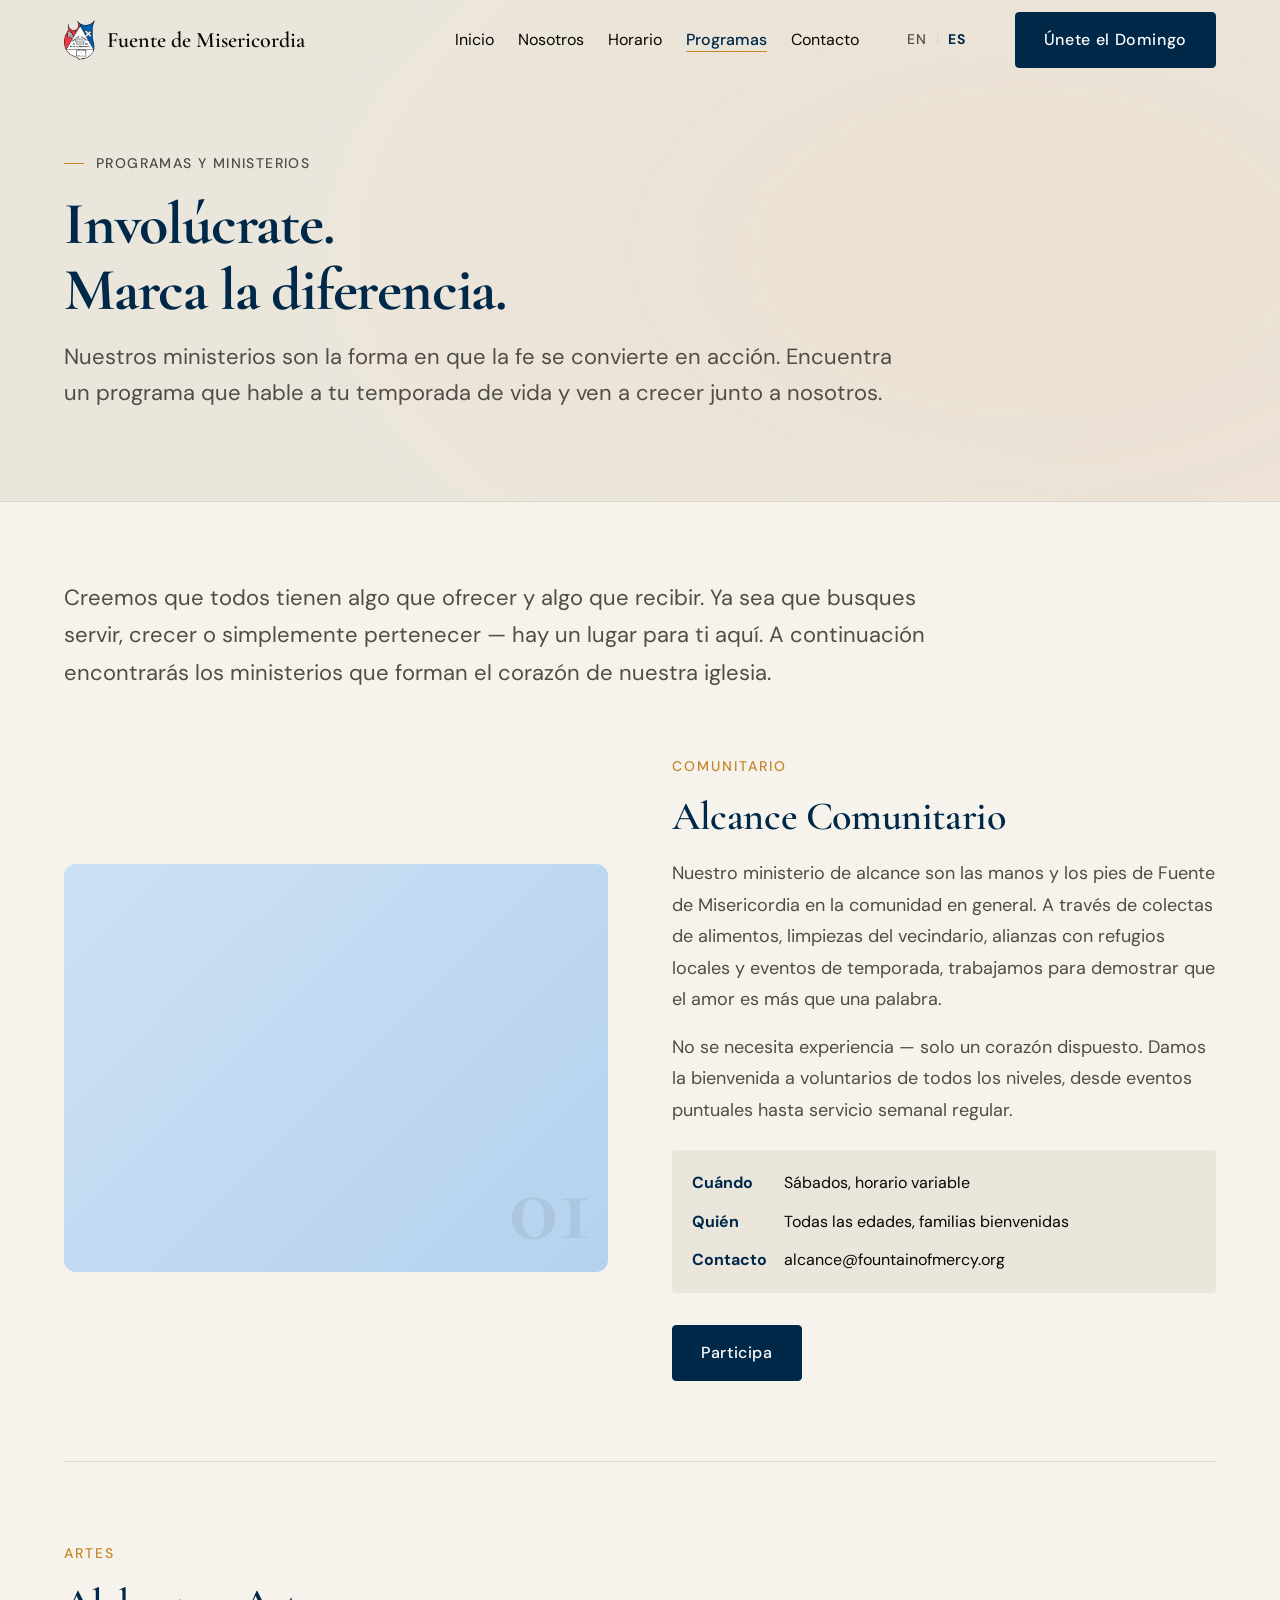
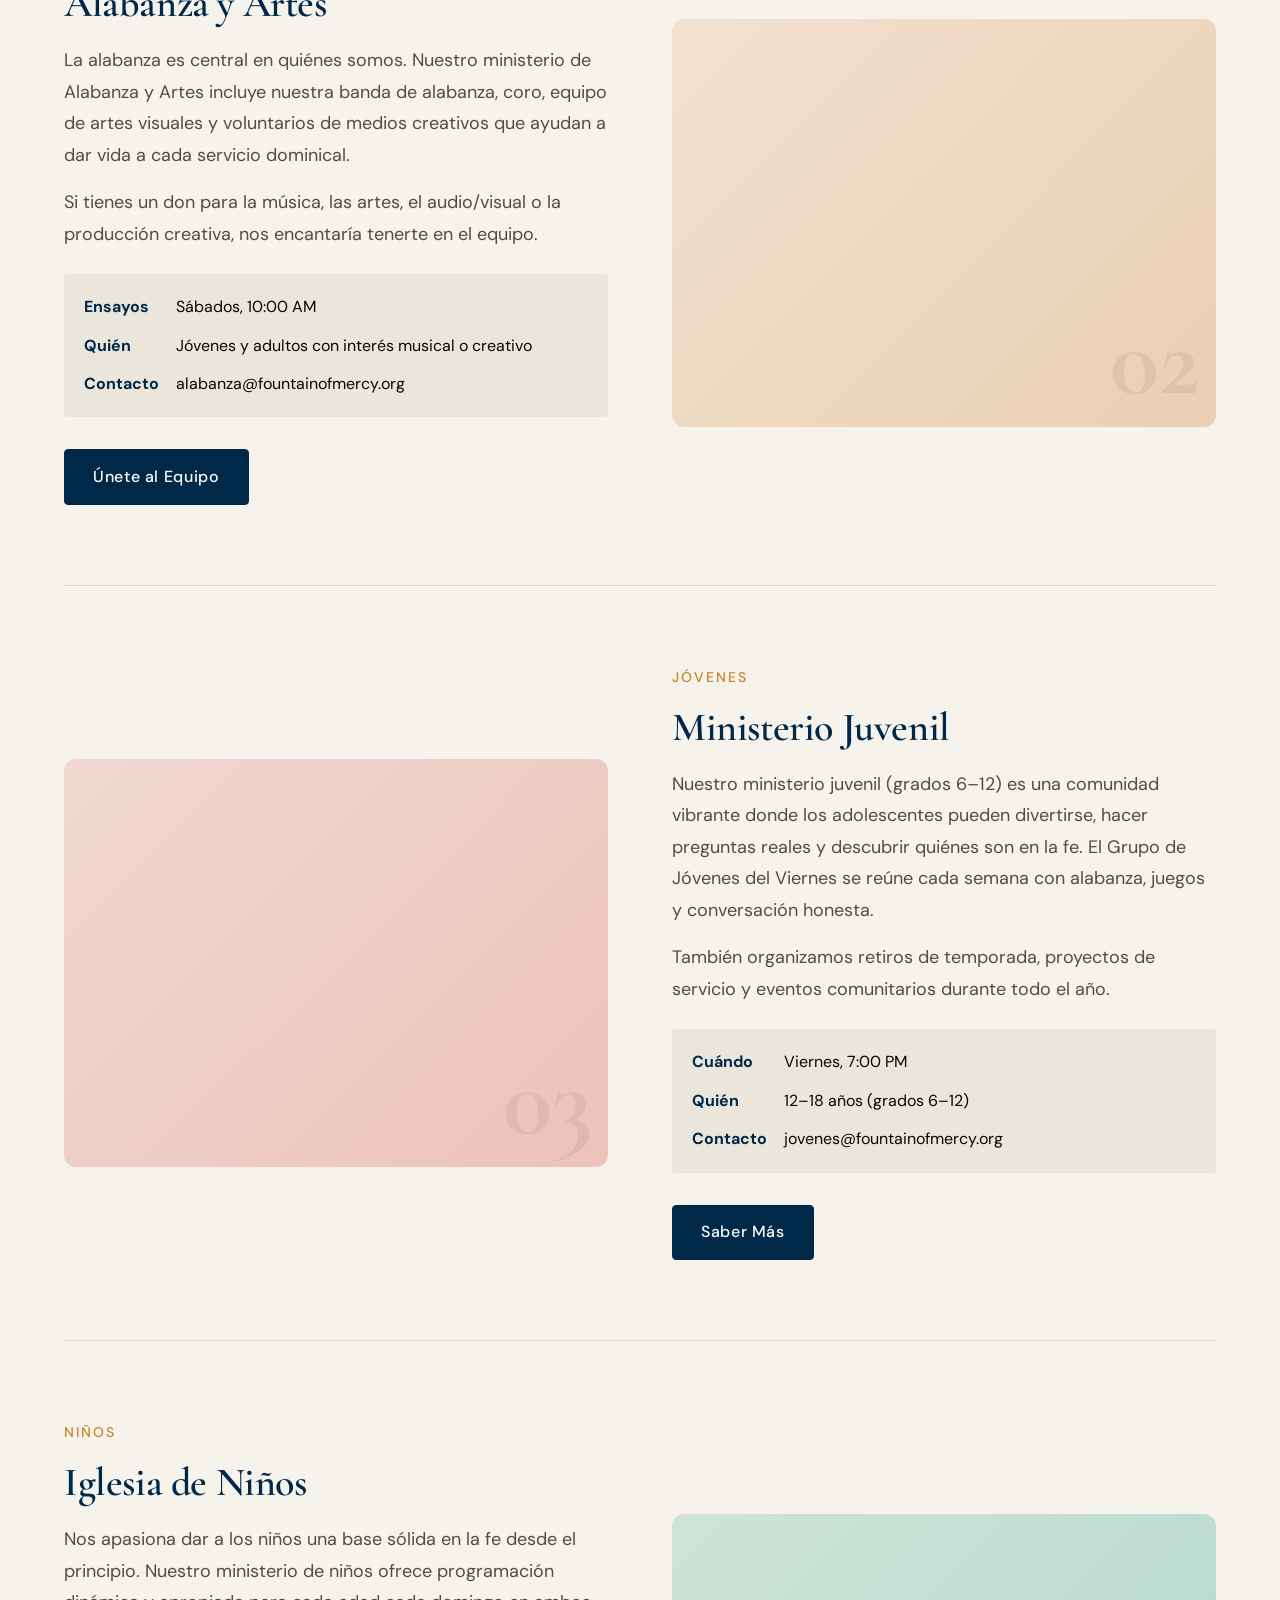
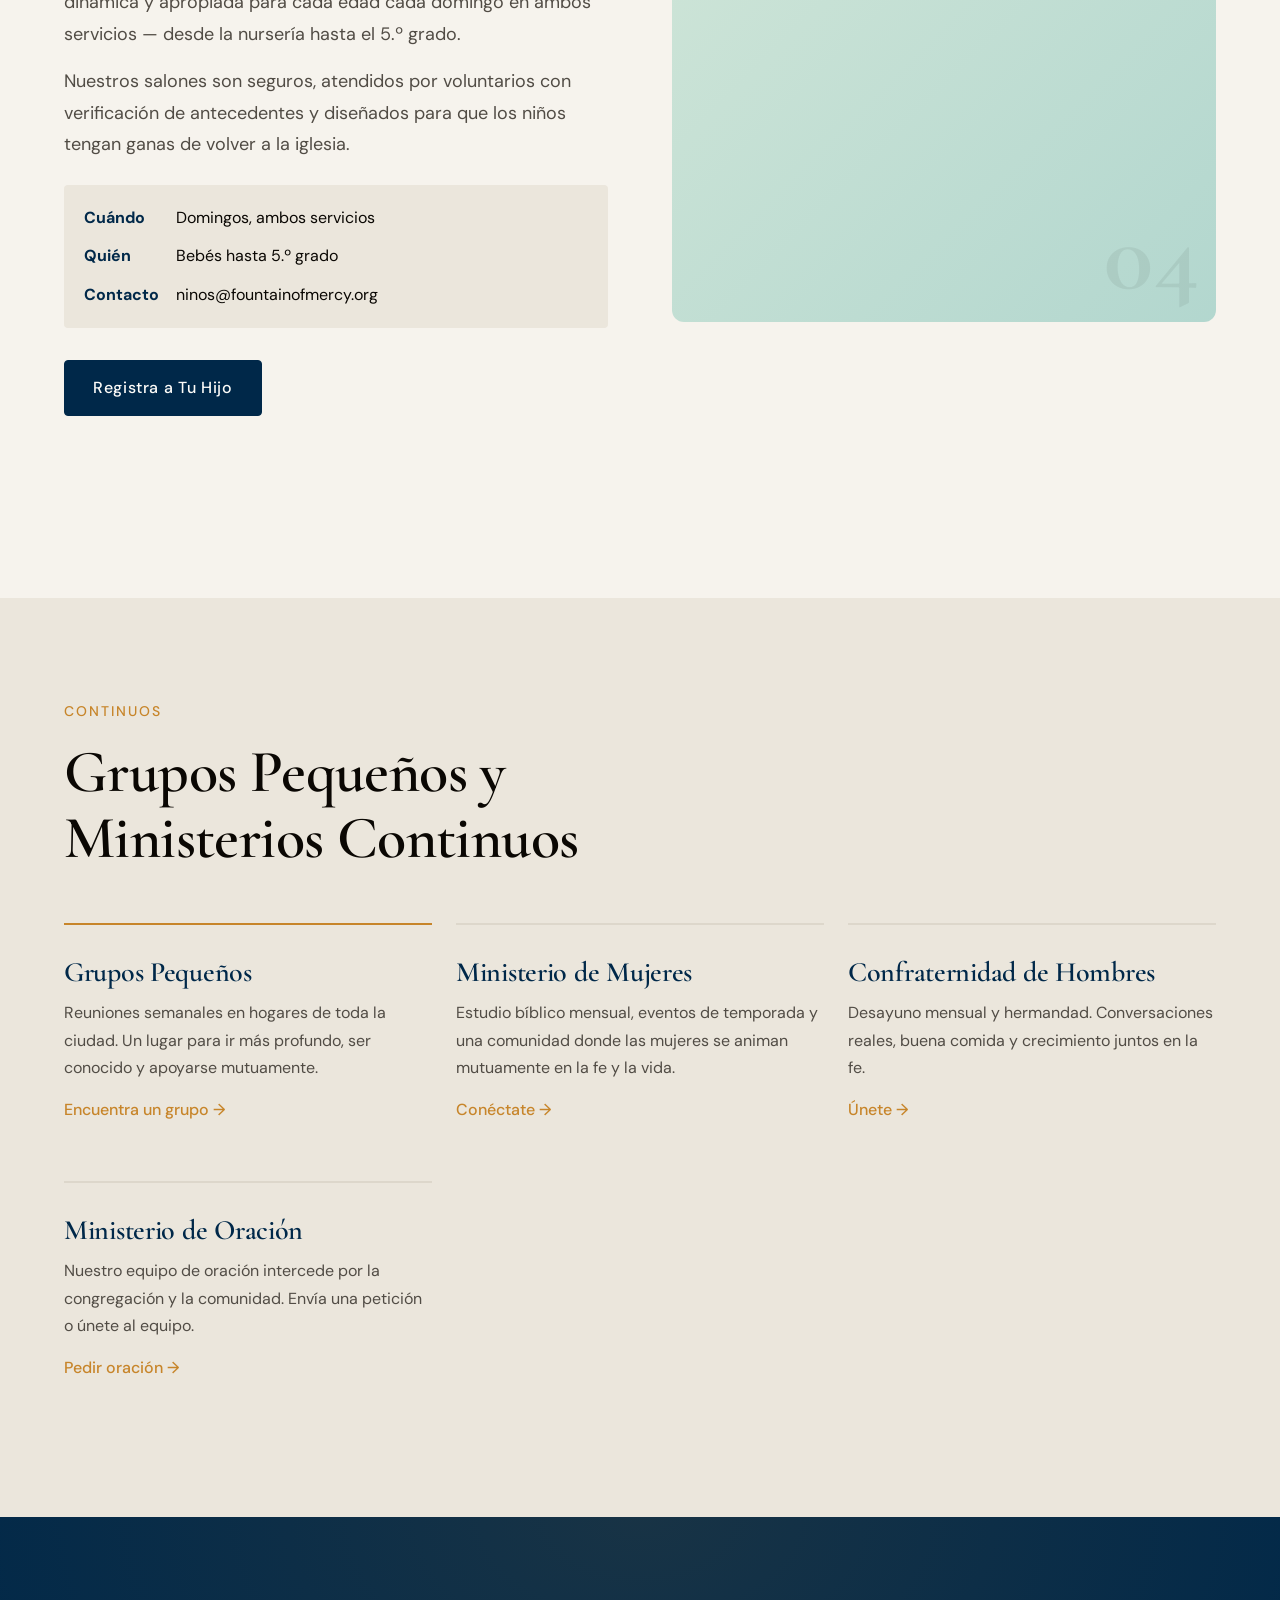
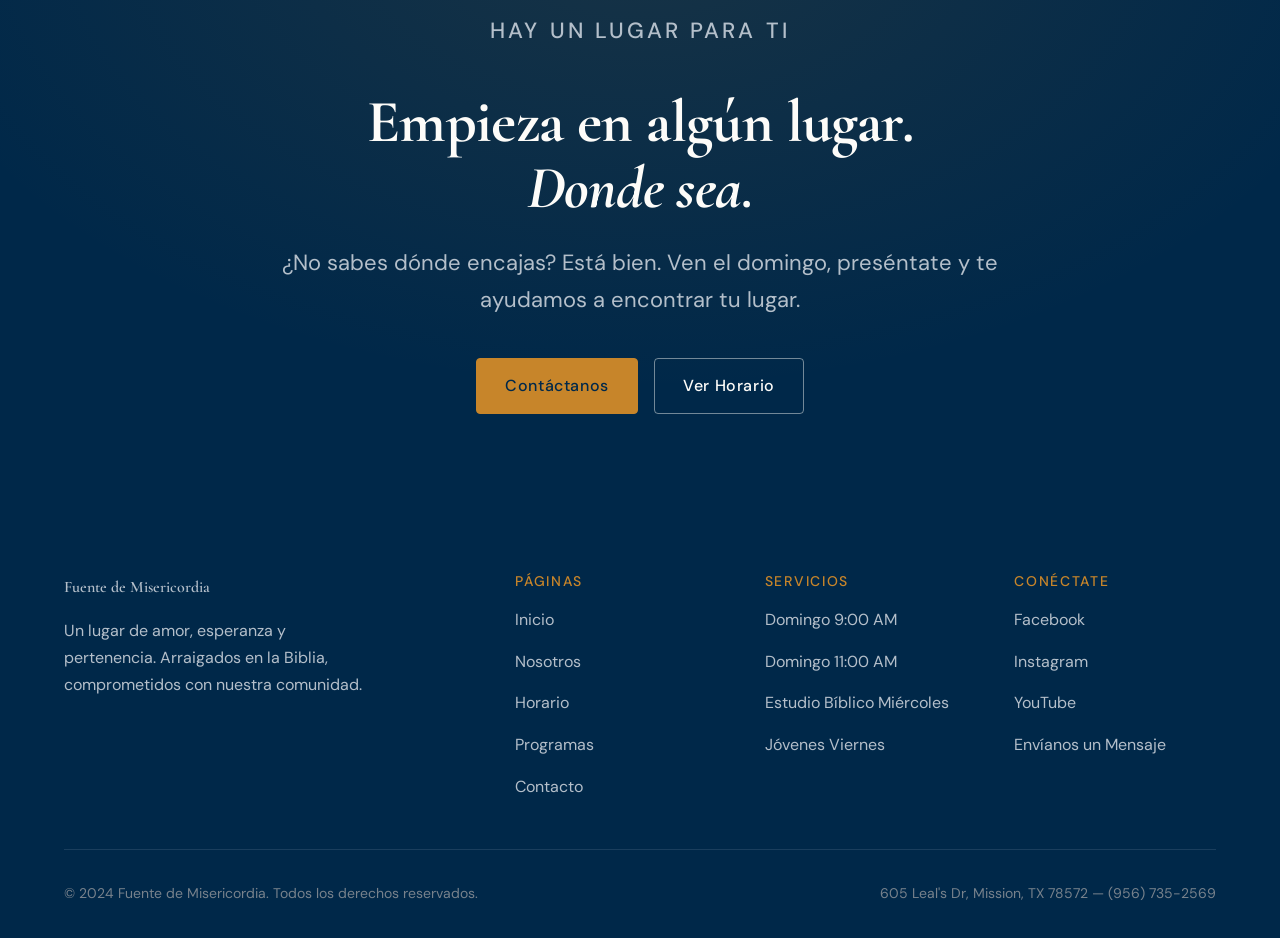
<file: es/programs.html>
<!doctype html>
<html lang="es">
  <head>
    <meta charset="UTF-8" />
    <meta name="viewport" content="width=device-width, initial-scale=1.0" />
    <title>Programas y Ministerios — Fuente de Misericordia</title>
    <meta
      name="description"
      content="Explora los ministerios y programas de Fuente de Misericordia — desde el ministerio de niños hasta el alcance comunitario."
    />
    <meta property="og:type" content="website" />
    <meta property="og:site_name" content="Fuente de Misericordia" />
    <meta property="og:title" content="Programas y Ministerios — Fuente de Misericordia" />
    <meta property="og:description" content="Explora los ministerios y programas de Fuente de Misericordia — desde el ministerio de niños hasta el alcance comunitario." />
    <meta property="og:url" content="https://www.fountainofmercy.org/es/programs.html" />
    <meta property="og:image" content="https://www.fountainofmercy.org/assets/aa/aalogo1.png" />
    <meta property="og:locale" content="es_US" />
    <meta name="twitter:card" content="summary_large_image" />
    <meta name="twitter:title" content="Programas y Ministerios — Fuente de Misericordia" />
    <meta name="twitter:description" content="Explora los ministerios y programas de Fuente de Misericordia — desde el ministerio de niños hasta el alcance comunitario." />
    <meta name="twitter:image" content="https://www.fountainofmercy.org/assets/aa/aalogo1.png" />
    <link rel="canonical" href="https://www.fountainofmercy.org/es/programs.html" />
    <link rel="preconnect" href="https://fonts.googleapis.com" />
    <link rel="preconnect" href="https://fonts.gstatic.com" crossorigin />
    <link
      href="https://fonts.googleapis.com/css2?family=Cormorant+Garamond:ital,wght@0,400;0,600;0,700;1,400;1,600&family=DM+Sans:wght@300;400;500&display=swap"
      rel="stylesheet"
    />
    <link rel="stylesheet" href="../css/style.css" />
    <link rel="icon" type="image/x-icon" href="../assets/icons/favicon.ico" />
    <link rel="icon" type="image/png" sizes="192x192" href="../assets/icons/icon-192.png" />
    <link rel="apple-touch-icon" href="../assets/icons/icon-192.png" />
    <link rel="alternate" hreflang="en" href="../EN/programs.html" />
    <link rel="alternate" hreflang="es" href="programs.html" />
  </head>
  <body>
    <a class="skip-link" href="#main-content">Saltar al contenido principal</a>
    <!-- ======== NAVEGACIÓN ======== -->
    <nav class="site-nav" id="site-nav" aria-label="Navegación principal">
      <div class="nav-inner">
        <a
          href="index.html"
          class="nav-logo"
          aria-label="Fuente de Misericordia inicio"
        >
          <img src="../assets/aa/aalogo1.png" alt="Fuente de Misericordia" class="nav-logo-img" />
          <span class="nav-logo-text">Fuente de Misericordia</span>
        </a>
        <button
          class="nav-toggle"
          id="nav-toggle"
          aria-label="Abrir menú"
          aria-expanded="false"
        >
          <span></span><span></span><span></span>
        </button>
        <ul class="nav-links" id="nav-links" role="list">
          <li><a href="index.html">Inicio</a></li>
          <li><a href="about.html">Nosotros</a></li>
          <li><a href="schedule.html">Horario</a></li>
          <li><a href="programs.html">Programas</a></li>
          <li><a href="contact.html">Contacto</a></li>
        </ul>
        <div class="lang-switch" aria-label="Selector de idioma">
          <a
            href="../EN/programs.html"
            class="lang-switch-option"
            hreflang="en"
            lang="en"
            >EN</a
          >
          <span class="lang-switch-divider" aria-hidden="true">|</span>
          <span class="lang-switch-active">ES</span>
        </div>
        <a href="schedule.html" class="btn btn-primary nav-cta"
          >Únete el Domingo</a
        >
      </div>
    </nav>

    <main id="main-content">
      <!-- ======== HERO DE PÁGINA ======== -->
      <section class="page-hero">
        <div class="container page-hero-inner">
          <span class="page-hero-tag">Programas y Ministerios</span>
          <h1>Involúcrate.<br />Marca la diferencia.</h1>
          <p>
            Nuestros ministerios son la forma en que la fe se convierte en
            acción. Encuentra un programa que hable a tu temporada de vida y ven
            a crecer junto a nosotros.
          </p>
        </div>
      </section>

      <!-- ======== INTRODUCCIÓN ======== -->
      <section class="programs-intro section">
        <div class="container">
          <p class="programs-lead animate-up">
            Creemos que todos tienen algo que ofrecer y algo que recibir. Ya sea
            que busques servir, crecer o simplemente pertenecer — hay un lugar
            para ti aquí. A continuación encontrarás los ministerios que forman
            el corazón de nuestra iglesia.
          </p>
        </div>
      </section>

      <!-- ======== PROGRAMAS ======== -->
      <section class="programs-section">
        <div class="container">
          <!-- Alcance Comunitario -->
          <article class="program-row animate-up">
            <div class="program-visual pv-1">
              <div class="program-number" aria-hidden="true">01</div>
            </div>
            <div class="program-content">
              <span class="eyebrow">Comunitario</span>
              <h2>Alcance Comunitario</h2>
              <p>
                Nuestro ministerio de alcance son las manos y los pies de Fuente
                de Misericordia en la comunidad en general. A través de colectas
                de alimentos, limpiezas del vecindario, alianzas con refugios
                locales y eventos de temporada, trabajamos para demostrar que el
                amor es más que una palabra.
              </p>
              <p>
                No se necesita experiencia — solo un corazón dispuesto. Damos la
                bienvenida a voluntarios de todos los niveles, desde eventos
                puntuales hasta servicio semanal regular.
              </p>
              <div class="program-details">
                <div class="program-detail">
                  <strong>Cuándo</strong> Sábados, horario variable
                </div>
                <div class="program-detail">
                  <strong>Quién</strong> Todas las edades, familias bienvenidas
                </div>
                <div class="program-detail">
                  <strong>Contacto</strong> alcance@fountainofmercy.org
                </div>
              </div>
              <a href="contact.html" class="btn btn-primary">Participa</a>
            </div>
          </article>

          <!-- Alabanza y Artes -->
          <article class="program-row reverse animate-up" data-delay="1">
            <div class="program-visual pv-2">
              <div class="program-number" aria-hidden="true">02</div>
            </div>
            <div class="program-content">
              <span class="eyebrow">Artes</span>
              <h2>Alabanza y Artes</h2>
              <p>
                La alabanza es central en quiénes somos. Nuestro ministerio de
                Alabanza y Artes incluye nuestra banda de alabanza, coro, equipo
                de artes visuales y voluntarios de medios creativos que ayudan a
                dar vida a cada servicio dominical.
              </p>
              <p>
                Si tienes un don para la música, las artes, el audio/visual o la
                producción creativa, nos encantaría tenerte en el equipo.
              </p>
              <div class="program-details">
                <div class="program-detail">
                  <strong>Ensayos</strong> Sábados, 10:00 AM
                </div>
                <div class="program-detail">
                  <strong>Quién</strong> Jóvenes y adultos con interés musical o
                  creativo
                </div>
                <div class="program-detail">
                  <strong>Contacto</strong> alabanza@fountainofmercy.org
                </div>
              </div>
              <a href="contact.html" class="btn btn-primary">Únete al Equipo</a>
            </div>
          </article>

          <!-- Ministerio Juvenil -->
          <article class="program-row animate-up" data-delay="1">
            <div class="program-visual pv-3">
              <div class="program-number" aria-hidden="true">03</div>
            </div>
            <div class="program-content">
              <span class="eyebrow">Jóvenes</span>
              <h2>Ministerio Juvenil</h2>
              <p>
                Nuestro ministerio juvenil (grados 6–12) es una comunidad
                vibrante donde los adolescentes pueden divertirse, hacer
                preguntas reales y descubrir quiénes son en la fe. El Grupo de
                Jóvenes del Viernes se reúne cada semana con alabanza, juegos y
                conversación honesta.
              </p>
              <p>
                También organizamos retiros de temporada, proyectos de servicio
                y eventos comunitarios durante todo el año.
              </p>
              <div class="program-details">
                <div class="program-detail">
                  <strong>Cuándo</strong> Viernes, 7:00 PM
                </div>
                <div class="program-detail">
                  <strong>Quién</strong> 12–18 años (grados 6–12)
                </div>
                <div class="program-detail">
                  <strong>Contacto</strong> jovenes@fountainofmercy.org
                </div>
              </div>
              <a href="contact.html" class="btn btn-primary">Saber Más</a>
            </div>
          </article>

          <!-- Ministerio de Niños -->
          <article class="program-row reverse animate-up" data-delay="1">
            <div class="program-visual pv-4">
              <div class="program-number" aria-hidden="true">04</div>
            </div>
            <div class="program-content">
              <span class="eyebrow">Niños</span>
              <h2>Iglesia de Niños</h2>
              <p>
                Nos apasiona dar a los niños una base sólida en la fe desde el
                principio. Nuestro ministerio de niños ofrece programación
                dinámica y apropiada para cada edad cada domingo en ambos
                servicios — desde la nursería hasta el 5.º grado.
              </p>
              <p>
                Nuestros salones son seguros, atendidos por voluntarios con
                verificación de antecedentes y diseñados para que los niños
                tengan ganas de volver a la iglesia.
              </p>
              <div class="program-details">
                <div class="program-detail">
                  <strong>Cuándo</strong> Domingos, ambos servicios
                </div>
                <div class="program-detail">
                  <strong>Quién</strong> Bebés hasta 5.º grado
                </div>
                <div class="program-detail">
                  <strong>Contacto</strong> ninos@fountainofmercy.org
                </div>
              </div>
              <a href="contact.html" class="btn btn-primary"
                >Registra a Tu Hijo</a
              >
            </div>
          </article>
        </div>
      </section>

      <!-- ======== GRUPOS PEQUEÑOS ======== -->
      <section class="section section--deep" aria-labelledby="grupos-heading">
        <div class="container">
          <span class="eyebrow animate-up">Continuos</span>
          <h2 class="heading-xl animate-up" data-delay="1" id="grupos-heading">
            Grupos Pequeños y<br />Ministerios Continuos
          </h2>

          <div class="values-grid">
            <div class="value-item animate-up" data-delay="1">
              <h3>Grupos Pequeños</h3>
              <p>
                Reuniones semanales en hogares de toda la ciudad. Un lugar para
                ir más profundo, ser conocido y apoyarse mutuamente.
              </p>
              <a href="contact.html" class="section-item-link"
                >Encuentra un grupo →</a
              >
            </div>
            <div class="value-item animate-up" data-delay="2">
              <h3>Ministerio de Mujeres</h3>
              <p>
                Estudio bíblico mensual, eventos de temporada y una comunidad
                donde las mujeres se animan mutuamente en la fe y la vida.
              </p>
              <a href="contact.html" class="section-item-link">Conéctate →</a>
            </div>
            <div class="value-item animate-up" data-delay="2">
              <h3>Confraternidad de Hombres</h3>
              <p>
                Desayuno mensual y hermandad. Conversaciones reales, buena
                comida y crecimiento juntos en la fe.
              </p>
              <a href="contact.html" class="section-item-link">Únete →</a>
            </div>
            <div class="value-item animate-up" data-delay="3">
              <h3>Ministerio de Oración</h3>
              <p>
                Nuestro equipo de oración intercede por la congregación y la
                comunidad. Envía una petición o únete al equipo.
              </p>
              <a href="contact.html" class="section-item-link"
                >Pedir oración →</a
              >
            </div>
          </div>
        </div>
      </section>

      <!-- ======== CTA ======== -->
      <section class="sunday-cta">
        <div class="container sunday-cta-inner">
          <p class="sunday-cta-eyebrow">Hay un lugar para ti</p>
          <h2>Empieza en algún lugar.<br /><em>Donde sea.</em></h2>
          <p>
            ¿No sabes dónde encajas? Está bien. Ven el domingo, preséntate y te
            ayudamos a encontrar tu lugar.
          </p>
          <div class="sunday-cta-actions">
            <a href="contact.html" class="btn btn-gold">Contáctanos</a>
            <a href="schedule.html" class="btn btn-outline-light"
              >Ver Horario</a
            >
          </div>
        </div>
      </section>
    </main>

    <!-- ======== PIE DE PÁGINA ======== -->
    <footer class="site-footer" aria-label="Pie de página">
      <div class="footer-inner">
        <div class="footer-grid">
          <div class="footer-brand">
            <p class="footer-brand-name">Fuente de Misericordia</p>
            <p>
              Un lugar de amor, esperanza y pertenencia. Arraigados en la
              Biblia, comprometidos con nuestra comunidad.
            </p>
          </div>
          <div class="footer-col">
            <h4>Páginas</h4>
            <ul>
              <li><a href="index.html">Inicio</a></li>
              <li><a href="about.html">Nosotros</a></li>
              <li><a href="schedule.html">Horario</a></li>
              <li><a href="programs.html">Programas</a></li>
              <li><a href="contact.html">Contacto</a></li>
            </ul>
          </div>
          <div class="footer-col">
            <h4>Servicios</h4>
            <ul>
              <li><a href="schedule.html">Domingo 9:00 AM</a></li>
              <li><a href="schedule.html">Domingo 11:00 AM</a></li>
              <li><a href="schedule.html">Estudio Bíblico Miércoles</a></li>
              <li><a href="schedule.html">Jóvenes Viernes</a></li>
            </ul>
          </div>
          <div class="footer-col">
            <h4>Conéctate</h4>
            <ul>
              <li><a href="https://www.facebook.com/fdmpalmview" target="_blank" rel="noopener noreferrer">Facebook</a></li>
              <li><a href="https://www.instagram.com/fdmpalmview" target="_blank" rel="noopener noreferrer">Instagram</a></li>
              <li><a href="https://www.youtube.com/@fdmpalmview" target="_blank" rel="noopener noreferrer">YouTube</a></li>
              <li><a href="contact.html">Envíanos un Mensaje</a></li>
            </ul>
          </div>
        </div>
        <div class="footer-bottom">
          <p>
            &copy; 2024 Fuente de Misericordia. Todos los derechos reservados.
          </p>
          <p>
            605 Leal's Dr, Mission, TX 78572 &mdash;
            <a href="tel:+19567352569">(956) 735-2569</a>
          </p>
        </div>
      </div>
    </footer>

    <script src="../js/main.js"></script>
  </body>
</html>
</file>
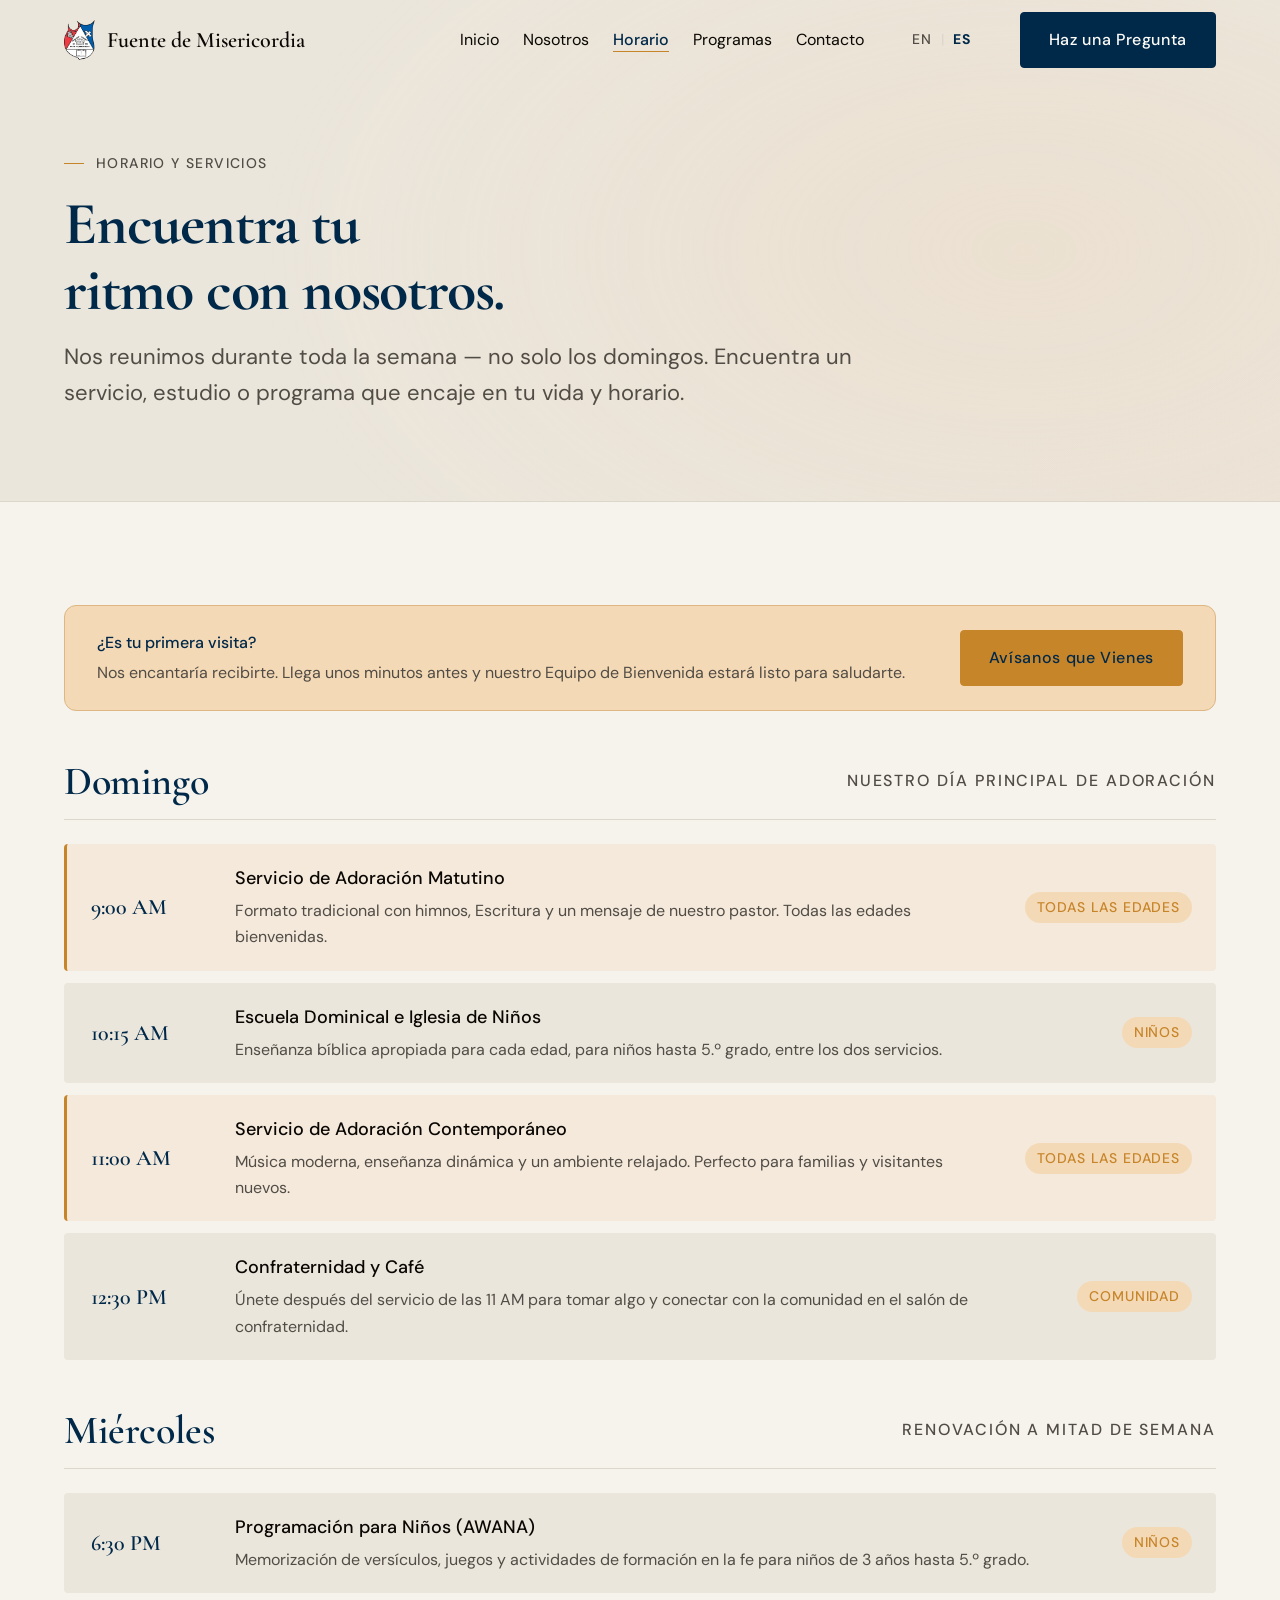
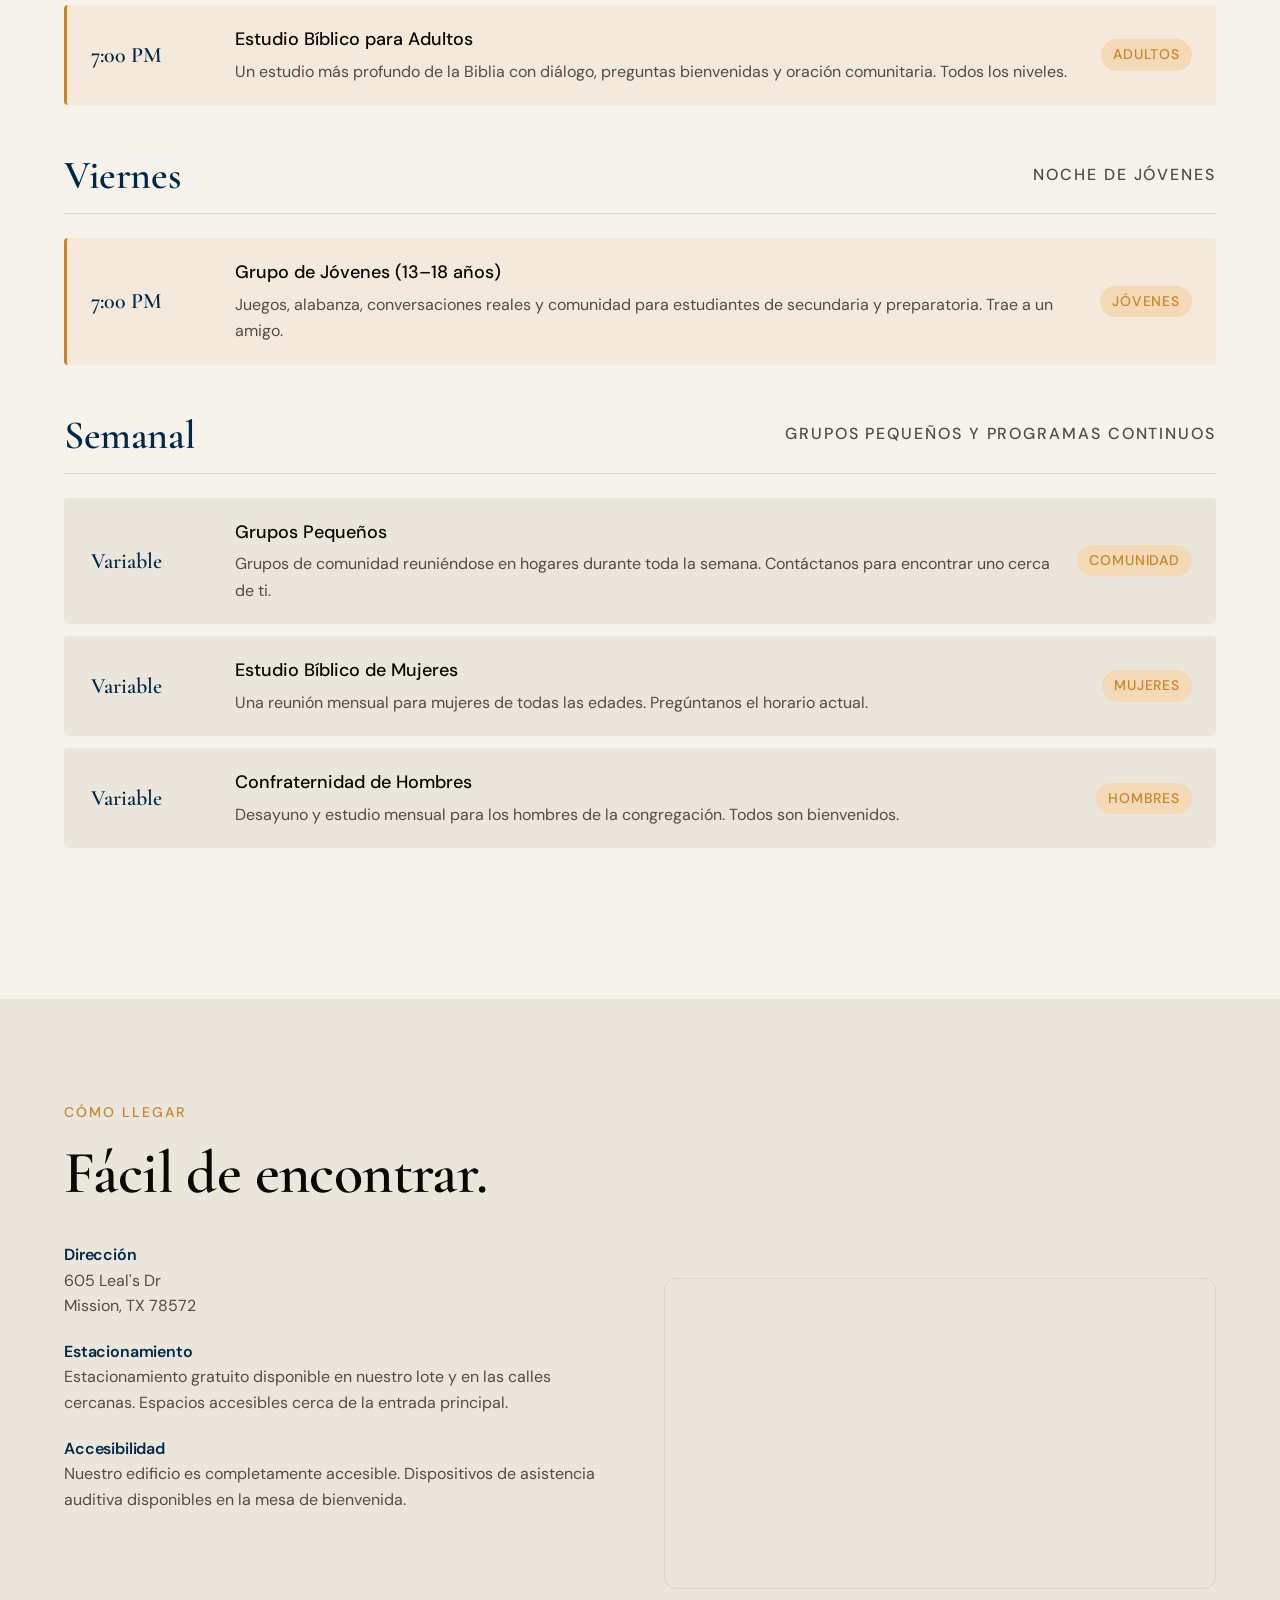
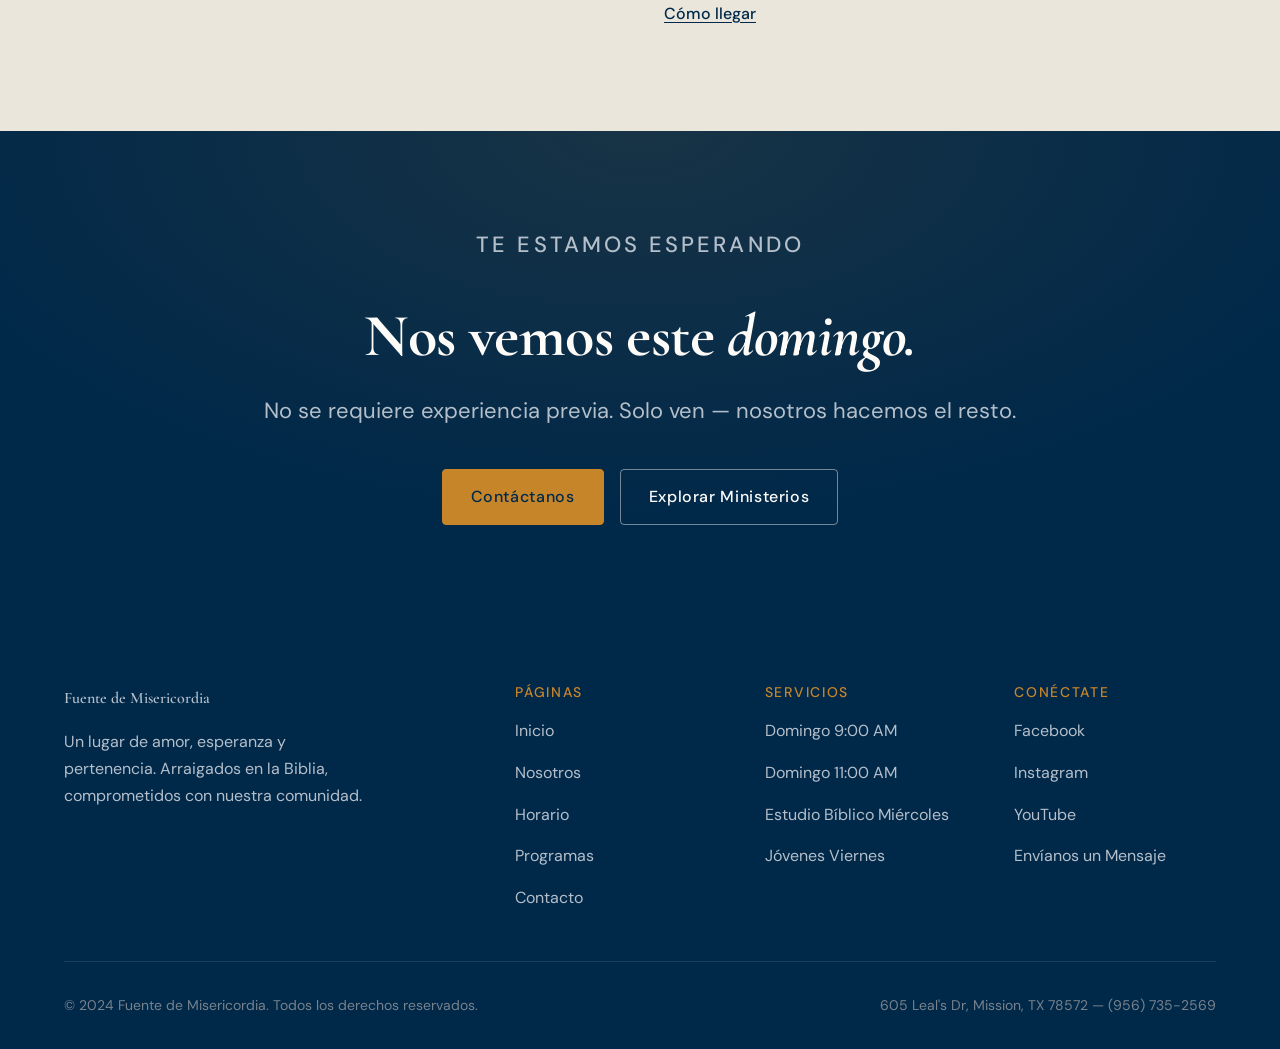
<file: es/schedule.html>
<!doctype html>
<html lang="es">
  <head>
    <meta charset="UTF-8" />
    <meta name="viewport" content="width=device-width, initial-scale=1.0" />
    <title>Horario — Fuente de Misericordia</title>
    <meta
      name="description"
      content="Consulta nuestro horario semanal de servicios, estudios bíblicos, programas juveniles y próximos eventos en Fuente de Misericordia."
    />
    <meta property="og:type" content="website" />
    <meta property="og:site_name" content="Fuente de Misericordia" />
    <meta property="og:title" content="Horario — Fuente de Misericordia" />
    <meta property="og:description" content="Consulta nuestro horario semanal de servicios, estudios bíblicos, programas juveniles y próximos eventos en Fuente de Misericordia." />
    <meta property="og:url" content="https://www.fountainofmercy.org/es/schedule.html" />
    <meta property="og:image" content="https://www.fountainofmercy.org/assets/aa/aalogo1.png" />
    <meta property="og:locale" content="es_US" />
    <meta name="twitter:card" content="summary_large_image" />
    <meta name="twitter:title" content="Horario — Fuente de Misericordia" />
    <meta name="twitter:description" content="Consulta nuestro horario semanal de servicios, estudios bíblicos, programas juveniles y próximos eventos en Fuente de Misericordia." />
    <meta name="twitter:image" content="https://www.fountainofmercy.org/assets/aa/aalogo1.png" />
    <link rel="canonical" href="https://www.fountainofmercy.org/es/schedule.html" />
    <link rel="preconnect" href="https://fonts.googleapis.com" />
    <link rel="preconnect" href="https://fonts.gstatic.com" crossorigin />
    <link
      href="https://fonts.googleapis.com/css2?family=Cormorant+Garamond:ital,wght@0,400;0,600;0,700;1,400;1,600&family=DM+Sans:wght@300;400;500&display=swap"
      rel="stylesheet"
    />
    <link rel="stylesheet" href="../css/style.css" />
    <link rel="icon" type="image/x-icon" href="../assets/icons/favicon.ico" />
    <link rel="icon" type="image/png" sizes="192x192" href="../assets/icons/icon-192.png" />
    <link rel="apple-touch-icon" href="../assets/icons/icon-192.png" />
    <link rel="alternate" hreflang="en" href="../EN/schedule.html" />
    <link rel="alternate" hreflang="es" href="schedule.html" />
  </head>
  <body>
    <a class="skip-link" href="#main-content">Saltar al contenido principal</a>
    <!-- ======== NAVEGACIÓN ======== -->
    <nav class="site-nav" id="site-nav" aria-label="Navegación principal">
      <div class="nav-inner">
        <a
          href="index.html"
          class="nav-logo"
          aria-label="Fuente de Misericordia inicio"
        >
          <img src="../assets/aa/aalogo1.png" alt="Fuente de Misericordia" class="nav-logo-img" />
          <span class="nav-logo-text">Fuente de Misericordia</span>
        </a>
        <button
          class="nav-toggle"
          id="nav-toggle"
          aria-label="Abrir menú"
          aria-expanded="false"
        >
          <span></span><span></span><span></span>
        </button>
        <ul class="nav-links" id="nav-links" role="list">
          <li><a href="index.html">Inicio</a></li>
          <li><a href="about.html">Nosotros</a></li>
          <li><a href="schedule.html">Horario</a></li>
          <li><a href="programs.html">Programas</a></li>
          <li><a href="contact.html">Contacto</a></li>
        </ul>
        <div class="lang-switch" aria-label="Selector de idioma">
          <a
            href="../EN/schedule.html"
            class="lang-switch-option"
            hreflang="en"
            lang="en"
            >EN</a
          >
          <span class="lang-switch-divider" aria-hidden="true">|</span>
          <span class="lang-switch-active">ES</span>
        </div>
        <a href="contact.html" class="btn btn-primary nav-cta"
          >Haz una Pregunta</a
        >
      </div>
    </nav>

    <main id="main-content">
      <!-- ======== HERO DE PÁGINA ======== -->
      <section class="page-hero">
        <div class="container page-hero-inner">
          <span class="page-hero-tag">Horario y Servicios</span>
          <h1>Encuentra tu<br />ritmo con nosotros.</h1>
          <p>
            Nos reunimos durante toda la semana — no solo los domingos.
            Encuentra un servicio, estudio o programa que encaje en tu vida y
            horario.
          </p>
        </div>
      </section>

      <!-- ======== HORARIO ======== -->
      <section class="schedule-section section">
        <div class="container">
          <!-- Banner primera visita -->
          <div class="first-visit-banner animate-up">
            <div class="first-visit-banner-text">
              <p>¿Es tu primera visita?</p>
              <p>
                Nos encantaría recibirte. Llega unos minutos antes y nuestro
                Equipo de Bienvenida estará listo para saludarte.
              </p>
            </div>
            <a href="contact.html" class="btn btn-gold">Avísanos que Vienes</a>
          </div>

          <!-- DOMINGO -->
          <div class="schedule-block animate-up" data-delay="1">
            <div class="schedule-block-header">
              <h2 class="schedule-block-day">Domingo</h2>
              <span class="schedule-block-note label"
                >Nuestro día principal de adoración</span
              >
            </div>
            <div class="schedule-events">
              <article class="schedule-event featured">
                <time class="event-time" datetime="09:00">9:00 AM</time>
                <div>
                  <p class="event-name">Servicio de Adoración Matutino</p>
                  <p class="event-desc">
                    Formato tradicional con himnos, Escritura y un mensaje de
                    nuestro pastor. Todas las edades bienvenidas.
                  </p>
                </div>
                <span class="event-tag">Todas las Edades</span>
              </article>

              <article class="schedule-event">
                <time class="event-time" datetime="10:15">10:15 AM</time>
                <div>
                  <p class="event-name">Escuela Dominical e Iglesia de Niños</p>
                  <p class="event-desc">
                    Enseñanza bíblica apropiada para cada edad, para niños hasta
                    5.º grado, entre los dos servicios.
                  </p>
                </div>
                <span class="event-tag">Niños</span>
              </article>

              <article class="schedule-event featured">
                <time class="event-time" datetime="11:00">11:00 AM</time>
                <div>
                  <p class="event-name">Servicio de Adoración Contemporáneo</p>
                  <p class="event-desc">
                    Música moderna, enseñanza dinámica y un ambiente relajado.
                    Perfecto para familias y visitantes nuevos.
                  </p>
                </div>
                <span class="event-tag">Todas las Edades</span>
              </article>

              <article class="schedule-event">
                <time class="event-time" datetime="12:30">12:30 PM</time>
                <div>
                  <p class="event-name">Confraternidad y Café</p>
                  <p class="event-desc">
                    Únete después del servicio de las 11 AM para tomar algo y
                    conectar con la comunidad en el salón de confraternidad.
                  </p>
                </div>
                <span class="event-tag">Comunidad</span>
              </article>
            </div>
          </div>

          <!-- MIÉRCOLES -->
          <div class="schedule-block animate-up" data-delay="2">
            <div class="schedule-block-header">
              <h2 class="schedule-block-day">Miércoles</h2>
              <span class="schedule-block-note label"
                >Renovación a mitad de semana</span
              >
            </div>
            <div class="schedule-events">
              <article class="schedule-event">
                <time class="event-time" datetime="18:30">6:30 PM</time>
                <div>
                  <p class="event-name">Programación para Niños (AWANA)</p>
                  <p class="event-desc">
                    Memorización de versículos, juegos y actividades de
                    formación en la fe para niños de 3 años hasta 5.º grado.
                  </p>
                </div>
                <span class="event-tag">Niños</span>
              </article>

              <article class="schedule-event featured">
                <time class="event-time" datetime="19:00">7:00 PM</time>
                <div>
                  <p class="event-name">Estudio Bíblico para Adultos</p>
                  <p class="event-desc">
                    Un estudio más profundo de la Biblia con diálogo, preguntas
                    bienvenidas y oración comunitaria. Todos los niveles.
                  </p>
                </div>
                <span class="event-tag">Adultos</span>
              </article>
            </div>
          </div>

          <!-- VIERNES -->
          <div class="schedule-block animate-up" data-delay="3">
            <div class="schedule-block-header">
              <h2 class="schedule-block-day">Viernes</h2>
              <span class="schedule-block-note label">Noche de jóvenes</span>
            </div>
            <div class="schedule-events">
              <article class="schedule-event featured">
                <time class="event-time" datetime="19:00">7:00 PM</time>
                <div>
                  <p class="event-name">Grupo de Jóvenes (13–18 años)</p>
                  <p class="event-desc">
                    Juegos, alabanza, conversaciones reales y comunidad para
                    estudiantes de secundaria y preparatoria. Trae a un amigo.
                  </p>
                </div>
                <span class="event-tag">Jóvenes</span>
              </article>
            </div>
          </div>

          <!-- SEMANAL -->
          <div class="schedule-block animate-up" data-delay="4">
            <div class="schedule-block-header">
              <h2 class="schedule-block-day">Semanal</h2>
              <span class="schedule-block-note label"
                >Grupos pequeños y programas continuos</span
              >
            </div>
            <div class="schedule-events">
              <article class="schedule-event">
                <span class="event-time">Variable</span>
                <div>
                  <p class="event-name">Grupos Pequeños</p>
                  <p class="event-desc">
                    Grupos de comunidad reuniéndose en hogares durante toda la
                    semana. Contáctanos para encontrar uno cerca de ti.
                  </p>
                </div>
                <span class="event-tag">Comunidad</span>
              </article>

              <article class="schedule-event">
                <span class="event-time">Variable</span>
                <div>
                  <p class="event-name">Estudio Bíblico de Mujeres</p>
                  <p class="event-desc">
                    Una reunión mensual para mujeres de todas las edades.
                    Pregúntanos el horario actual.
                  </p>
                </div>
                <span class="event-tag">Mujeres</span>
              </article>

              <article class="schedule-event">
                <span class="event-time">Variable</span>
                <div>
                  <p class="event-name">Confraternidad de Hombres</p>
                  <p class="event-desc">
                    Desayuno y estudio mensual para los hombres de la
                    congregación. Todos son bienvenidos.
                  </p>
                </div>
                <span class="event-tag">Hombres</span>
              </article>
            </div>
          </div>
        </div>
      </section>

      <!-- ======== UBICACIÓN ======== -->
      <section
        class="section section--deep"
        aria-labelledby="ubicacion-heading"
      >
        <div class="container">
          <span class="eyebrow">Cómo Llegar</span>
          <h2 class="heading-xl animate-up" id="ubicacion-heading">
            Fácil de encontrar.
          </h2>

          <div class="location-grid">
            <div class="animate-up" data-delay="1">
              <div class="contact-details">
                <div class="contact-detail">
                  <div class="contact-detail-text">
                    <h4>Dirección</h4>
                    <p>605 Leal's Dr<br />Mission, TX 78572</p>
                  </div>
                </div>
                <div class="contact-detail">
                  <div class="contact-detail-text">
                    <h4>Estacionamiento</h4>
                    <p>
                      Estacionamiento gratuito disponible en nuestro lote y en
                      las calles cercanas. Espacios accesibles cerca de la
                      entrada principal.
                    </p>
                  </div>
                </div>
                <div class="contact-detail">
                  <div class="contact-detail-text">
                    <h4>Accesibilidad</h4>
                    <p>
                      Nuestro edificio es completamente accesible. Dispositivos
                      de asistencia auditiva disponibles en la mesa de
                      bienvenida.
                    </p>
                  </div>
                </div>
              </div>
            </div>
            <div class="map-wrap animate-fade" data-delay="2">
              <iframe
                class="map-embed"
                src="https://maps.google.com/maps?q=605+Leal%27s+Dr,+Mission,+TX+78572&output=embed&z=15"
                title="Mapa de ubicación de Fuente de Misericordia"
                loading="lazy"
                referrerpolicy="no-referrer-when-downgrade"
                allowfullscreen
              ></iframe>
              <a
                href="https://www.google.com/maps/dir/?api=1&destination=605+Leal%27s+Dr,+Mission,+TX+78572"
                class="map-directions"
                target="_blank"
                rel="noopener noreferrer"
              >Cómo llegar</a>
            </div>
          </div>
        </div>
      </section>

      <!-- ======== CTA ======== -->
      <section class="sunday-cta">
        <div class="container sunday-cta-inner">
          <p class="sunday-cta-eyebrow">Te estamos esperando</p>
          <h2>Nos vemos este <em>domingo.</em></h2>
          <p>
            No se requiere experiencia previa. Solo ven — nosotros hacemos el
            resto.
          </p>
          <div class="sunday-cta-actions">
            <a href="contact.html" class="btn btn-gold">Contáctanos</a>
            <a href="programs.html" class="btn btn-outline-light"
              >Explorar Ministerios</a
            >
          </div>
        </div>
      </section>
    </main>

    <!-- ======== PIE DE PÁGINA ======== -->
    <footer class="site-footer" aria-label="Pie de página">
      <div class="footer-inner">
        <div class="footer-grid">
          <div class="footer-brand">
            <p class="footer-brand-name">Fuente de Misericordia</p>
            <p>
              Un lugar de amor, esperanza y pertenencia. Arraigados en la
              Biblia, comprometidos con nuestra comunidad.
            </p>
          </div>
          <div class="footer-col">
            <h4>Páginas</h4>
            <ul>
              <li><a href="index.html">Inicio</a></li>
              <li><a href="about.html">Nosotros</a></li>
              <li><a href="schedule.html">Horario</a></li>
              <li><a href="programs.html">Programas</a></li>
              <li><a href="contact.html">Contacto</a></li>
            </ul>
          </div>
          <div class="footer-col">
            <h4>Servicios</h4>
            <ul>
              <li><a href="schedule.html">Domingo 9:00 AM</a></li>
              <li><a href="schedule.html">Domingo 11:00 AM</a></li>
              <li><a href="schedule.html">Estudio Bíblico Miércoles</a></li>
              <li><a href="schedule.html">Jóvenes Viernes</a></li>
            </ul>
          </div>
          <div class="footer-col">
            <h4>Conéctate</h4>
            <ul>
              <li><a href="https://www.facebook.com/fdmpalmview" target="_blank" rel="noopener noreferrer">Facebook</a></li>
              <li><a href="https://www.instagram.com/fdmpalmview" target="_blank" rel="noopener noreferrer">Instagram</a></li>
              <li><a href="https://www.youtube.com/@fdmpalmview" target="_blank" rel="noopener noreferrer">YouTube</a></li>
              <li><a href="contact.html">Envíanos un Mensaje</a></li>
            </ul>
          </div>
        </div>
        <div class="footer-bottom">
          <p>
            &copy; 2024 Fuente de Misericordia. Todos los derechos reservados.
          </p>
          <p>
            605 Leal's Dr, Mission, TX 78572 &mdash;
            <a href="tel:+19567352569">(956) 735-2569</a>
          </p>
        </div>
      </div>
    </footer>

    <script src="../js/main.js"></script>
  </body>
</html>
</file>
<file: css/style.css>
/* =========================================
   DESIGN TOKENS
   ========================================= */
:root {
  /* Colors */
  --cream: oklch(96.5% 0.009 82);
  --cream-deep: oklch(92.5% 0.014 82);
  --cream-border: oklch(88% 0.018 82);
  --navy: oklch(27% 0.075 248);
  --navy-mid: oklch(38% 0.065 248);
  --navy-pale: oklch(92% 0.025 248);
  --gold: oklch(67% 0.13 70);
  --gold-pale: oklch(90% 0.055 74);
  --aqua: oklch(52% 0.075 200);
  --aqua-pale: oklch(93% 0.028 200);
  --text: oklch(13% 0.015 82);
  --text-muted: oklch(42% 0.014 82);
  --white: oklch(99% 0.003 82);

  /* Fonts */
  --font-display: "Cormorant Garamond", Georgia, serif;
  --font-body: "DM Sans", system-ui, sans-serif;

  /* Fluid type scale */
  --text-xs: clamp(0.75rem, 0.7rem + 0.25vw, 0.875rem);
  --text-sm: clamp(0.875rem, 0.82rem + 0.28vw, 1rem);
  --text-base: clamp(1rem, 0.92rem + 0.4vw, 1.125rem);
  --text-lg: clamp(1.125rem, 1rem + 0.65vw, 1.375rem);
  --text-xl: clamp(1.375rem, 1.2rem + 0.9vw, 1.75rem);
  --text-2xl: clamp(1.75rem, 1.5rem + 1.3vw, 2.5rem);
  --text-3xl: clamp(2.25rem, 1.75rem + 2.5vw, 4rem);
  --text-4xl: clamp(3.5rem, 2rem + 7.5vw, 8rem);

  /* Spacing */
  --sp-1: 0.25rem;
  --sp-2: 0.5rem;
  --sp-3: 0.75rem;
  --sp-4: 1rem;
  --sp-5: 1.25rem;
  --sp-6: 1.5rem;
  --sp-8: 2rem;
  --sp-10: 2.5rem;
  --sp-12: 3rem;
  --sp-16: 4rem;
  --sp-20: 5rem;
  --sp-24: 6rem;
  --sp-32: 8rem;

  /* Layout */
  --max-w: 1320px;
  --nav-h: 80px;
  --radius: 4px;
  --radius-lg: 12px;

  /* Easing */
  --ease-out: cubic-bezier(0.22, 1, 0.36, 1);
}

/* =========================================
   RESET & BASE
   ========================================= */
*,
*::before,
*::after {
  box-sizing: border-box;
  margin: 0;
  padding: 0;
}

html {
  scroll-behavior: smooth;
  -webkit-text-size-adjust: 100%;
}

body {
  font-family: var(--font-body);
  font-size: var(--text-base);
  color: var(--text);
  background-color: var(--cream);
  line-height: 1.65;
  -webkit-font-smoothing: antialiased;
  -moz-osx-font-smoothing: grayscale;
}

img {
  display: block;
  max-width: 100%;
  height: auto;
}
p {
  overflow-wrap: break-word;
}
a {
  color: inherit;
  text-decoration: none;
}
button {
  font: inherit;
  cursor: pointer;
  border: none;
  background: none;
}
ul,
ol {
  list-style: none;
}
input,
textarea,
select {
  font: inherit;
}

/* =========================================
   TYPOGRAPHY
   ========================================= */
h1,
h2,
h3,
h4 {
  font-family: var(--font-display);
  font-weight: 600;
  line-height: 1.1;
  letter-spacing: -0.01em;
}

.display {
  font-size: var(--text-4xl);
  font-weight: 700;
  letter-spacing: -0.02em;
  line-height: 1;
}
.heading-xl {
  font-size: var(--text-3xl);
}
.heading-lg {
  font-size: var(--text-2xl);
}
.heading-md {
  font-size: var(--text-xl);
}

.label {
  font-family: var(--font-body);
  font-size: var(--text-xs);
  font-weight: 500;
  letter-spacing: 0.12em;
  text-transform: uppercase;
  color: var(--text-muted);
}

.eyebrow {
  font-family: var(--font-body);
  font-size: var(--text-xs);
  font-weight: 500;
  letter-spacing: 0.14em;
  text-transform: uppercase;
  color: var(--gold);
  display: block;
  margin-bottom: var(--sp-4);
}

/* =========================================
   LAYOUT UTILITIES
   ========================================= */
.container {
  width: 100%;
  max-width: var(--max-w);
  margin-inline: auto;
  padding-inline: clamp(var(--sp-6), 5vw, var(--sp-16));
}

.section {
  padding-block: clamp(var(--sp-16), 8vw, var(--sp-32));
}

.section--deep {
  background: var(--cream-deep);
}

.section--navy {
  background: var(--navy);
  color: var(--white);
}

/* =========================================
   BUTTONS
   ========================================= */
.btn {
  display: inline-flex;
  align-items: center;
  gap: var(--sp-2);
  padding: 0.85em 1.75em;
  font-family: var(--font-body);
  font-size: var(--text-sm);
  font-weight: 500;
  letter-spacing: 0.04em;
  border-radius: var(--radius);
  transition:
    transform 0.18s var(--ease-out),
    box-shadow 0.18s var(--ease-out),
    background 0.18s,
    color 0.18s,
    border-color 0.18s;
  cursor: pointer;
  white-space: nowrap;
}

.btn:hover {
  transform: translateY(-1px);
}
.btn:active {
  transform: translateY(0);
}

.btn-block {
  width: 100%;
  justify-content: center;
}
.btn-padded {
  padding-block: 1em;
}

.btn-primary {
  background: var(--navy);
  color: var(--white);
  border: 1.5px solid var(--navy);
}
.btn-primary:hover {
  background: var(--navy-mid);
  border-color: var(--navy-mid);
  box-shadow: 0 6px 24px oklch(27% 0.075 248 / 0.25);
}

.btn-outline {
  background: transparent;
  color: var(--navy);
  border: 1.5px solid var(--navy);
}
.btn-outline:hover {
  background: var(--navy);
  color: var(--white);
}

.btn-gold {
  background: var(--gold);
  color: var(--navy);
  border: 1.5px solid var(--gold);
}
.btn-gold:hover {
  background: oklch(62% 0.14 70);
  border-color: oklch(62% 0.14 70);
  box-shadow: 0 6px 24px oklch(67% 0.13 70 / 0.35);
  color: var(--navy);
}

.btn-outline-light {
  background: transparent;
  color: var(--white);
  border: 1.5px solid oklch(99% 0.003 82 / 0.45);
}
.btn-outline-light:hover {
  background: oklch(99% 0.003 82 / 0.1);
  border-color: var(--white);
}

/* =========================================
   LANGUAGE SWITCHER
   ========================================= */
.lang-switch {
  display: flex;
  align-items: center;
  gap: var(--sp-2);
  font-size: var(--text-xs);
  font-weight: 500;
  letter-spacing: 0.1em;
  margin-left: var(--sp-4);
}

.lang-switch-active {
  color: var(--navy);
  font-weight: 700;
}

.lang-switch-divider {
  color: var(--cream-border);
}

.lang-switch-option {
  color: var(--text-muted);
  transition: color 0.15s;
}

.lang-switch-option:hover {
  color: var(--navy);
}

/* =========================================
   NAVIGATION
   ========================================= */
.site-nav {
  position: fixed;
  top: 0;
  left: 0;
  right: 0;
  z-index: 100;
  height: var(--nav-h);
  transition:
    background 0.3s,
    box-shadow 0.3s;
}

.site-nav.scrolled {
  background: oklch(96.5% 0.009 82 / 0.92);
  backdrop-filter: blur(12px);
  -webkit-backdrop-filter: blur(12px);
  box-shadow:
    0 1px 0 var(--cream-border),
    0 4px 24px oklch(13% 0.015 82 / 0.06);
}

.nav-inner {
  max-width: var(--max-w);
  margin-inline: auto;
  padding-inline: clamp(var(--sp-6), 5vw, var(--sp-16));
  height: 100%;
  display: flex;
  align-items: center;
  gap: var(--sp-8);
}

.nav-logo {
  display: flex;
  align-items: center;
  gap: var(--sp-3);
}

.nav-logo-img {
  height: 40px;
  width: auto;
  flex-shrink: 0;
}

.nav-logo-text {
  font-family: var(--font-display);
  font-size: var(--text-lg);
  font-weight: 600;
  color: var(--text);
  min-width: 0;
  overflow: hidden;
  text-overflow: ellipsis;
  white-space: nowrap;
}

.nav-links {
  display: flex;
  align-items: center;
  gap: var(--sp-6);
  margin-left: auto;
}

.nav-links a {
  font-size: var(--text-sm);
  font-weight: 400;
  color: var(--text);
  transition: color 0.15s;
  position: relative;
}

.nav-links a::after {
  content: "";
  position: absolute;
  bottom: -2px;
  left: 0;
  width: 0;
  height: 1px;
  background: var(--gold);
  transition: width 0.2s var(--ease-out);
}

.nav-links a:hover {
  color: var(--navy);
}
.nav-links a:hover::after,
.nav-links a.active::after {
  width: 100%;
}
.nav-links a.active {
  color: var(--navy);
  font-weight: 500;
}

.nav-cta {
  margin-left: var(--sp-4);
}

.nav-toggle {
  display: none;
  flex-direction: column;
  align-items: center;
  justify-content: center;
  gap: 5px;
  width: 44px;
  height: 44px;
  margin-left: auto;
  cursor: pointer;
}

.nav-toggle span {
  display: block;
  height: 1.5px;
  background: var(--navy);
  border-radius: 2px;
  transition:
    transform 0.25s var(--ease-out),
    opacity 0.25s;
  transform-origin: center;
}

.nav-toggle.open span:nth-child(1) {
  transform: translateY(6.5px) rotate(45deg);
}
.nav-toggle.open span:nth-child(2) {
  opacity: 0;
}
.nav-toggle.open span:nth-child(3) {
  transform: translateY(-6.5px) rotate(-45deg);
}

/* =========================================
   FOOTER
   ========================================= */
.site-footer {
  background: var(--navy);
  color: oklch(90% 0.018 248);
  padding-block: var(--sp-16) var(--sp-8);
}

.footer-inner {
  max-width: var(--max-w);
  margin-inline: auto;
  padding-inline: clamp(var(--sp-6), 5vw, var(--sp-16));
}

.footer-grid {
  display: grid;
  grid-template-columns: 2fr repeat(3, 1fr);
  gap: var(--sp-12);
  padding-bottom: var(--sp-12);
  border-bottom: 1px solid oklch(90% 0.018 248 / 0.12);
  margin-bottom: var(--sp-8);
}

.footer-brand-name {
  font-family: var(--font-display);
  font-size: var(--text-xl);
  font-weight: 600;
  color: var(--white);
  margin-bottom: var(--sp-4);
  display: flex;
  align-items: center;
  gap: var(--sp-2);
}

.footer-brand p {
  font-size: var(--text-sm);
  color: oklch(80% 0.02 248);
  line-height: 1.7;
  max-width: 28ch;
}

.footer-col h4 {
  font-family: var(--font-body);
  font-size: var(--text-xs);
  font-weight: 500;
  letter-spacing: 0.12em;
  text-transform: uppercase;
  color: var(--gold);
  margin-bottom: var(--sp-4);
}

.footer-col ul {
  display: flex;
  flex-direction: column;
  gap: var(--sp-3);
}
.footer-col a {
  font-size: var(--text-sm);
  color: oklch(80% 0.02 248);
  transition: color 0.15s;
}
.footer-col a:hover {
  color: var(--white);
}

.footer-bottom {
  display: flex;
  align-items: center;
  justify-content: space-between;
  gap: var(--sp-4);
  flex-wrap: wrap;
}

.footer-bottom p {
  font-size: var(--text-xs);
  color: oklch(60% 0.02 248);
}

/* =========================================
   HOME — HERO
   ========================================= */
.hero {
  min-height: 100svh;
  display: grid;
  grid-template-columns: 1fr;
  align-content: center;
  padding-top: var(--nav-h);
  position: relative;
  overflow: hidden;
}

.hero-bg-glow {
  position: absolute;
  inset: 0;
  background:
    radial-gradient(
      ellipse 65% 75% at 20% 50%,
      oklch(88% 0.05 70 / 0.32),
      transparent
    ),
    radial-gradient(
      ellipse 50% 60% at 80% 20%,
      oklch(92% 0.03 248 / 0.18),
      transparent
    ),
    radial-gradient(
      ellipse 30% 40% at 6% 88%,
      oklch(90% 0.04 38 / 0.14),
      transparent
    );
  pointer-events: none;
}

.hero-watermark {
  position: absolute;
  bottom: -2%;
  right: -2%;
  font-family: var(--font-display);
  font-size: clamp(6rem, 18vw, 18rem);
  font-weight: 700;
  color: oklch(91% 0.012 82);
  line-height: 1;
  letter-spacing: -0.03em;
  user-select: none;
  pointer-events: none;
}

.hero-inner {
  position: relative;
  z-index: 1;
  max-width: var(--max-w);
  margin-inline: auto;
  padding-inline: clamp(var(--sp-6), 5vw, var(--sp-16));
  padding-block: var(--sp-16) var(--sp-20);
  display: grid;
  grid-template-columns: 1fr 340px;
  gap: var(--sp-12);
  align-items: center;
}

.hero-content {
  max-width: 680px;
}

.hero-tag {
  display: inline-flex;
  align-items: center;
  gap: var(--sp-3);
  font-size: var(--text-xs);
  font-weight: 500;
  letter-spacing: 0.1em;
  text-transform: uppercase;
  color: var(--text-muted);
  margin-bottom: var(--sp-6);
}

.hero-tag::before {
  content: "";
  display: block;
  width: 24px;
  height: 1px;
  background: var(--gold);
}

.hero-heading {
  font-size: var(--text-4xl);
  font-weight: 700;
  color: var(--navy);
  letter-spacing: -0.02em;
  line-height: 1;
  margin-bottom: var(--sp-6);
}

.hero-heading em {
  font-style: italic;
  color: var(--gold);
}

.hero-sub {
  font-size: var(--text-lg);
  color: var(--text-muted);
  max-width: 48ch;
  line-height: 1.65;
  margin-bottom: var(--sp-10);
}

.hero-actions {
  display: flex;
  align-items: center;
  gap: var(--sp-4);
  flex-wrap: wrap;
}

.hero-card {
  background: var(--navy);
  color: var(--white);
  border-radius: var(--radius-lg);
  padding: var(--sp-8);
  position: relative;
  overflow: hidden;
}

.hero-card::before {
  content: "";
  position: absolute;
  top: -40%;
  right: -20%;
  width: 200px;
  height: 200px;
  background: radial-gradient(
    circle,
    oklch(67% 0.13 70 / 0.15),
    transparent 70%
  );
  pointer-events: none;
}

.hero-card-label {
  font-size: var(--text-xs);
  font-weight: 500;
  letter-spacing: 0.12em;
  text-transform: uppercase;
  color: var(--gold);
  margin-bottom: var(--sp-6);
}

.hero-card-services {
  display: flex;
  flex-direction: column;
  gap: var(--sp-4);
}

.service-time {
  display: flex;
  flex-direction: column;
  gap: 2px;
  padding-bottom: var(--sp-4);
  border-bottom: 1px solid oklch(90% 0.018 248 / 0.12);
}
.service-time:last-child {
  border-bottom: none;
  padding-bottom: 0;
}

.service-time-name {
  font-size: var(--text-xs);
  letter-spacing: 0.08em;
  text-transform: uppercase;
  color: oklch(75% 0.025 248);
}
.service-time-hour {
  font-family: var(--font-display);
  font-size: var(--text-2xl);
  font-weight: 600;
  color: var(--white);
  letter-spacing: -0.01em;
}
.service-time-detail {
  font-size: var(--text-xs);
  color: oklch(70% 0.025 248);
}

.hero-card-address {
  margin-top: var(--sp-6);
  padding-top: var(--sp-6);
  border-top: 1px solid oklch(90% 0.018 248 / 0.12);
  font-size: var(--text-sm);
  color: oklch(80% 0.02 248);
  line-height: 1.5;
}

.hero-card-address a {
  color: inherit;
  margin-top: var(--sp-1);
  display: inline-block;
}

/* =========================================
   HOME — SCRIPTURE STRIP
   ========================================= */
.scripture-strip {
  background: var(--cream-deep);
  padding-block: var(--sp-12);
  border-block: 1px solid var(--cream-border);
}

.scripture-strip .container {
  display: flex;
  align-items: center;
  gap: var(--sp-6);
}

.scripture-line {
  width: 40px;
  height: 1px;
  background: var(--gold);
  flex-shrink: 0;
}

.scripture-text {
  font-family: var(--font-display);
  font-size: var(--text-2xl);
  font-style: italic;
  font-weight: 400;
  color: var(--navy);
  line-height: 1.35;
  max-width: 55ch;
}

.scripture-ref {
  font-size: var(--text-sm);
  color: var(--text-muted);
  flex-shrink: 0;
}

/* =========================================
   HOME — MINISTRIES PREVIEW
   ========================================= */
.ministries-preview {
  padding-block: clamp(var(--sp-16), 8vw, var(--sp-32));
}

.section-header {
  margin-bottom: clamp(var(--sp-10), 5vw, var(--sp-16));
  display: flex;
  align-items: flex-end;
  justify-content: space-between;
  gap: var(--sp-6);
  flex-wrap: wrap;
}

.section-header-text {
  max-width: 52ch;
}
.section-header-text h2 {
  margin-top: var(--sp-3);
}

.ministries-grid {
  display: grid;
  grid-template-columns: repeat(12, 1fr);
  grid-template-rows: auto;
  gap: var(--sp-6);
}

.ministry-card {
  border-radius: var(--radius-lg);
  overflow: hidden;
  position: relative;
  display: flex;
  flex-direction: column;
  justify-content: flex-end;
  padding: var(--sp-8);
  min-height: 280px;
}

.ministry-card:nth-child(1) {
  grid-column: span 7;
}
.ministry-card:nth-child(2) {
  grid-column: span 5;
}
.ministry-card:nth-child(3) {
  grid-column: span 4;
}
.ministry-card:nth-child(4) {
  grid-column: span 4;
}
.ministry-card:nth-child(5) {
  grid-column: span 4;
}

.ministry-card::before {
  content: "";
  position: absolute;
  top: 0;
  left: 0;
  right: 0;
  height: 3px;
  background: var(--gold);
  opacity: 0;
  z-index: 3;
  transition: opacity 0.3s var(--ease-out);
}

.ministry-card:hover::before {
  opacity: 1;
}

.ministry-card-bg {
  position: absolute;
  inset: 0;
  z-index: 0;
  transition: transform 0.5s var(--ease-out);
}

.ministry-card:hover .ministry-card-bg {
  transform: scale(1.04);
}

.mc-1 {
  background: linear-gradient(135deg, var(--navy) 0%, oklch(20% 0.09 260) 100%);
}
.mc-2 {
  background: linear-gradient(
    135deg,
    oklch(40% 0.06 80) 0%,
    oklch(30% 0.04 80) 100%
  );
}
.mc-3 {
  background: linear-gradient(
    135deg,
    oklch(35% 0.09 30) 0%,
    oklch(25% 0.06 30) 100%
  );
}
.mc-4 {
  background: linear-gradient(
    135deg,
    oklch(33% 0.07 180) 0%,
    oklch(25% 0.05 200) 100%
  );
}
.mc-5 {
  background: linear-gradient(
    135deg,
    oklch(38% 0.07 290) 0%,
    oklch(28% 0.07 270) 100%
  );
}

.ministry-card-overlay {
  position: absolute;
  inset: 0;
  background: linear-gradient(to top, oklch(0% 0 0 / 0.65) 0%, transparent 60%);
  z-index: 1;
}

.ministry-card-content {
  position: relative;
  z-index: 2;
  color: var(--white);
}

.ministry-card-content h3 {
  font-family: var(--font-display);
  font-size: var(--text-xl);
  font-weight: 600;
  color: var(--white);
  margin-bottom: var(--sp-2);
}

.ministry-card-content p {
  font-size: var(--text-sm);
  color: oklch(90% 0.01 82 / 0.85);
  line-height: 1.55;
  max-width: 38ch;
}

.ministry-link {
  display: inline-flex;
  align-items: center;
  gap: var(--sp-2);
  font-size: var(--text-xs);
  font-weight: 500;
  letter-spacing: 0.06em;
  text-transform: uppercase;
  color: var(--gold-pale);
  margin-top: var(--sp-4);
  transition:
    gap 0.2s var(--ease-out),
    color 0.2s;
}
.ministry-link:hover {
  gap: var(--sp-3);
  color: var(--white);
}

/* =========================================
   HOME — SUNDAY CTA
   ========================================= */
.sunday-cta {
  background: var(--navy);
  color: var(--white);
  padding-block: clamp(var(--sp-16), 8vw, var(--sp-24));
  text-align: center;
  position: relative;
  overflow: hidden;
}

.sunday-cta::before {
  content: "";
  position: absolute;
  inset: 0;
  background: radial-gradient(
    ellipse 60% 80% at 50% 0%,
    oklch(67% 0.13 70 / 0.12),
    transparent
  );
  pointer-events: none;
}

.sunday-cta-inner {
  position: relative;
  z-index: 1;
}

.sunday-cta-eyebrow {
  font-size: var(--text-xs);
  font-weight: 500;
  letter-spacing: 0.14em;
  text-transform: uppercase;
  color: var(--gold);
  margin-bottom: var(--sp-4);
}

.sunday-cta h2 {
  font-family: var(--font-display);
  font-size: var(--text-3xl);
  font-weight: 700;
  color: var(--white);
  line-height: 1.1;
  margin-bottom: var(--sp-6);
  max-width: 20ch;
  margin-inline: auto;
}

.sunday-cta p {
  font-size: var(--text-lg);
  color: oklch(80% 0.02 248);
  max-width: 52ch;
  margin-inline: auto;
  margin-bottom: var(--sp-10);
  line-height: 1.65;
}

.sunday-cta-actions {
  display: flex;
  align-items: center;
  justify-content: center;
  gap: var(--sp-4);
  flex-wrap: wrap;
}

/* =========================================
   HOME — WELCOME SECTION
   ========================================= */
.welcome-section {
  padding-block: clamp(var(--sp-16), 8vw, var(--sp-32));
  background: oklch(93% 0.016 70);
}

.welcome-inner {
  display: grid;
  grid-template-columns: 1fr 1fr;
  gap: clamp(var(--sp-12), 6vw, var(--sp-24));
  align-items: center;
}

.welcome-visual {
  aspect-ratio: 4/5;
  border-radius: var(--radius-lg);
  background: linear-gradient(145deg, oklch(91% 0.03 248), oklch(89% 0.04 70));
  position: relative;
  overflow: hidden;
  display: flex;
  align-items: center;
  justify-content: center;
}

.welcome-visual-placeholder {
  font-family: var(--font-display);
  font-size: clamp(4rem, 8vw, 7rem);
  color: oklch(67% 0.13 70 / 0.45);
  font-weight: 700;
  font-style: italic;
  user-select: none;
}

.welcome-content {
  padding-block: var(--sp-8);
}
.welcome-content h2 {
  margin-top: var(--sp-4);
  margin-bottom: var(--sp-6);
}

.welcome-content p {
  color: var(--text-muted);
  line-height: 1.75;
  margin-bottom: var(--sp-4);
}

.welcome-content p + p {
  margin-top: var(--sp-2);
}

.welcome-values {
  display: grid;
  grid-template-columns: 1fr 1fr;
  gap: var(--sp-3) var(--sp-6);
  margin-block: var(--sp-8);
}

.welcome-value {
  display: flex;
  align-items: center;
  gap: var(--sp-3);
  font-size: var(--text-sm);
  font-weight: 500;
  color: var(--navy);
}

.welcome-value::before {
  content: "";
  display: block;
  width: 6px;
  height: 6px;
  border-radius: 50%;
  background: var(--gold);
  flex-shrink: 0;
}

/* =========================================
   INTERIOR PAGE HERO
   ========================================= */
.page-hero {
  padding-block: calc(var(--nav-h) + clamp(var(--sp-10), 5vw, var(--sp-20)))
    clamp(var(--sp-16), 7vw, var(--sp-24));
  background: var(--cream-deep);
  border-bottom: 1px solid var(--cream-border);
  position: relative;
  overflow: hidden;
}

.page-hero::after {
  content: "";
  position: absolute;
  inset: 0;
  background:
    radial-gradient(
      ellipse 60% 90% at 80% 50%,
      oklch(88% 0.05 70 / 0.28),
      transparent
    ),
    radial-gradient(
      ellipse 25% 35% at 100% 100%,
      oklch(90% 0.04 38 / 0.12),
      transparent
    );
  pointer-events: none;
}

.page-hero-inner {
  position: relative;
  z-index: 1;
}

.page-hero-tag {
  display: inline-flex;
  align-items: center;
  gap: var(--sp-3);
  font-size: var(--text-xs);
  font-weight: 500;
  letter-spacing: 0.1em;
  text-transform: uppercase;
  color: var(--text-muted);
  margin-bottom: var(--sp-4);
}
.page-hero-tag::before {
  content: "";
  display: block;
  width: 20px;
  height: 1px;
  background: var(--gold);
}

.page-hero h1 {
  font-size: var(--text-3xl);
  font-weight: 700;
  color: var(--navy);
  letter-spacing: -0.02em;
  max-width: 18ch;
  margin-bottom: var(--sp-4);
}

.page-hero p {
  font-size: var(--text-lg);
  color: var(--text-muted);
  max-width: 56ch;
  line-height: 1.65;
}

/* =========================================
   ABOUT PAGE
   ========================================= */
.about-mission {
  padding-block: clamp(var(--sp-20), 10vw, var(--sp-32))
    clamp(var(--sp-16), 8vw, var(--sp-32));
}

.mission-statement {
  font-family: var(--font-display);
  font-size: var(--text-2xl);
  font-style: italic;
  color: var(--navy);
  line-height: 1.45;
  max-width: 38ch;
  border-left: 3px solid var(--gold);
  padding-left: var(--sp-8);
  margin-bottom: clamp(var(--sp-12), 6vw, var(--sp-24));
}

.about-story {
  display: grid;
  grid-template-columns: 1fr 1fr;
  gap: clamp(var(--sp-12), 6vw, var(--sp-24));
  align-items: start;
}

.about-story-text p {
  color: var(--text-muted);
  line-height: 1.75;
  margin-bottom: var(--sp-6);
}

.about-story-text .btn {
  margin-top: var(--sp-8);
}

.about-story-stats {
  display: grid;
  grid-template-columns: 1fr 1fr;
  gap: var(--sp-4);
  background: oklch(93% 0.018 74);
  border-radius: var(--radius-lg);
  padding: var(--sp-8);
  position: sticky;
  top: calc(var(--nav-h) + var(--sp-8));
}

.stat-item {
  padding: var(--sp-6);
  border-bottom: 1px solid oklch(86% 0.025 74);
}
.stat-item:nth-child(odd) {
  border-right: 1px solid oklch(86% 0.025 74);
}
.stat-item:nth-last-child(-n + 2) {
  border-bottom: none;
}
.about-story-stats .stat-item:first-child .stat-number {
  color: var(--gold);
}

.stat-number {
  font-family: var(--font-display);
  font-size: var(--text-3xl);
  font-weight: 700;
  color: var(--navy);
  letter-spacing: -0.02em;
  line-height: 1;
  margin-bottom: var(--sp-2);
}

.stat-label {
  font-size: var(--text-sm);
  color: var(--text-muted);
}

.leadership {
  padding-block: clamp(var(--sp-16), 8vw, var(--sp-32));
  background: var(--cream-deep);
}

.leadership-grid {
  display: grid;
  grid-template-columns: repeat(auto-fill, minmax(240px, 1fr));
  gap: var(--sp-6);
  margin-top: clamp(var(--sp-10), 4vw, var(--sp-16));
}

.leader-card {
  background: var(--white);
  border-radius: var(--radius-lg);
  overflow: hidden;
  transition:
    transform 0.2s var(--ease-out),
    box-shadow 0.2s var(--ease-out);
}

.leader-card:hover {
  transform: translateY(-3px);
  box-shadow: 0 12px 40px oklch(13% 0.015 82 / 0.1);
}

.leader-photo {
  aspect-ratio: 3/4;
  background: linear-gradient(160deg, var(--navy), var(--navy-mid));
  display: flex;
  align-items: center;
  justify-content: center;
  font-size: var(--text-3xl);
  font-weight: 600;
  color: oklch(90% 0.055 74);
  font-family: var(--font-display);
  letter-spacing: -0.01em;
  outline: 2px solid var(--gold);
  outline-offset: -6px;
}

.leader-info {
  padding: var(--sp-5);
}
.leader-name {
  font-family: var(--font-display);
  font-size: var(--text-xl);
  color: var(--navy);
  margin-bottom: var(--sp-1);
}
.leader-role {
  font-size: var(--text-xs);
  text-transform: uppercase;
  letter-spacing: 0.1em;
  color: var(--gold);
}

.values-section {
  padding-block: clamp(var(--sp-16), 8vw, var(--sp-32));
}

.values-grid {
  display: grid;
  grid-template-columns: repeat(auto-fill, minmax(280px, 1fr));
  gap: var(--sp-6);
  margin-top: clamp(var(--sp-10), 4vw, var(--sp-16));
}

.value-item {
  padding: var(--sp-8) 0;
  border-top: 2px solid var(--cream-border);
  transition: border-top-color 0.2s;
}
.value-item:first-child {
  border-top-color: var(--gold);
}
.value-item:hover {
  border-top-color: var(--aqua);
}
.value-item:first-child:hover {
  border-top-color: var(--gold);
}

.value-num {
  font-family: var(--font-display);
  font-size: var(--text-3xl);
  font-weight: 700;
  color: oklch(80% 0.07 74);
  line-height: 1;
  margin-bottom: var(--sp-4);
}

.value-item h3 {
  font-family: var(--font-display);
  font-size: var(--text-xl);
  color: var(--navy);
  margin-bottom: var(--sp-3);
}

.value-item p {
  font-size: var(--text-sm);
  color: var(--text-muted);
  line-height: 1.7;
}

/* =========================================
   SCHEDULE PAGE
   ========================================= */
.schedule-section {
  padding-block: clamp(var(--sp-16), 8vw, var(--sp-32));
}

.schedule-block {
  margin-bottom: var(--sp-12);
}

.schedule-block-header {
  display: flex;
  align-items: center;
  gap: var(--sp-4);
  margin-bottom: var(--sp-6);
  padding-bottom: var(--sp-4);
  border-bottom: 1px solid var(--cream-border);
}

.schedule-block-day {
  font-family: var(--font-display);
  font-size: var(--text-2xl);
  font-weight: 600;
  color: var(--navy);
}

.schedule-block-note {
  font-size: var(--text-sm);
  color: var(--text-muted);
  margin-left: auto;
}

.schedule-events {
  display: flex;
  flex-direction: column;
  gap: var(--sp-3);
}

.schedule-event {
  display: grid;
  grid-template-columns: 120px 1fr auto;
  align-items: center;
  gap: var(--sp-6);
  padding: var(--sp-5) var(--sp-6);
  background: var(--cream-deep);
  border-radius: var(--radius);
  border-left: 3px solid transparent;
  transition:
    border-color 0.2s,
    background 0.2s;
}

.schedule-event:hover {
  border-left-color: var(--gold);
  background: oklch(92% 0.024 74);
}

.schedule-event.featured {
  border-left-color: var(--gold);
  background: oklch(94% 0.022 74);
}

.schedule-event.featured:hover {
  background: oklch(92% 0.028 74);
}

.event-time {
  font-family: var(--font-display);
  font-size: var(--text-lg);
  font-weight: 600;
  color: var(--navy);
}

.event-name {
  font-weight: 500;
  color: var(--text);
}
.event-desc {
  font-size: var(--text-sm);
  color: var(--text-muted);
  margin-top: var(--sp-1);
}

.event-tag {
  font-size: var(--text-xs);
  font-weight: 500;
  letter-spacing: 0.06em;
  text-transform: uppercase;
  color: var(--gold);
  background: var(--gold-pale);
  padding: var(--sp-1) var(--sp-3);
  border-radius: 100px;
  white-space: nowrap;
}

.first-visit-banner {
  background: var(--gold-pale);
  border: 1.5px solid oklch(80% 0.08 72);
  border-radius: var(--radius-lg);
  padding: var(--sp-6) var(--sp-8);
  margin-bottom: var(--sp-12);
  display: flex;
  align-items: center;
  gap: var(--sp-6);
  flex-wrap: wrap;
}

.first-visit-banner-text {
  flex: 1;
  min-width: 200px;
}
.first-visit-banner-text p {
  font-size: var(--text-sm);
  color: var(--text-muted);
}
.first-visit-banner-text p:first-child {
  font-weight: 500;
  color: var(--navy);
  margin-bottom: var(--sp-1);
}

.location-grid {
  display: grid;
  grid-template-columns: 1fr 1fr;
  gap: var(--sp-12);
  align-items: start;
  margin-top: var(--sp-10);
}

/* =========================================
   PROGRAMS PAGE
   ========================================= */
.programs-intro {
  padding-block: clamp(var(--sp-12), 6vw, var(--sp-20)) var(--sp-6);
}

.programs-lead {
  max-width: 60ch;
  font-size: var(--text-lg);
  color: var(--text-muted);
  line-height: 1.7;
}

.programs-section {
  padding-block: var(--sp-6) clamp(var(--sp-16), 8vw, var(--sp-32));
}

.program-row {
  display: grid;
  grid-template-columns: 1fr 1fr;
  gap: clamp(var(--sp-8), 5vw, var(--sp-20));
  align-items: center;
  padding-block: var(--sp-16);
  border-bottom: 1px solid var(--cream-border);
}

.program-row:first-child {
  padding-top: 0;
}
.program-row:last-child {
  border-bottom: none;
}
.program-row.reverse .program-visual {
  order: 2;
}

.program-visual {
  aspect-ratio: 4/3;
  border-radius: var(--radius-lg);
  display: flex;
  align-items: center;
  justify-content: center;
  font-size: clamp(3rem, 6vw, 6rem);
  position: relative;
  overflow: hidden;
}

.pv-1 {
  background: linear-gradient(
    135deg,
    oklch(90% 0.035 248),
    oklch(85% 0.05 248)
  );
  color: oklch(45% 0.07 248);
}
.pv-2 {
  background: linear-gradient(135deg, oklch(92% 0.03 70), oklch(87% 0.05 70));
  color: oklch(55% 0.1 70);
}
.pv-3 {
  background: linear-gradient(135deg, oklch(90% 0.03 30), oklch(85% 0.05 30));
  color: oklch(50% 0.1 30);
}
.pv-4 {
  background: linear-gradient(135deg, oklch(90% 0.03 160), oklch(85% 0.04 180));
  color: oklch(40% 0.07 170);
}

.program-number {
  position: absolute;
  bottom: var(--sp-4);
  right: var(--sp-4);
  font-family: var(--font-display);
  font-size: clamp(4rem, 8vw, 8rem);
  font-weight: 700;
  color: oklch(0% 0 0 / 0.06);
  line-height: 1;
  pointer-events: none;
}

.program-content {
  padding-block: var(--sp-4);
}
.program-content h2 {
  font-size: var(--text-2xl);
  color: var(--navy);
  margin-block: var(--sp-3) var(--sp-5);
}
.program-content p {
  color: var(--text-muted);
  line-height: 1.75;
  margin-bottom: var(--sp-4);
}

.program-details {
  display: flex;
  flex-direction: column;
  gap: var(--sp-3);
  margin-block: var(--sp-6) var(--sp-8);
  padding: var(--sp-5);
  background: var(--cream-deep);
  border-radius: var(--radius);
  font-size: var(--text-sm);
}

.program-detail {
  display: flex;
  align-items: center;
  gap: var(--sp-3);
  color: var(--text);
}

.program-detail strong {
  color: var(--navy);
  min-width: 80px;
}

.section-item-link {
  color: var(--gold);
  font-size: var(--text-sm);
  font-weight: 500;
  display: inline-block;
  margin-top: var(--sp-4);
  transition: color 0.15s;
}
.section-item-link:hover {
  color: var(--aqua);
}

/* =========================================
   CONTACT PAGE
   ========================================= */
.contact-section {
  padding-block: clamp(var(--sp-16), 8vw, var(--sp-32));
}

.contact-grid {
  display: grid;
  grid-template-columns: 3fr 2fr;
  gap: clamp(var(--sp-12), 6vw, var(--sp-20));
  align-items: start;
}

.contact-form-wrap h2 {
  margin-top: var(--sp-3);
  margin-bottom: var(--sp-8);
}

.form-group {
  margin-bottom: var(--sp-6);
}

.form-group label {
  display: block;
  font-size: var(--text-sm);
  font-weight: 500;
  color: var(--navy);
  margin-bottom: var(--sp-2);
}

.form-control {
  width: 100%;
  padding: 0.85em 1em;
  background: var(--white);
  border: 1.5px solid var(--cream-border);
  border-radius: var(--radius);
  font-size: var(--text-base);
  color: var(--text);
  transition:
    border-color 0.2s,
    box-shadow 0.2s;
  outline: none;
}

.form-control:focus {
  border-color: var(--navy);
  box-shadow: 0 0 0 3px oklch(27% 0.075 248 / 0.1);
}

.form-control::placeholder {
  color: var(--text-muted);
}

textarea.form-control {
  min-height: 160px;
  resize: vertical;
  line-height: 1.6;
}

.form-row {
  display: grid;
  grid-template-columns: 1fr 1fr;
  gap: var(--sp-4);
}

.contact-info {
  padding-top: var(--sp-4);
}

.contact-info h3 {
  font-family: var(--font-display);
  font-size: var(--text-2xl);
  color: var(--navy);
  margin-bottom: var(--sp-6);
}

.contact-details {
  display: flex;
  flex-direction: column;
  gap: var(--sp-6);
}

.contact-detail {
  display: flex;
  gap: var(--sp-4);
  align-items: flex-start;
}

.contact-detail-text {
  min-width: 0;
}

.contact-detail-text h4 {
  font-family: var(--font-body);
  font-size: var(--text-sm);
  font-weight: 600;
  color: var(--navy);
  margin-bottom: var(--sp-1);
}

.contact-detail-text p {
  font-size: var(--text-sm);
  color: var(--text-muted);
  line-height: 1.6;
}

.map-wrap {
  margin-top: var(--sp-8);
}

.map-embed {
  width: 100%;
  aspect-ratio: 16 / 9;
  border-radius: var(--radius-lg);
  border: 1.5px solid var(--cream-border);
  display: block;
}

.map-directions {
  display: inline-block;
  margin-top: var(--sp-3);
  font-size: var(--text-sm);
  font-weight: 500;
  color: var(--navy);
  text-decoration: underline;
  text-underline-offset: 3px;
  transition: color 0.15s;
}
.map-directions:hover {
  color: var(--gold);
}

.form-privacy-note {
  font-size: var(--text-xs);
  color: var(--text-muted);
  text-align: center;
  margin-top: var(--sp-4);
}

.contact-success {
  padding: var(--sp-16) var(--sp-8);
  text-align: center;
}
.contact-success:focus {
  outline: none;
}
.contact-success-mark {
  font-family: var(--font-display);
  font-size: var(--text-3xl);
  color: var(--gold);
  line-height: 1;
  margin-bottom: var(--sp-6);
}
.contact-success h3 {
  font-family: var(--font-display);
  font-size: var(--text-2xl);
  font-weight: 700;
  color: var(--navy);
  margin-bottom: var(--sp-4);
  line-height: 1.1;
}
.contact-success p {
  color: var(--text-muted);
  max-width: 42ch;
  margin-inline: auto;
  margin-bottom: var(--sp-8);
  line-height: 1.65;
}

.faq-grid {
  display: grid;
  grid-template-columns: repeat(auto-fill, minmax(300px, 1fr));
  gap: var(--sp-6);
}

.faq-grid .value-item h3 {
  font-size: var(--text-lg);
}
.faq-section-heading {
  margin-bottom: var(--sp-10);
}
.label-optional {
  color: var(--text-muted);
  font-weight: 400;
}

.contact-direct-link {
  color: var(--navy);
  overflow-wrap: break-word;
  word-break: break-all;
}

.contact-social-links a {
  color: var(--navy);
  display: block;
}
.contact-social-links a + a {
  margin-top: var(--sp-1);
}

/* =========================================
   ANIMATIONS
   ========================================= */
.js .animate-up {
  opacity: 0;
  transform: translateY(28px);
  transition:
    opacity 0.7s var(--ease-out),
    transform 0.7s var(--ease-out);
}

.animate-up.in-view {
  opacity: 1;
  transform: translateY(0);
}

.js .animate-fade {
  opacity: 0;
  transition: opacity 0.6s var(--ease-out);
}
.animate-fade.in-view {
  opacity: 1;
}

[data-delay="1"] {
  transition-delay: 0.1s;
}
[data-delay="2"] {
  transition-delay: 0.2s;
}
[data-delay="3"] {
  transition-delay: 0.3s;
}
[data-delay="4"] {
  transition-delay: 0.4s;
}
[data-delay="5"] {
  transition-delay: 0.5s;
}

/* Hero entrance — scoped to .js so noscript users see content */
.js .hero-inner {
  opacity: 0;
}
.hero-inner.hero-ready {
  opacity: 1;
}

.hero-content .hero-tag {
  transition:
    opacity 0.6s 0.1s var(--ease-out),
    transform 0.6s 0.1s var(--ease-out);
}
.hero-content .hero-heading {
  transition:
    opacity 0.7s 0.25s var(--ease-out),
    transform 0.7s 0.25s var(--ease-out);
}
.hero-content .hero-sub {
  transition:
    opacity 0.6s 0.4s var(--ease-out),
    transform 0.6s 0.4s var(--ease-out);
}
.hero-content .hero-actions {
  transition:
    opacity 0.6s 0.55s var(--ease-out),
    transform 0.6s 0.55s var(--ease-out);
}
.hero-card {
  transition:
    opacity 0.7s 0.45s var(--ease-out),
    transform 0.7s 0.45s var(--ease-out);
}

.hero-animate-ready .hero-tag,
.hero-animate-ready .hero-heading,
.hero-animate-ready .hero-sub,
.hero-animate-ready .hero-actions {
  opacity: 0;
  transform: translateY(20px);
}
.hero-animate-ready .hero-card {
  opacity: 0;
  transform: translateX(20px);
}

body.hero-loaded .hero-inner {
  opacity: 1;
}
body.hero-loaded .hero-tag,
body.hero-loaded .hero-heading,
body.hero-loaded .hero-sub,
body.hero-loaded .hero-actions {
  opacity: 1;
  transform: translateY(0);
}
body.hero-loaded .hero-card {
  opacity: 1;
  transform: translateX(0);
}

/* =========================================
   RESPONSIVE
   ========================================= */
@media (max-width: 1024px) {
  .hero-inner {
    grid-template-columns: 1fr;
  }
  .hero-card {
    max-width: 380px;
  }
  .hero-watermark {
    font-size: clamp(5rem, 14vw, 10rem);
  }
  .ministries-grid {
    grid-template-columns: 1fr 1fr;
  }
  .ministry-card:nth-child(n) {
    grid-column: span 1;
  }
  .ministry-card:nth-child(1) {
    grid-column: span 2;
  }
  .footer-grid {
    grid-template-columns: 1fr 1fr;
  }
  .about-story {
    grid-template-columns: 1fr;
  }
  .contact-grid {
    grid-template-columns: 1fr;
  }
  .program-row {
    grid-template-columns: 1fr;
  }
}

@media (max-width: 768px) {
  :root {
    --nav-h: 68px;
  }
  .nav-links {
    display: none;
  }
  .nav-links.mobile-open {
    display: flex;
    flex-direction: column;
    position: fixed;
    inset: 0;
    top: var(--nav-h);
    background: var(--cream);
    padding: var(--sp-8);
    gap: var(--sp-2);
    z-index: 99;
    align-items: flex-start;
    justify-content: flex-start;
  }
  .nav-links.mobile-open a {
    font-size: var(--text-xl);
    padding: var(--sp-3) 0;
  }
  .nav-cta {
    display: none;
  }
  .nav-toggle {
    display: flex;
  }
  .footer-grid {
    grid-template-columns: 1fr;
    gap: var(--sp-8);
  }
  .hero-inner {
    grid-template-columns: 1fr;
  }
  .welcome-inner {
    grid-template-columns: 1fr;
  }
  .welcome-visual {
    aspect-ratio: 16/9;
  }
  .ministries-grid {
    grid-template-columns: 1fr;
  }
  .ministry-card:nth-child(n) {
    grid-column: span 1;
  }
  .about-story-stats {
    position: static;
  }
  .schedule-event {
    grid-template-columns: 90px 1fr;
  }
  .schedule-event .event-tag {
    display: none;
  }
  .form-row {
    grid-template-columns: 1fr;
  }
  .scripture-strip .container {
    flex-direction: column;
    gap: var(--sp-4);
  }
  .scripture-line {
    display: none;
  }
  .section-header {
    flex-direction: column;
    align-items: flex-start;
  }
}

@media (max-width: 480px) {
  .hero-actions {
    flex-direction: column;
    align-items: flex-start;
  }
  .sunday-cta-actions {
    flex-direction: column;
  }
  .leadership-grid {
    grid-template-columns: 1fr 1fr;
  }
}

/* =========================================
   SKIP NAVIGATION
   ========================================= */
.skip-link {
  position: absolute;
  top: -100%;
  left: var(--sp-4);
  padding: var(--sp-3) var(--sp-6);
  background: var(--navy);
  color: var(--white);
  font-family: var(--font-body);
  font-size: var(--text-sm);
  font-weight: 500;
  border-radius: 0 0 var(--radius) var(--radius);
  z-index: 200;
  transition: top 0.2s var(--ease-out);
  white-space: nowrap;
}

.skip-link:focus {
  top: 0;
  outline: 3px solid var(--gold);
  outline-offset: 2px;
}

/* =========================================
   FOCUS MANAGEMENT
   ========================================= */
:focus-visible {
  outline: 2px solid var(--gold);
  outline-offset: 3px;
  border-radius: var(--radius);
}

:focus:not(:focus-visible) {
  outline: none;
}

.btn:focus-visible {
  outline: 2px solid var(--gold);
  outline-offset: 3px;
}

.nav-links a:focus-visible,
.nav-logo:focus-visible {
  outline: 2px solid var(--gold);
  outline-offset: 3px;
  border-radius: var(--radius);
}

.form-control:focus-visible {
  outline: none;
  border-color: var(--navy);
  box-shadow: 0 0 0 3px oklch(27% 0.075 248 / 0.12);
}

/* =========================================
   DOCTRINE CAROUSEL
   ========================================= */
.doctrine-section {
  padding-block: clamp(var(--sp-16), 8vw, var(--sp-32));
  background: var(--cream);
}

.doctrine-section > .container {
  margin-bottom: var(--sp-12);
}

.doctrine-track-outer {
  position: relative;
  width: 100%;
  max-width: var(--max-w);
  margin-inline: auto;
  overflow: hidden;
}
.doctrine-track-outer::before,
.doctrine-track-outer::after {
  content: "";
  position: absolute;
  top: 0;
  bottom: 0;
  width: 1%;
  z-index: 1;
  pointer-events: none;
}
.doctrine-track-outer::before {
  left: 0;
  background: linear-gradient(to right, var(--cream), transparent);
}
.doctrine-track-outer::after {
  right: 0;
  background: linear-gradient(to left, var(--cream), transparent);
}

.doctrine-track {
  display: flex;
  gap: clamp(0.75rem, 2vw, 1.25rem);
  overflow-x: scroll;
  scroll-snap-type: x mandatory;
  scroll-behavior: smooth;
  -webkit-overflow-scrolling: touch;
  padding-inline: clamp(var(--sp-6), 5vw, var(--sp-16));
  padding-bottom: var(--sp-4);
  scrollbar-width: none;
  cursor: grab;
}
.doctrine-track:active {
  cursor: grabbing;
}
.doctrine-track::-webkit-scrollbar {
  display: none;
}

.doctrine-card {
  flex: 0 0 auto;
  width: clamp(220px, 28vw, 340px);
  aspect-ratio: 750 / 1050;
  scroll-snap-align: start;
  border-radius: var(--radius-lg);
  overflow: hidden;
  background: var(--cream);
  border: 1.5px solid var(--cream-border);
  box-shadow:
    0px 4px 16px oklch(13% 0.015 82 / 0.08),
    0 1px 4px oklch(13% 0.015 82 / 0.06);
}

.doctrine-card img,
.doctrine-card iframe {
  width: 100%;
  height: 100%;
  object-fit: cover;
  display: block;
  border: none;
}

.doctrine-arrow {
  position: absolute;
  top: 50%;
  z-index: 2;
  width: 44px;
  height: 44px;
  display: flex;
  align-items: center;
  justify-content: center;
  background: var(--white);
  border: 1.5px solid var(--cream-border);
  border-radius: var(--radius);
  color: var(--navy);
  cursor: pointer;
  transition:
    background 0.18s var(--ease-out),
    border-color 0.18s var(--ease-out),
    box-shadow 0.18s var(--ease-out);
}
.doctrine-arrow--prev {
  left: clamp(var(--sp-4), 3vw, var(--sp-8));
  transform: translateY(-50%);
}
.doctrine-arrow--next {
  right: clamp(var(--sp-4), 3vw, var(--sp-8));
  transform: translateY(-50%);
}
.doctrine-arrow:hover:not(:disabled) {
  background: var(--navy);
  border-color: var(--navy);
  color: var(--white);
  box-shadow: 0 4px 12px oklch(27% 0.075 248 / 0.25);
}
.doctrine-arrow:disabled {
  opacity: 0.35;
  cursor: not-allowed;
}
.doctrine-arrow:focus-visible {
  outline: 2px solid var(--gold);
  outline-offset: 3px;
}

.doctrine-card {
  cursor: pointer;
}
.doctrine-card img {
  transition: transform 0.35s var(--ease-out);
}
.doctrine-card:hover img {
  transform: scale(1.03);
}

#doc-lb {
  position: fixed;
  inset: 0;
  z-index: 200;
  display: flex;
  align-items: center;
  justify-content: center;
  gap: var(--sp-4);
  pointer-events: none;
  opacity: 0;
  transition: opacity 0.25s var(--ease-out);
}
#doc-lb.open {
  pointer-events: auto;
  opacity: 1;
}
.doc-lb-backdrop {
  position: absolute;
  inset: 0;
  background: oklch(13% 0.015 82 / 0.92);
}
.doc-lb-img {
  position: relative;
  max-height: 90vh;
  max-width: min(750px, 92vw);
  width: auto;
  height: auto;
  border-radius: var(--radius-lg);
  box-shadow: 0 32px 80px oklch(13% 0.015 82 / 0.5);
  transform: scale(0.95);
  transition: transform 0.3s var(--ease-out);
}
#doc-lb.open .doc-lb-img {
  transform: scale(1);
}
.doc-lb-close {
  position: absolute;
  top: var(--sp-6);
  right: var(--sp-6);
  width: 44px;
  height: 44px;
  display: flex;
  align-items: center;
  justify-content: center;
  background: oklch(99% 0.003 82 / 0.12);
  border: 1px solid oklch(99% 0.003 82 / 0.2);
  border-radius: var(--radius);
  color: var(--white);
  cursor: pointer;
  transition: background 0.18s;
  z-index: 1;
}
.doc-lb-close:hover {
  background: oklch(99% 0.003 82 / 0.24);
}
.doc-lb-close:focus-visible {
  outline: 2px solid var(--gold);
  outline-offset: 3px;
}

.doc-lb-prev,
.doc-lb-next {
  position: relative;
  flex-shrink: 0;
  z-index: 1;
  width: 48px;
  height: 48px;
  display: flex;
  align-items: center;
  justify-content: center;
  background: oklch(99% 0.003 82 / 0.12);
  border: 1px solid oklch(99% 0.003 82 / 0.2);
  border-radius: var(--radius);
  color: var(--white);
  cursor: pointer;
  transition: background 0.18s;
}
.doc-lb-prev:hover,
.doc-lb-next:hover {
  background: oklch(99% 0.003 82 / 0.24);
}
.doc-lb-prev:disabled,
.doc-lb-next:disabled {
  opacity: 0.25;
  cursor: not-allowed;
}
.doc-lb-prev:focus-visible,
.doc-lb-next:focus-visible {
  outline: 2px solid var(--gold);
  outline-offset: 3px;
}

@media (max-width: 768px) {
  .doctrine-card {
    width: clamp(200px, 65vw, 280px);
  }
}

.ministry-card:focus-visible {
  outline: 2px solid var(--gold);
  outline-offset: 3px;
  border-radius: var(--radius-lg);
}

/* =========================================
   FORM ERRORS
   ========================================= */
.form-error {
  display: block;
  font-size: var(--text-xs);
  color: oklch(48% 0.18 25);
  margin-top: var(--sp-1);
  font-weight: 500;
}

.form-control[aria-invalid="true"] {
  border-color: oklch(55% 0.15 25);
  box-shadow: 0 0 0 3px oklch(55% 0.15 25 / 0.1);
}

/* =========================================
   TEXT OVERFLOW RESILIENCE
   ========================================= */
.hero-heading,
.ministry-card-content h3,
.leader-name,
.value-item h3,
.program-content h2,
.page-hero h1,
.sunday-cta h2 {
  overflow-wrap: break-word;
}

.nav-logo {
  min-width: 0;
}

/* =========================================
   REDUCED MOTION
   ========================================= */
@media (prefers-reduced-motion: reduce) {
  *,
  *::before,
  *::after {
    animation-duration: 0.01ms !important;
    animation-iteration-count: 1 !important;
    transition-duration: 0.01ms !important;
    scroll-behavior: auto !important;
  }

  .js .animate-up,
  .js .animate-fade {
    opacity: 1 !important;
    transform: none !important;
    transition: none !important;
  }

  .js .hero-inner {
    opacity: 1 !important;
  }
}
</file>
